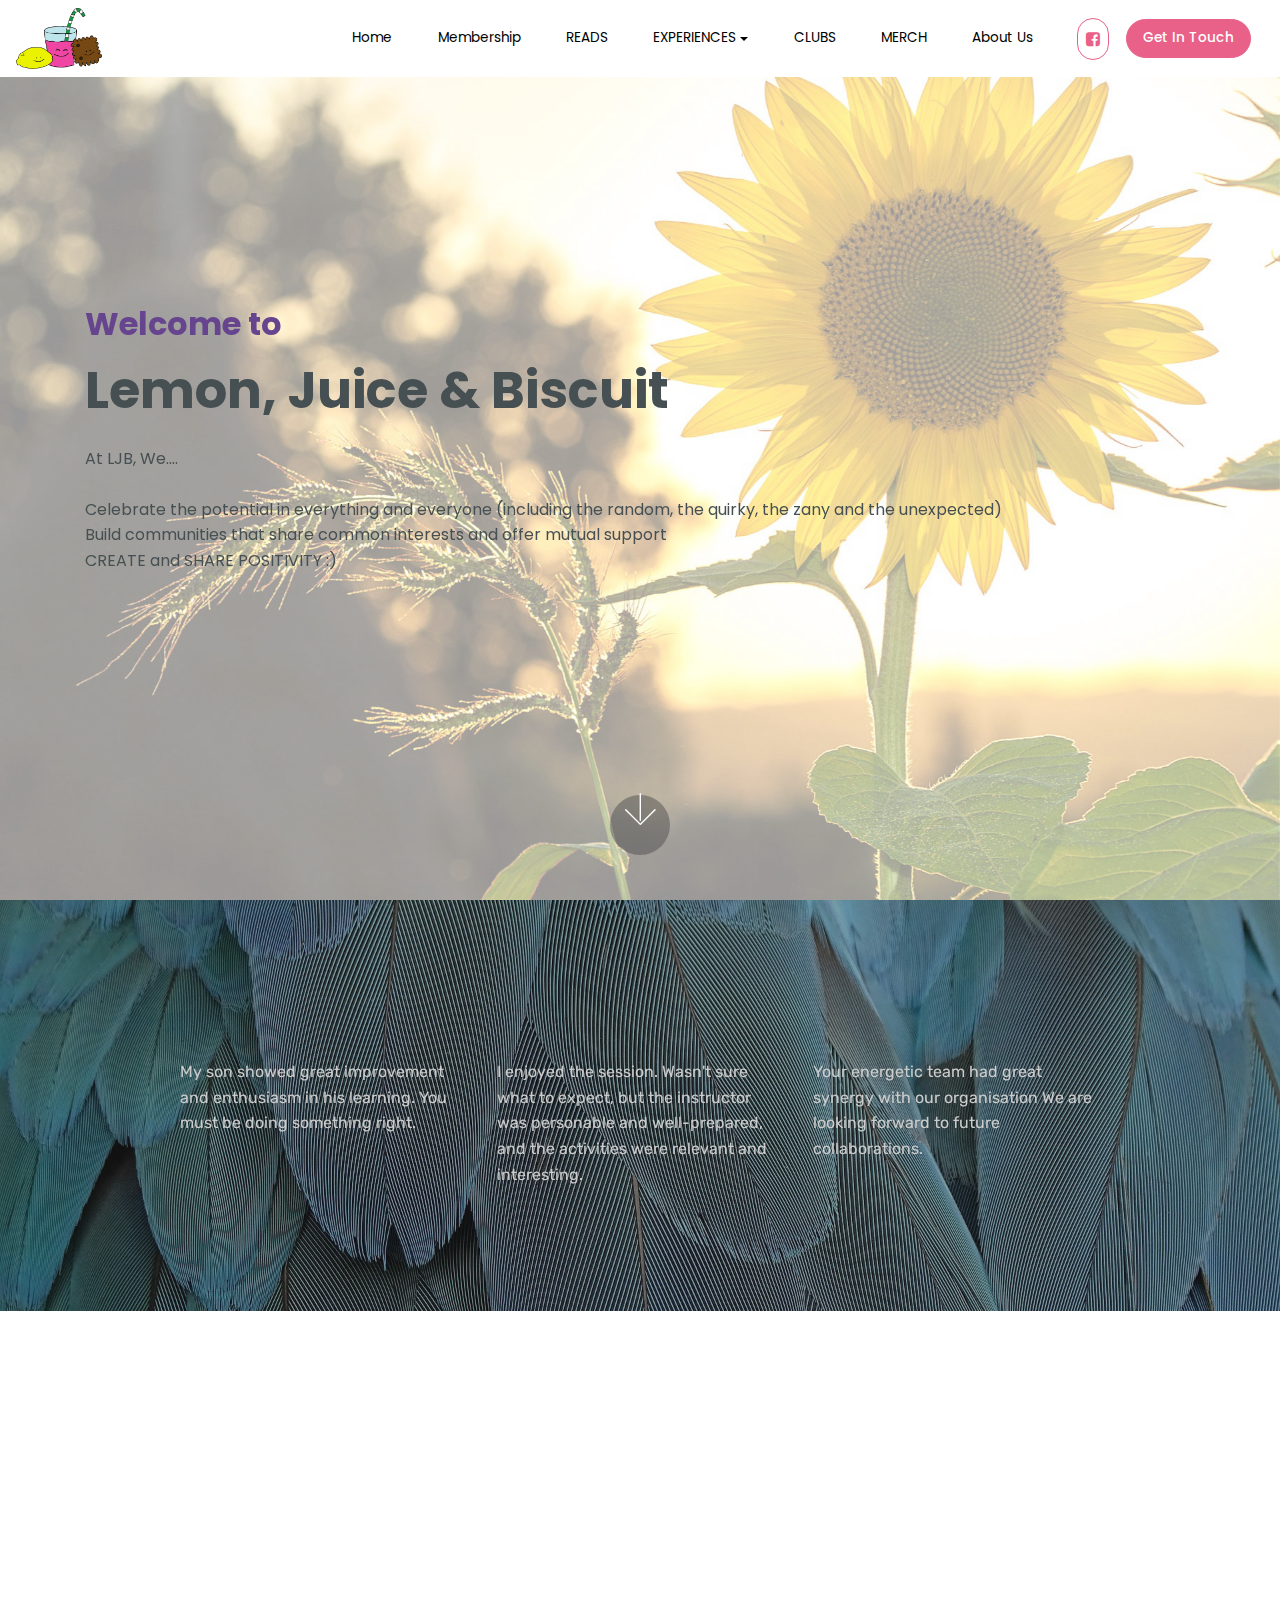
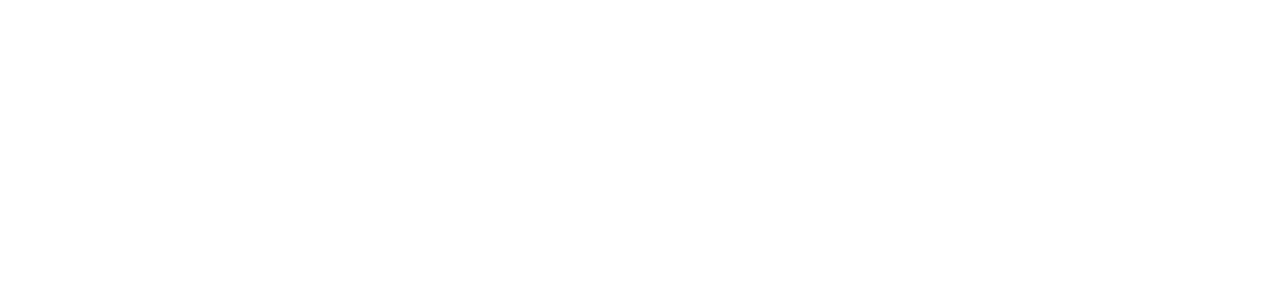
<file: index.html>
<!DOCTYPE html>
<html  >
<head>
  <!-- Site made with Mobirise Website Builder v4.10.7, https://mobirise.com -->
  <meta charset="UTF-8">
  <meta http-equiv="X-UA-Compatible" content="IE=edge">
  <meta name="generator" content="Mobirise v4.10.7, mobirise.com">
  <meta name="viewport" content="width=device-width, initial-scale=1, minimum-scale=1">
  <link rel="shortcut icon" href="assets/images/groupmascotscolour-copy-164x116.png" type="image/x-icon">
  <meta name="description" content="LJB is all about Creating and Sharing Positivity through community membership, experiences, merchandise, clubs and good reads. We endeavour to celebrate the potential in everything and everyone.

">
  
  <title>Home</title>
  <link rel="stylesheet" href="assets/web/assets/mobirise-icons/mobirise-icons.css">
  <link rel="stylesheet" href="assets/font-awesome/css/font-awesome.css">
  <link rel="stylesheet" href="assets/bootstrap/css/bootstrap.min.css">
  <link rel="stylesheet" href="assets/bootstrap/css/bootstrap-grid.min.css">
  <link rel="stylesheet" href="assets/bootstrap/css/bootstrap-reboot.min.css">
  <link rel="stylesheet" href="assets/shopping-cart/minicart-theme.css">
  <link rel="stylesheet" href="assets/animatecss/animate.min.css">
  <link rel="stylesheet" href="assets/dropdown/css/style.css">
  <link rel="stylesheet" href="assets/socicon/css/styles.css">
  <link rel="stylesheet" href="assets/theme/css/style.css">
  <link rel="stylesheet" href="assets/mobirise/css/mbr-additional.css" type="text/css">
  
  
  
</head>
<body>
<script>var shopcartSettings = {"shopcart_top_offset":120,"side_offset":20,"site_width":1150,"shopcart_icon_color":"#FFFFFF","shopcart_back_color":"#000000","shopcart_icon_size":30,"sc_count_color":"#FFFFFF","sc_count_back_color":"#F97352","sc_count_size":12,"checkout_button":"Check out with"};</script>
  <section class="menu cid-ryDwY3BYLG" once="menu" id="menu2-1o">

    
    

    <nav class="navbar navbar-dropdown navbar-fixed-top navbar-expand-lg">
        <div class="navbar-brand">
            <span class="navbar-logo">
                <a href="https://mobirise.com">
                    <img src="assets/images/groupmascotscolour-copy-164x116.png" alt="Mobirise" title="" style="height: 3.8rem;">
                </a>
            </span>
            
        </div>
        <button class="navbar-toggler" type="button" data-toggle="collapse" data-target="#navbarSupportedContent" aria-controls="navbarNavAltMarkup" aria-expanded="false" aria-label="Toggle navigation">
            <div class="hamburger">
                <span></span>
                <span></span>
                <span></span>
                <span></span>
            </div>
        </button>
      <div class="collapse navbar-collapse" id="navbarSupportedContent">
            <ul class="navbar-nav nav-dropdown" data-app-modern-menu="true"><li class="nav-item">
                    <a class="nav-link link text-black display-4" href="index.html">
                        Home
                    </a>
                </li>
                <li class="nav-item">
                    <a class="nav-link link text-black display-4" href="membership.html">
                        Membership</a>
                </li><li class="nav-item"><a class="nav-link link text-black display-4" href="https://lemonjuiceandbiscuit.tumblr.com/" target="_blank">
                        READS</a></li>
                <li class="nav-item dropdown">
                    <a class="nav-link link text-black dropdown-toggle display-4" href="forall.html" aria-expanded="true">EXPERIENCES</a><div class="dropdown-menu"><a class="text-black dropdown-item display-4" href="index.html" aria-expanded="false">New Item</a></div><div class="dropdown-menu"><a class="text-black dropdown-item display-4" href="forall.html" aria-expanded="false">Events for Everyone</a><a class="text-black dropdown-item display-4" href="schools.html">Events for Schools</a><a class="text-black dropdown-item display-4" href="corporate.html" aria-expanded="false">Events for Corporates</a></div>
                </li><li class="nav-item"><a class="nav-link link text-black display-4" href="clubs.html">CLUBS</a></li><li class="nav-item"><a class="nav-link link text-black display-4" href="shop.html">MERCH</a></li>
                <li class="nav-item">
                    <a class="nav-link link text-black display-4" href="about.html">About Us</a>
                </li></ul>
            <div class="icons-menu">
              <div class="soc-item">
                <a href="http://www.facebook.com/ljbonline" target="_blank">
                  <span class="mbr-iconfont fa-facebook-square fa"></span>
                </a>
              </div>
              
              
              
              
              
            </div>
            <div class="navbar-buttons mbr-section-btn"><a class="btn btn-sm btn-info display-4" href="index.html#form3-1p">
                  Get In Touch
                </a></div>
      </div>
    </nav>
</section>

<section class="header4 cid-rysZqCX41e mbr-fullscreen mbr-parallax-background" id="header4-c">

    

    <div class="mbr-overlay" style="opacity: 0.6; background-color: rgb(255, 255, 255);">
    </div>

    <div class="container">
        <div class="row  align-items-center">
            <div class="col-md-12">
                <h3 class="mbr-fonts-style mbr-section-subtitle mbr-bold align-left display-2">Welcome to</h3>
                 <h1 class="mbr-section-title align-left py-2 mbr-bold mbr-fonts-style display-1">Lemon, Juice &amp; Biscuit</h1>
                <p class="mbr-text align-left py-2 mbr-fonts-style display-5">At LJB, We....<br><br>Celebrate the potential in everything and everyone (including the random, the quirky, the zany and the unexpected)<br>Build communities that share common interests and offer mutual support<br>CREATE and SHARE POSITIVITY :)<br></p>
                
                 
            </div>
        </div>
    </div>
    
    <div class="mbr-arrow hidden-sm-down" aria-hidden="true">
        <a href="#next">
            <i class="mbri-down mbr-iconfont"></i>
        </a>
    </div> 
</section>

<section class="carousel slide testimonials-slider cid-ryDAvmAdxk" data-interval="false" id="testimonials-slider2-1s">
    
    

    <div class="mbr-overlay" style="opacity: 0.4; background-color: rgb(35, 35, 35);">
    </div>

    <div class="container text-center">
        
        <h3 class="mbr-section-subtitle mbr-fonts-style align-left display-5">Positive Press</h3>

        <h2 class="mbr-fonts-style mbr-section-title align-left mbr-white display-2">
            They Say
        </h2>

        <div class="carousel slide pt-4" role="listbox" data-pause="true" data-keyboard="false" data-ride="carousel" data-interval="5000">
            <div class="carousel-inner">
                
            <div class="carousel-item">
                    <div class="row justify-content-center">
                        <div class="col-md-4">                          
                            <div class="mbr-text mbr-fonts-style align-left display-7">
                                 My son showed great improvement and enthusiasm in his learning. You must be doing something right.&nbsp;</div>
                            <h4 class="mbr-fonts-style signature mbr-bold pt-3 align-left display-5"><strong>— Josephine</strong></h4>                   
                            <h5 class="desk mbr-fonts-style pt-3 align-left display-5">Parent</h5>
                        </div>

                        <div class="col-md-4 d-none d-md-block">
                            <div class="mbr-text mbr-fonts-style align-left display-7">
                                 I enjoyed the session. Wasn't sure what to expect, but the instructor was personable and well-prepared, and the activities were relevant and interesting.&nbsp;</div>
                            <h4 class="mbr-fonts-style signature mbr-bold pt-3 align-left display-5">— Wee Kiang</h4>       
                            <h5 class="desk mbr-fonts-style pt-3 align-left display-5">Workshop Participant</h5>            
                        </div>
                        
                        <div class="col-md-4 d-none d-md-block">
                            <div class="mbr-text mbr-fonts-style align-left display-7">Your energetic team had great synergy with our organisation We are looking forward to future collaborations.&nbsp;</div>
                            <h4 class="mbr-fonts-style signature mbr-bold pt-3 align-left display-5"><strong>— Jane</strong></h4>
                            <h5 class="desk mbr-fonts-style pt-3 align-left display-5">Business Partner</h5>                    
                        </div>
                    </div>
                </div><div class="carousel-item">
                    <div class="row justify-content-center">
                        <div class="col-md-4">                          
                            <div class="mbr-text mbr-fonts-style align-left display-7">
                                 Thank you for going above and beyond for the students. I hope they appreciate the blood, sweat and tears!</div>
                            <h4 class="mbr-fonts-style signature mbr-bold pt-3 align-left display-5"><strong>— Isabel</strong></h4>                   
                            <h5 class="desk mbr-fonts-style pt-3 align-left display-5">&nbsp;Club Teacher i/c</h5>
                        </div>

                        <div class="col-md-4 d-none d-md-block">
                            <div class="mbr-text mbr-fonts-style align-left display-7">
                                 Excellent, reliable and timely content and facilitation rendered each time we engage your services.</div>
                            <h4 class="mbr-fonts-style signature mbr-bold pt-3 align-left display-5"><strong>— Liza</strong></h4>       
                            <h5 class="desk mbr-fonts-style pt-3 align-left display-5">Head of Department</h5>            
                        </div>
                        
                        <div class="col-md-4 d-none d-md-block">
                            <div class="mbr-text mbr-fonts-style align-left display-7">Our staff had many takeaways after the session. Thanks to your team for the good work!</div>
                            <h4 class="mbr-fonts-style signature mbr-bold pt-3 align-left display-5"><strong>— Jeffery</strong></h4>
                            <h5 class="desk mbr-fonts-style pt-3 align-left display-5">HR Executive<br><br></h5>                    
                        </div>
                    </div>
                </div></div>

            <div class="carousel-controls">
                <a class="carousel-control-prev" role="button" data-slide="prev">
                  <span aria-hidden="true" class="mbri-left mbr-iconfont"></span>
                  <span class="sr-only">Previous</span>
                </a>
                
                <a class="carousel-control-next" role="button" data-slide="next">
                  <span aria-hidden="true" class="mbri-right mbr-iconfont"></span>
                  <span class="sr-only">Next</span>
                </a>
            </div>
        </div>
    </div>
</section>

<section class="form3 cid-ryDxKn07Gb" id="form3-1p">

    

    
    <div class="container">
        <div class="row justify-content-center">
            <div class="form-1 col-md-10 col-lg-8">
                <h2 class="mbr-fonts-style mbr-fonts-style mbr-section-title align-center display-2">
                    Get In Touch
                </h2>
                <h3 class="mbr-fonts-style mbr-fonts-style mbr-section-subtitle align-center display-5">
                    We're glad to be able to assist!</h3>
                <div class="form-wrap pt-4" data-form-type="formoid">
                <!---Formbuilder Form--->
                    <form action="https://mobirise.com/" method="POST" class="mbr-form form-with-styler" data-form-title="My Mobirise Form"><input type="hidden" name="email" data-form-email="true" value="7QRK1xqrCaoVztb4bT/v6urEkpPV0Uu96yf8jk2kiTkViHNu9luqVn5icvRbHPOt4kGTv1GaQMFYc3BPH+lfq64BPEhis5uR7nmX0mRftumj/tJ15qmX+LdRJbJ2qHJF">
                        <div class="row">
                            <div hidden="hidden" data-form-alert="" class="alert alert-success col-12">Thank you for contacting us!  We will get back to you within 5 days.</div>
                            <div hidden="hidden" data-form-alert-danger="" class="alert alert-danger col-12"></div>
                        </div>
                        <div class="dragArea row">
                            <div data-for="name" class="col-lg-6  mb-3 form-group">
                                <input type="text" name="name" placeholder="Your Name*" data-form-field="Name" class="form-control input display-7" required="required" id="name-form3-1p">
                            </div>
                            <div data-for="lastname" class="col-lg-6  mb-3 form-group">
                                    <input type="text" name="lastname" placeholder="Organisation" data-form-field="Last Name" class="form-control input display-7" id="lastname-form3-1p">
                            </div>
                            <div data-for="email" class="col-lg-6  mb-3 form-group">
                                    <input type="email" name="email" placeholder="Email*" data-form-field="Email" class="form-control input display-7" required="required" id="email-form3-1p">
                            </div>
                            <div data-for="phone" class="col-lg-6  mb-3 form-group">
                                    <input type="text" name="phone" placeholder="Phone" data-form-field="Phone" class="form-control input display-7" id="phone-form3-1p">
                            </div>
                            <div class="col-md-12  mb-2 form-group" data-for="message">
                                    <textarea name="message" placeholder="Message" data-form-field="Message" class="form-control input display-7" id="message-form3-1p"></textarea>
                            </div>
                            <div class="col-md-12 input-group-btn  mt-2 align-left">
                            <button type="submit" class="btn btn-form btn-bgr btn-primary display-4">Send Message</button>
                            </div>
                        </div>
                    </form><!---Formbuilder Form--->
                </div>
            </div>
        </div>
   </div>
</section>


  <script src="assets/web/assets/jquery/jquery.min.js"></script>
  <script src="assets/popper/popper.min.js"></script>
  <script src="assets/bootstrap/js/bootstrap.min.js"></script>
  <script src="assets/shopping-cart/minicart.js"></script>
  <script src="assets/shopping-cart/jquery.easing.min.js"></script>
  <script src="assets/shopping-cart/minicart-customizer.js"></script>
  <script src="assets/playervimeo/vimeo_player.js"></script>
  <script src="assets/parallax/jarallax.min.js"></script>
  <script src="assets/viewportchecker/jquery.viewportchecker.js"></script>
  <script src="assets/bootstrapcarouselswipe/bootstrap-carousel-swipe.js"></script>
  <script src="assets/mbr-testimonials-slider/mbr-testimonials-slider.js"></script>
  <script src="assets/dropdown/js/script.min.js"></script>
  <script src="assets/touchswipe/jquery.touch-swipe.min.js"></script>
  <script src="assets/smoothscroll/smooth-scroll.js"></script>
  <script src="assets/theme/js/script.js"></script>
  <script src="assets/formoid/formoid.min.js"></script>
  
  
 <div id="scrollToTop" class="scrollToTop mbr-arrow-up"><a style="text-align: center;"><i class="mbr-arrow-up-icon mbr-arrow-up-icon-cm cm-icon cm-icon-smallarrow-up"></i></a></div>
    <input name="animation" type="hidden">
  </body>
</html>
</file>
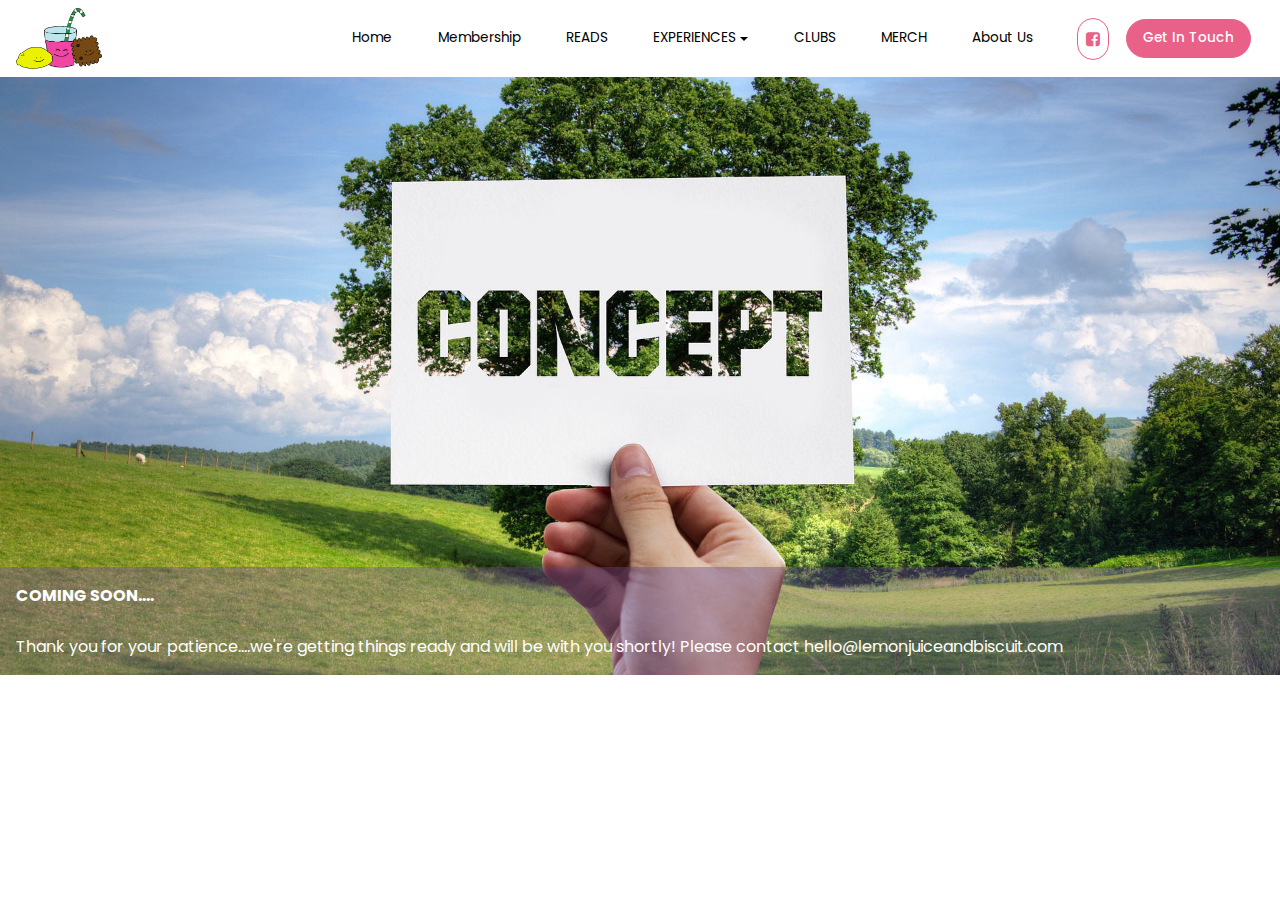
<file:  comingsoon.html>
<!DOCTYPE html>
<html  >
<head>
  <!-- Site made with Mobirise Website Builder v4.10.7, https://mobirise.com -->
  <meta charset="UTF-8">
  <meta http-equiv="X-UA-Compatible" content="IE=edge">
  <meta name="generator" content="Mobirise v4.10.7, mobirise.com">
  <meta name="viewport" content="width=device-width, initial-scale=1, minimum-scale=1">
  <link rel="shortcut icon" href="assets/images/groupmascotscolour-copy-164x116.png" type="image/x-icon">
  <meta name="description" content="">
  
  <title>Coming Soon</title>
  <link rel="stylesheet" href="assets/font-awesome/css/font-awesome.css">
  <link rel="stylesheet" href="assets/bootstrap/css/bootstrap.min.css">
  <link rel="stylesheet" href="assets/bootstrap/css/bootstrap-grid.min.css">
  <link rel="stylesheet" href="assets/bootstrap/css/bootstrap-reboot.min.css">
  <link rel="stylesheet" href="assets/shopping-cart/minicart-theme.css">
  <link rel="stylesheet" href="assets/animatecss/animate.min.css">
  <link rel="stylesheet" href="assets/socicon/css/styles.css">
  <link rel="stylesheet" href="assets/dropdown/css/style.css">
  <link rel="stylesheet" href="assets/theme/css/style.css">
  <link rel="stylesheet" href="assets/mobirise/css/mbr-additional.css" type="text/css">
  
  
  
</head>
<body>
<script>var shopcartSettings = {"shopcart_top_offset":120,"side_offset":20,"site_width":1150,"shopcart_icon_color":"#FFFFFF","shopcart_back_color":"#000000","shopcart_icon_size":30,"sc_count_color":"#FFFFFF","sc_count_back_color":"#F97352","sc_count_size":12,"checkout_button":"Check out with"};</script>
  <section class="menu cid-ryDwY3BYLG" once="menu" id="menu2-1s">

    
    

    <nav class="navbar navbar-dropdown navbar-fixed-top navbar-expand-lg">
        <div class="navbar-brand">
            <span class="navbar-logo">
                <a href="https://mobirise.com">
                    <img src="assets/images/groupmascotscolour-copy-164x116.png" alt="Mobirise" title="" style="height: 3.8rem;">
                </a>
            </span>
            
        </div>
        <button class="navbar-toggler" type="button" data-toggle="collapse" data-target="#navbarSupportedContent" aria-controls="navbarNavAltMarkup" aria-expanded="false" aria-label="Toggle navigation">
            <div class="hamburger">
                <span></span>
                <span></span>
                <span></span>
                <span></span>
            </div>
        </button>
      <div class="collapse navbar-collapse" id="navbarSupportedContent">
            <ul class="navbar-nav nav-dropdown" data-app-modern-menu="true"><li class="nav-item">
                    <a class="nav-link link text-black display-4" href="index.html">
                        Home
                    </a>
                </li>
                <li class="nav-item">
                    <a class="nav-link link text-black display-4" href="membership.html">
                        Membership</a>
                </li><li class="nav-item"><a class="nav-link link text-black display-4" href="https://lemonjuiceandbiscuit.tumblr.com/" target="_blank">
                        READS</a></li>
                <li class="nav-item dropdown open">
                    <a class="nav-link link text-black dropdown-toggle display-4" href="forall.html" aria-expanded="true">EXPERIENCES</a><div class="dropdown-menu"><a class="text-black dropdown-item display-4" href="index.html" aria-expanded="false">New Item</a></div><div class="dropdown-menu"><a class="text-black dropdown-item display-4" href="forall.html" aria-expanded="false">Events for Everyone</a><a class="text-black dropdown-item display-4" href="schools.html">Events for Schools</a><a class="text-black dropdown-item display-4" href="corporate.html" aria-expanded="false">Events for Corporates</a></div>
                </li><li class="nav-item"><a class="nav-link link text-black display-4" href="clubs.html">CLUBS</a></li><li class="nav-item"><a class="nav-link link text-black display-4" href="shop.html">MERCH</a></li>
                <li class="nav-item">
                    <a class="nav-link link text-black display-4" href="about.html">About Us</a>
                </li></ul>
            <div class="icons-menu">
              <div class="soc-item">
                <a href="http://www.facebook.com/ljbonline" target="_blank">
                  <span class="mbr-iconfont fa-facebook-square fa"></span>
                </a>
              </div>
              
              
              
              
              
            </div>
            <div class="navbar-buttons mbr-section-btn"><a class="btn btn-sm btn-info display-4" href="index.html#form3-1p">
                  Get In Touch
                </a></div>
      </div>
    </nav>
</section>

<section class="image1 cid-rzKyq8wb7L" id="image1-1t">
    <!-- Block parameters controls (Blue "Gear" panel) -->
    
    <!-- End block parameters -->
    <figure class="mbr-figure">
        <div class="image-block" style="width: 50%;">
            <img src="assets/images/mbr-1920x1013.jpg" alt="" title="">
            <div class="img-caption">
                <div class="mbr-overlay" style="opacity: 0.4; background-color: rgb(102, 69, 142);">
                </div>
                <p class="mbr-text mbr-fonts-style align-left mbr-white display-5"><strong>
                    COMING SOON....</strong><br><br>Thank you for your patience....we're getting things ready and will be with you shortly! Please contact hello@lemonjuiceandbiscuit.com</p>
            </div>
        </div>
    </figure>
</section>


  <script src="assets/web/assets/jquery/jquery.min.js"></script>
  <script src="assets/popper/popper.min.js"></script>
  <script src="assets/bootstrap/js/bootstrap.min.js"></script>
  <script src="assets/smoothscroll/smooth-scroll.js"></script>
  <script src="assets/shopping-cart/minicart.js"></script>
  <script src="assets/shopping-cart/jquery.easing.min.js"></script>
  <script src="assets/shopping-cart/minicart-customizer.js"></script>
  <script src="assets/touchswipe/jquery.touch-swipe.min.js"></script>
  <script src="assets/viewportchecker/jquery.viewportchecker.js"></script>
  <script src="assets/dropdown/js/script.min.js"></script>
  <script src="assets/theme/js/script.js"></script>
  
  
 <div id="scrollToTop" class="scrollToTop mbr-arrow-up"><a style="text-align: center;"><i class="mbr-arrow-up-icon mbr-arrow-up-icon-cm cm-icon cm-icon-smallarrow-up"></i></a></div>
    <input name="animation" type="hidden">
  </body>
</html>
</file>
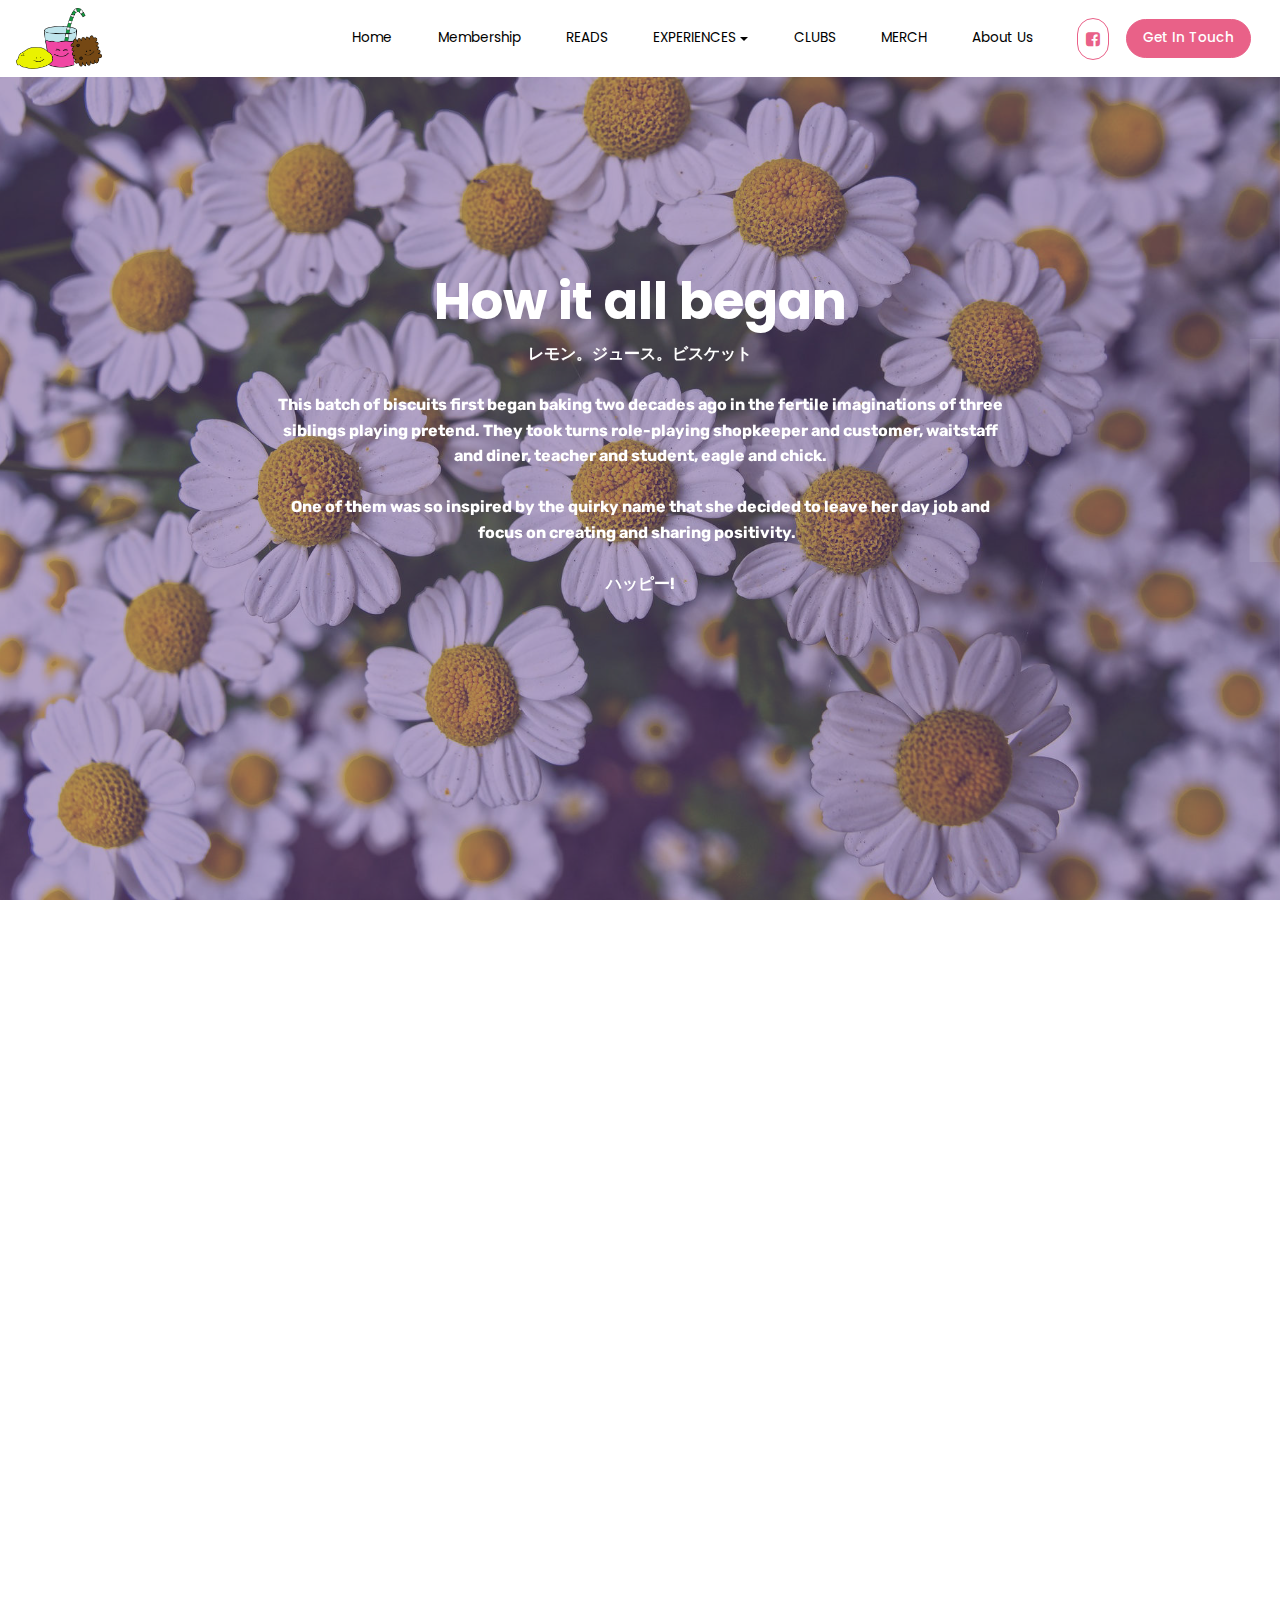
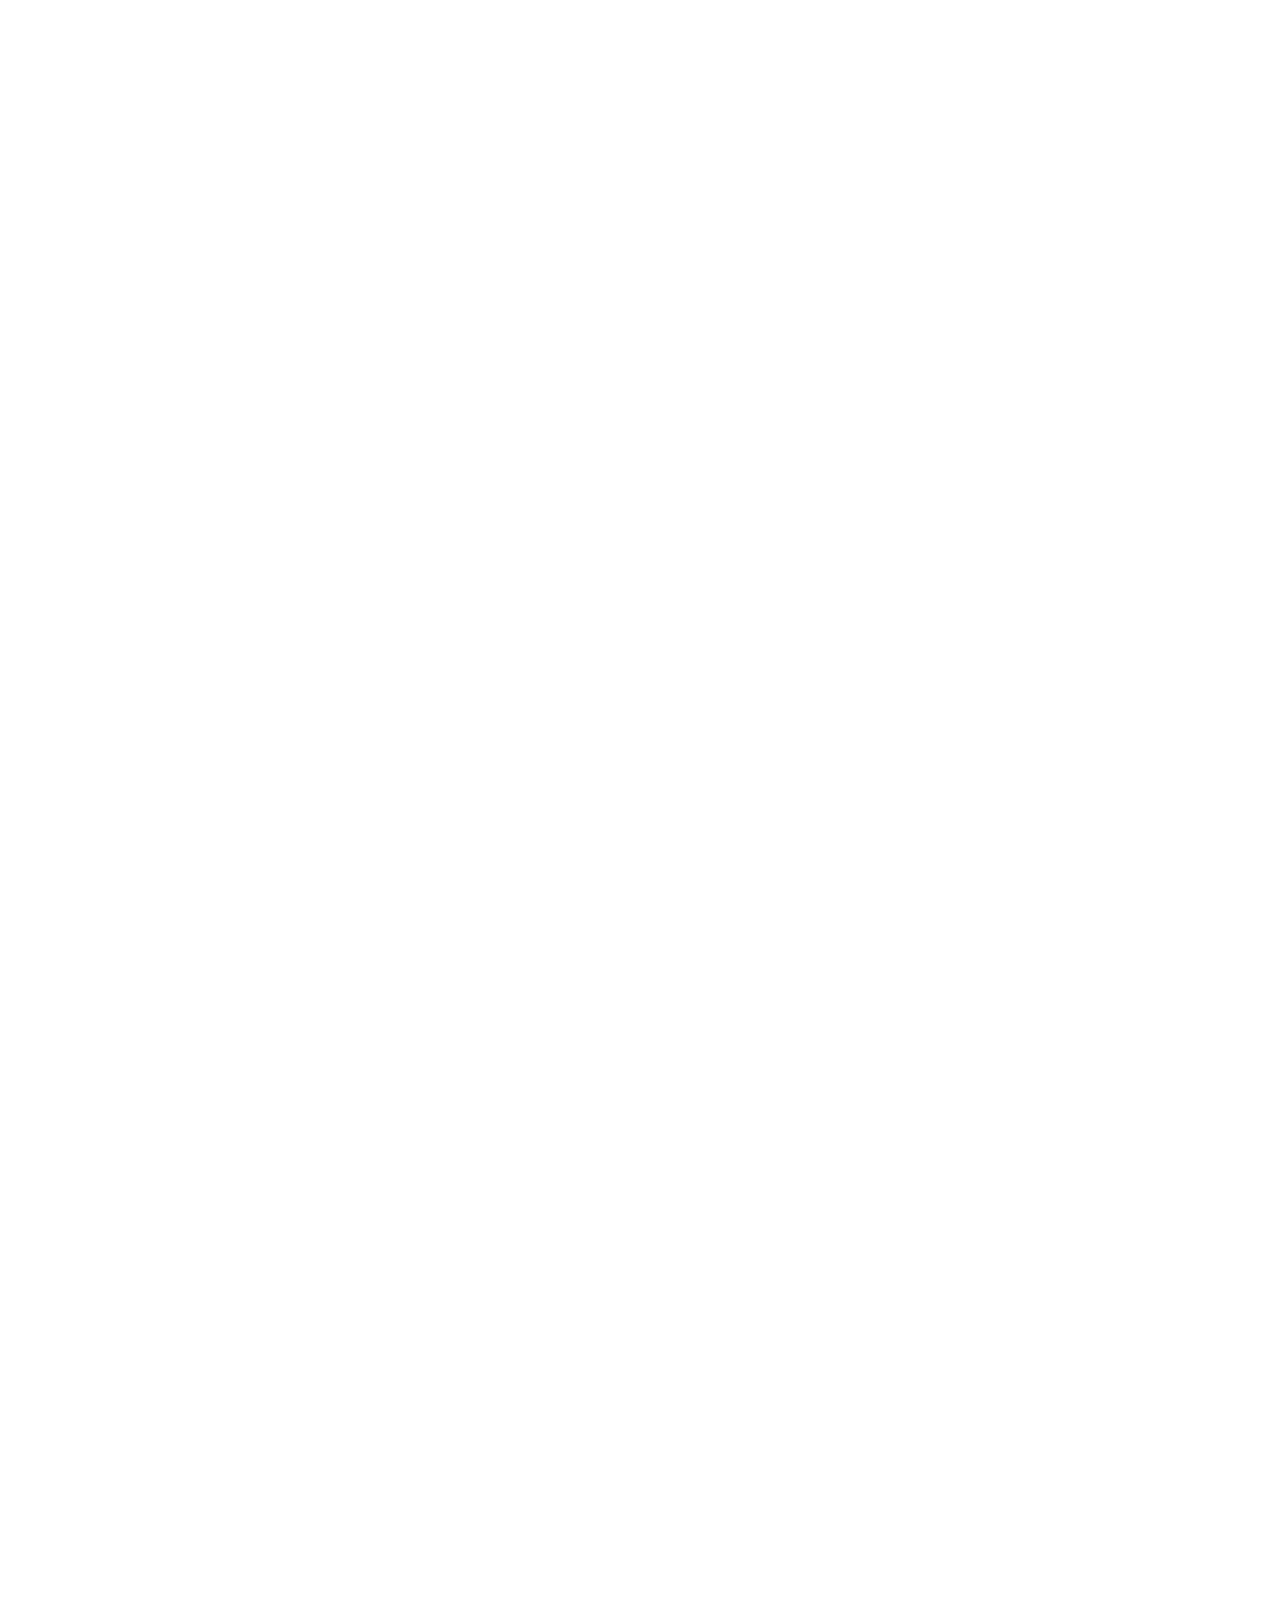
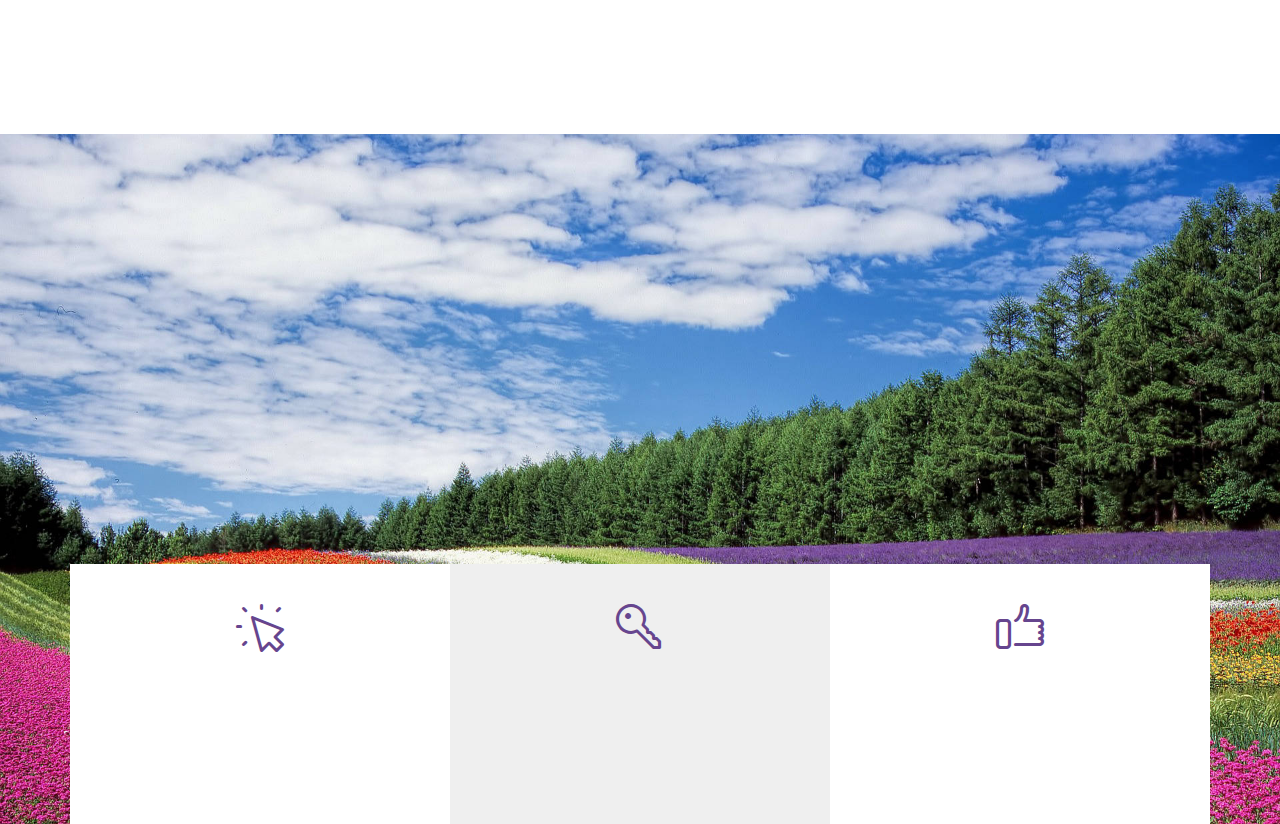
<file: about.html>
<!DOCTYPE html>
<html  >
<head>
  <!-- Site made with Mobirise Website Builder v4.10.7, https://mobirise.com -->
  <meta charset="UTF-8">
  <meta http-equiv="X-UA-Compatible" content="IE=edge">
  <meta name="generator" content="Mobirise v4.10.7, mobirise.com">
  <meta name="viewport" content="width=device-width, initial-scale=1, minimum-scale=1">
  <link rel="shortcut icon" href="assets/images/groupmascotscolour-copy-164x116.png" type="image/x-icon">
  <meta name="description" content="A little background, history and feedback, plus meet the enthusiastic team ">
  
  <title>About Us</title>
  <link rel="stylesheet" href="assets/web/assets/mobirise-icons-bold/mobirise-icons-bold.css">
  <link rel="stylesheet" href="assets/bootstrap-material-design-font/css/material.css">
  <link rel="stylesheet" href="assets/web/assets/mobirise-icons/mobirise-icons.css">
  <link rel="stylesheet" href="assets/font-awesome/css/font-awesome.css">
  <link rel="stylesheet" href="assets/bootstrap/css/bootstrap.min.css">
  <link rel="stylesheet" href="assets/bootstrap/css/bootstrap-grid.min.css">
  <link rel="stylesheet" href="assets/bootstrap/css/bootstrap-reboot.min.css">
  <link rel="stylesheet" href="assets/dropdown/css/style.css">
  <link rel="stylesheet" href="assets/animatecss/animate.min.css">
  <link rel="stylesheet" href="assets/shopping-cart/minicart-theme.css">
  <link rel="stylesheet" href="assets/socicon/css/styles.css">
  <link rel="stylesheet" href="assets/theme/css/style.css">
  <link rel="stylesheet" href="assets/mobirise/css/mbr-additional.css" type="text/css">
  
  
  
</head>
<body>
<script>var shopcartSettings = {"shopcart_top_offset":120,"side_offset":20,"site_width":1150,"shopcart_icon_color":"#FFFFFF","shopcart_back_color":"#000000","shopcart_icon_size":30,"sc_count_color":"#FFFFFF","sc_count_back_color":"#F97352","sc_count_size":12,"checkout_button":"Check out with"};</script>
  <section class="menu cid-ryDwY3BYLG" once="menu" id="menu2-1o">

    
    

    <nav class="navbar navbar-dropdown navbar-fixed-top navbar-expand-lg">
        <div class="navbar-brand">
            <span class="navbar-logo">
                <a href="https://mobirise.com">
                    <img src="assets/images/groupmascotscolour-copy-164x116.png" alt="Mobirise" title="" style="height: 3.8rem;">
                </a>
            </span>
            
        </div>
        <button class="navbar-toggler" type="button" data-toggle="collapse" data-target="#navbarSupportedContent" aria-controls="navbarNavAltMarkup" aria-expanded="false" aria-label="Toggle navigation">
            <div class="hamburger">
                <span></span>
                <span></span>
                <span></span>
                <span></span>
            </div>
        </button>
      <div class="collapse navbar-collapse" id="navbarSupportedContent">
            <ul class="navbar-nav nav-dropdown" data-app-modern-menu="true"><li class="nav-item">
                    <a class="nav-link link text-black display-4" href="index.html">
                        Home
                    </a>
                </li>
                <li class="nav-item">
                    <a class="nav-link link text-black display-4" href="membership.html">
                        Membership</a>
                </li><li class="nav-item"><a class="nav-link link text-black display-4" href="https://lemonjuiceandbiscuit.tumblr.com/" target="_blank">
                        READS</a></li>
                <li class="nav-item dropdown open">
                    <a class="nav-link link text-black dropdown-toggle display-4" href="forall.html" aria-expanded="true">EXPERIENCES</a><div class="dropdown-menu"><a class="text-black dropdown-item display-4" href="index.html" aria-expanded="false">New Item</a></div><div class="dropdown-menu"><a class="text-black dropdown-item display-4" href="forall.html" aria-expanded="false">Events for Everyone</a><a class="text-black dropdown-item display-4" href="schools.html">Events for Schools</a><a class="text-black dropdown-item display-4" href="corporate.html" aria-expanded="false">Events for Corporates</a></div>
                </li><li class="nav-item"><a class="nav-link link text-black display-4" href="clubs.html">CLUBS</a></li><li class="nav-item"><a class="nav-link link text-black display-4" href="shop.html">MERCH</a></li>
                <li class="nav-item">
                    <a class="nav-link link text-black display-4" href="about.html">About Us</a>
                </li></ul>
            <div class="icons-menu">
              <div class="soc-item">
                <a href="http://www.facebook.com/ljbonline" target="_blank">
                  <span class="mbr-iconfont fa-facebook-square fa"></span>
                </a>
              </div>
              
              
              
              
              
            </div>
            <div class="navbar-buttons mbr-section-btn"><a class="btn btn-sm btn-info display-4" href="index.html#form3-1p">
                  Get In Touch
                </a></div>
      </div>
    </nav>
</section>

<section class="header9 cid-ryDaPLvZRl mbr-fullscreen mbr-parallax-background" id="header9-1i">

    

    <div class="mbr-overlay" style="opacity: 0.5; background-color: rgb(102, 69, 142);">
    </div>

    <div class="animated-text-background display-1" style="color: rgb(239, 239, 239); opacity: 0.1; font-size: 20rem;">
        <span class="animated-element" data-word="LJB" data-speed="75">
        </span>
    </div>
    <div class="container">
        <div class="row justify-content-center">
            <div class="col-md-10 col-lg-8 align-center mbr-white">
                
                <h1 class="mbr-section-title mbr-bold mbr-fonts-style display-1">How it all began</h1>
                <p class="mbr-text pb-3 mbr-fonts-style display-7"><strong>レモン。ジュース。ビスケット<br><br>This batch of biscuits first began baking two decades ago in the fertile imaginations of three siblings playing pretend. They took turns role-playing shopkeeper and customer, waitstaff and diner, teacher and student, eagle and chick.<br><br> One of them was so inspired by the quirky name that she decided to leave her day job and focus on creating and sharing positivity. &nbsp;<br><br>ハッピー!</strong></p>
                
            </div>
        </div>
    </div>
    
</section>

<section class="teams1 cid-ryD2HNSxwn" id="teams1-1f">

    

    
    <div class="container">
        <h2 class="mbr-section-title mbr-fonts-style align-left mbr-black display-2">
            Meet Team LJB&nbsp;</h2>
        <h3 class="mbr-section-subtitle mbr-fonts-style align-left pt-2 display-5"><strong>Enthusiastic. Personable. Full of Possibilities.&nbsp;</strong></h3>
        <div class="row justify-content-center flip-card pt-4">
            <div class="col-md-6 col-lg-3 card-wrap">
                <div class="image-wrap">
                    <img src="assets/images/disneyln-500x667.jpeg" alt="" title="">
                    <div class="social-media align-center">
                        <ul>
                            <li>
                                <a class="icon-transition" href="mailto:lineng@lemonjuiceandbiscuit.com">
                                    <span class="mbr-iconfont mbr-black mdi-communication-email"></span>
                                </a>
                            </li>
                            
                            
                            
                            
                            
                        </ul>
                    </div>
                    <div class="img-overlay"></div>
                </div>
                <h4 class="mbr-fonts-style mbr-name align-left pt-4 mbr-bold display-5">
                    Li Neng&nbsp;</h4>
                <h5 class="mbr-fonts-style mbr-role align-left pt-2 display-4">Chief Instigator</h5>
                <p class="mbr-fonts-style mbr-text align-left pt-1 display-7">
                      Li Neng dabbles in whatever brings joy or an a-ha! moment. Meeting inspiring and creative folk across the globe has strengthened her resolve to help make life a richer, experience for anyone who desires it.
                </p>
            </div>
            <div class="col-md-6 col-lg-3 card-wrap">
                <div class="image-wrap">
                    <img src="assets/images/joshua-510x510.jpg" alt="" title="">
                    <div class="img-overlay"></div>
                    <div class="social-media align-center">
                        <ul>
                            <li>
                                <a class="icon-transition" href="mailto:hello@lemonjuiceandbiscuit.com">
                                    <span class="mbr-iconfont mbr-black mdi-communication-email"></span>
                                </a>
                            </li>
                            
                            
                            
                            
                            
                        </ul>    
                    </div>
                </div>
                <h4 class="mbr-fonts-style mbr-name align-left pt-4 mbr-bold display-5">
                    Joshua</h4>
                <h5 class="mbr-fonts-style mbr-role align-left pt-2 display-4">People Energiser</h5>
                <p class="mbr-fonts-style mbr-text align-left pt-1 display-7">Joshua likes coffee, heading to the beach and genuine communication. He believes that everyone has potential waiting to be realised, and that fun and discipline can co-exist. Come join him in staging the greatest show/<br>performance of all -- LIFE.</p>
            </div>
            <div class="col-md-6 col-lg-3 card-wrap">
                <div class="image-wrap">
                    <img src="assets/images/nicole-1-510x765.jpeg" alt="" title="">
                    <div class="img-overlay"></div>
                    <div class="social-media align-center">
                        <ul>
                            <li>
                                <a class="icon-transition" href="mailto:hello@lemonjuiceandbiscuit.com">
                                    <span class="mbr-iconfont mbr-black mdi-communication-email"></span>
                                </a>
                            </li>
                            
                            
                            
                            
                            
                        </ul>
                    </div>
                </div>
                <h4 class="mbr-fonts-style mbr-name align-left pt-4 mbr-bold display-5">
                    Nicole</h4>
                <h5 class="mbr-fonts-style mbr-role align-left pt-2 display-4">Clan Champion</h5>
                <p class="mbr-fonts-style mbr-text align-left pt-1 display-7">
                      Nicole's children bring her much happiness, which is probably why her passion lies in helping families develop stronger ties and become happier and healthier tribes. She advocates lifelong learning and transforming lives through pedagogy and technology. 
                </p>
            </div>
            <div class="col-md-6 col-lg-3 card-wrap">
                <div class="image-wrap">
                    <img src="assets/images/jennifer-510x510.png" alt="" title="">
                    <div class="img-overlay"></div>
                    <div class="social-media align-center">
                        <ul>
                            <li>
                                <a class="icon-transition" href="mailto:hello@lemonjuiceandbiscuit.com">
                                    <span class="mbr-iconfont mbr-black mdi-communication-email"></span>
                                </a>
                            </li>
                            
                            
                            
                            
                            
                        </ul>
                    </div>
                </div>
                <h4 class="mbr-fonts-style mbr-name align-left pt-4 mbr-bold display-5">Jennifer</h4>
                <h5 class="mbr-fonts-style mbr-role align-left pt-2 display-4">Happiness Designer</h5>
                <p class="mbr-fonts-style mbr-text align-left pt-1 display-7">
                      Jennifer thinks it's important to look on the bright side of life. She recommends playing with doggies, surrounding yourself with flowers and munching on egg tarts. She keeps busy with Eunike Design Studio, but is hatching plans to buy a cottage by the beach.
                </p>
            </div>
        </div>
    </div>
</section>

<section class="teams1 cid-ryD2JQSNhh" id="teams1-1g">

    

    
    <div class="container">
        
        
        <div class="row justify-content-center flip-card">
            <div class="col-md-6 col-lg-3 card-wrap">
                <div class="image-wrap">
                    <img src="assets/images/whatsapp-image-2019-08-12-at-23.06.50-510x340.jpg" alt="" title="">
                    <div class="social-media align-center">
                        <ul>
                            <li>
                                <a class="icon-transition" href="mailto:hello@lemonjuiceandbiscuit.com">
                                    <span class="mbr-iconfont mbr-black mdi-communication-email"></span>
                                </a>
                            </li>
                            
                            
                            
                            
                            
                        </ul>
                    </div>
                    <div class="img-overlay"></div>
                </div>
                <h4 class="mbr-fonts-style mbr-name align-left pt-4 mbr-bold display-5">
                    Vivian</h4>
                <h5 class="mbr-fonts-style mbr-role align-left pt-2 display-4">Dream Alchemist</h5>
                <p class="mbr-fonts-style mbr-text align-left pt-1 display-7">Vivian might be one of the most positive people you will ever meet. She hopes to make change in people's lives just by being herself. She shares this positivity through teaching, performing and whatever else she puts her heart into. She enjoys travelling, eating, and meeting people from all over the world.</p>
            </div>
            <div class="col-md-6 col-lg-3 card-wrap">
                <div class="image-wrap">
                    <img src="assets/images/whatsapp-image-2019-08-12-at-22.49.40-510x521.jpg" alt="" title="">
                    <div class="img-overlay"></div>
                    <div class="social-media align-center">
                        <ul>
                            <li>
                                <a class="icon-transition" href="mailto:hello@lemonjuiceandbiscuit.com">
                                    <span class="mbr-iconfont mbr-black mdi-communication-email"></span>
                                </a>
                            </li>
                            
                            
                            
                            
                            
                        </ul>    
                    </div>
                </div>
                <h4 class="mbr-fonts-style mbr-name align-left pt-4 mbr-bold display-5">
                    Flo</h4>
                <h5 class="mbr-fonts-style mbr-role align-left pt-2 display-4">Ringleader</h5>
                <p class="mbr-fonts-style mbr-text align-left pt-1 display-7">
                      Flo uses her amazing listening skills to shape and grow the interests, talents and ideas each individual already possesses. Life skills, food, travel, improv--you name it, our resident Cheshire Cat's done it.&nbsp;</p>
            </div>
            <div class="col-md-6 col-lg-3 card-wrap">
                <div class="image-wrap">
                    <img src="assets/images/img-8953-robert-510x456.jpg" alt="" title="">
                    <div class="img-overlay"></div>
                    <div class="social-media align-center">
                        <ul>
                            <li>
                                <a class="icon-transition" href="mailto:hello@lemonjuiceandbiscuit.com">
                                    <span class="mbr-iconfont mbr-black mdi-communication-email"></span>
                                </a>
                            </li>
                            
                            
                            
                            
                            
                        </ul>
                    </div>
                </div>
                <h4 class="mbr-fonts-style mbr-name align-left pt-4 mbr-bold display-5">
                    Robert</h4>
                <h5 class="mbr-fonts-style mbr-role align-left pt-2 display-4">Veteran Educator</h5>
                <p class="mbr-fonts-style mbr-text align-left pt-1 display-7">
                      You can always count on Robert for an interesting anecdote or a clever turn of phrase. This family man's former students (grandpas and grandmas themselves now) still fondly remember those jokes, facts and life lessons.
                </p>
            </div>
            <div class="col-md-6 col-lg-3 card-wrap">
                <div class="image-wrap">
                    <img src="assets/images/aldrin-510x680.jpeg" alt="" title="">
                    <div class="img-overlay"></div>
                    <div class="social-media align-center">
                        <ul>
                            <li>
                                <a class="icon-transition" href="mailto:hello@lemonjuiceandbiscuit.com">
                                    <span class="mbr-iconfont mbr-black mdi-communication-email"></span>
                                </a>
                            </li>
                            
                            
                            
                            
                            
                        </ul>
                    </div>
                </div>
                <h4 class="mbr-fonts-style mbr-name align-left pt-4 mbr-bold display-5">
                    Aldrin</h4>
                <h5 class="mbr-fonts-style mbr-role align-left pt-2 display-4">Philosopher-Doer</h5>
                <p class="mbr-fonts-style mbr-text align-left pt-1 display-7">
                      Aldrin is the founder of Teach a Man to Fish and Plant A Forest of Ideas. He has advised individuals and organisations on educational technology, knowledge management and design thinking. He plans to retire as a farmer-sailor-carpenter. 
                </p>
            </div>
        </div>
    </div>
</section>

<section class="teams1 cid-ryD3Itw34P" id="teams1-1h">

    

    
    <div class="container">
        
        
        <div class="row justify-content-center flip-card">
            <div class="col-md-6 col-lg-3 card-wrap">
                <div class="image-wrap">
                    <img src="assets/images/peng-510x681.jpeg" alt="" title="">
                    <div class="social-media align-center">
                        <ul>
                            <li>
                                <a class="icon-transition" href="mailto:hello@lemonjuiceandbiscuit.com">
                                    <span class="mbr-iconfont mbr-black mdi-communication-email"></span>
                                </a>
                            </li>
                            
                            
                            
                            
                            
                        </ul>
                    </div>
                    <div class="img-overlay"></div>
                </div>
                <h4 class="mbr-fonts-style mbr-name align-left pt-4 mbr-bold display-5">
                    PL</h4>
                <h5 class="mbr-fonts-style mbr-role align-left pt-2 display-4">Positive Experience Accomplice</h5>
                <p class="mbr-fonts-style mbr-text align-left pt-1 display-7">
                      Need a wingman at the club? A buddy at the gym or a dining companion? PL is your go-to guy. Big-hearted and a laugh a minute, he'll regale you with tales about pop culture, gaming, good eats and half marathons.
                </p>
            </div>
            <div class="col-md-6 col-lg-3 card-wrap">
                <div class="image-wrap">
                    <img src="assets/images/48da6746-8f3c-42cc-b5e6-181f52e77b53-1-510x679.jpeg" alt="" title="">
                    <div class="img-overlay"></div>
                    <div class="social-media align-center">
                        <ul>
                            <li>
                                <a class="icon-transition" href="mailto:hello@lemonjuiceandbiscuit.com">
                                    <span class="mbr-iconfont mbr-black mdi-communication-email"></span>
                                </a>
                            </li>
                            
                            
                            
                            
                            
                        </ul>    
                    </div>
                </div>
                <h4 class="mbr-fonts-style mbr-name align-left pt-4 mbr-bold display-5">
                    Madhavi</h4>
                <h5 class="mbr-fonts-style mbr-role align-left pt-2 display-4">Life Enthusiast</h5>
                <p class="mbr-fonts-style mbr-text align-left pt-1 display-7">Madhavi enjoys a good book, dreams of far-off worlds and of course a happy ending for everyone! She believes that with kindness, a little hope, a dash of self awareness and sprinklings of courage, anyone can move forward with their dreams.</p>
            </div>
            <div class="col-md-6 col-lg-3 card-wrap">
                <div class="image-wrap">
                    <img src="assets/images/cody-510x680.jpeg" alt="" title="">
                    <div class="img-overlay"></div>
                    <div class="social-media align-center">
                        <ul>
                            <li>
                                <a class="icon-transition" href="mailto:hello@lemonjuiceandbiscuit.com">
                                    <span class="mbr-iconfont mbr-black mdi-communication-email"></span>
                                </a>
                            </li>
                            
                            
                            
                            
                            
                        </ul>
                    </div>
                </div>
                <h4 class="mbr-fonts-style mbr-name align-left pt-4 mbr-bold display-5">
                    Cody</h4>
                <h5 class="mbr-fonts-style mbr-role align-left pt-2 display-4">Handyman</h5>
                <p class="mbr-fonts-style mbr-text align-left pt-1 display-7">
                      Cody's is all about learning and improving, which is why he's such a valuable team player who gives of his all. He's also fun, funny and wise, and therefore highly recommended at your next event.&nbsp;</p>
            </div>
            <div class="col-md-6 col-lg-3 card-wrap">
                <div class="image-wrap">
                    <img src="assets/images/whatsapp-image-2019-08-13-at-10.53.50-510x383.jpeg" alt="" title="">
                    <div class="img-overlay"></div>
                    <div class="social-media align-center">
                        <ul>
                            <li>
                                <a class="icon-transition" href="mailto:hello@lemonjuiceandbiscuit.com">
                                    <span class="mbr-iconfont mbr-black mdi-communication-email"></span>
                                </a>
                            </li>
                            
                            
                            
                            
                            
                        </ul>
                    </div>
                </div>
                <h4 class="mbr-fonts-style mbr-name align-left pt-4 mbr-bold display-5">Jace</h4>
                <h5 class="mbr-fonts-style mbr-role align-left pt-2 display-4">Part-time Jedi</h5>
                <p class="mbr-fonts-style mbr-text align-left pt-1 display-7">
                      Jace lives a full and busy life, and by that we mean she's full of ideas about how to make things better, and that she's often busy helping out with something somewhere. It's easy to understand why--her reassuring smile makes everyone feel everything is gonna be all right.</p>
            </div>
        </div>
    </div>
</section>

<section class="header1 cid-ryDdv8FPln" id="header1-1k">

    

    

    <div class="container text-content">

        

        <h1 class="mbr-section-title pb-3 mbr-fonts-style mbr-white align-center display-1">A Social Business. A Passion Business.&nbsp;</h1>
        <p class="mbr-text pb-3 mbr-fonts-style mbr-white align-center display-5"><strong>All LJB endeavours must fulfill the following bottomlines:&nbsp;<br>1) build social capital<br>2) be financially sustainable<br>3) fuel the passions of the company, as well as its clients and collaborators</strong></p>
        
    </div>
    <div class="container mbr-black">
        <div class="row justify-content-center">
            <div class="box-item col-md-4">
                <div class="icon-block-top pb-4 align-center">
                    <span class="mbr-iconfont mbrib-cursor-click display-2"></span>
                </div>
                <h4 class="box-item-title pb-3 mbr-fonts-style align-center display-5"><a href="http://lemonjuiceandbiscuit.tumblr.com" target="_blank">CONNECT</a></h4>
                <p class="box-item-text mbr-fonts-style align-center display-7">Check out and contribute to our blog.</p>
            </div>
            <div class="box-item col-md-4">
                <div class="icon-block-top pb-4 align-center">
                    <span class="mbr-iconfont mbrib-key display-2"></span>
                </div>
                <h4 class="box-item-title pb-3 mbr-fonts-style align-center display-5"><a href="membership.html">ENGAGE</a></h4>
                <p class="box-item-text mbr-fonts-style align-center display-7">Basic membership is free, and our clubs connect you with like-minded folk.</p>
            </div>
            <div class="box-item col-md-4">
                <div class="icon-block-top pb-4 align-center">
                    <span class="mbr-iconfont mbrib-like display-2"></span>
                </div>
                <h4 class="box-item-title pb-3 mbr-fonts-style align-center display-5"><a href="forall.html">PARTICIPATE</a></h4>
                <p class="box-item-text mbr-fonts-style align-center display-7">Sign up for our events, or take home a shopping cart of positivity!</p>
            </div>
        </div>
    </div>
</section>


  <script src="assets/web/assets/jquery/jquery.min.js"></script>
  <script src="assets/popper/popper.min.js"></script>
  <script src="assets/bootstrap/js/bootstrap.min.js"></script>
  <script src="assets/dropdown/js/script.min.js"></script>
  <script src="assets/shopping-cart/minicart.js"></script>
  <script src="assets/shopping-cart/jquery.easing.min.js"></script>
  <script src="assets/shopping-cart/minicart-customizer.js"></script>
  <script src="assets/mbr-flip-card/mbr-flip-card.js"></script>
  <script src="assets/mbr-animated-bg-text/mbr-animated-bg-text.js"></script>
  <script src="assets/touchswipe/jquery.touch-swipe.min.js"></script>
  <script src="assets/smoothscroll/smooth-scroll.js"></script>
  <script src="assets/parallax/jarallax.min.js"></script>
  <script src="assets/viewportchecker/jquery.viewportchecker.js"></script>
  <script src="assets/theme/js/script.js"></script>
  
  
 <div id="scrollToTop" class="scrollToTop mbr-arrow-up"><a style="text-align: center;"><i class="mbr-arrow-up-icon mbr-arrow-up-icon-cm cm-icon cm-icon-smallarrow-up"></i></a></div>
    <input name="animation" type="hidden">
  </body>
</html>
</file>
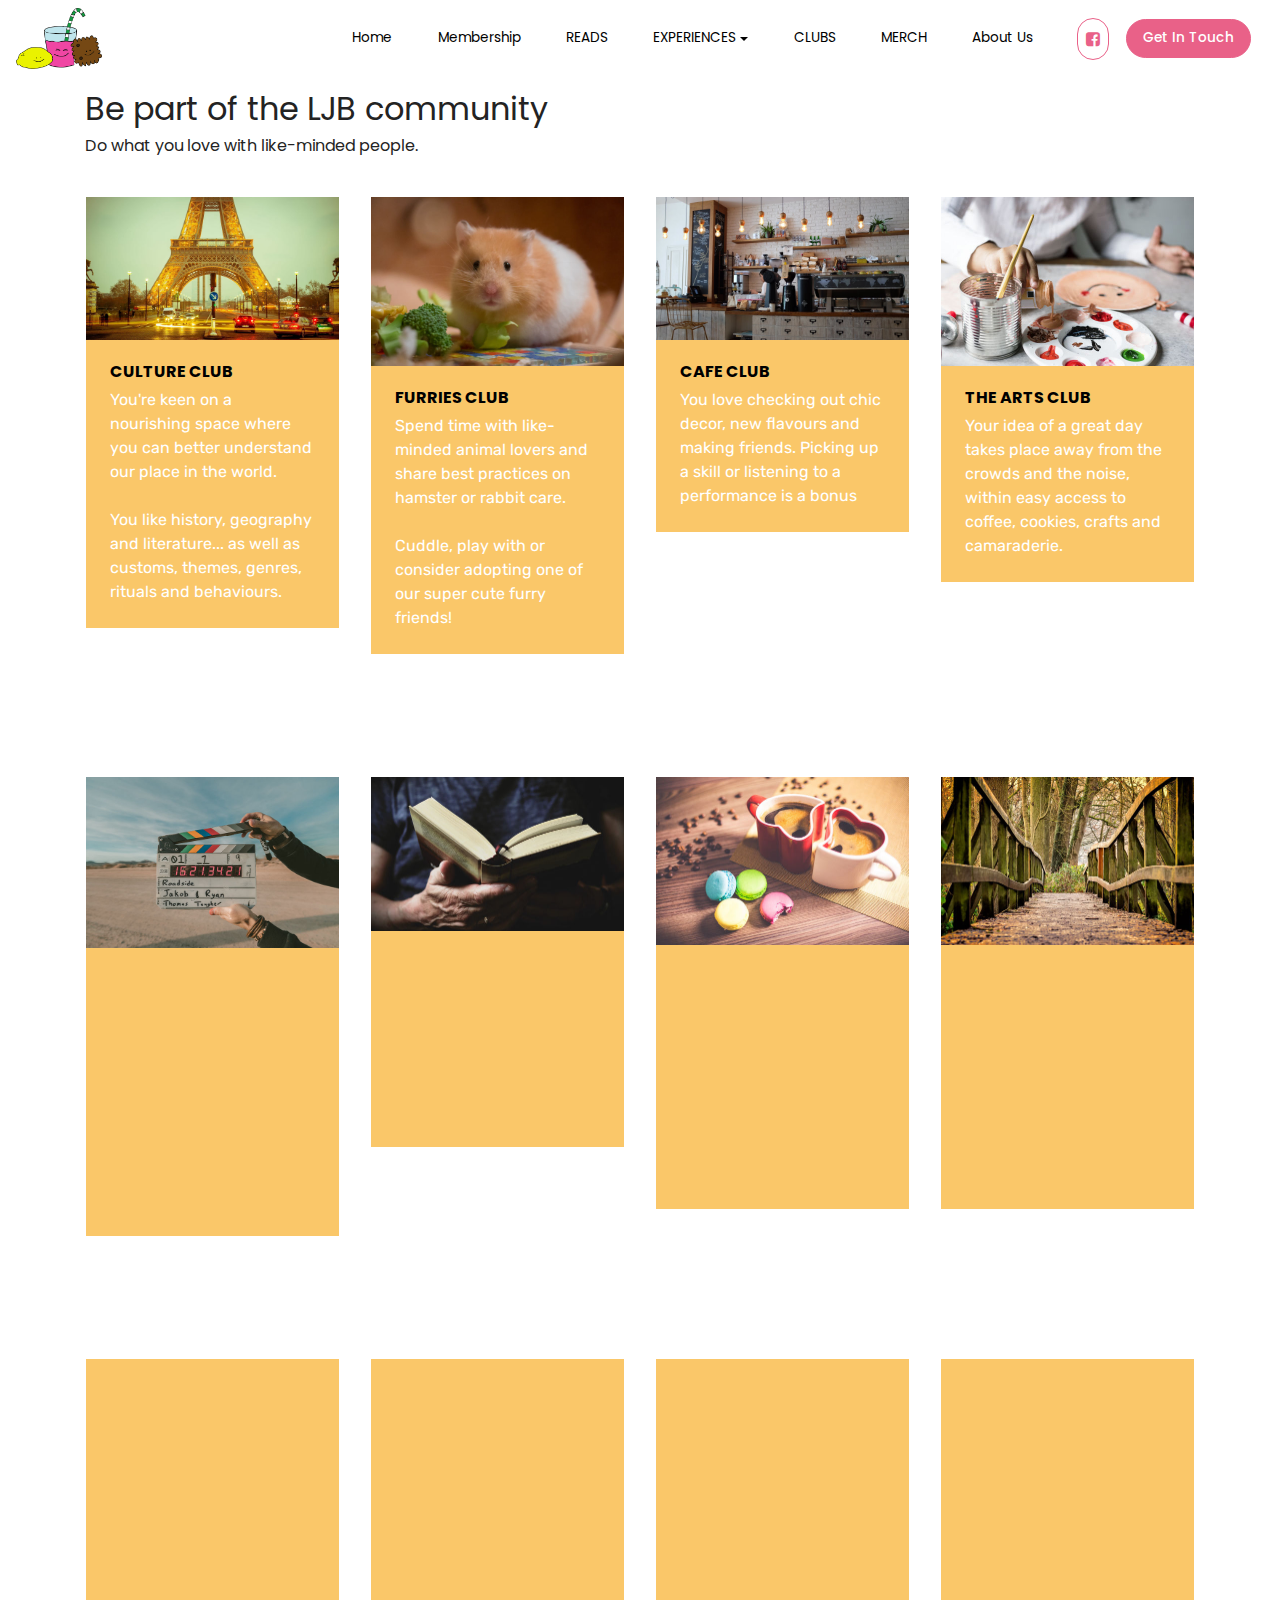
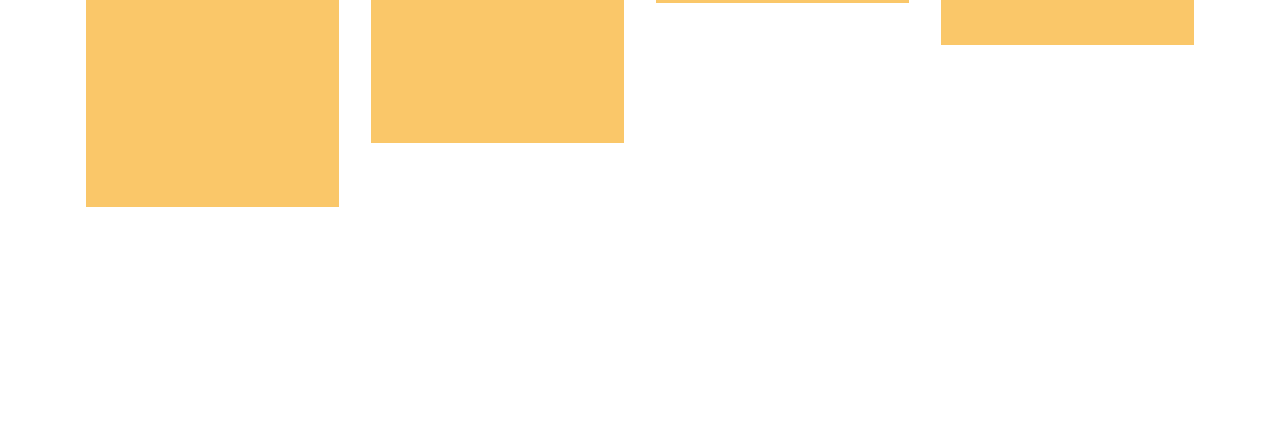
<file: clubs.html>
<!DOCTYPE html>
<html  >
<head>
  <!-- Site made with Mobirise Website Builder v4.10.7, https://mobirise.com -->
  <meta charset="UTF-8">
  <meta http-equiv="X-UA-Compatible" content="IE=edge">
  <meta name="generator" content="Mobirise v4.10.7, mobirise.com">
  <meta name="viewport" content="width=device-width, initial-scale=1, minimum-scale=1">
  <link rel="shortcut icon" href="assets/images/groupmascotscolour-copy-164x116.png" type="image/x-icon">
  <meta name="description" content="">
  
  <title>Clubs</title>
  <link rel="stylesheet" href="assets/font-awesome/css/font-awesome.css">
  <link rel="stylesheet" href="assets/bootstrap/css/bootstrap.min.css">
  <link rel="stylesheet" href="assets/bootstrap/css/bootstrap-grid.min.css">
  <link rel="stylesheet" href="assets/bootstrap/css/bootstrap-reboot.min.css">
  <link rel="stylesheet" href="assets/shopping-cart/minicart-theme.css">
  <link rel="stylesheet" href="assets/dropdown/css/style.css">
  <link rel="stylesheet" href="assets/socicon/css/styles.css">
  <link rel="stylesheet" href="assets/animatecss/animate.min.css">
  <link rel="stylesheet" href="assets/theme/css/style.css">
  <link rel="stylesheet" href="assets/mobirise/css/mbr-additional.css" type="text/css">
  
  
  
</head>
<body>
<script>var shopcartSettings = {"shopcart_top_offset":120,"side_offset":20,"site_width":1150,"shopcart_icon_color":"#FFFFFF","shopcart_back_color":"#000000","shopcart_icon_size":30,"sc_count_color":"#FFFFFF","sc_count_back_color":"#F97352","sc_count_size":12,"checkout_button":"Check out with"};</script>
  <section class="menu cid-ryDwY3BYLG" once="menu" id="menu2-1o">

    
    

    <nav class="navbar navbar-dropdown navbar-fixed-top navbar-expand-lg">
        <div class="navbar-brand">
            <span class="navbar-logo">
                <a href="https://mobirise.com">
                    <img src="assets/images/groupmascotscolour-copy-164x116.png" alt="Mobirise" title="" style="height: 3.8rem;">
                </a>
            </span>
            
        </div>
        <button class="navbar-toggler" type="button" data-toggle="collapse" data-target="#navbarSupportedContent" aria-controls="navbarNavAltMarkup" aria-expanded="false" aria-label="Toggle navigation">
            <div class="hamburger">
                <span></span>
                <span></span>
                <span></span>
                <span></span>
            </div>
        </button>
      <div class="collapse navbar-collapse" id="navbarSupportedContent">
            <ul class="navbar-nav nav-dropdown" data-app-modern-menu="true"><li class="nav-item">
                    <a class="nav-link link text-black display-4" href="index.html">
                        Home
                    </a>
                </li>
                <li class="nav-item">
                    <a class="nav-link link text-black display-4" href="membership.html">
                        Membership</a>
                </li><li class="nav-item"><a class="nav-link link text-black display-4" href="https://lemonjuiceandbiscuit.tumblr.com/" target="_blank">
                        READS</a></li>
                <li class="nav-item dropdown open">
                    <a class="nav-link link text-black dropdown-toggle display-4" href="forall.html" aria-expanded="true">EXPERIENCES</a><div class="dropdown-menu"><a class="text-black dropdown-item display-4" href="index.html" aria-expanded="false">New Item</a></div><div class="dropdown-menu"><a class="text-black dropdown-item display-4" href="forall.html" aria-expanded="false">Events for Everyone</a><a class="text-black dropdown-item display-4" href="schools.html">Events for Schools</a><a class="text-black dropdown-item display-4" href="corporate.html" aria-expanded="false">Events for Corporates</a></div>
                </li><li class="nav-item"><a class="nav-link link text-black display-4" href="clubs.html">CLUBS</a></li><li class="nav-item"><a class="nav-link link text-black display-4" href="shop.html">MERCH</a></li>
                <li class="nav-item">
                    <a class="nav-link link text-black display-4" href="about.html">About Us</a>
                </li></ul>
            <div class="icons-menu">
              <div class="soc-item">
                <a href="http://www.facebook.com/ljbonline" target="_blank">
                  <span class="mbr-iconfont fa-facebook-square fa"></span>
                </a>
              </div>
              
              
              
              
              
            </div>
            <div class="navbar-buttons mbr-section-btn"><a class="btn btn-sm btn-info display-4" href="index.html#form3-1p">
                  Get In Touch
                </a></div>
      </div>
    </nav>
</section>

<section class="features19 cid-ryCP8CX7kL" id="features19-18">

    

    
    <div class="container">
        <h2 class="mbr-section-title align-left mbr-fonts-style display-2">
            Be part of the LJB community</h2>

        <p class="mbr-section-subtitle display-5 align-left mbr-fonts-style">Do what you love with like-minded people.</p>
        <div class="row justify-content-center align-items-start">
            
            <div class="card px-3 py-4 col-md-6 col-lg-3">
                <div class="card-wrapper flip-card">
                    <div class="card-img">
                        <img src="assets/images/mbr-1-696x392.jpg" alt="Mobirise" title="">
                        
                    </div>
                    <div class="card-box">
                        <h3 class="mbr-title mbr-fonts-style mbr-bold mbr-black display-5">
                            CULTURE CLUB</h3>
                        <p class="mbr-card-text mbr-fonts-style align-left display-7">You're keen on a nourishing space where you can better understand our place in the world.<br><br>You like history, geography and literature... as well as customs, themes, genres, rituals and behaviours.<br></p>
                        
                    </div>
                </div>
            </div>

            <div class="card px-3 py-4 col-md-6 col-lg-3">
                <div class="card-wrapper flip-card">
                    <div class="card-img">
                        <img src="assets/images/mbr-696x464.jpg" alt="Mobirise" title="">
                        
                    </div>
                    <div class="card-box">
                        <h3 class="mbr-title mbr-fonts-style mbr-bold mbr-black display-5">FURRIES CLUB</h3>
                        <p class="mbr-card-text mbr-fonts-style align-left display-7">Spend time with like-minded animal lovers and share best practices on hamster or rabbit care. <br><br>Cuddle, play with or consider adopting one of our super cute furry friends!
                        </p>
                        
                    </div>
                </div>
            </div>

            <div class="card px-3 py-4 col-md-6 col-lg-3">
                <div class="card-wrapper flip-card">
                    <div class="card-img">
                        <img src="assets/images/mbr-696x392.jpg" alt="Mobirise" title="">
                        
                    </div>
                    <div class="card-box">
                        <h3 class="mbr-title mbr-fonts-style mbr-bold mbr-black display-5">
                            CAFE CLUB</h3>
                        <p class="mbr-card-text mbr-fonts-style align-left display-7">
                            You love checking out chic decor, new flavours and making friends. Picking up a skill or listening to a performance is a bonus</p>
                        
                    </div>
                </div>
            </div>

            <div class="card px-3 py-4 col-md-6 col-lg-3">
                <div class="card-wrapper flip-card">
                    <div class="card-img">
                        <img src="assets/images/mbr-506x338.jpg" alt="Mobirise" title="">
                        
                    </div>
                    <div class="card-box">
                        <h3 class="mbr-title mbr-fonts-style mbr-bold mbr-black display-5">THE ARTS CLUB</h3>
                        <p class="mbr-card-text mbr-fonts-style align-left display-7">
                            Your idea of a great day takes place away from the crowds and the noise, within easy access to coffee, cookies, crafts and camaraderie.
                        </p>
                        
                    </div>
                </div>
            </div>
        </div>
    </div>
</section>

<section class="features19 cid-ryVFjytW2Z" id="features19-22">

    

    
    <div class="container">
        

        
        <div class="row justify-content-center align-items-start">
            
            <div class="card px-3 py-4 col-md-6 col-lg-3">
                <div class="card-wrapper flip-card">
                    <div class="card-img">
                        <img src="assets/images/mbr-696x470.jpg" alt="Mobirise" title="">
                        
                    </div>
                    <div class="card-box">
                        <h3 class="mbr-title mbr-fonts-style mbr-bold mbr-black display-5">
                            FILM CLUB</h3>
                        <p class="mbr-card-text mbr-fonts-style align-left display-7">LJB's Weekly Private Screenings are perfect for anyone looking for a comfortable, private film-viewing experience. <br><br>Our list of curated films will touch your spirit and provide food for thought.&nbsp;</p>
                        
                    </div>
                </div>
            </div>

            <div class="card px-3 py-4 col-md-6 col-lg-3">
                <div class="card-wrapper flip-card">
                    <div class="card-img">
                        <img src="assets/images/mbr-506x309.jpg" alt="Mobirise" title="">
                        
                    </div>
                    <div class="card-box">
                        <h3 class="mbr-title mbr-fonts-style mbr-bold mbr-black display-5">BOOK CLUB</h3>
                        <p class="mbr-card-text mbr-fonts-style align-left display-7">Join us for book recommendations, book reviews, lively facilitated discussions and literature-related activities. <br><br></p>
                        
                    </div>
                </div>
            </div>

            <div class="card px-3 py-4 col-md-6 col-lg-3">
                <div class="card-wrapper flip-card">
                    <div class="card-img">
                        <img src="assets/images/mbr-506x337.jpg" alt="Mobirise" title="">
                        
                    </div>
                    <div class="card-box">
                        <h3 class="mbr-title mbr-fonts-style mbr-bold mbr-black display-5">
                            SNACKHEAD CLUB</h3>
                        <p class="mbr-card-text mbr-fonts-style align-left display-7">We're all for a balanced lifestyle.,, But snacks REALLY do make us happy.&nbsp;<br><br>Snacking can't be all that bad when eaten with company, while witty conversation is flowing.</p>
                        
                    </div>
                </div>
            </div>

            <div class="card px-3 py-4 col-md-6 col-lg-3">
                <div class="card-wrapper flip-card">
                    <div class="card-img">
                        <img src="assets/images/mbr-1-506x337.jpg" alt="Mobirise" title="">
                        
                    </div>
                    <div class="card-box">
                        <h3 class="mbr-title mbr-fonts-style mbr-bold mbr-black display-5">
                            OUTDOORS (OAT) CLUB</h3>
                        <p class="mbr-card-text mbr-fonts-style align-left display-7">For those who crave being out and about. We can take you off the beaten path, or to specific must-see spots on everyone's list, or everywhere else in between. Come travel and adventure with LJB!</p>
                        
                    </div>
                </div>
            </div>
        </div>
    </div>
</section>

<section class="features19 cid-rzv23633BG" id="features19-1m">

    

    
    <div class="container">
        

        
        <div class="row justify-content-center align-items-start">
            
            <div class="card px-3 py-4 col-md-6 col-lg-3">
                <div class="card-wrapper flip-card">
                    <div class="card-img">
                        <img src="assets/images/mbr-5-506x337.jpg" alt="Mobirise" title="">
                        
                    </div>
                    <div class="card-box">
                        <h3 class="mbr-title mbr-fonts-style mbr-bold mbr-black display-5">GREENFINGERS &amp; BLACK THUMBS CLUB</h3>
                        <p class="mbr-card-text mbr-fonts-style align-left display-7">
                            Whether you're &nbsp;seasoned gardener or haven't had much luck with keeping plants alive, we welcome anyone who wants to work the soil, de-weed and de-stress over the literal fruits of our labour.&nbsp;</p>
                        
                    </div>
                </div>
            </div>

            <div class="card px-3 py-4 col-md-6 col-lg-3">
                <div class="card-wrapper flip-card">
                    <div class="card-img">
                        <img src="assets/images/mbr-4-506x337.jpg" alt="Mobirise" title="">
                        
                    </div>
                    <div class="card-box">
                        <h3 class="mbr-title mbr-fonts-style mbr-bold mbr-black display-5">
                            DIY CLUB</h3>
                        <p class="mbr-card-text mbr-fonts-style align-left display-7">
                            You love upcyling, refurbishing, repurposing, rejuvenating, or just taking things apart, beautifying and personalising scrap items. &nbsp;</p>
                        
                    </div>
                </div>
            </div>

            <div class="card px-3 py-4 col-md-6 col-lg-3">
                <div class="card-wrapper flip-card">
                    <div class="card-img">
                        <img src="assets/images/mbr-506x297.jpg" alt="Mobirise" title="">
                        
                    </div>
                    <div class="card-box">
                        <h3 class="mbr-title mbr-fonts-style mbr-bold mbr-black display-5">
                            COMING SOON</h3>
                        <p class="mbr-card-text mbr-fonts-style align-left display-7">What would you suggest?</p>
                        
                    </div>
                </div>
            </div>

            <div class="card px-3 py-4 col-md-6 col-lg-3">
                <div class="card-wrapper flip-card">
                    <div class="card-img">
                        <img src="assets/images/mbr-1-506x380.jpg" alt="Mobirise" title="">
                        
                    </div>
                    <div class="card-box">
                        <h3 class="mbr-title mbr-fonts-style mbr-bold mbr-black display-5">
                            COMING SOON</h3>
                        <p class="mbr-card-text mbr-fonts-style align-left display-7">
                            We'd love to hear from you!</p>
                        
                    </div>
                </div>
            </div>
        </div>
    </div>
</section>

<section class="mbr-section content11 cid-rzDWY0aMyX" id="content11-1q">

    

    <div class="container-fluid">
        <div class="row justify-content-center">
            <div class="col-12 col-lg-10">
                <div class="mbr-section-btn align-center"><a class="btn btn-info display-2" href="index.html#form3-1p" target="_blank">INDICATE YOUR INTEREST HERE!</a> <a class="btn btn-info-outline display-2" href="mailto:clubs@lemonjuiceandbiscuit.com">OR EMAIL US!</a></div>
            </div>
        </div>
    </div>
</section>


  <script src="assets/web/assets/jquery/jquery.min.js"></script>
  <script src="assets/popper/popper.min.js"></script>
  <script src="assets/bootstrap/js/bootstrap.min.js"></script>
  <script src="assets/smoothscroll/smooth-scroll.js"></script>
  <script src="assets/shopping-cart/minicart.js"></script>
  <script src="assets/shopping-cart/jquery.easing.min.js"></script>
  <script src="assets/shopping-cart/minicart-customizer.js"></script>
  <script src="assets/viewportchecker/jquery.viewportchecker.js"></script>
  <script src="assets/dropdown/js/script.min.js"></script>
  <script src="assets/touchswipe/jquery.touch-swipe.min.js"></script>
  <script src="assets/theme/js/script.js"></script>
  
  
 <div id="scrollToTop" class="scrollToTop mbr-arrow-up"><a style="text-align: center;"><i class="mbr-arrow-up-icon mbr-arrow-up-icon-cm cm-icon cm-icon-smallarrow-up"></i></a></div>
    <input name="animation" type="hidden">
  </body>
</html>
</file>
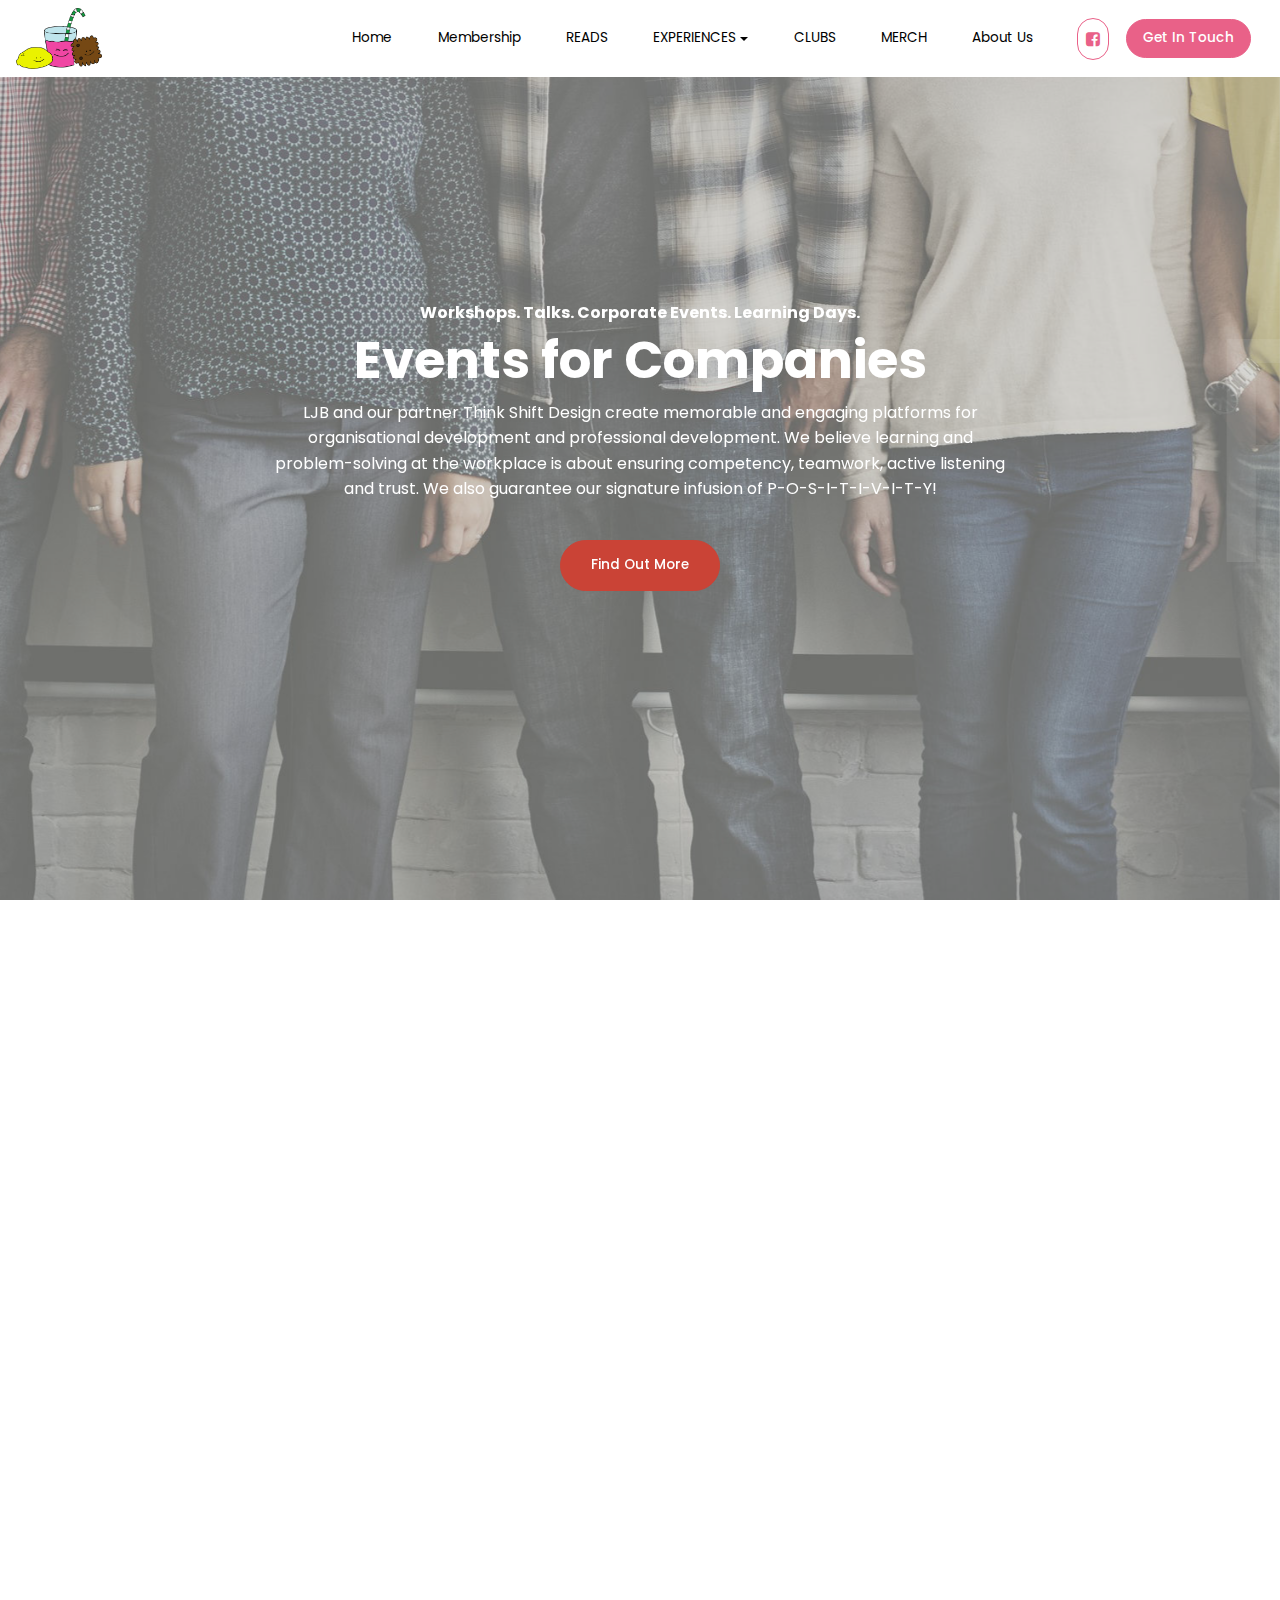
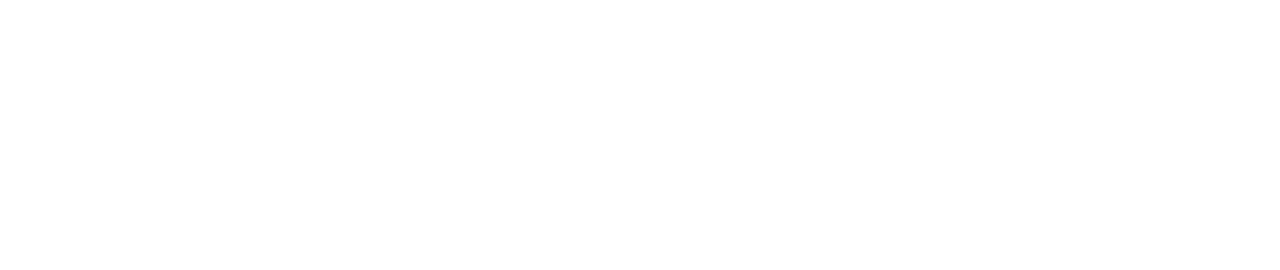
<file: corporate.html>
<!DOCTYPE html>
<html  >
<head>
  <!-- Site made with Mobirise Website Builder v4.10.7, https://mobirise.com -->
  <meta charset="UTF-8">
  <meta http-equiv="X-UA-Compatible" content="IE=edge">
  <meta name="generator" content="Mobirise v4.10.7, mobirise.com">
  <meta name="viewport" content="width=device-width, initial-scale=1, minimum-scale=1">
  <link rel="shortcut icon" href="assets/images/groupmascotscolour-copy-164x116.png" type="image/x-icon">
  <meta name="description" content="For Companies, Businesses, Team Building, Adults, Lifelong Learning, Adult Learning">
  
  <title>Events for Corporates</title>
  <link rel="stylesheet" href="assets/web/assets/mobirise-icons/mobirise-icons.css">
  <link rel="stylesheet" href="assets/font-awesome/css/font-awesome.css">
  <link rel="stylesheet" href="assets/bootstrap/css/bootstrap.min.css">
  <link rel="stylesheet" href="assets/bootstrap/css/bootstrap-grid.min.css">
  <link rel="stylesheet" href="assets/bootstrap/css/bootstrap-reboot.min.css">
  <link rel="stylesheet" href="assets/animatecss/animate.min.css">
  <link rel="stylesheet" href="assets/dropdown/css/style.css">
  <link rel="stylesheet" href="assets/socicon/css/styles.css">
  <link rel="stylesheet" href="assets/shopping-cart/minicart-theme.css">
  <link rel="stylesheet" href="assets/theme/css/style.css">
  <link rel="stylesheet" href="assets/mobirise/css/mbr-additional.css" type="text/css">
  
  
  
</head>
<body>
<script>var shopcartSettings = {"shopcart_top_offset":120,"side_offset":20,"site_width":1150,"shopcart_icon_color":"#FFFFFF","shopcart_back_color":"#000000","shopcart_icon_size":30,"sc_count_color":"#FFFFFF","sc_count_back_color":"#F97352","sc_count_size":12,"checkout_button":"Check out with"};</script>
  <section class="menu cid-ryDwY3BYLG" once="menu" id="menu2-1o">

    
    

    <nav class="navbar navbar-dropdown navbar-fixed-top navbar-expand-lg">
        <div class="navbar-brand">
            <span class="navbar-logo">
                <a href="https://mobirise.com">
                    <img src="assets/images/groupmascotscolour-copy-164x116.png" alt="Mobirise" title="" style="height: 3.8rem;">
                </a>
            </span>
            
        </div>
        <button class="navbar-toggler" type="button" data-toggle="collapse" data-target="#navbarSupportedContent" aria-controls="navbarNavAltMarkup" aria-expanded="false" aria-label="Toggle navigation">
            <div class="hamburger">
                <span></span>
                <span></span>
                <span></span>
                <span></span>
            </div>
        </button>
      <div class="collapse navbar-collapse" id="navbarSupportedContent">
            <ul class="navbar-nav nav-dropdown" data-app-modern-menu="true"><li class="nav-item">
                    <a class="nav-link link text-black display-4" href="index.html">
                        Home
                    </a>
                </li>
                <li class="nav-item">
                    <a class="nav-link link text-black display-4" href="membership.html">
                        Membership</a>
                </li><li class="nav-item"><a class="nav-link link text-black display-4" href="https://lemonjuiceandbiscuit.tumblr.com/" target="_blank">
                        READS</a></li>
                <li class="nav-item dropdown open">
                    <a class="nav-link link text-black dropdown-toggle display-4" href="forall.html" aria-expanded="true">EXPERIENCES</a><div class="dropdown-menu"><a class="text-black dropdown-item display-4" href="index.html" aria-expanded="false">New Item</a></div><div class="dropdown-menu"><a class="text-black dropdown-item display-4" href="forall.html" aria-expanded="false">Events for Everyone</a><a class="text-black dropdown-item display-4" href="schools.html">Events for Schools</a><a class="text-black dropdown-item display-4" href="corporate.html" aria-expanded="false">Events for Corporates</a></div>
                </li><li class="nav-item"><a class="nav-link link text-black display-4" href="clubs.html">CLUBS</a></li><li class="nav-item"><a class="nav-link link text-black display-4" href="shop.html">MERCH</a></li>
                <li class="nav-item">
                    <a class="nav-link link text-black display-4" href="about.html">About Us</a>
                </li></ul>
            <div class="icons-menu">
              <div class="soc-item">
                <a href="http://www.facebook.com/ljbonline" target="_blank">
                  <span class="mbr-iconfont fa-facebook-square fa"></span>
                </a>
              </div>
              
              
              
              
              
            </div>
            <div class="navbar-buttons mbr-section-btn"><a class="btn btn-sm btn-info display-4" href="index.html#form3-1p">
                  Get In Touch
                </a></div>
      </div>
    </nav>
</section>

<section class="header9 cid-ryCNeKMR8i mbr-fullscreen mbr-parallax-background" id="header9-y">

    

    <div class="mbr-overlay" style="opacity: 0.5; background-color: rgb(170, 171, 166);">
    </div>

    <div class="animated-text-background display-1" style="color: rgb(239, 239, 239); opacity: 0.1; font-size: 20rem;">
        <span class="animated-element" data-word="Present Your Product" data-speed="60">
        </span>
    </div>
    <div class="container">
        <div class="row justify-content-center">
            <div class="col-md-10 col-lg-8 align-center mbr-white">
                <h4 class="mbr-section-title mbr-fonts-style display-5"><strong>Workshops. Talks. Corporate Events. Learning Days.</strong></h4>
                <h1 class="mbr-section-title mbr-bold mbr-fonts-style display-1">Events for Companies</h1>
                <p class="mbr-text pb-3 mbr-fonts-style display-5">
                    LJB and our partner Think Shift Design create memorable and engaging platforms for organisational development and professional development. We believe learning and problem-solving at the workplace is about ensuring competency, teamwork, active listening and trust. We also guarantee our signature infusion of P-O-S-I-T-I-V-I-T-Y!</p>
                <div class="mbr-section-btn"><a class="btn-secondary btn btn-lg display-4" type="submit" href="http://team-building.thinkshiftdesign.com/" target="_blank">Find Out More</a></div>
            </div>
        </div>
    </div>
    
</section>

<section class="features16 cid-rz0gmHXVpk" id="features16-2f">

    

    
    <div class="container">
        <div class="row main align-items-center">
            <div class="col-md-6 image-element ">
                <div class="img-wrap">
                    <img src="assets/images/mbr-1140x718.jpg" alt="" title="">
                </div>
            </div>
            <div class="col-md-6 text-element">
                <div class="text-content">
                    
                    <h2 class="mbr-title pt-2 mbr-fonts-style align-left display-2">
                        Corporate Services&nbsp;</h2>
                    <div class="mbr-section-text">
                        <p class="mbr-text pt-3 mbr-light mbr-fonts-style align-left display-7">
                            Team Building Activities<br>Learning Day<br>Mindfulness Workshop<br>Drama, Role-Play and Improvisation<br>Customised Workshops<br>Customised Corporate Gifts<br></p>
                    </div>
                    <div class="mbr-section-btn pt-3 align-left"><a class="btn btn-md btn-info display-4" href="mailto:experiences@lemonjuiceandbiscuit.com">Find Out More</a></div>
                </div>
            </div>
        </div>
    </div>          
</section>

<section class="features16 cid-rz0gnpDmmA" id="features16-2g">

    

    
    <div class="container">
        <div class="row main align-items-center">
            <div class="col-md-6 image-element ">
                <div class="img-wrap">
                    <img src="assets/images/mbr-1140x760.jpg" alt="" title="">
                </div>
            </div>
            <div class="col-md-6 text-element">
                <div class="text-content">
                    
                    <h2 class="mbr-title pt-2 mbr-fonts-style align-left display-2">
                        Corporate Membership<br>(Businesses and Organisation)</h2>
                    <div class="mbr-section-text">
                        <p class="mbr-text pt-3 mbr-light mbr-fonts-style align-left display-7"><strong>
                            Become an LJB Corporate Member to:</strong><br>=&gt; Enjoy Preferential Rates<br>=&gt; Get updates on New Products and Services<br>=&gt; Receive Personalised Follow-Ups</p>
                    </div>
                    <div class="mbr-section-btn pt-3 align-left"><a class="btn btn-md btn-info display-4" href="https://forms.gle/R39H3PnNBb7p6sJEA" target="_blank">Sign Up</a></div>
                </div>
            </div>
        </div>
    </div>          
</section>


  <script src="assets/web/assets/jquery/jquery.min.js"></script>
  <script src="assets/popper/popper.min.js"></script>
  <script src="assets/bootstrap/js/bootstrap.min.js"></script>
  <script src="assets/viewportchecker/jquery.viewportchecker.js"></script>
  <script src="assets/mbr-animated-bg-text/mbr-animated-bg-text.js"></script>
  <script src="assets/parallax/jarallax.min.js"></script>
  <script src="assets/smoothscroll/smooth-scroll.js"></script>
  <script src="assets/dropdown/js/script.min.js"></script>
  <script src="assets/touchswipe/jquery.touch-swipe.min.js"></script>
  <script src="assets/shopping-cart/minicart.js"></script>
  <script src="assets/shopping-cart/jquery.easing.min.js"></script>
  <script src="assets/shopping-cart/minicart-customizer.js"></script>
  <script src="assets/theme/js/script.js"></script>
  
  
 <div id="scrollToTop" class="scrollToTop mbr-arrow-up"><a style="text-align: center;"><i class="mbr-arrow-up-icon mbr-arrow-up-icon-cm cm-icon cm-icon-smallarrow-up"></i></a></div>
    <input name="animation" type="hidden">
  </body>
</html>
</file>
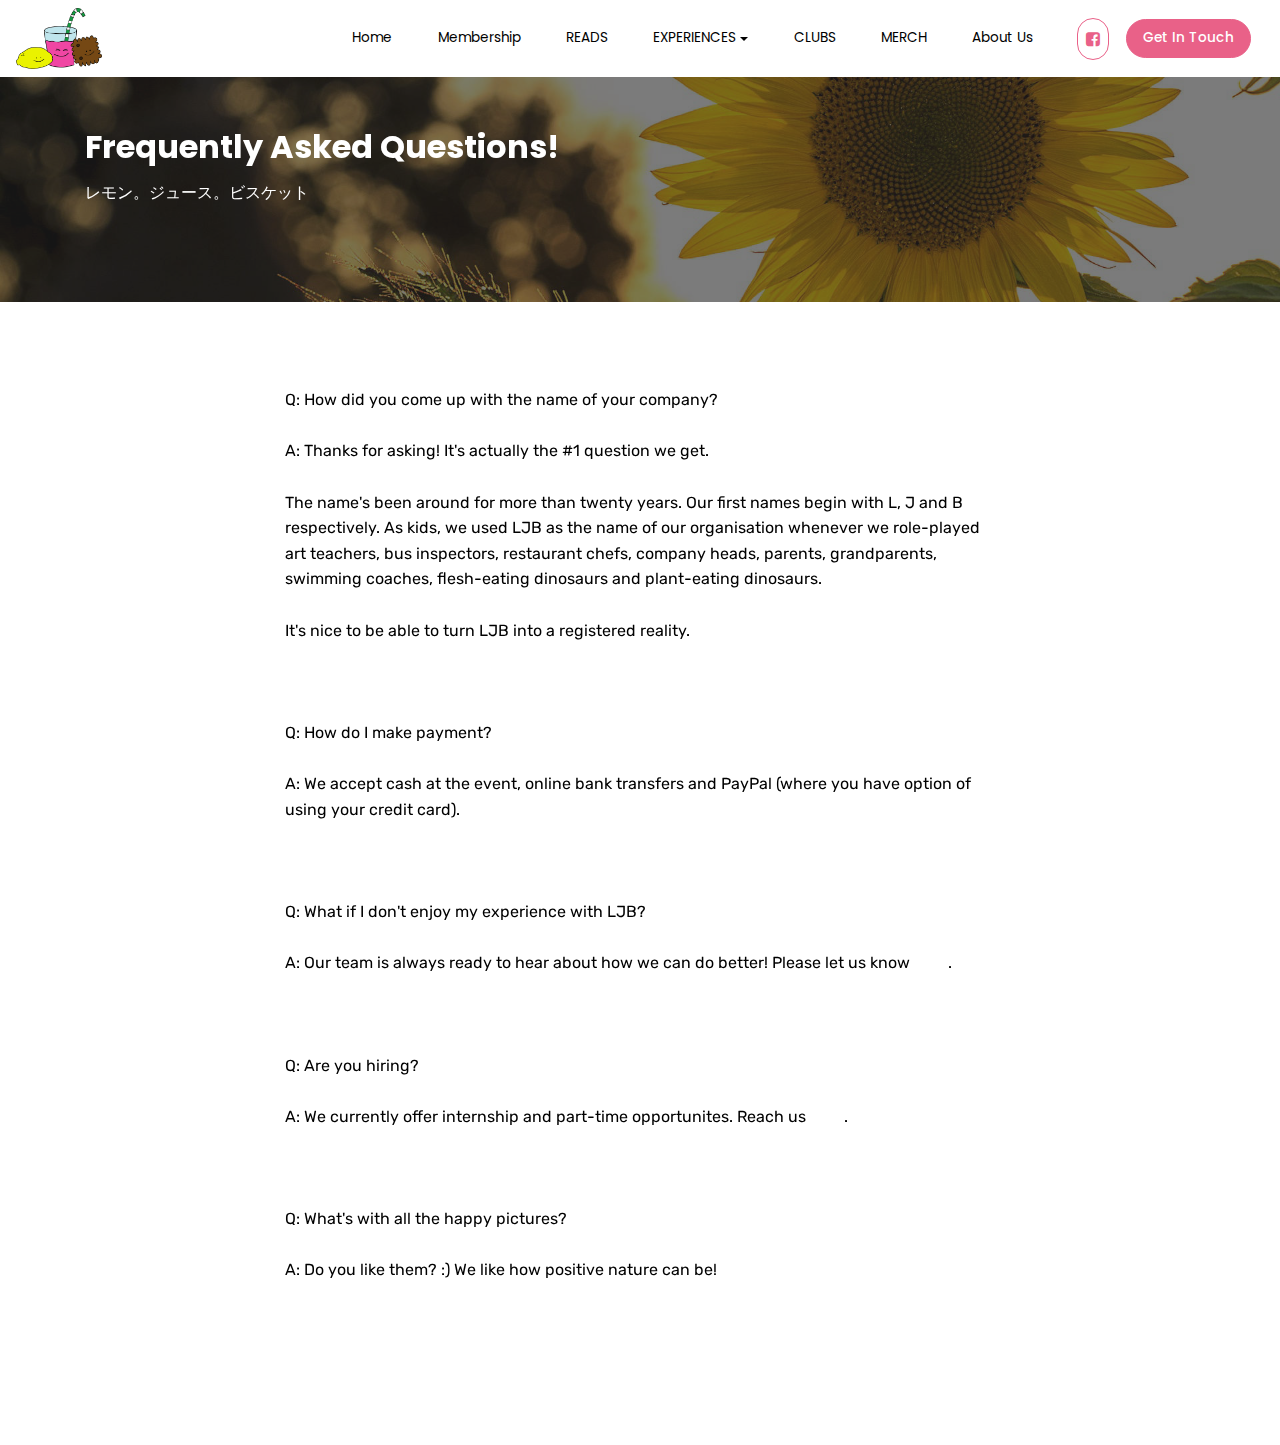
<file: faq.html>
<!DOCTYPE html>
<html  >
<head>
  <!-- Site made with Mobirise Website Builder v4.10.7, https://mobirise.com -->
  <meta charset="UTF-8">
  <meta http-equiv="X-UA-Compatible" content="IE=edge">
  <meta name="generator" content="Mobirise v4.10.7, mobirise.com">
  <meta name="viewport" content="width=device-width, initial-scale=1, minimum-scale=1">
  <link rel="shortcut icon" href="assets/images/groupmascotscolour-copy-164x116.png" type="image/x-icon">
  <meta name="description" content="">
  
  <title>FAQ </title>
  <link rel="stylesheet" href="assets/font-awesome/css/font-awesome.css">
  <link rel="stylesheet" href="assets/bootstrap/css/bootstrap.min.css">
  <link rel="stylesheet" href="assets/bootstrap/css/bootstrap-grid.min.css">
  <link rel="stylesheet" href="assets/bootstrap/css/bootstrap-reboot.min.css">
  <link rel="stylesheet" href="assets/shopping-cart/minicart-theme.css">
  <link rel="stylesheet" href="assets/dropdown/css/style.css">
  <link rel="stylesheet" href="assets/socicon/css/styles.css">
  <link rel="stylesheet" href="assets/animatecss/animate.min.css">
  <link rel="stylesheet" href="assets/theme/css/style.css">
  <link rel="stylesheet" href="assets/mobirise/css/mbr-additional.css" type="text/css">
  
  
  
</head>
<body>
<script>var shopcartSettings = {"shopcart_top_offset":120,"side_offset":20,"site_width":1150,"shopcart_icon_color":"#FFFFFF","shopcart_back_color":"#000000","shopcart_icon_size":30,"sc_count_color":"#FFFFFF","sc_count_back_color":"#F97352","sc_count_size":12,"checkout_button":"Check out with"};</script>
  <section class="menu cid-ryDwY3BYLG" once="menu" id="menu2-1u">

    
    

    <nav class="navbar navbar-dropdown navbar-fixed-top navbar-expand-lg">
        <div class="navbar-brand">
            <span class="navbar-logo">
                <a href="https://mobirise.com">
                    <img src="assets/images/groupmascotscolour-copy-164x116.png" alt="Mobirise" title="" style="height: 3.8rem;">
                </a>
            </span>
            
        </div>
        <button class="navbar-toggler" type="button" data-toggle="collapse" data-target="#navbarSupportedContent" aria-controls="navbarNavAltMarkup" aria-expanded="false" aria-label="Toggle navigation">
            <div class="hamburger">
                <span></span>
                <span></span>
                <span></span>
                <span></span>
            </div>
        </button>
      <div class="collapse navbar-collapse" id="navbarSupportedContent">
            <ul class="navbar-nav nav-dropdown" data-app-modern-menu="true"><li class="nav-item">
                    <a class="nav-link link text-black display-4" href="index.html">
                        Home
                    </a>
                </li>
                <li class="nav-item">
                    <a class="nav-link link text-black display-4" href="membership.html">
                        Membership</a>
                </li><li class="nav-item"><a class="nav-link link text-black display-4" href="https://lemonjuiceandbiscuit.tumblr.com/" target="_blank">
                        READS</a></li>
                <li class="nav-item dropdown open">
                    <a class="nav-link link text-black dropdown-toggle display-4" href="forall.html" aria-expanded="true">EXPERIENCES</a><div class="dropdown-menu"><a class="text-black dropdown-item display-4" href="index.html" aria-expanded="false">New Item</a></div><div class="dropdown-menu"><a class="text-black dropdown-item display-4" href="forall.html" aria-expanded="false">Events for Everyone</a><a class="text-black dropdown-item display-4" href="schools.html">Events for Schools</a><a class="text-black dropdown-item display-4" href="corporate.html" aria-expanded="false">Events for Corporates</a></div>
                </li><li class="nav-item"><a class="nav-link link text-black display-4" href="clubs.html">CLUBS</a></li><li class="nav-item"><a class="nav-link link text-black display-4" href="shop.html">MERCH</a></li>
                <li class="nav-item">
                    <a class="nav-link link text-black display-4" href="about.html">About Us</a>
                </li></ul>
            <div class="icons-menu">
              <div class="soc-item">
                <a href="http://www.facebook.com/ljbonline" target="_blank">
                  <span class="mbr-iconfont fa-facebook-square fa"></span>
                </a>
              </div>
              
              
              
              
              
            </div>
            <div class="navbar-buttons mbr-section-btn"><a class="btn btn-sm btn-info display-4" href="index.html#form3-1p">
                  Get In Touch
                </a></div>
      </div>
    </nav>
</section>

<section class="cid-rzKBAcaa0W mbr-parallax-background" id="content9-1x">

    

    <div class="mbr-overlay" style="opacity: 0.6; background-color: rgb(35, 35, 35);">
    </div>
    <div class="container">
        <div class="row justify-content-center">
            <div class="col-12 col-md-12 align-center">
                <h2 class="mbr-section-title align-left mbr-fonts-style mbr-bold mbr-white display-2"><div><br></div><div>Frequently Asked Questions!</div></h2>
                <h3 class="mbr-section-subtitle align-left mbr-fonts-style mbr-white pt-2 display-5">
                    レモン。ジュース。ビスケット
                </h3>
            </div>
        </div>
    </div>
</section>

<section class="mbr-section article content10 cid-rzKBbXDrRB" id="content10-1w">
    
     

    <div class="container">
        <div class="media-container-row">
            <div class="col-md-10 col-lg-8">
                <p class="mbr-text m-0 mbr-fonts-style mbr-black display-7"><br>Q: How did you come up with the name of your company?<br><br>A: Thanks for asking! It's actually the #1 question we get.<br><br>The name's been around for more than twenty years. Our first names begin with L, J and B respectively. As kids, we used LJB as the name of our organisation whenever we role-played art teachers, bus inspectors, restaurant chefs, company heads, parents, grandparents, swimming coaches, flesh-eating dinosaurs and plant-eating dinosaurs.<br><br>It's nice to be able to turn LJB into a registered reality.<br><br><br><br>Q: How do I make payment?<br><br>A: We accept cash at the event, online bank transfers and PayPal (where you have option of using your credit card).<br><br><br><br>Q: What if I don't enjoy my experience with LJB?<br><br>A: Our team is always ready to hear about how we can do better! Please let us know <a href="index.html#form3-1p" target="_blank">here</a>.<br><br><br><br>Q: Are you hiring?<br><br>A: We currently offer internship and part-time opportunites. Reach us <a href="mailto:lineng@lemonjuiceandbiscuit.com">here</a>.<br><br><br><br>Q: What's with all the happy pictures?<br><br>A: Do you like them? :)  We like how positive nature can be!<br><br><br><br><br></p>
            </div>
        </div>
    </div>
</section>


  <script src="assets/web/assets/jquery/jquery.min.js"></script>
  <script src="assets/popper/popper.min.js"></script>
  <script src="assets/bootstrap/js/bootstrap.min.js"></script>
  <script src="assets/smoothscroll/smooth-scroll.js"></script>
  <script src="assets/shopping-cart/minicart.js"></script>
  <script src="assets/shopping-cart/jquery.easing.min.js"></script>
  <script src="assets/shopping-cart/minicart-customizer.js"></script>
  <script src="assets/dropdown/js/script.min.js"></script>
  <script src="assets/viewportchecker/jquery.viewportchecker.js"></script>
  <script src="assets/parallax/jarallax.min.js"></script>
  <script src="assets/touchswipe/jquery.touch-swipe.min.js"></script>
  <script src="assets/theme/js/script.js"></script>
  
  
 <div id="scrollToTop" class="scrollToTop mbr-arrow-up"><a style="text-align: center;"><i class="mbr-arrow-up-icon mbr-arrow-up-icon-cm cm-icon cm-icon-smallarrow-up"></i></a></div>
    <input name="animation" type="hidden">
  </body>
</html>
</file>
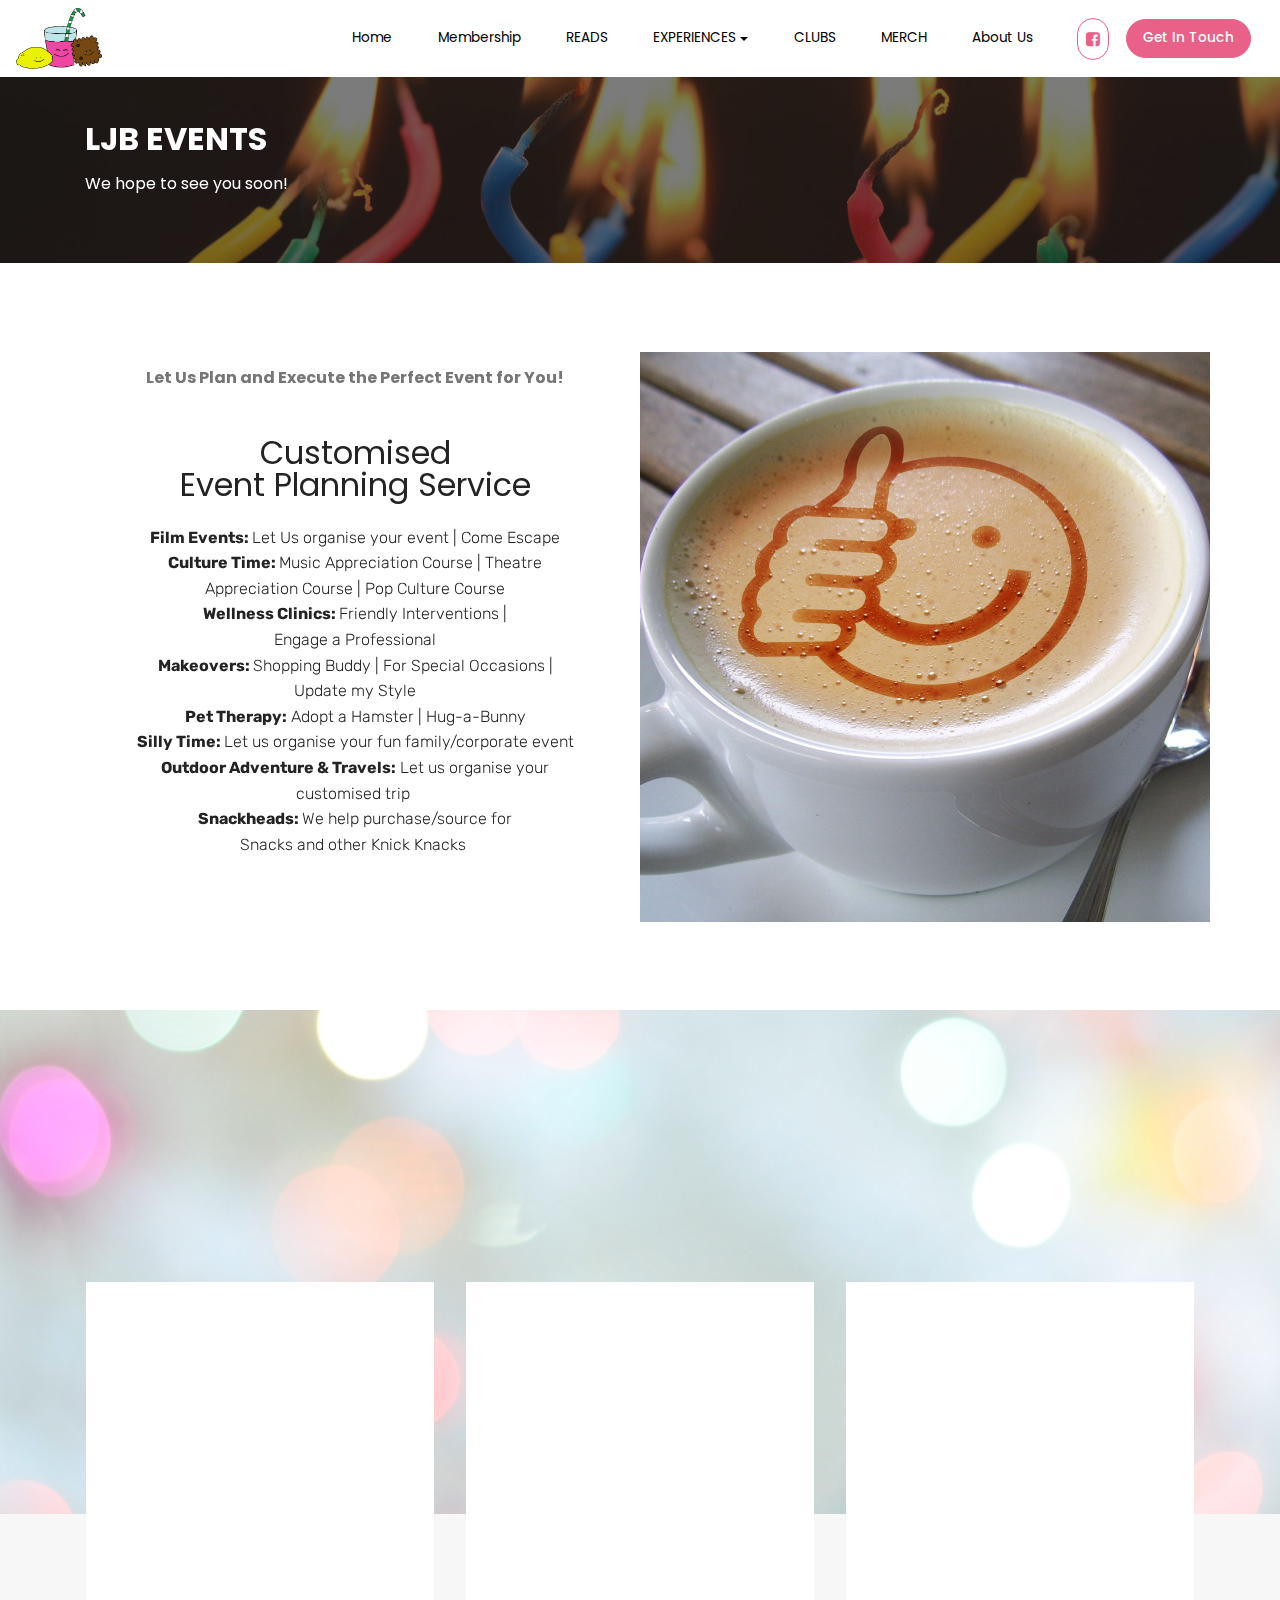
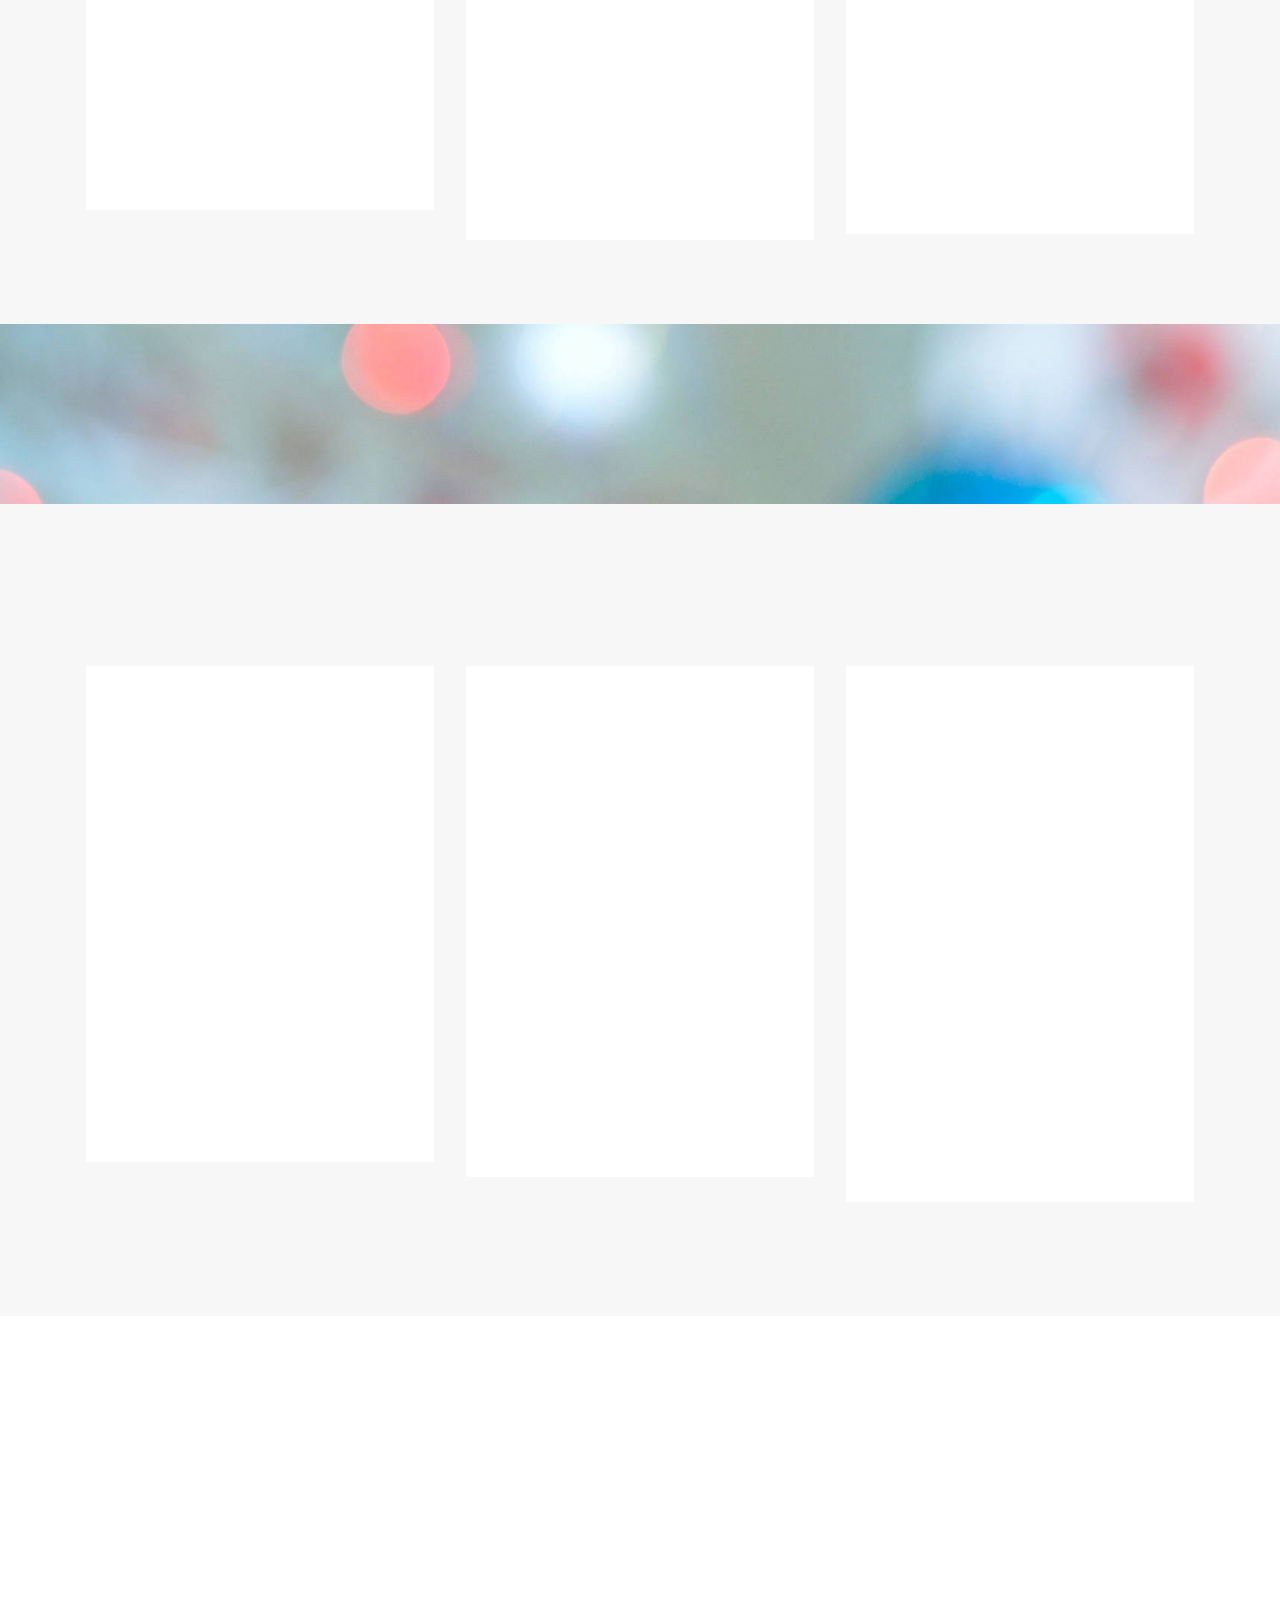
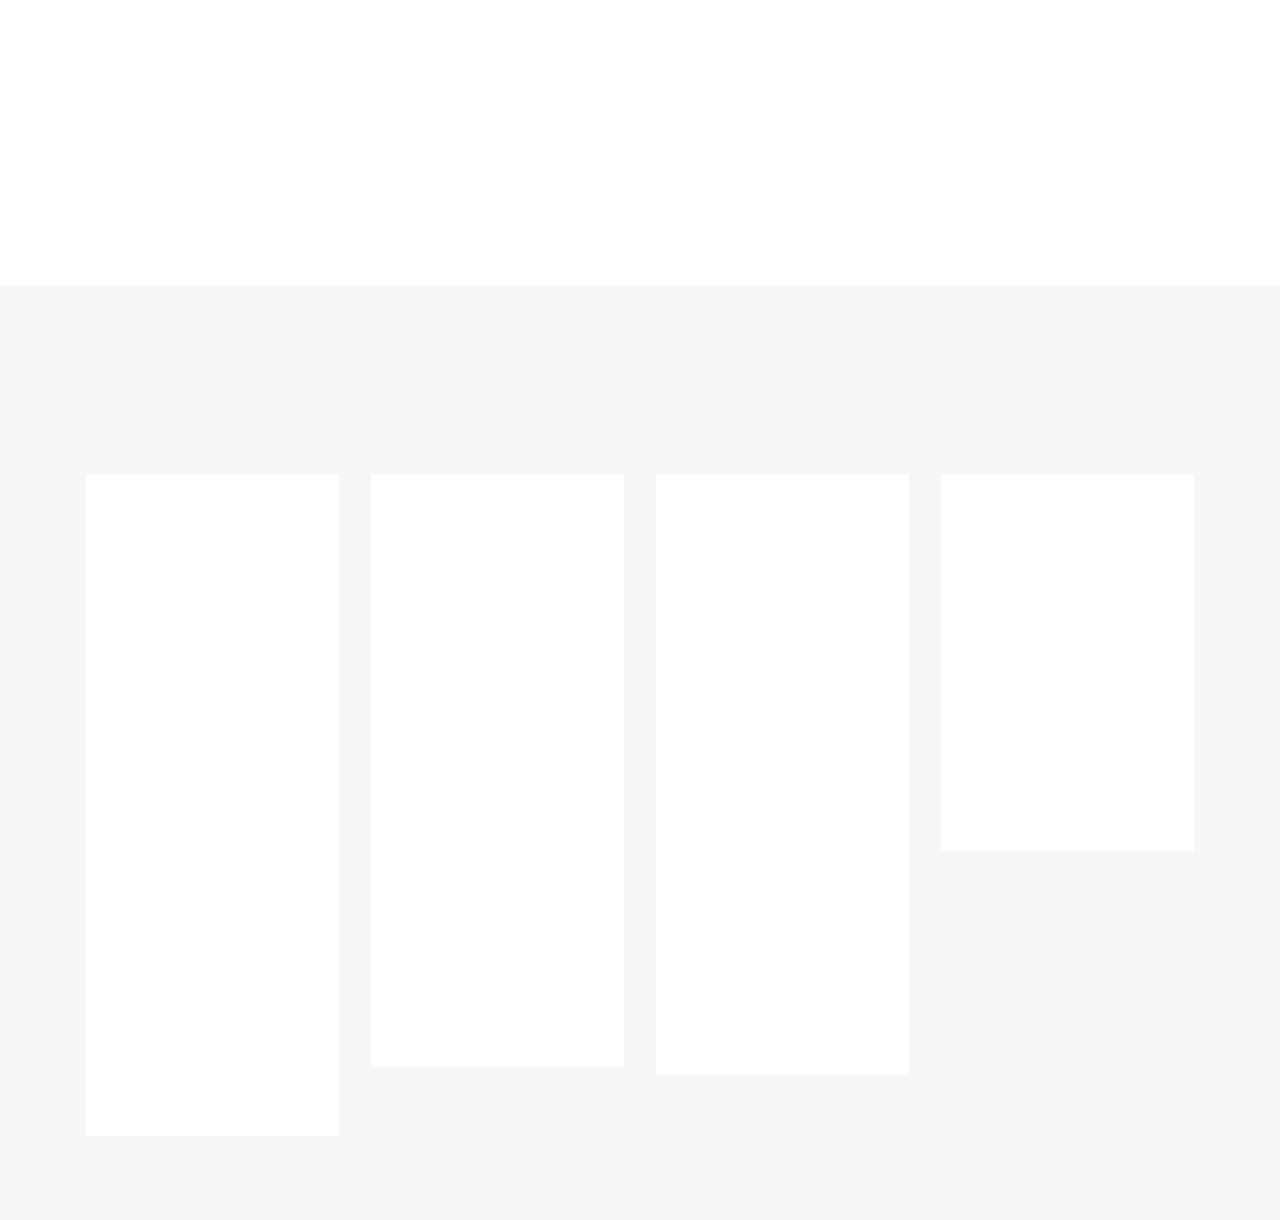
<file: forall.html>
<!DOCTYPE html>
<html  >
<head>
  <!-- Site made with Mobirise Website Builder v4.10.7, https://mobirise.com -->
  <meta charset="UTF-8">
  <meta http-equiv="X-UA-Compatible" content="IE=edge">
  <meta name="generator" content="Mobirise v4.10.7, mobirise.com">
  <meta name="viewport" content="width=device-width, initial-scale=1, minimum-scale=1">
  <link rel="shortcut icon" href="assets/images/groupmascotscolour-copy-164x116.png" type="image/x-icon">
  <meta name="description" content="">
  
  <title>Events for Everyone</title>
  <link rel="stylesheet" href="assets/font-awesome/css/font-awesome.css">
  <link rel="stylesheet" href="assets/bootstrap/css/bootstrap.min.css">
  <link rel="stylesheet" href="assets/bootstrap/css/bootstrap-grid.min.css">
  <link rel="stylesheet" href="assets/bootstrap/css/bootstrap-reboot.min.css">
  <link rel="stylesheet" href="assets/shopping-cart/minicart-theme.css">
  <link rel="stylesheet" href="assets/socicon/css/styles.css">
  <link rel="stylesheet" href="assets/dropdown/css/style.css">
  <link rel="stylesheet" href="assets/animatecss/animate.min.css">
  <link rel="stylesheet" href="assets/theme/css/style.css">
  <link rel="stylesheet" href="assets/mobirise/css/mbr-additional.css" type="text/css">
  
  
  
</head>
<body>
<script>var shopcartSettings = {"shopcart_top_offset":120,"side_offset":20,"site_width":1150,"shopcart_icon_color":"#FFFFFF","shopcart_back_color":"#000000","shopcart_icon_size":30,"sc_count_color":"#FFFFFF","sc_count_back_color":"#F97352","sc_count_size":12,"checkout_button":"Check out with"};</script>
  <section class="menu cid-ryDwY3BYLG" once="menu" id="menu2-1o">

    
    

    <nav class="navbar navbar-dropdown navbar-fixed-top navbar-expand-lg">
        <div class="navbar-brand">
            <span class="navbar-logo">
                <a href="https://mobirise.com">
                    <img src="assets/images/groupmascotscolour-copy-164x116.png" alt="Mobirise" title="" style="height: 3.8rem;">
                </a>
            </span>
            
        </div>
        <button class="navbar-toggler" type="button" data-toggle="collapse" data-target="#navbarSupportedContent" aria-controls="navbarNavAltMarkup" aria-expanded="false" aria-label="Toggle navigation">
            <div class="hamburger">
                <span></span>
                <span></span>
                <span></span>
                <span></span>
            </div>
        </button>
      <div class="collapse navbar-collapse" id="navbarSupportedContent">
            <ul class="navbar-nav nav-dropdown" data-app-modern-menu="true"><li class="nav-item">
                    <a class="nav-link link text-black display-4" href="index.html">
                        Home
                    </a>
                </li>
                <li class="nav-item">
                    <a class="nav-link link text-black display-4" href="membership.html">
                        Membership</a>
                </li><li class="nav-item"><a class="nav-link link text-black display-4" href="https://lemonjuiceandbiscuit.tumblr.com/" target="_blank">
                        READS</a></li>
                <li class="nav-item dropdown open">
                    <a class="nav-link link text-black dropdown-toggle display-4" href="forall.html" aria-expanded="true">EXPERIENCES</a><div class="dropdown-menu"><a class="text-black dropdown-item display-4" href="index.html" aria-expanded="false">New Item</a></div><div class="dropdown-menu"><a class="text-black dropdown-item display-4" href="forall.html" aria-expanded="false">Events for Everyone</a><a class="text-black dropdown-item display-4" href="schools.html">Events for Schools</a><a class="text-black dropdown-item display-4" href="corporate.html" aria-expanded="false">Events for Corporates</a></div>
                </li><li class="nav-item"><a class="nav-link link text-black display-4" href="clubs.html">CLUBS</a></li><li class="nav-item"><a class="nav-link link text-black display-4" href="shop.html">MERCH</a></li>
                <li class="nav-item">
                    <a class="nav-link link text-black display-4" href="about.html">About Us</a>
                </li></ul>
            <div class="icons-menu">
              <div class="soc-item">
                <a href="http://www.facebook.com/ljbonline" target="_blank">
                  <span class="mbr-iconfont fa-facebook-square fa"></span>
                </a>
              </div>
              
              
              
              
              
            </div>
            <div class="navbar-buttons mbr-section-btn"><a class="btn btn-sm btn-info display-4" href="index.html#form3-1p">
                  Get In Touch
                </a></div>
      </div>
    </nav>
</section>

<section class="cid-ryDGduZlBT mbr-parallax-background" id="content9-1z">

    

    <div class="mbr-overlay" style="opacity: 0.6; background-color: rgb(35, 35, 35);">
    </div>
    <div class="container">
        <div class="row justify-content-center">
            <div class="col-12 col-md-12 align-center">
                <h2 class="mbr-section-title align-left mbr-fonts-style mbr-bold mbr-white display-2">LJB EVENTS</h2>
                <h3 class="mbr-section-subtitle align-left mbr-fonts-style mbr-white pt-2 display-5">
                    We hope to see you soon!</h3>
            </div>
        </div>
    </div>
</section>

<section class="features2 cid-rzDJGuFqiy" id="features2-1o">

    

    
    <div class="container">
        <div class="row main align-items-center">
            <div class="col-md-6 image-element">
                <div class="img-wrap">
                    <img src="assets/images/mbr-1140x1140.jpg" alt="" title="">
                </div>
            </div>
            <div class="col-md-6 text-element">
                <div class="text-content">
                    <h4 class="mbr-section-subtitle mbr-fonts-style mbr-black align-center display-5"><strong><br></strong><br><strong>Let Us Plan and Execute the Perfect Event for You!</strong></h4>
                    <h2 class="mbr-title pt-2 mbr-fonts-style align-center display-2">
                        <br>Customised <br>Event Planning Service</h2>
                    <div class="mbr-section-text">
                        <p class="mbr-text pt-3 mbr-light mbr-fonts-style align-center display-7"><strong>Film Events: </strong>Let Us organise your event | Come Escape<br><strong>Culture Time: </strong>Music Appreciation Course | Theatre Appreciation Course | Pop Culture Course<br><strong>Wellness Clinics: </strong>Friendly Interventions | <br>Engage a Professional   <br><strong>Makeovers: </strong>Shopping Buddy | For Special Occasions | Update my Style<br><strong>Pet Therapy:</strong> Adopt a Hamster | Hug-a-Bunny<br><strong>Silly Time: </strong>Let us organise your fun family/corporate event<br><strong>Outdoor Adventure &amp; Travels:</strong> Let us organise your customised trip&nbsp;<br><strong>Snackheads: </strong>We help purchase/source for <br>Snacks and other Knick Knacks&nbsp;<br></p>
                    </div>
                    <div class="mbr-section-btn pt-3 align-center"><a class="btn btn-md btn-primary display-4" href="forall.html#features12-24" target="_blank">Read More Below!</a> <a class="btn btn-md btn-primary display-4" href="index.html#form3-1p" target="_blank">Contact Us!</a></div>
                </div>
            </div>
        </div>
    </div>          
</section>

<section class="features19 cid-ryZ8KZhlkm mbr-parallax-background" id="features12-24">

    

    <div class="mbr-overlay" style="opacity: 0.5; background-color: rgb(255, 255, 255);">
    </div>
    <div class="container">
        <h2 class="mbr-section-title align-left mbr-fonts-style mbr-bold display-2">
            <strong>Cultural Appreciation 101</strong></h2>

        <p class="mbr-section-subtitle align-left mbr-fonts-style display-5">A nourishing space for individuals and groups who:<br><br>=&gt; desire to understand history, society and their place in it<br>=&gt; get in touch with the arts<br>=&gt; enjoy learning, exploring and experiencing &nbsp;<br>=&gt; are interested in ideas, customs, themes, genres and behaviours</p>
        <div class="row justify-content-center align-items-start">
            
            <div class="card px-3 py-4 col-md-4">
                <div class="card-wrapper flip-card">
                    <div class="card-img">
                        <img src="assets/images/mbr-1-696x464.jpg" alt="Mobirise" title="">
                        
                    </div>
                    <div class="card-box">
                        <h3 class="mbr-title mbr-fonts-style mbr-bold mbr-black align-center display-2">Music Appreciation Course</h3>
                        <p class="mbr-card-text mbr-fonts-style align-center display-7">"If music be the food of love, play on". <br>Come spend time listening to and discussing diverse music genres, learn basic rhythm and note-reading, or pick up a simple percussion or melodic instrument.&nbsp;</p>
                        
                    </div>
                </div>
            </div>

            <div class="card px-3 py-4 col-md-4">
                <div class="card-wrapper flip-card">
                    <div class="card-img">
                        <img src="assets/images/mbr-696x492.jpg" alt="Mobirise" title="">
                        
                    </div>
                    <div class="card-box">
                        <h3 class="mbr-title mbr-fonts-style mbr-bold mbr-black align-center display-2">Pop Culture Course</h3>
                        <p class="mbr-card-text mbr-fonts-style align-center display-7"><br>"Pop culture is a reflection of social change".<br>Come examine the attitudes, ideas, images, perspectives (and other phenomena) within the mainstream Western, Asian and global cultures of our times.</p>
                        
                    </div>
                </div>
            </div>

            <div class="card px-3 py-4 col-md-4">
                <div class="card-wrapper flip-card">
                    <div class="card-img">
                        <img src="assets/images/mbr-2-696x464.jpg" alt="Mobirise" title="">
                        
                    </div>
                    <div class="card-box">
                        <h3 class="mbr-title mbr-fonts-style mbr-bold mbr-black align-center display-2">Theatre Appreciation Course</h3>
                        <p class="mbr-card-text mbr-fonts-style align-center display-7">"Drama is life with the dull bits cut out". <br>Come learn more about drama--onstage, backstage, behind-the-scenes, theatre reviewing...you name it. A brief history of theatre, a trip to catch a performance, and a post-show discussion will be included.&nbsp;</p>
                        
                    </div>
                </div>
            </div>

            
        </div>
    </div>
</section>

<section class="features19 cid-ryZ9XCUpqd mbr-parallax-background" id="features12-25">

    

    <div class="mbr-overlay" style="opacity: 0.5; background-color: rgb(255, 255, 255);">
    </div>
    <div class="container">
        <h2 class="mbr-section-title align-left mbr-fonts-style mbr-bold display-2">
            <strong>Wellness Clinics</strong></h2>

        <p class="mbr-section-subtitle align-left mbr-fonts-style display-5">At LJB, health and wellness refer to healing and maintenance that consider the whole person---body, mind, spirit, emotion.<br><br>We draw on and combine:<br>ancient wisdom and philosophies   ||   common sense   ||   life experience   ||  credible scientific research   ||   empathy    ||   exercise methods  ||  professional, expert opinion  ||   sharing sessions<br><br>...to create programmes and events that inspire committed participants to begin a life-long journey towards personal satisfaction and inner well-being.&nbsp;</p>
        <div class="row justify-content-center align-items-start">
            
            <div class="card px-3 py-4 col-md-4">
                <div class="card-wrapper flip-card">
                    <div class="card-img">
                        <img src="assets/images/mbr-3-696x464.jpg" alt="Mobirise" title="">
                        
                    </div>
                    <div class="card-box">
                        <h3 class="mbr-title mbr-fonts-style mbr-bold mbr-black align-center display-2">Friendly Interventions</h3>
                        <p class="mbr-card-text mbr-fonts-style align-center display-7">
                            Come join our welcoming and wholesome workshops. Recommended if you're looking for unique activities, useful tips, a listening ear and a whole lot of positivity. Guided by experienced facilitators.
                        </p>
                        
                    </div>
                </div>
            </div>

            <div class="card px-3 py-4 col-md-4">
                <div class="card-wrapper flip-card">
                    <div class="card-img">
                        <img src="assets/images/mbr-696x494.jpg" alt="Mobirise" title="">
                        
                    </div>
                    <div class="card-box">
                        <h3 class="mbr-title mbr-fonts-style mbr-bold mbr-black align-center display-2">Hear from a Professional
                        </h3>
                        <p class="mbr-card-text mbr-fonts-style align-center display-7">
                            If you'd prefer to get one of our subject matter experts  on board. Examples include sports intructors, medical doctors, family therapists, reiki practitioners, life coaches, counsellors and dietitians.</p>
                        
                    </div>
                </div>
            </div>

            <div class="card px-3 py-4 col-md-4">
                <div class="card-wrapper flip-card">
                    <div class="card-img">
                        <img src="assets/images/mbr-5-696x464.jpg" alt="Mobirise" title="">
                        
                    </div>
                    <div class="card-box">
                        <h3 class="mbr-title mbr-fonts-style mbr-bold mbr-black align-center display-2">
                            Makeover Magic</h3>
                        <p class="mbr-card-text mbr-fonts-style align-center display-7"><br>Clothing and accessories serve as a form of communication and expression for your audience and for yourself.<br>Together, we'll make shopping and lifestyle tweaks that help you feel comfortable and confident. Overhaul your mindset so you're ready to face any challenges head-on!</p>
                        
                    </div>
                </div>
            </div>

            
        </div>
    </div>
</section>

<section class="features2 cid-rzDJLWGhAs" id="features2-1p">

    

    
    <div class="container">
        <div class="row main align-items-center">
            <div class="col-md-6 image-element">
                <div class="img-wrap">
                    <img src="assets/images/mbr-1-1140x1140.jpg" alt="" title="">
                </div>
            </div>
            <div class="col-md-6 text-element">
                <div class="text-content">
                    <h4 class="mbr-section-subtitle mbr-fonts-style mbr-black align-center display-5"><strong>Join us for a few hours of R&amp;R!</strong></h4>
                    <h2 class="mbr-title pt-2 mbr-fonts-style align-center display-2">Regularly Scheduled Current Events</h2>
                    <div class="mbr-section-text">
                        <p class="mbr-text pt-3 mbr-light mbr-fonts-style align-center display-7">Film Screening&nbsp;<br>Music Listening Session<br>Let’s Watch Theatre together<br>Silly Morning/Afternoon<br>OAT Event<br>Let’s Snack!<br>Party Wagon<br>Home Party<br>Gardening Session</p>
                    </div>
                    <div class="mbr-section-btn pt-3 align-center"><a class="btn btn-md btn-primary display-4" href="mailto:clubs@lemonjuiceandbiscuit.com">&nbsp;Find Out More</a></div>
                </div>
            </div>
        </div>
    </div>          
</section>

<section class="features19 cid-ryZc0B9hW0 mbr-parallax-background" id="features12-26">

    

    <div class="mbr-overlay" style="opacity: 0.5; background-color: rgb(255, 255, 255);">
    </div>
    <div class="container">
        <h2 class="mbr-section-title align-left mbr-fonts-style mbr-bold display-2">Examples of Upcoming Events</h2>

        <p class="mbr-section-subtitle align-left mbr-fonts-style display-5">
            We take you off the beaten track, journey to specific must-see spots, or anywhere else in between...<br>Join on your own and make new friends! Or join with friends and family for a memorable day out!
        </p>
        <div class="row justify-content-center align-items-start">
            
            <div class="card px-3 py-4 col-md-6 col-lg-3">
                <div class="card-wrapper flip-card">
                    <div class="card-img">
                        <img src="assets/images/mbr-506x380.jpg" alt="Mobirise" title="">
                        
                    </div>
                    <div class="card-box">
                        <h3 class="mbr-title mbr-fonts-style mbr-bold mbr-black align-center display-2">
                            OAT</h3>
                        <p class="mbr-card-text mbr-fonts-style align-center display-7">LJB started our Outdoor Adventure and Travel (O.A.T.) service for those who crave being out and about. <br><br>You don't need to be an athlete, scout or seasoned explorer to come onboard. Enjoy traversing concrete jungles, lush foliage and majestic mountains, both near our backyard and on foreign shores.<br><br><br></p>
                        
                    </div>
                </div>
            </div>

            <div class="card px-3 py-4 col-md-6 col-lg-3">
                <div class="card-wrapper flip-card">
                    <div class="card-img">
                        <img src="assets/images/mbr-3-506x337.jpg" alt="Mobirise" title="">
                        
                    </div>
                    <div class="card-box">
                        <h3 class="mbr-title mbr-fonts-style mbr-bold mbr-black align-center display-2">
                            SILLY TIME</h3>
                        <p class="mbr-card-text mbr-fonts-style align-center display-7">Inspired by our lifelong heroes Monty Python &amp; The Flying Circus, Silly Time provides game participants with hours of irreverant and side-splitting fun! <br><br>Ever wanted to try out Silly Walks or become a Bag Lady? We can't guarantee that Spam and Gumby won't make appearances *nudge nudge wink wink*</p>
                        
                    </div>
                </div>
            </div>

            <div class="card px-3 py-4 col-md-6 col-lg-3">
                <div class="card-wrapper flip-card">
                    <div class="card-img">
                        <img src="assets/images/mbr-2-506x337.jpg" alt="Mobirise" title="">
                        
                    </div>
                    <div class="card-box">
                        <h3 class="mbr-title mbr-fonts-style mbr-bold mbr-black align-center display-2">
                            SNACK<br>HEADS</h3>
                        <p class="mbr-card-text mbr-fonts-style align-center display-7">Snacks REALLY do make us happy.&nbsp;<br><br>Japanese rice crackers, gourmet cheeses, potato chips in exotic flavour combinations, fresh fruit, cakes and cookies from every continent...you name it, let's try, rate and share it!<br><br><br></p>
                        
                    </div>
                </div>
            </div>

            <div class="card px-3 py-4 col-md-6 col-lg-3">
                <div class="card-wrapper flip-card">
                    <div class="card-img">
                        <img src="assets/images/mbr-1-506x338.jpg" alt="Mobirise" title="">
                        
                    </div>
                    <div class="card-box">
                        <h3 class="mbr-title mbr-fonts-style mbr-bold mbr-black align-center display-2">
                            GARDENING</h3>
                        <p class="mbr-card-text mbr-fonts-style align-center display-7">
                            Join our Green Fingered or Black Thumbed friends as we tackle the basics of starting or caring for an urban micro-garden.&nbsp;</p>
                        
                    </div>
                </div>
            </div>
        </div>
    </div>
</section>


  <script src="assets/web/assets/jquery/jquery.min.js"></script>
  <script src="assets/popper/popper.min.js"></script>
  <script src="assets/bootstrap/js/bootstrap.min.js"></script>
  <script src="assets/smoothscroll/smooth-scroll.js"></script>
  <script src="assets/shopping-cart/minicart.js"></script>
  <script src="assets/shopping-cart/jquery.easing.min.js"></script>
  <script src="assets/shopping-cart/minicart-customizer.js"></script>
  <script src="assets/parallax/jarallax.min.js"></script>
  <script src="assets/viewportchecker/jquery.viewportchecker.js"></script>
  <script src="assets/dropdown/js/script.min.js"></script>
  <script src="assets/touchswipe/jquery.touch-swipe.min.js"></script>
  <script src="assets/theme/js/script.js"></script>
  
  
 <div id="scrollToTop" class="scrollToTop mbr-arrow-up"><a style="text-align: center;"><i class="mbr-arrow-up-icon mbr-arrow-up-icon-cm cm-icon cm-icon-smallarrow-up"></i></a></div>
    <input name="animation" type="hidden">
  </body>
</html>
</file>
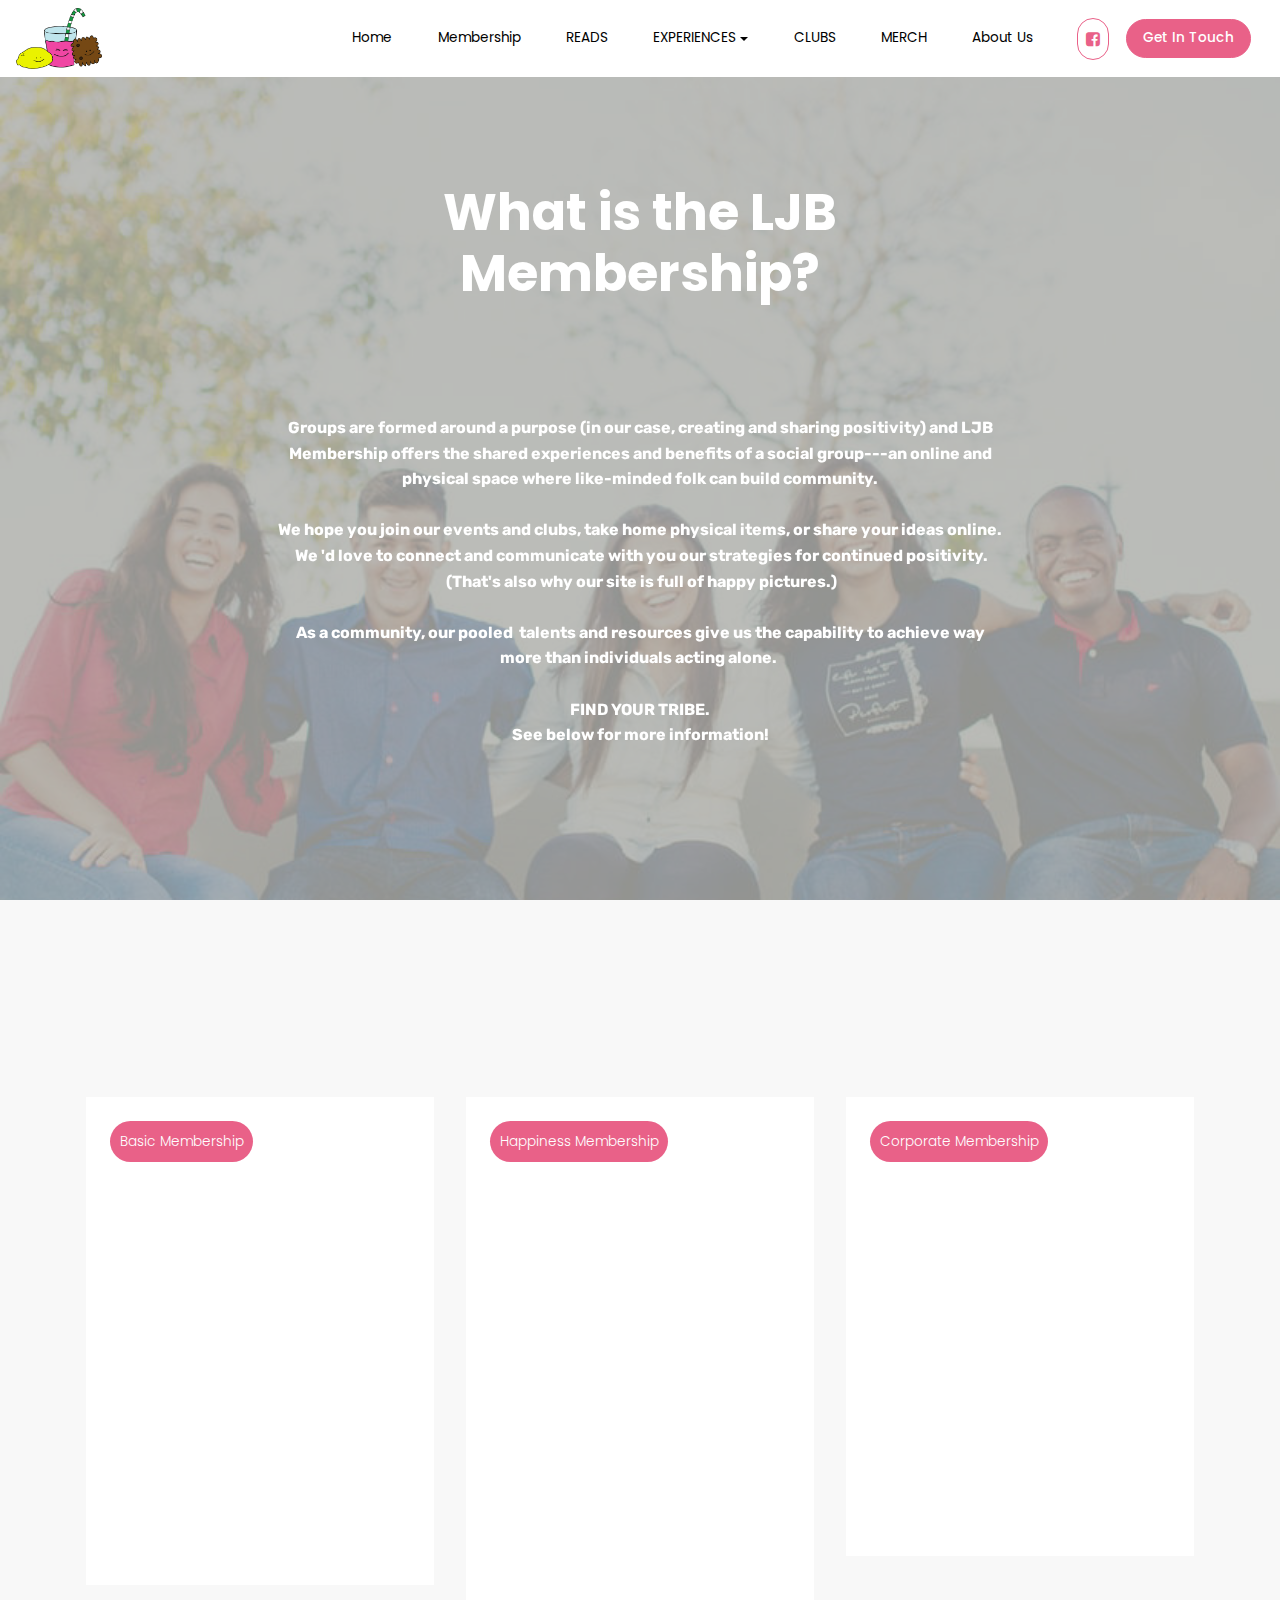
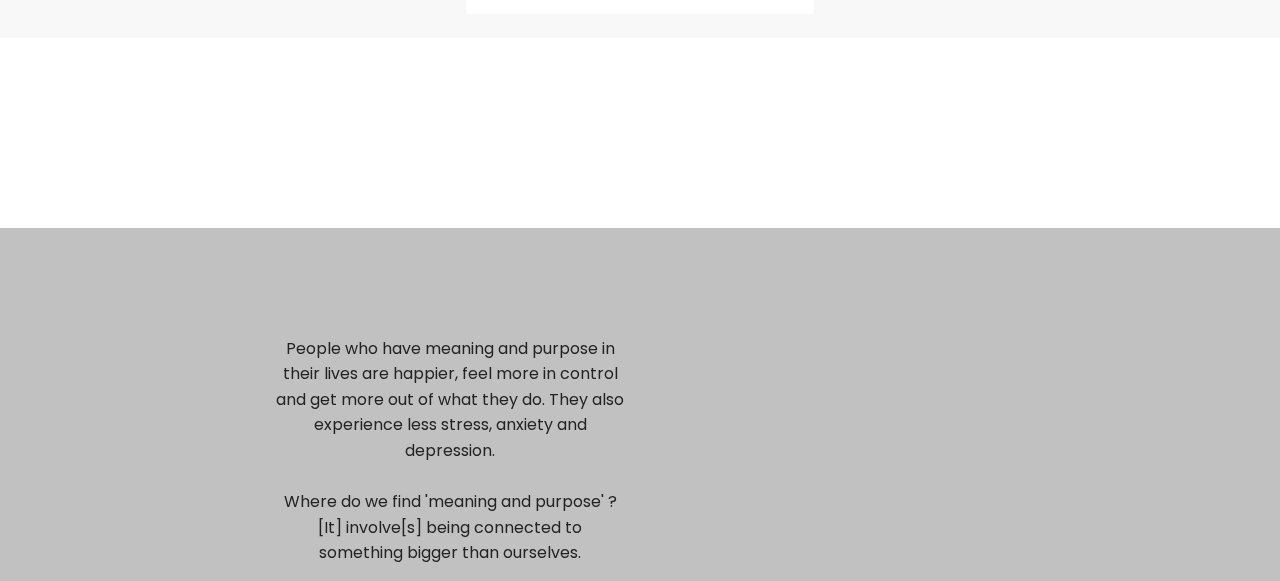
<file: membership.html>
<!DOCTYPE html>
<html  >
<head>
  <!-- Site made with Mobirise Website Builder v4.10.7, https://mobirise.com -->
  <meta charset="UTF-8">
  <meta http-equiv="X-UA-Compatible" content="IE=edge">
  <meta name="generator" content="Mobirise v4.10.7, mobirise.com">
  <meta name="viewport" content="width=device-width, initial-scale=1, minimum-scale=1">
  <link rel="shortcut icon" href="assets/images/groupmascotscolour-copy-164x116.png" type="image/x-icon">
  <meta name="description" content="Join the LJB Community and be a force of positivity!">
  
  <title>Membership</title>
  <link rel="stylesheet" href="assets/web/assets/mobirise-icons/mobirise-icons.css">
  <link rel="stylesheet" href="assets/font-awesome/css/font-awesome.css">
  <link rel="stylesheet" href="assets/bootstrap/css/bootstrap.min.css">
  <link rel="stylesheet" href="assets/bootstrap/css/bootstrap-grid.min.css">
  <link rel="stylesheet" href="assets/bootstrap/css/bootstrap-reboot.min.css">
  <link rel="stylesheet" href="assets/animatecss/animate.min.css">
  <link rel="stylesheet" href="assets/dropdown/css/style.css">
  <link rel="stylesheet" href="assets/socicon/css/styles.css">
  <link rel="stylesheet" href="assets/shopping-cart/minicart-theme.css">
  <link rel="stylesheet" href="assets/theme/css/style.css">
  <link rel="stylesheet" href="assets/mobirise/css/mbr-additional.css" type="text/css">
  
  
  
</head>
<body>
<script>var shopcartSettings = {"shopcart_top_offset":120,"side_offset":20,"site_width":1150,"shopcart_icon_color":"#FFFFFF","shopcart_back_color":"#000000","shopcart_icon_size":30,"sc_count_color":"#FFFFFF","sc_count_back_color":"#F97352","sc_count_size":12,"checkout_button":"Check out with"};</script>
  <section class="menu cid-ryDwY3BYLG" once="menu" id="menu2-1o">

    
    

    <nav class="navbar navbar-dropdown navbar-fixed-top navbar-expand-lg">
        <div class="navbar-brand">
            <span class="navbar-logo">
                <a href="https://mobirise.com">
                    <img src="assets/images/groupmascotscolour-copy-164x116.png" alt="Mobirise" title="" style="height: 3.8rem;">
                </a>
            </span>
            
        </div>
        <button class="navbar-toggler" type="button" data-toggle="collapse" data-target="#navbarSupportedContent" aria-controls="navbarNavAltMarkup" aria-expanded="false" aria-label="Toggle navigation">
            <div class="hamburger">
                <span></span>
                <span></span>
                <span></span>
                <span></span>
            </div>
        </button>
      <div class="collapse navbar-collapse" id="navbarSupportedContent">
            <ul class="navbar-nav nav-dropdown" data-app-modern-menu="true"><li class="nav-item">
                    <a class="nav-link link text-black display-4" href="index.html">
                        Home
                    </a>
                </li>
                <li class="nav-item">
                    <a class="nav-link link text-black display-4" href="membership.html">
                        Membership</a>
                </li><li class="nav-item"><a class="nav-link link text-black display-4" href="https://lemonjuiceandbiscuit.tumblr.com/" target="_blank">
                        READS</a></li>
                <li class="nav-item dropdown open">
                    <a class="nav-link link text-black dropdown-toggle display-4" href="forall.html" aria-expanded="true">EXPERIENCES</a><div class="dropdown-menu"><a class="text-black dropdown-item display-4" href="index.html" aria-expanded="false">New Item</a></div><div class="dropdown-menu"><a class="text-black dropdown-item display-4" href="forall.html" aria-expanded="false">Events for Everyone</a><a class="text-black dropdown-item display-4" href="schools.html">Events for Schools</a><a class="text-black dropdown-item display-4" href="corporate.html" aria-expanded="false">Events for Corporates</a></div>
                </li><li class="nav-item"><a class="nav-link link text-black display-4" href="clubs.html">CLUBS</a></li><li class="nav-item"><a class="nav-link link text-black display-4" href="shop.html">MERCH</a></li>
                <li class="nav-item">
                    <a class="nav-link link text-black display-4" href="about.html">About Us</a>
                </li></ul>
            <div class="icons-menu">
              <div class="soc-item">
                <a href="http://www.facebook.com/ljbonline" target="_blank">
                  <span class="mbr-iconfont fa-facebook-square fa"></span>
                </a>
              </div>
              
              
              
              
              
            </div>
            <div class="navbar-buttons mbr-section-btn"><a class="btn btn-sm btn-info display-4" href="index.html#form3-1p">
                  Get In Touch
                </a></div>
      </div>
    </nav>
</section>

<section class="header9 cid-ryZzN5dpdc mbr-fullscreen mbr-parallax-background" id="header9-29">

    

    <div class="mbr-overlay" style="opacity: 0.8; background-color: rgb(170, 171, 166);">
    </div>

    
    <div class="container">
        <div class="row justify-content-center">
            <div class="col-md-10 col-lg-8 align-center mbr-white">
                
                <h1 class="mbr-section-title mbr-bold mbr-fonts-style display-1"><br>What is the LJB Membership?</h1>
                <p class="mbr-text pb-3 mbr-fonts-style display-7"><br><br><strong>&nbsp;<br><br>Groups are formed around a purpose (in our case, creating and sharing positivity) and LJB Membership offers the shared experiences and benefits of a social group---an online and physical space where like-minded folk can build community. <br><br>We hope you join our events and clubs, take home physical items, or share your ideas online. &nbsp;We 'd love to connect and communicate with you our strategies for continued positivity. &nbsp;(That's also why our site is full of happy pictures.)<br><br>As a community, our pooled &nbsp;talents and resources give us the capability to achieve way more than individuals acting alone.&nbsp;</strong><br><strong>&nbsp;<br>FIND YOUR TRIBE. </strong><br><strong>See below for more information!</strong></p>
                
            </div>
        </div>
    </div>
    
</section>

<section class="features10 cid-rysZiwG6x4" id="features10-b">

    

    
    <div class="container">
        <h2 class="mbr-section-title align-left mbr-fonts-style display-2">
            Join the LJB Community Today!&nbsp;<br></h2>

        <p class="mbr-section-subtitle align-left mbr-fonts-style display-5">Let's share our dreams, goals and journeys. Say YES to becoming a member to get all of the perks and none of the hassle.&nbsp;</p>
        <div class="row justify-content-center align-items-start">
            
            <div class="card px-3 py-4 col-md-4">
                <div class="card-wrapper flip-card">
                    <div class="card-img">
                        <img src="assets/images/mbr-1076x717.jpg" alt="Mobirise" title="">
                        <div class="img-text mbr-text mbr-fonts-style align-center mbr-white display-4">Basic Membership</div>
                    </div>
                    <div class="card-box">
                        <h3 class="mbr-title mbr-fonts-style mbr-black align-center display-2">Basic Membership</h3>
                        <p class="mbr-card-text mbr-fonts-style align-center display-7">
                            Free to Join, Open to All<br>E-membership card<br>Members' Whatsapp Group or Email List<br>5% discount on all products and services<br>Members' Annual Party (subsidised)<br><br></p>
                        
                    </div>
                </div>
            </div>

            <div class="card px-3 py-4 col-md-4">
                <div class="card-wrapper flip-card">
                    <div class="card-img">
                        <img src="assets/images/mbr-1076x633.jpg" alt="Mobirise" title="">
                        <div class="img-text mbr-text mbr-fonts-style align-center mbr-white display-4">
                             Happiness Membership</div>
                    </div>
                    <div class="card-box">
                        <h3 class="mbr-title mbr-fonts-style mbr-black align-center display-2">Happiness Membership</h3>
                        <p class="mbr-card-text mbr-fonts-style align-center display-7">
                            $10 per month to join, Open to All<br>Complimentary E-membership Card<br>Members' Whatsapp Group or Email List<br>10% discount on all products and services<br>Members' Annual Party<br>Welcome Gift Pack<br>Earlybird Notifications for all things LJB</p>
                        
                    </div>
                </div>
            </div>

            <div class="card px-3 py-4 col-md-4">
                <div class="card-wrapper flip-card">
                    <div class="card-img">
                        <img src="assets/images/mbr-696x485.jpg" alt="Mobirise" title="">
                        <div class="img-text mbr-text mbr-fonts-style align-center mbr-white display-4">Corporate Membership</div>
                    </div>
                    <div class="card-box">
                        <h3 class="mbr-title mbr-fonts-style mbr-black align-center display-2">Corporate Membership</h3>
                        <p class="mbr-card-text mbr-fonts-style align-center display-7">Preferential Rates on Products and Services<br>Earlybird Notifications&nbsp;<br>Personalised Service</p>
                        
                    </div>
                </div>
            </div>

            
        </div>
    </div>
</section>

<section class="mbr-section content11 cid-rz1mjvdUao" id="content11-2l">

    

    <div class="container-fluid">
        <div class="row justify-content-center">
            <div class="col-12 col-lg-10">
                <div class="mbr-section-btn align-center"><a class="btn btn-info display-2" href="https://forms.gle/eVBmenMQRaiQ4VaJ6" target="_blank">CLICK HERE TO SIGN UP NOW</a></div>
            </div>
        </div>
    </div>
</section>

<section class="mbr-section article content12 cid-ryZHhyreKg" id="content13-2b">
      
     

    <div class="container">
        <div class="row justify-content-center">
            <div class="col-md-4">
                
                <h3 class="mbr-fonts-style mbr-title mbr-bold pb-2 align-center display-2"><strong>The Dalai Lama</strong></h3>
                <div class="mbr-text mbr-fonts-style align-center display-5">People who have meaning and purpose in their lives are happier, feel more in control and get more out of what they do. They also experience less stress, anxiety and depression.<div><br></div><div>Where do we find 'meaning and purpose' ?[It] involve[s] being connected to something bigger than ourselves.</div></div>                   
            </div>

            <div class="col-md-4">
                
                <h3 class="mbr-fonts-style mbr-title mbr-bold pb-2 align-center display-2"><strong>Victor Frankl</strong></h3>
                <div class="mbr-text mbr-fonts-style align-center display-5"><p>We can discover meaning in life in three different ways: by creating a work or doing a deed; by experiencing something or encountering someone; and by the attitude &nbsp;we take...</p><div><br></div><div><br></div><p></p></div>                    
            </div>
            
            
        </div>
    </div>
</section>


  <script src="assets/web/assets/jquery/jquery.min.js"></script>
  <script src="assets/popper/popper.min.js"></script>
  <script src="assets/bootstrap/js/bootstrap.min.js"></script>
  <script src="assets/viewportchecker/jquery.viewportchecker.js"></script>
  <script src="assets/mbr-animated-bg-text/mbr-animated-bg-text.js"></script>
  <script src="assets/parallax/jarallax.min.js"></script>
  <script src="assets/smoothscroll/smooth-scroll.js"></script>
  <script src="assets/dropdown/js/script.min.js"></script>
  <script src="assets/touchswipe/jquery.touch-swipe.min.js"></script>
  <script src="assets/shopping-cart/minicart.js"></script>
  <script src="assets/shopping-cart/jquery.easing.min.js"></script>
  <script src="assets/shopping-cart/minicart-customizer.js"></script>
  <script src="assets/theme/js/script.js"></script>
  
  
 <div id="scrollToTop" class="scrollToTop mbr-arrow-up"><a style="text-align: center;"><i class="mbr-arrow-up-icon mbr-arrow-up-icon-cm cm-icon cm-icon-smallarrow-up"></i></a></div>
    <input name="animation" type="hidden">
  </body>
</html>
</file>
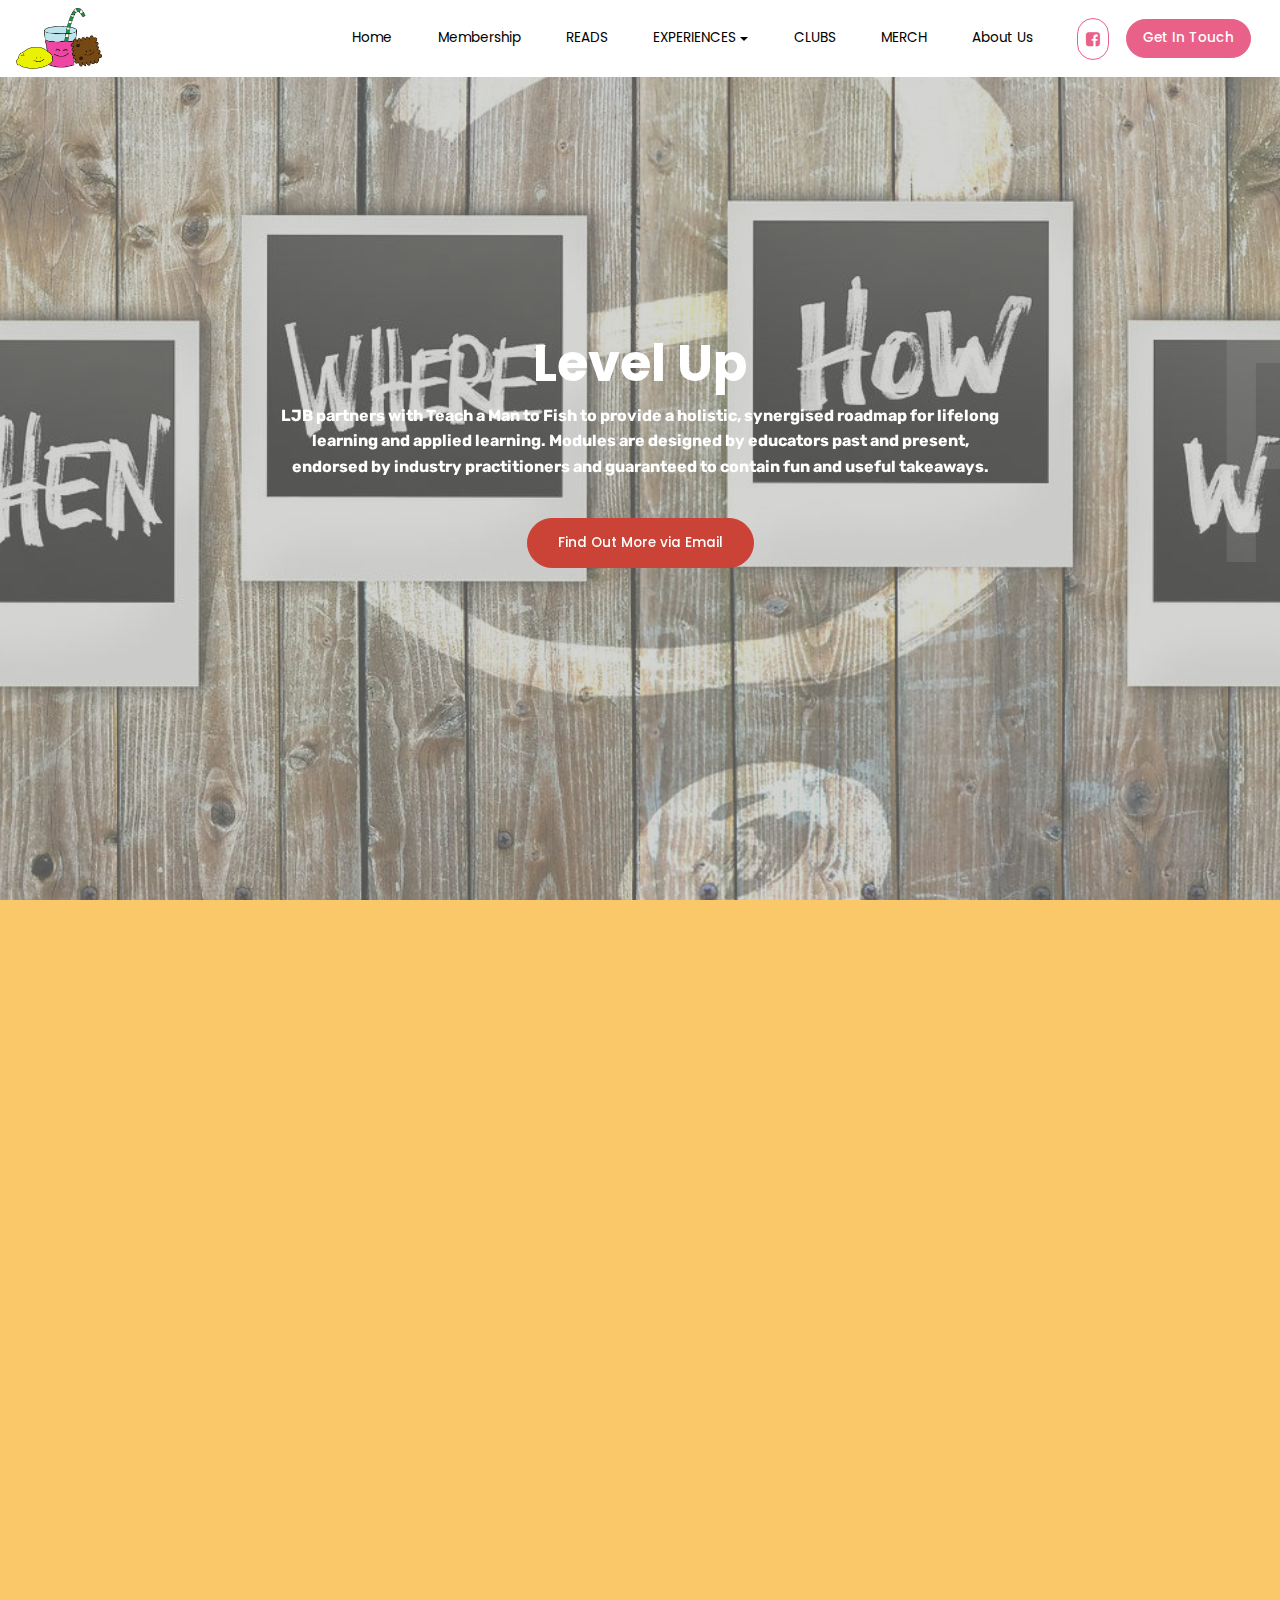
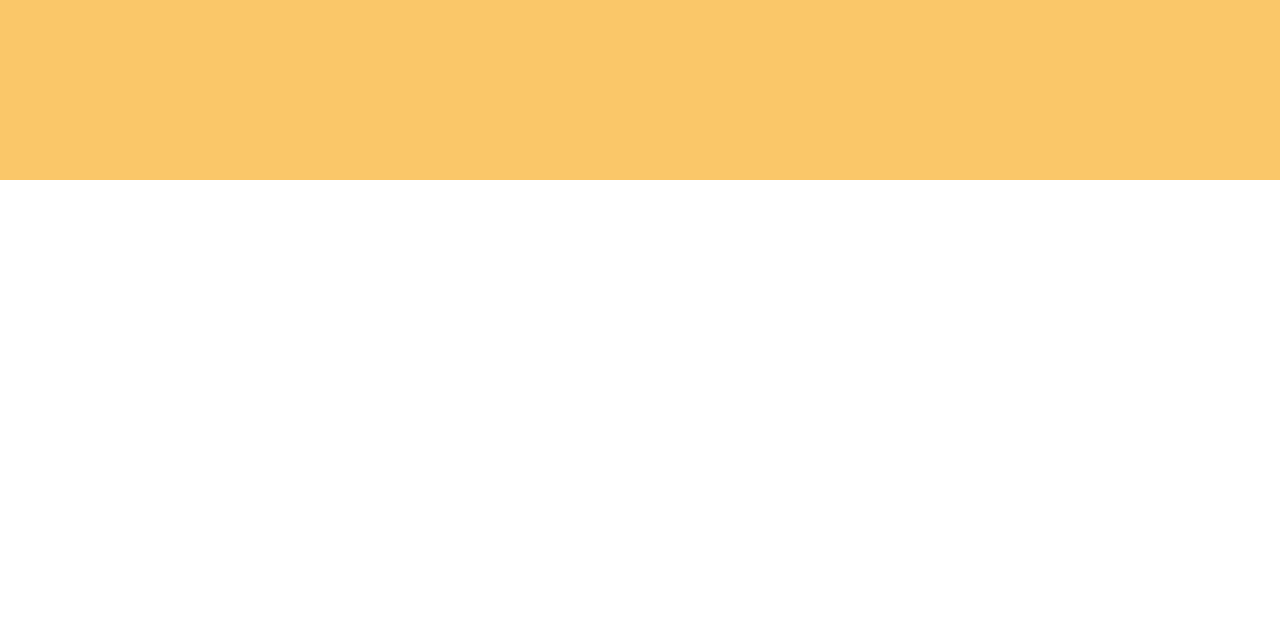
<file: schools.html>
<!DOCTYPE html>
<html  >
<head>
  <!-- Site made with Mobirise Website Builder v4.10.7, https://mobirise.com -->
  <meta charset="UTF-8">
  <meta http-equiv="X-UA-Compatible" content="IE=edge">
  <meta name="generator" content="Mobirise v4.10.7, mobirise.com">
  <meta name="viewport" content="width=device-width, initial-scale=1, minimum-scale=1">
  <link rel="shortcut icon" href="assets/images/groupmascotscolour-copy-164x116.png" type="image/x-icon">
  <meta name="description" content="For schools and learning institutions, teachers and students.">
  
  <title>Events for Schools</title>
  <link rel="stylesheet" href="assets/web/assets/mobirise-icons/mobirise-icons.css">
  <link rel="stylesheet" href="assets/font-awesome/css/font-awesome.css">
  <link rel="stylesheet" href="assets/bootstrap/css/bootstrap.min.css">
  <link rel="stylesheet" href="assets/bootstrap/css/bootstrap-grid.min.css">
  <link rel="stylesheet" href="assets/bootstrap/css/bootstrap-reboot.min.css">
  <link rel="stylesheet" href="assets/animatecss/animate.min.css">
  <link rel="stylesheet" href="assets/dropdown/css/style.css">
  <link rel="stylesheet" href="assets/socicon/css/styles.css">
  <link rel="stylesheet" href="assets/shopping-cart/minicart-theme.css">
  <link rel="stylesheet" href="assets/theme/css/style.css">
  <link rel="stylesheet" href="assets/mobirise/css/mbr-additional.css" type="text/css">
  
  
  
</head>
<body>
<script>var shopcartSettings = {"shopcart_top_offset":120,"side_offset":20,"site_width":1150,"shopcart_icon_color":"#FFFFFF","shopcart_back_color":"#000000","shopcart_icon_size":30,"sc_count_color":"#FFFFFF","sc_count_back_color":"#F97352","sc_count_size":12,"checkout_button":"Check out with"};</script>
  <section class="menu cid-ryDwY3BYLG" once="menu" id="menu2-1o">

    
    

    <nav class="navbar navbar-dropdown navbar-fixed-top navbar-expand-lg">
        <div class="navbar-brand">
            <span class="navbar-logo">
                <a href="https://mobirise.com">
                    <img src="assets/images/groupmascotscolour-copy-164x116.png" alt="Mobirise" title="" style="height: 3.8rem;">
                </a>
            </span>
            
        </div>
        <button class="navbar-toggler" type="button" data-toggle="collapse" data-target="#navbarSupportedContent" aria-controls="navbarNavAltMarkup" aria-expanded="false" aria-label="Toggle navigation">
            <div class="hamburger">
                <span></span>
                <span></span>
                <span></span>
                <span></span>
            </div>
        </button>
      <div class="collapse navbar-collapse" id="navbarSupportedContent">
            <ul class="navbar-nav nav-dropdown" data-app-modern-menu="true"><li class="nav-item">
                    <a class="nav-link link text-black display-4" href="index.html">
                        Home
                    </a>
                </li>
                <li class="nav-item">
                    <a class="nav-link link text-black display-4" href="membership.html">
                        Membership</a>
                </li><li class="nav-item"><a class="nav-link link text-black display-4" href="https://lemonjuiceandbiscuit.tumblr.com/" target="_blank">
                        READS</a></li>
                <li class="nav-item dropdown">
                    <a class="nav-link link text-black dropdown-toggle display-4" href="forall.html" aria-expanded="true">EXPERIENCES</a><div class="dropdown-menu"><a class="text-black dropdown-item display-4" href="index.html" aria-expanded="false">New Item</a></div><div class="dropdown-menu"><a class="text-black dropdown-item display-4" href="forall.html" aria-expanded="false">Events for Everyone</a><a class="text-black dropdown-item display-4" href="schools.html">Events for Schools</a><a class="text-black dropdown-item display-4" href="corporate.html" aria-expanded="false">Events for Corporates</a></div>
                </li><li class="nav-item"><a class="nav-link link text-black display-4" href="clubs.html">CLUBS</a></li><li class="nav-item"><a class="nav-link link text-black display-4" href="shop.html">MERCH</a></li>
                <li class="nav-item">
                    <a class="nav-link link text-black display-4" href="about.html">About Us</a>
                </li></ul>
            <div class="icons-menu">
              <div class="soc-item">
                <a href="http://www.facebook.com/ljbonline" target="_blank">
                  <span class="mbr-iconfont fa-facebook-square fa"></span>
                </a>
              </div>
              
              
              
              
              
            </div>
            <div class="navbar-buttons mbr-section-btn"><a class="btn btn-sm btn-info display-4" href="index.html#form3-1p">
                  Get In Touch
                </a></div>
      </div>
    </nav>
</section>

<section class="header9 cid-ryCNt1n9o2 mbr-fullscreen mbr-parallax-background" id="header9-13">

    

    <div class="mbr-overlay" style="opacity: 0.5; background-color: rgb(170, 171, 166);">
    </div>

    <div class="animated-text-background display-1" style="color: rgb(239, 239, 239); opacity: 0.1; font-size: 20rem;">
        <span class="animated-element" data-word="Present Your Product" data-speed="60">
        </span>
    </div>
    <div class="container">
        <div class="row justify-content-center">
            <div class="col-md-10 col-lg-8 align-center mbr-white">
                <h4 class="mbr-section-title mbr-fonts-style display-5"></h4>
                <h1 class="mbr-section-title mbr-bold mbr-fonts-style display-1">
                    Level Up</h1>
                <p class="mbr-text pb-3 mbr-fonts-style display-7"><strong>
                    LJB partners with Teach a Man to Fish to provide a holistic, synergised roadmap for lifelong learning and applied learning. Modules are designed by educators past and present, endorsed by industry practitioners and guaranteed to contain fun and useful takeaways.</strong></p>
                <div class="mbr-section-btn"><a class="btn-secondary btn btn-lg display-4" type="submit" href="mailto:experiences@lemonjuiceandbiscuit.com">Find Out More via Email</a></div>
            </div>
        </div>
    </div>
    
</section>

<section class="features17 cid-rzyaBdtAKP" id="features17-1n">

    

    
    <div class="container">
        <div class="row main align-items-center">
            <div class="col-md-6 image-element">
                <div class="img-wrap">
                    <img src="assets/images/mbr-1140x758.jpg" alt="" title="">
                </div>
            </div>
            <div class="col-md-6 text-element">
                <div class="text-content">
                    
                    <h2 class="mbr-title pt-2 mbr-fonts-style align-left mbr-white display-2">Fully Customisable!<br><br><div>Facilitated by MOE-registered, experienced, responsible and personable instructors.</div></h2>
                    <div class="mbr-section-text">
                        <p class="mbr-text pt-3 mbr-light mbr-fonts-style align-left mbr-white display-5"><strong>All programmes can be customised to contain one/some of the following:<br></strong><br>Social &amp; Emotional Learning&nbsp;<br>21 CC Competencies<br>Applied Learning<br>STEM<br>The Arts<br>4th Industrial Revolution<br>Life Skills<br>Leadership Skills<br>Communication Competencies<br>Systems Thinking<br>Design Thinking<br>Critical Thinking<br>Creative Thinking<br></p>
                    </div>
                    <div class="mbr-section-btn pt-3 align-left"><a class="btn btn-md btn-white display-4" href="index.html#form3-1p" target="_blank">Provide More Info</a> <a class="btn btn-md btn-white display-4" href="mailto:experiences@lemonjuiceandbiscuit.com">Or Email Us</a></div>
                </div>
            </div>
        </div>
    </div>          
</section>

<section class="features16 cid-rz1fzZuG3j" id="features16-2j">

    

    
    <div class="container">
        <div class="row main align-items-center">
            <div class="col-md-6 image-element ">
                <div class="img-wrap">
                    <img src="assets/images/mbr-1140x761.jpg" alt="" title="">
                </div>
            </div>
            <div class="col-md-6 text-element">
                <div class="text-content">
                    <h4 class="mbr-section-subtitle mbr-fonts-style mbr-black align-left display-5"><strong>Join the Mailing List!</strong></h4>
                    <h2 class="mbr-title pt-2 mbr-fonts-style align-left display-2">
                        Corporate Membership (SCHOOLS)</h2>
                    <div class="mbr-section-text">
                        <p class="mbr-text pt-3 mbr-light mbr-fonts-style align-left display-7">
                            Become an LJB Corporate Member to enjoy Preferential Rates, Updates on New Products and Services and Personalised Follow-Ups</p>
                    </div>
                    <div class="mbr-section-btn pt-3 align-left"><a class="btn btn-md btn-info display-4" href="https://forms.gle/R39H3PnNBb7p6sJEA" target="_blank">Sign Up</a></div>
                </div>
            </div>
        </div>
    </div>          
</section>


  <script src="assets/web/assets/jquery/jquery.min.js"></script>
  <script src="assets/popper/popper.min.js"></script>
  <script src="assets/bootstrap/js/bootstrap.min.js"></script>
  <script src="assets/viewportchecker/jquery.viewportchecker.js"></script>
  <script src="assets/mbr-animated-bg-text/mbr-animated-bg-text.js"></script>
  <script src="assets/parallax/jarallax.min.js"></script>
  <script src="assets/smoothscroll/smooth-scroll.js"></script>
  <script src="assets/dropdown/js/script.min.js"></script>
  <script src="assets/touchswipe/jquery.touch-swipe.min.js"></script>
  <script src="assets/shopping-cart/minicart.js"></script>
  <script src="assets/shopping-cart/jquery.easing.min.js"></script>
  <script src="assets/shopping-cart/minicart-customizer.js"></script>
  <script src="assets/theme/js/script.js"></script>
  
  
 <div id="scrollToTop" class="scrollToTop mbr-arrow-up"><a style="text-align: center;"><i class="mbr-arrow-up-icon mbr-arrow-up-icon-cm cm-icon cm-icon-smallarrow-up"></i></a></div>
    <input name="animation" type="hidden">
  </body>
</html>
</file>
<file: assets/web/assets/mobirise-icons/mobirise-icons.css>
@font-face {
  font-family: 'MobiriseIcons';
  src:  url('mobirise-icons.eot?spat4u');
  src:  url('mobirise-icons.eot?spat4u#iefix') format('embedded-opentype'),
    url('mobirise-icons.ttf?spat4u') format('truetype'),
    url('mobirise-icons.woff?spat4u') format('woff'),
    url('mobirise-icons.svg?spat4u#MobiriseIcons') format('svg');
  font-weight: normal;
  font-style: normal;
}

[class^="mbri-"], [class*=" mbri-"] {
  /* use !important to prevent issues with browser extensions that change fonts */
  font-family: MobiriseIcons !important;
  speak: none;
  font-style: normal;
  font-weight: normal;
  font-variant: normal;
  text-transform: none;
  line-height: 1;

  /* Better Font Rendering =========== */
  -webkit-font-smoothing: antialiased;
  -moz-osx-font-smoothing: grayscale;
}

.mbri-add-submenu:before {
  content: "\e900";
}
.mbri-alert:before {
  content: "\e901";
}
.mbri-align-center:before {
  content: "\e902";
}
.mbri-align-justify:before {
  content: "\e903";
}
.mbri-align-left:before {
  content: "\e904";
}
.mbri-align-right:before {
  content: "\e905";
}
.mbri-android:before {
  content: "\e906";
}
.mbri-apple:before {
  content: "\e907";
}
.mbri-arrow-down:before {
  content: "\e908";
}
.mbri-arrow-next:before {
  content: "\e909";
}
.mbri-arrow-prev:before {
  content: "\e90a";
}
.mbri-arrow-up:before {
  content: "\e90b";
}
.mbri-bold:before {
  content: "\e90c";
}
.mbri-bookmark:before {
  content: "\e90d";
}
.mbri-bootstrap:before {
  content: "\e90e";
}
.mbri-briefcase:before {
  content: "\e90f";
}
.mbri-browse:before {
  content: "\e910";
}
.mbri-bulleted-list:before {
  content: "\e911";
}
.mbri-calendar:before {
  content: "\e912";
}
.mbri-camera:before {
  content: "\e913";
}
.mbri-cart-add:before {
  content: "\e914";
}
.mbri-cart-full:before {
  content: "\e915";
}
.mbri-cash:before {
  content: "\e916";
}
.mbri-change-style:before {
  content: "\e917";
}
.mbri-chat:before {
  content: "\e918";
}
.mbri-clock:before {
  content: "\e919";
}
.mbri-close:before {
  content: "\e91a";
}
.mbri-cloud:before {
  content: "\e91b";
}
.mbri-code:before {
  content: "\e91c";
}
.mbri-contact-form:before {
  content: "\e91d";
}
.mbri-credit-card:before {
  content: "\e91e";
}
.mbri-cursor-click:before {
  content: "\e91f";
}
.mbri-cust-feedback:before {
  content: "\e920";
}
.mbri-database:before {
  content: "\e921";
}
.mbri-delivery:before {
  content: "\e922";
}
.mbri-desktop:before {
  content: "\e923";
}
.mbri-devices:before {
  content: "\e924";
}
.mbri-down:before {
  content: "\e925";
}
.mbri-download:before {
  content: "\e989";
}
.mbri-drag-n-drop:before {
  content: "\e927";
}
.mbri-drag-n-drop2:before {
  content: "\e928";
}
.mbri-edit:before {
  content: "\e929";
}
.mbri-edit2:before {
  content: "\e92a";
}
.mbri-error:before {
  content: "\e92b";
}
.mbri-extension:before {
  content: "\e92c";
}
.mbri-features:before {
  content: "\e92d";
}
.mbri-file:before {
  content: "\e92e";
}
.mbri-flag:before {
  content: "\e92f";
}
.mbri-folder:before {
  content: "\e930";
}
.mbri-gift:before {
  content: "\e931";
}
.mbri-github:before {
  content: "\e932";
}
.mbri-globe:before {
  content: "\e933";
}
.mbri-globe-2:before {
  content: "\e934";
}
.mbri-growing-chart:before {
  content: "\e935";
}
.mbri-hearth:before {
  content: "\e936";
}
.mbri-help:before {
  content: "\e937";
}
.mbri-home:before {
  content: "\e938";
}
.mbri-hot-cup:before {
  content: "\e939";
}
.mbri-idea:before {
  content: "\e93a";
}
.mbri-image-gallery:before {
  content: "\e93b";
}
.mbri-image-slider:before {
  content: "\e93c";
}
.mbri-info:before {
  content: "\e93d";
}
.mbri-italic:before {
  content: "\e93e";
}
.mbri-key:before {
  content: "\e93f";
}
.mbri-laptop:before {
  content: "\e940";
}
.mbri-layers:before {
  content: "\e941";
}
.mbri-left-right:before {
  content: "\e942";
}
.mbri-left:before {
  content: "\e943";
}
.mbri-letter:before {
  content: "\e944";
}
.mbri-like:before {
  content: "\e945";
}
.mbri-link:before {
  content: "\e946";
}
.mbri-lock:before {
  content: "\e947";
}
.mbri-login:before {
  content: "\e948";
}
.mbri-logout:before {
  content: "\e949";
}
.mbri-magic-stick:before {
  content: "\e94a";
}
.mbri-map-pin:before {
  content: "\e94b";
}
.mbri-menu:before {
  content: "\e94c";
}
.mbri-mobile:before {
  content: "\e94d";
}
.mbri-mobile2:before {
  content: "\e94e";
}
.mbri-mobirise:before {
  content: "\e94f";
}
.mbri-more-horizontal:before {
  content: "\e950";
}
.mbri-more-vertical:before {
  content: "\e951";
}
.mbri-music:before {
  content: "\e952";
}
.mbri-new-file:before {
  content: "\e953";
}
.mbri-numbered-list:before {
  content: "\e954";
}
.mbri-opened-folder:before {
  content: "\e955";
}
.mbri-pages:before {
  content: "\e956";
}
.mbri-paper-plane:before {
  content: "\e957";
}
.mbri-paperclip:before {
  content: "\e958";
}
.mbri-photo:before {
  content: "\e959";
}
.mbri-photos:before {
  content: "\e95a";
}
.mbri-pin:before {
  content: "\e95b";
}
.mbri-play:before {
  content: "\e95c";
}
.mbri-plus:before {
  content: "\e95d";
}
.mbri-preview:before {
  content: "\e95e";
}
.mbri-print:before {
  content: "\e95f";
}
.mbri-protect:before {
  content: "\e960";
}
.mbri-question:before {
  content: "\e961";
}
.mbri-quote-left:before {
  content: "\e962";
}
.mbri-quote-right:before {
  content: "\e963";
}
.mbri-refresh:before {
  content: "\e964";
}
.mbri-responsive:before {
  content: "\e965";
}
.mbri-right:before {
  content: "\e966";
}
.mbri-rocket:before {
  content: "\e967";
}
.mbri-sad-face:before {
  content: "\e968";
}
.mbri-sale:before {
  content: "\e969";
}
.mbri-save:before {
  content: "\e96a";
}
.mbri-search:before {
  content: "\e96b";
}
.mbri-setting:before {
  content: "\e96c";
}
.mbri-setting2:before {
  content: "\e96d";
}
.mbri-setting3:before {
  content: "\e96e";
}
.mbri-share:before {
  content: "\e96f";
}
.mbri-shopping-bag:before {
  content: "\e970";
}
.mbri-shopping-basket:before {
  content: "\e971";
}
.mbri-shopping-cart:before {
  content: "\e972";
}
.mbri-sites:before {
  content: "\e973";
}
.mbri-smile-face:before {
  content: "\e974";
}
.mbri-speed:before {
  content: "\e975";
}
.mbri-star:before {
  content: "\e976";
}
.mbri-success:before {
  content: "\e977";
}
.mbri-sun:before {
  content: "\e978";
}
.mbri-sun2:before {
  content: "\e979";
}
.mbri-tablet:before {
  content: "\e97a";
}
.mbri-tablet-vertical:before {
  content: "\e97b";
}
.mbri-target:before {
  content: "\e97c";
}
.mbri-timer:before {
  content: "\e97d";
}
.mbri-to-ftp:before {
  content: "\e97e";
}
.mbri-to-local-drive:before {
  content: "\e97f";
}
.mbri-touch-swipe:before {
  content: "\e980";
}
.mbri-touch:before {
  content: "\e981";
}
.mbri-trash:before {
  content: "\e982";
}
.mbri-underline:before {
  content: "\e983";
}
.mbri-unlink:before {
  content: "\e984";
}
.mbri-unlock:before {
  content: "\e985";
}
.mbri-up-down:before {
  content: "\e986";
}
.mbri-up:before {
  content: "\e987";
}
.mbri-update:before {
  content: "\e988";
}
.mbri-upload:before {
 content: "\e926"; 
}
.mbri-user:before {
  content: "\e98a";
}
.mbri-user2:before {
  content: "\e98b";
}
.mbri-users:before {
  content: "\e98c";
}
.mbri-video:before {
  content: "\e98d";
}
.mbri-video-play:before {
  content: "\e98e";
}
.mbri-watch:before {
  content: "\e98f";
}
.mbri-website-theme:before {
  content: "\e990";
}
.mbri-wifi:before {
  content: "\e991";
}
.mbri-windows:before {
  content: "\e992";
}
.mbri-zoom-out:before {
  content: "\e993";
}
.mbri-redo:before {
  content: "\e994";
}
.mbri-undo:before {
  content: "\e995";
}
</file>
<file: assets/shopping-cart/minicart-theme.css>
@font-face {
   font-family: 'ShoppingCart';
    src:  url('shoppingcart.eot');
    src:  url('shoppingcart.eot#iefix') format('embedded-opentype'),
          url('shoppingcart.ttf') format('truetype'),
          url('shoppingcart.woff') format('woff'),
          url('shoppingcart.svg#icomoon') format('svg');
    font-weight: normal;
    font-style: normal;
}
/* 
  font was generated with iconmoon
*/

.shoppingcart-icons.icon-local_grocery_store:before {
    content: "\e1df";
}
.shoppingcart-icons.icon-card_giftcard:before {
    content: "\e308";
}

#PPMiniCart {
  z-index: 3000; }

#PPMiniCart .minicart-subtotal{
      right: 10px;
      left: auto !important;
}
.shoppingcart-icons {
  font-family: 'ShoppingCart';
  font-weight: normal;
  font-style: normal;
  font-size: 24px;
  line-height: 1;
  letter-spacing: normal;
  text-transform: none;
  display: inline-block;
  white-space: nowrap;
  word-wrap: normal;
  direction: ltr;
  -webkit-font-feature-settings: 'liga';
  -webkit-font-smoothing: antialiased; }

#mc-shopcart {
  position: fixed;
  z-index: 105;
  display: block;
  font-size: 50px;
  padding: 10px;
  color: black;
  border-radius: 50%;
  background-color: rgba(250, 250, 250, 0.95); }
  #mc-shopcart span#mc-shopcart-qty {
    font: 300 12px sans-serif;
    position: absolute;
    top: 2px;
    right: -5px;
    padding: 3px 7px;
    white-space: nowrap;
    color: #fff;
    border-radius: 10px;
    background-color: #05a; }
    #mc-shopcart span#mc-shopcart-qty:empty {
      display: none; }

#giftcard-to-shopcart {
  border-radius: 50%;
  padding: 3px;
  position: absolute;
  z-index: 1000; }
#mc-shopcart {
  cursor: pointer;
}
</file>
<file: assets/dropdown/css/style.css>
.navbar-dropdown {
  left: 0;
  padding: 0;
  position: absolute;
  right: 0;
  top: 0;
  transition: all 0.45s ease;
  z-index: 1030;
  background: #282828; }
  .navbar-dropdown .navbar-logo {
    margin-right: 0.8rem;
    transition: margin 0.3s ease-in-out;
    vertical-align: middle; }
    .navbar-dropdown .navbar-logo img {
      height: 3.125rem;
      transition: all 0.3s ease-in-out; }
    .navbar-dropdown .navbar-logo.mbr-iconfont {
      font-size: 3.125rem;
      line-height: 3.125rem; }
  .navbar-dropdown .navbar-caption {
    font-weight: 700;
    white-space: normal;
    vertical-align: -4px;
    line-height: 3.125rem !important; }
    .navbar-dropdown .navbar-caption, .navbar-dropdown .navbar-caption:hover {
      color: inherit;
      text-decoration: none; }
  .navbar-dropdown .mbr-iconfont + .navbar-caption {
    vertical-align: -1px; }
  .navbar-dropdown.navbar-fixed-top {
    position: fixed; }
  .navbar-dropdown .navbar-brand span {
    vertical-align: -4px; }
  .navbar-dropdown.bg-color.transparent {
    background: none; }
  .navbar-dropdown.navbar-short .navbar-brand {
    padding: 0.625rem 0; }
    .navbar-dropdown.navbar-short .navbar-brand span {
      vertical-align: -1px; }
  .navbar-dropdown.navbar-short .navbar-caption {
    line-height: 2.375rem !important;
    vertical-align: -2px; }
  .navbar-dropdown.navbar-short .navbar-logo {
    margin-right: 0.5rem; }
    .navbar-dropdown.navbar-short .navbar-logo img {
      height: 2.375rem; }
    .navbar-dropdown.navbar-short .navbar-logo.mbr-iconfont {
      font-size: 2.375rem;
      line-height: 2.375rem; }
  .navbar-dropdown.navbar-short .mbr-table-cell {
    height: 3.625rem; }
  .navbar-dropdown .navbar-close {
    left: 0.6875rem;
    position: fixed;
    top: 0.75rem;
    z-index: 1000; }
  .navbar-dropdown .hamburger-icon {
    content: "";
    display: inline-block;
    vertical-align: middle;
    width: 16px;
    -webkit-box-shadow: 0 -6px 0 1px #282828,0 0 0 1px #282828,0 6px 0 1px #282828;
    -moz-box-shadow: 0 -6px 0 1px #282828,0 0 0 1px #282828,0 6px 0 1px #282828;
    box-shadow: 0 -6px 0 1px #282828,0 0 0 1px #282828,0 6px 0 1px #282828; }

.dropdown-menu .dropdown-toggle[data-toggle="dropdown-submenu"]::after {
  border-bottom: 0.35em solid transparent;
  border-left: 0.35em solid;
  border-right: 0;
  border-top: 0.35em solid transparent;
  margin-left: 0.3rem; }

.dropdown-menu .dropdown-item:focus {
  outline: 0; }

.nav-dropdown {
  font-size: 0.75rem;
  font-weight: 500;
  height: auto !important; }
  .nav-dropdown .nav-btn {
    padding-left: 1rem; }
  .nav-dropdown .link {
    margin: .667em 1.667em;
    font-weight: 500;
    padding: 0;
    transition: color .2s ease-in-out; }
    .nav-dropdown .link.dropdown-toggle {
      margin-right: 2.583em; }
      .nav-dropdown .link.dropdown-toggle::after {
        margin-left: .25rem;
        border-top: 0.35em solid;
        border-right: 0.35em solid transparent;
        border-left: 0.35em solid transparent;
        border-bottom: 0; }
      .nav-dropdown .link.dropdown-toggle[aria-expanded="true"] {
        margin: 0;
        padding: 0.667em 3.263em  0.667em 1.667em; }
  .nav-dropdown .link::after,
  .nav-dropdown .dropdown-item::after {
    color: inherit; }
  .nav-dropdown .btn {
    font-size: 0.75rem;
    font-weight: 700;
    letter-spacing: 0;
    margin-bottom: 0;
    padding-left: 1.25rem;
    padding-right: 1.25rem; }
  .nav-dropdown .dropdown-menu {
    border-radius: 0;
    border: 0;
    left: 0;
    margin: 0;
    padding-bottom: 1.25rem;
    padding-top: 1.25rem;
    position: relative; }
  .nav-dropdown .dropdown-submenu {
    margin-left: 0.125rem;
    top: 0; }
  .nav-dropdown .dropdown-item {
    font-size: 0.8125rem;
    font-weight: 500;
    line-height: 2;
    padding: 0.3846em 4.615em 0.3846em 1.5385em;
    position: relative;
    transition: color .2s ease-in-out, background-color .2s ease-in-out; }
    .nav-dropdown .dropdown-item::after {
      margin-top: -0.3077em;
      position: absolute;
      right: 1.1538em;
      top: 50%; }
    .nav-dropdown .dropdown-item:focus, .nav-dropdown .dropdown-item:hover {
      background: none; }

@media (max-width: 767px) {
  .nav-dropdown.navbar-toggleable-sm {
    bottom: 0;
    display: none;
    left: 0;
    overflow-x: hidden;
    position: fixed;
    top: 0;
    transform: translateX(-100%);
    -ms-transform: translateX(-100%);
    -webkit-transform: translateX(-100%);
    width: 18.75rem;
    z-index: 999; } }
.nav-dropdown.navbar-toggleable-xl {
  bottom: 0;
  display: none;
  left: 0;
  overflow-x: hidden;
  position: fixed;
  top: 0;
  transform: translateX(-100%);
  -ms-transform: translateX(-100%);
  -webkit-transform: translateX(-100%);
  width: 18.75rem;
  z-index: 999; }

.nav-dropdown-sm {
  display: block !important;
  overflow-x: hidden;
  overflow: auto;
  padding-top: 3.875rem; }
  .nav-dropdown-sm::after {
    content: "";
    display: block;
    height: 3rem;
    width: 100%; }
  .nav-dropdown-sm.collapse.in ~ .navbar-close {
    display: block !important; }
  .nav-dropdown-sm.collapsing, .nav-dropdown-sm.collapse.in {
    transform: translateX(0);
    -ms-transform: translateX(0);
    -webkit-transform: translateX(0);
    transition: all 0.25s ease-out;
    -webkit-transition: all 0.25s ease-out;
    background: #282828; }
  .nav-dropdown-sm.collapsing[aria-expanded="false"] {
    transform: translateX(-100%);
    -ms-transform: translateX(-100%);
    -webkit-transform: translateX(-100%); }
  .nav-dropdown-sm .nav-item {
    display: block;
    margin-left: 0 !important;
    padding-left: 0; }
  .nav-dropdown-sm .link,
  .nav-dropdown-sm .dropdown-item {
    border-top: 1px dotted rgba(255, 255, 255, 0.1);
    font-size: 0.8125rem;
    line-height: 1.6;
    margin: 0 !important;
    padding: 0.875rem 2.4rem 0.875rem 1.5625rem !important;
    position: relative;
    white-space: normal; }
    .nav-dropdown-sm .link:focus, .nav-dropdown-sm .link:hover,
    .nav-dropdown-sm .dropdown-item:focus,
    .nav-dropdown-sm .dropdown-item:hover {
      background: rgba(0, 0, 0, 0.2) !important;
      color: #c0a375; }
  .nav-dropdown-sm .nav-btn {
    position: relative;
    padding: 1.5625rem 1.5625rem 0 1.5625rem; }
    .nav-dropdown-sm .nav-btn::before {
      border-top: 1px dotted rgba(255, 255, 255, 0.1);
      content: "";
      left: 0;
      position: absolute;
      top: 0;
      width: 100%; }
    .nav-dropdown-sm .nav-btn + .nav-btn {
      padding-top: 0.625rem; }
      .nav-dropdown-sm .nav-btn + .nav-btn::before {
        display: none; }
  .nav-dropdown-sm .btn {
    padding: 0.625rem 0; }
  .nav-dropdown-sm .dropdown-toggle[data-toggle="dropdown-submenu"]::after {
    margin-left: .25rem;
    border-top: 0.35em solid;
    border-right: 0.35em solid transparent;
    border-left: 0.35em solid transparent;
    border-bottom: 0; }
  .nav-dropdown-sm .dropdown-toggle[data-toggle="dropdown-submenu"][aria-expanded="true"]::after {
    border-top: 0;
    border-right: 0.35em solid transparent;
    border-left: 0.35em solid transparent;
    border-bottom: 0.35em solid; }
  .nav-dropdown-sm .dropdown-menu {
    margin: 0;
    padding: 0;
    position: relative;
    top: 0;
    left: 0;
    width: 100%;
    border: 0;
    float: none;
    border-radius: 0;
    background: none; }
  .nav-dropdown-sm .dropdown-submenu {
    left: 100%;
    margin-left: 0.125rem;
    margin-top: -1.25rem;
    top: 0; }

.navbar-toggleable-sm .nav-dropdown .dropdown-menu {
  position: absolute; }

.navbar-toggleable-sm .nav-dropdown .dropdown-submenu {
  left: 100%;
  margin-left: 0.125rem;
  margin-top: -1.25rem;
  top: 0; }

.navbar-toggleable-sm.opened .nav-dropdown .dropdown-menu {
  position: relative; }

.navbar-toggleable-sm.opened .nav-dropdown .dropdown-submenu {
  left: 0;
  margin-left: 00rem;
  margin-top: 0rem;
  top: 0; }

.is-builder .nav-dropdown.collapsing {
  transition: none !important; }

/*# sourceMappingURL=style.css.map */
</file>
<file: assets/socicon/css/styles.css>
@charset "UTF-8";

@font-face {
  font-family: "socicon";
  src:url("../fonts/socicon.eot");
  src:url("../fonts/socicon.eot?#iefix") format("embedded-opentype"),
    url("../fonts/socicon.woff") format("woff"),
    url("../fonts/socicon.ttf") format("truetype"),
    url("../fonts/socicon.svg#socicon") format("svg");
  font-weight: normal;
  font-style: normal;

}

[data-icon]:before {
  font-family: "socicon" !important;
  content: attr(data-icon);
  font-style: normal !important;
  font-weight: normal !important;
  font-variant: normal !important;
  text-transform: none !important;
  speak: none;
  line-height: 1;
  -webkit-font-smoothing: antialiased;
  -moz-osx-font-smoothing: grayscale;
}

[class^="socicon-"]:before,
[class*=" socicon-"]:before {
  font-family: "socicon" !important;
  font-style: normal !important;
  font-weight: normal !important;
  font-variant: normal !important;
  text-transform: none !important;
  speak: none;
  line-height: 1;
  -webkit-font-smoothing: antialiased;
  -moz-osx-font-smoothing: grayscale;
}

.socicon-modelmayhem:before {
  content: "\e000";
}
.socicon-mixcloud:before {
  content: "\e001";
}
.socicon-drupal:before {
  content: "\e002";
}
.socicon-swarm:before {
  content: "\e003";
}
.socicon-istock:before {
  content: "\e004";
}
.socicon-yammer:before {
  content: "\e005";
}
.socicon-ello:before {
  content: "\e006";
}
.socicon-stackoverflow:before {
  content: "\e007";
}
.socicon-persona:before {
  content: "\e008";
}
.socicon-triplej:before {
  content: "\e009";
}
.socicon-houzz:before {
  content: "\e00a";
}
.socicon-rss:before {
  content: "\e00b";
}
.socicon-paypal:before {
  content: "\e00c";
}
.socicon-odnoklassniki:before {
  content: "\e00d";
}
.socicon-airbnb:before {
  content: "\e00e";
}
.socicon-periscope:before {
  content: "\e00f";
}
.socicon-outlook:before {
  content: "\e010";
}
.socicon-coderwall:before {
  content: "\e011";
}
.socicon-tripadvisor:before {
  content: "\e012";
}
.socicon-appnet:before {
  content: "\e013";
}
.socicon-goodreads:before {
  content: "\e014";
}
.socicon-tripit:before {
  content: "\e015";
}
.socicon-lanyrd:before {
  content: "\e016";
}
.socicon-slideshare:before {
  content: "\e017";
}
.socicon-buffer:before {
  content: "\e018";
}
.socicon-disqus:before {
  content: "\e019";
}
.socicon-vkontakte:before {
  content: "\e01a";
}
.socicon-whatsapp:before {
  content: "\e01b";
}
.socicon-patreon:before {
  content: "\e01c";
}
.socicon-storehouse:before {
  content: "\e01d";
}
.socicon-pocket:before {
  content: "\e01e";
}
.socicon-mail:before {
  content: "\e01f";
}
.socicon-blogger:before {
  content: "\e020";
}
.socicon-technorati:before {
  content: "\e021";
}
.socicon-reddit:before {
  content: "\e022";
}
.socicon-dribbble:before {
  content: "\e023";
}
.socicon-stumbleupon:before {
  content: "\e024";
}
.socicon-digg:before {
  content: "\e025";
}
.socicon-envato:before {
  content: "\e026";
}
.socicon-behance:before {
  content: "\e027";
}
.socicon-delicious:before {
  content: "\e028";
}
.socicon-deviantart:before {
  content: "\e029";
}
.socicon-forrst:before {
  content: "\e02a";
}
.socicon-play:before {
  content: "\e02b";
}
.socicon-zerply:before {
  content: "\e02c";
}
.socicon-wikipedia:before {
  content: "\e02d";
}
.socicon-apple:before {
  content: "\e02e";
}
.socicon-flattr:before {
  content: "\e02f";
}
.socicon-github:before {
  content: "\e030";
}
.socicon-renren:before {
  content: "\e031";
}
.socicon-friendfeed:before {
  content: "\e032";
}
.socicon-newsvine:before {
  content: "\e033";
}
.socicon-identica:before {
  content: "\e034";
}
.socicon-bebo:before {
  content: "\e035";
}
.socicon-zynga:before {
  content: "\e036";
}
.socicon-steam:before {
  content: "\e037";
}
.socicon-xbox:before {
  content: "\e038";
}
.socicon-windows:before {
  content: "\e039";
}
.socicon-qq:before {
  content: "\e03a";
}
.socicon-douban:before {
  content: "\e03b";
}
.socicon-meetup:before {
  content: "\e03c";
}
.socicon-playstation:before {
  content: "\e03d";
}
.socicon-android:before {
  content: "\e03e";
}
.socicon-snapchat:before {
  content: "\e03f";
}
.socicon-twitter:before {
  content: "\e040";
}
.socicon-facebook:before {
  content: "\e041";
}
.socicon-googleplus:before {
  content: "\e042";
}
.socicon-pinterest:before {
  content: "\e043";
}
.socicon-foursquare:before {
  content: "\e044";
}
.socicon-yahoo:before {
  content: "\e045";
}
.socicon-skype:before {
  content: "\e046";
}
.socicon-yelp:before {
  content: "\e047";
}
.socicon-feedburner:before {
  content: "\e048";
}
.socicon-linkedin:before {
  content: "\e049";
}
.socicon-viadeo:before {
  content: "\e04a";
}
.socicon-xing:before {
  content: "\e04b";
}
.socicon-myspace:before {
  content: "\e04c";
}
.socicon-soundcloud:before {
  content: "\e04d";
}
.socicon-spotify:before {
  content: "\e04e";
}
.socicon-grooveshark:before {
  content: "\e04f";
}
.socicon-lastfm:before {
  content: "\e050";
}
.socicon-youtube:before {
  content: "\e051";
}
.socicon-vimeo:before {
  content: "\e052";
}
.socicon-dailymotion:before {
  content: "\e053";
}
.socicon-vine:before {
  content: "\e054";
}
.socicon-flickr:before {
  content: "\e055";
}
.socicon-500px:before {
  content: "\e056";
}
.socicon-wordpress:before {
  content: "\e058";
}
.socicon-tumblr:before {
  content: "\e059";
}
.socicon-twitch:before {
  content: "\e05a";
}
.socicon-8tracks:before {
  content: "\e05b";
}
.socicon-amazon:before {
  content: "\e05c";
}
.socicon-icq:before {
  content: "\e05d";
}
.socicon-smugmug:before {
  content: "\e05e";
}
.socicon-ravelry:before {
  content: "\e05f";
}
.socicon-weibo:before {
  content: "\e060";
}
.socicon-baidu:before {
  content: "\e061";
}
.socicon-angellist:before {
  content: "\e062";
}
.socicon-ebay:before {
  content: "\e063";
}
.socicon-imdb:before {
  content: "\e064";
}
.socicon-stayfriends:before {
  content: "\e065";
}
.socicon-residentadvisor:before {
  content: "\e066";
}
.socicon-google:before {
  content: "\e067";
}
.socicon-yandex:before {
  content: "\e068";
}
.socicon-sharethis:before {
  content: "\e069";
}
.socicon-bandcamp:before {
  content: "\e06a";
}
.socicon-itunes:before {
  content: "\e06b";
}
.socicon-deezer:before {
  content: "\e06c";
}
.socicon-telegram:before {
  content: "\e06e";
}
.socicon-openid:before {
  content: "\e06f";
}
.socicon-amplement:before {
  content: "\e070";
}
.socicon-viber:before {
  content: "\e071";
}
.socicon-zomato:before {
  content: "\e072";
}
.socicon-draugiem:before {
  content: "\e074";
}
.socicon-endomodo:before {
  content: "\e075";
}
.socicon-filmweb:before {
  content: "\e076";
}
.socicon-stackexchange:before {
  content: "\e077";
}
.socicon-wykop:before {
  content: "\e078";
}
.socicon-teamspeak:before {
  content: "\e079";
}
.socicon-teamviewer:before {
  content: "\e07a";
}
.socicon-ventrilo:before {
  content: "\e07b";
}
.socicon-younow:before {
  content: "\e07c";
}
.socicon-raidcall:before {
  content: "\e07d";
}
.socicon-mumble:before {
  content: "\e07e";
}
.socicon-medium:before {
  content: "\e06d";
}
.socicon-bebee:before {
  content: "\e07f";
}
.socicon-hitbox:before {
  content: "\e080";
}
.socicon-reverbnation:before {
  content: "\e081";
}
.socicon-formulr:before {
  content: "\e082";
}
.socicon-instagram:before {
  content: "\e057";
}
.socicon-battlenet:before {
  content: "\e083";
}
.socicon-chrome:before {
  content: "\e084";
}
.socicon-discord:before {
  content: "\e086";
}
.socicon-issuu:before {
  content: "\e087";
}
.socicon-macos:before {
  content: "\e088";
}
.socicon-firefox:before {
  content: "\e089";
}
.socicon-opera:before {
  content: "\e08d";
}
.socicon-keybase:before {
  content: "\e090";
}
.socicon-alliance:before {
  content: "\e091";
}
.socicon-livejournal:before {
  content: "\e092";
}
.socicon-googlephotos:before {
  content: "\e093";
}
.socicon-horde:before {
  content: "\e094";
}
.socicon-etsy:before {
  content: "\e095";
}
.socicon-zapier:before {
  content: "\e096";
}
.socicon-google-scholar:before {
  content: "\e097";
}
.socicon-researchgate:before {
  content: "\e098";
}
.socicon-wechat:before {
  content: "\e099";
}
.socicon-strava:before {
  content: "\e09a";
}
.socicon-line:before {
  content: "\e09b";
}
.socicon-lyft:before {
  content: "\e09c";
}
.socicon-uber:before {
  content: "\e09d";
}
.socicon-songkick:before {
  content: "\e09e";
}
.socicon-viewbug:before {
  content: "\e09f";
}
.socicon-googlegroups:before {
  content: "\e0a0";
}
.socicon-quora:before {
  content: "\e073";
}
.socicon-diablo:before {
  content: "\e085";
}
.socicon-blizzard:before {
  content: "\e0a1";
}
.socicon-hearthstone:before {
  content: "\e08b";
}
.socicon-heroes:before {
  content: "\e08a";
}
.socicon-overwatch:before {
  content: "\e08c";
}
.socicon-warcraft:before {
  content: "\e08e";
}
.socicon-starcraft:before {
  content: "\e08f";
}
.socicon-beam:before {
  content: "\e0a2";
}
.socicon-curse:before {
  content: "\e0a3";
}
.socicon-player:before {
  content: "\e0a4";
}
.socicon-streamjar:before {
  content: "\e0a5";
}
.socicon-nintendo:before {
  content: "\e0a6";
}
.socicon-hellocoton:before {
  content: "\e0a7";
}
</file>
<file: assets/theme/css/style.css>
/*!
 * Mobirise v4 theme (https://mobirise.com/)
 * Copyright 2017 Mobirise
 */
div, span, h1, h2, h3, h4, h5, h6, p, blockquote, a, ol, ul, li,
figcaption, textarea, input, .display-1, .display-2 {
  font: inherit; }

section {
  background-color: #eeeeee; }

section,
.container,
.container-fluid {
  position: relative;
  word-wrap: break-word; }

a.mbr-iconfont:hover {
  text-decoration: none; }

.article .lead p, .article .lead ul, .article .lead ol, .article .lead pre, .article .lead blockquote {
  margin-bottom: 0; }

a {
  font-style: normal;
  font-weight: 400;
  cursor: pointer; }
  a, a:hover {
    text-decoration: none; }

figure {
  margin-bottom: 0; }

body {
  color: #232323; }

h1, h2, h3, h4, h5, h6,
.h1, .h2, .h3, .h4, .h5, .h6,
.display-1, .display-2, .display-3 {
  line-height: 1;
  word-break: break-word;
  word-wrap: break-word; }

b, strong {
  font-weight: bold; }

blockquote {
  padding: 10px 0 10px 20px;
  position: relative;
  border-left: 2px solid;
  border-color: #ff3366; }

input:-webkit-autofill, input:-webkit-autofill:hover, input:-webkit-autofill:focus, input:-webkit-autofill:active {
  -webkit-transition-delay: 9999s;
  transition-delay: 9999s;
  -webkit-transition-property: background-color, color;
  -o-transition-property: background-color, color;
  transition-property: background-color, color; }

textarea[type="hidden"] {
  display: none; }

body {
  position: relative; }

section {
  background-position: 50% 50%;
  background-repeat: no-repeat;
  background-size: cover; }
  section .mbr-background-video,
  section .mbr-background-video-preview {
    position: absolute;
    bottom: 0;
    left: 0;
    right: 0;
    top: 0; }

.hidden {
  visibility: hidden; }

.mbr-z-index20 {
  z-index: 20; }

/*! Base colors */
.mbr-white {
  color: #ffffff; }

.mbr-black {
  color: #000000; }

.mbr-bg-white {
  background-color: #ffffff; }

.mbr-bg-black {
  background-color: #000000; }

/*! Text-aligns */
.align-left {
  text-align: left; }

.align-center {
  text-align: center; }

.align-right {
  text-align: right; }

@media (max-width: 767px) {
  .align-left, .align-center, .align-right, .mbr-section-btn, .mbr-section-title {
    text-align: center; } }
/*! Font-weight  */
.mbr-light {
  font-weight: 300; }

.mbr-regular {
  font-weight: 400; }

.mbr-semibold {
  font-weight: 500; }

.mbr-bold {
  font-weight: 700; }

/*! Media  */
.media-size-item {
  -moz-flex: 1 1 auto;
  -ms-flex: 1 1 auto;
  -o-flex: 1 1 auto;
  -webkit-box-flex: 1;
  flex: 1 1 auto; }

.media-content {
  -ms-flex-preferred-size: 100%;
  flex-basis: 100%; }

.media-container-row {
  display: -ms-flexbox;
  display: -webkit-box;
  display: flex;
  -ms-flex-direction: row;
  -webkit-box-orient: horizontal;
  -webkit-box-direction: normal;
  flex-direction: row;
  -ms-flex-wrap: wrap;
  flex-wrap: wrap;
  -ms-flex-pack: center;
  -webkit-box-pack: center;
  justify-content: center;
  -ms-flex-line-pack: center;
  align-content: center;
  -ms-flex-align: start;
  -webkit-box-align: start;
  align-items: start; }
  .media-container-row .media-size-item {
    width: 400px; }

.media-container-column {
  display: -ms-flexbox;
  display: -webkit-box;
  display: flex;
  -ms-flex-direction: column;
  -webkit-box-orient: vertical;
  -webkit-box-direction: normal;
  flex-direction: column;
  -ms-flex-wrap: wrap;
  flex-wrap: wrap;
  -ms-flex-pack: center;
  -webkit-box-pack: center;
  justify-content: center;
  -ms-flex-line-pack: center;
  align-content: center;
  -ms-flex-align: stretch;
  -webkit-box-align: stretch;
  align-items: stretch; }
  .media-container-column > * {
    width: 100%; }

@media (min-width: 992px) {
  .media-container-row {
    -ms-flex-wrap: nowrap;
    flex-wrap: nowrap; } }
figure {
  overflow: hidden; }

figure[mbr-media-size] {
  -webkit-transition: width 0.1s;
  -o-transition: width 0.1s;
  transition: width 0.1s; }

.mbr-figure img, .mbr-figure iframe {
  display: block;
  width: 100%; }

.card {
  background-color: transparent;
  border: none; }

.card-wrapper {
  -webkit-box-flex: 1;
  -ms-flex: 1;
  flex: 1;
  -webkit-flex: 1; }

.card-img {
  text-align: center;
  -ms-flex-negative: 0;
  flex-shrink: 0;
  -webkit-flex-shrink: 0; }

.media {
  max-width: 100%;
  margin: 0 auto; }

.mbr-figure {
  -ms-flex-item-align: center;
  -ms-grid-row-align: center;
  -webkit-align-self: center;
  align-self: center; }

.media-container > div {
  max-width: 100%; }

.mbr-figure img, .card-img img {
  width: 100%; }

@media (max-width: 991px) {
  .media-size-item {
    width: auto !important; }

  .media {
    width: auto; }

  .mbr-figure {
    width: 100% !important; } }
/*! Buttons */
.mbr-section-btn {
  margin-left: -.25rem;
  margin-right: -.25rem;
  font-size: 0; }

nav .mbr-section-btn {
  margin-left: 0rem;
  margin-right: 0rem; }

/*! Btn icon margin */
.btn .mbr-iconfont, .btn.btn-sm .mbr-iconfont {
  cursor: pointer;
  margin-right: 0.5rem; }

.btn.btn-md .mbr-iconfont, .btn.btn-md .mbr-iconfont {
  margin-right: 0.8rem; }

.mbr-regular {
  font-weight: 400; }

.mbr-semibold {
  font-weight: 500; }

.mbr-bold {
  font-weight: 700; }

[type="submit"] {
  -webkit-appearance: none; }

/*! Full-screen */
.mbr-fullscreen .mbr-overlay {
  min-height: 100vh; }

.mbr-fullscreen {
  display: -webkit-box;
  display: -ms-flexbox;
  display: flex;
  display: -moz-flex;
  display: -ms-flex;
  display: -o-flex;
  -webkit-box-align: center;
  -ms-flex-align: center;
  align-items: center;
  -webkit-align-items: center;
  min-height: 100vh;
  padding-top: 3rem;
  padding-bottom: 3rem; }

/*! Map */
.map {
  height: 25rem;
  position: relative; }
  .map iframe {
    width: 100%;
    height: 100%; }

/* Form */
.form-asterisk {
  font-family: initial;
  position: absolute;
  top: -2px;
  font-weight: normal; }

/*! Scroll to top arrow */
.mbr-arrow-up {
  bottom: 25px;
  right: 90px;
  position: fixed;
  text-align: right;
  z-index: 5000;
  color: #ffffff;
  font-size: 32px;
  -ms-transform: rotate(180deg);
  transform: rotate(180deg);
  -webkit-transform: rotate(180deg); }

.mbr-arrow-up a {
  background: rgba(0, 0, 0, 0.2);
  border-radius: 3px;
  color: #fff;
  display: inline-block;
  height: 60px;
  width: 60px;
  outline-style: none !important;
  position: relative;
  text-decoration: none;
  -webkit-transition: all .3s ease-in-out;
  -o-transition: all .3s ease-in-out;
  transition: all .3s ease-in-out;
  cursor: pointer;
  text-align: center; }
  .mbr-arrow-up a:hover {
    background-color: rgba(0, 0, 0, 0.4); }
  .mbr-arrow-up a i {
    line-height: 60px; }

.mbr-arrow-up-icon {
  display: block;
  color: #fff; }

.mbr-arrow-up-icon::before {
  content: "\203a";
  display: inline-block;
  font-family: serif;
  font-size: 32px;
  line-height: 1;
  font-style: normal;
  position: relative;
  top: 6px;
  left: -4px;
  -webkit-transform: rotate(-90deg);
  -ms-transform: rotate(-90deg);
  transform: rotate(-90deg); }

/*! Arrow Down */
.mbr-arrow {
  position: absolute;
  bottom: 45px;
  left: 50%;
  width: 60px;
  height: 60px;
  cursor: pointer;
  background-color: rgba(80, 80, 80, 0.5);
  border-radius: 50%;
  -webkit-transform: translateX(-50%);
  -ms-transform: translateX(-50%);
  transform: translateX(-50%); }
  .mbr-arrow > a {
    display: inline-block;
    text-decoration: none;
    outline-style: none;
    -webkit-animation: arrowdown 1.7s ease-in-out infinite;
    animation: arrowdown 1.7s ease-in-out infinite; }
    .mbr-arrow > a > i {
      position: absolute;
      top: -2px;
      left: 15px;
      font-size: 2rem; }

@keyframes arrowdown {
  0% {
    transform: translateY(0px);
    -webkit-transform: translateY(0px); }
  50% {
    transform: translateY(-5px);
    -webkit-transform: translateY(-5px); }
  100% {
    transform: translateY(0px);
    -webkit-transform: translateY(0px); } }
@-webkit-keyframes arrowdown {
  0% {
    transform: translateY(0px);
    -webkit-transform: translateY(0px); }
  50% {
    transform: translateY(-5px);
    -webkit-transform: translateY(-5px); }
  100% {
    transform: translateY(0px);
    -webkit-transform: translateY(0px); } }
@media (max-width: 500px) {
  .mbr-arrow-up {
    left: 50%;
    right: auto;
    -ms-transform: translateX(-50%) rotate(180deg);
    transform: translateX(-50%) rotate(180deg);
    -webkit-transform: translateX(-50%) rotate(180deg); } }
/*Gradients animation

use with:

background: linear-gradient(0deg, #2e3192, #1bffff);
background-size: 200% 200%;
animation: gradient-animation 4s infinite alternate;
-webkit-animation: gradient-animation 4s infinite alternate;
    */
@keyframes gradient-animation {
  from {
    background-position: 0% 100%;
    -webkit-animation-timing-function: ease-in-out;
    animation-timing-function: ease-in-out; }
  to {
    background-position: 100% 0%;
    -webkit-animation-timing-function: ease-in-out;
    animation-timing-function: ease-in-out; } }
@-webkit-keyframes gradient-animation {
  from {
    background-position: 0% 100%;
    -webkit-animation-timing-function: ease-in-out;
    animation-timing-function: ease-in-out; }
  to {
    background-position: 100% 0%;
    -webkit-animation-timing-function: ease-in-out;
    animation-timing-function: ease-in-out; } }
.bg-gradient {
  background-size: 200% 200%;
  animation: gradient-animation 5s infinite alternate;
  -webkit-animation: gradient-animation 5s infinite alternate; }

.menu .navbar-brand {
  display: -webkit-flex; }
  .menu .navbar-brand span {
    display: -webkit-box;
    display: -ms-flexbox;
    display: flex;
    display: -webkit-flex; }
  .menu .navbar-brand .navbar-caption-wrap {
    display: -webkit-flex; }
  .menu .navbar-brand .navbar-logo img {
    display: -webkit-flex; }
@media (max-width: 767px) {
  .menu .navbar-collapse {
    max-height: 60vh;
    overflow-y: auto; } }
@media (min-width: 768px) and (max-width: 991px) {
  .menu .navbar-toggleable-sm .navbar-nav {
    display: -webkit-box;
    display: -ms-flexbox; } }
@media (min-width: 992px) {
  .menu .navbar-nav.nav-dropdown {
    display: -webkit-flex; }
  .menu .navbar-toggleable-sm .navbar-collapse {
    display: -webkit-flex !important; } }

.navbar {
  display: -webkit-flex;
  -webkit-flex-wrap: wrap;
  -webkit-align-items: center;
  -webkit-justify-content: space-between; }

.navbar-collapse {
  -webkit-flex-basis: 100%;
  -webkit-flex-grow: 1;
  -webkit-align-items: center; }

.nav-dropdown .link {
  padding: .667em 1.667em !important;
  margin: 0 !important; }

.row {
  display: -webkit-flex;
  -webkit-flex-wrap: wrap; }

.justify-content-center {
  -webkit-justify-content: center; }

.carousel-control {
  display: -webkit-flex;
  -webkit-align-items: center;
  -webkit-justify-content: center; }

.form-inline {
  display: -webkit-flex;
  -webkit-align-items: center; }

@media (max-width: 576px) {
  .col-xs-3 {
    -webkit-box-flex: 0;
    -ms-flex: 0 0 25%;
    flex: 0 0 25%;
    max-width: 25%;
    padding-left: 0;
    padding-right: 0; } }

/*# sourceMappingURL=style.css.map */
.engine {
	position: absolute;
	text-indent: -2400px;
	text-align: center;
	padding: 0;
	top: 0;
	left: -2400px;
}
</file>
<file: assets/mobirise/css/mbr-additional.css>
@import url(https://fonts.googleapis.com/css?family=Poppins:300,400,500,600,700);
@import url(https://fonts.googleapis.com/css?family=Rubik:300,300i,400,400i,500,500i,700,700i,900,900i);





body {
  font-family: Poppins;
  font-style: normal;
  line-height: 1.5;
}
.mbr-section-title {
  font-style: normal;
  line-height: 1.2;
}
.mbr-section-subtitle {
  line-height: 1.3;
}
.mbr-text {
  font-style: normal;
  line-height: 1.6;
}
.display-1 {
  font-family: 'Poppins', sans-serif;
  font-size: 3.2rem;
}
.display-2 {
  font-family: 'Poppins', sans-serif;
  font-size: 2rem;
}
.display-4 {
  font-family: 'Poppins', sans-serif;
  font-size: 0.85rem;
}
.display-5 {
  font-family: 'Poppins', sans-serif;
  font-size: 1rem;
}
.display-7 {
  font-family: 'Rubik', sans-serif;
  font-size: 1rem;
}
/* ---- Fluid typography for mobile devices ---- */
/* 1.4 - font scale ratio ( bootstrap == 1.42857 ) */
/* 100vw - current viewport width */
/* (48 - 20)  48 == 48rem == 768px, 20 == 20rem == 320px(minimal supported viewport) */
/* 0.65 - min scale variable, may vary */
@media (max-width: 768px) {
  .display-1 {
    font-size: 2.56rem;
    font-size: calc( 1.77rem + (3.2 - 1.77) * ((100vw - 20rem) / (48 - 20)));
    line-height: calc( 1.4 * (1.77rem + (3.2 - 1.77) * ((100vw - 20rem) / (48 - 20))));
  }
  .display-2 {
    font-size: 1.6rem;
    font-size: calc( 1.35rem + (2 - 1.35) * ((100vw - 20rem) / (48 - 20)));
    line-height: calc( 1.4 * (1.35rem + (2 - 1.35) * ((100vw - 20rem) / (48 - 20))));
  }
  .display-4 {
    font-size: 0.68rem;
    font-size: calc( 0.9475rem + (0.85 - 0.9475) * ((100vw - 20rem) / (48 - 20)));
    line-height: calc( 1.4 * (0.9475rem + (0.85 - 0.9475) * ((100vw - 20rem) / (48 - 20))));
  }
  .display-5 {
    font-size: 0.8rem;
    font-size: calc( 1rem + (1 - 1) * ((100vw - 20rem) / (48 - 20)));
    line-height: calc( 1.4 * (1rem + (1 - 1) * ((100vw - 20rem) / (48 - 20))));
  }
}
/* Buttons */
.btn {
  position: relative;
  font-weight: 500;
  border-width: 1px;
  font-style: normal;
  letter-spacing: normal;
  margin: .4rem .8rem;
  white-space: normal;
  transition-property: background-color, color, border-color, box-shadow;
  transition-duration: .3s,.3s,.3s,2s;
  transition-timing-function: ease-in-out;
  display: -webkit-inline-flex;
  display: inline-flex;
  -webkit-align-items: center;
  align-items: center;
  -webkit-justify-content: center;
  justify-content: center;
  word-break: break-word;
  padding: 0.719rem 1.5rem;
  border-radius: 3px;
}
.btn .mbr-iconfont {
  font-size: 1.6rem;
}
.btn:hover:after,
.btn:focus:after,
.btn.active:after {
  content: '';
  border: 1px solid;
  border-color: inherit;
  width: 100%;
  height: 100%;
  transition: border-radius 0.3s;
  position: absolute;
  left: 0%;
  top: 0%;
  opacity: 1;
  -webkit-border-radius: 100px;
  border-radius: 100px;
}
.btn:hover:after,
.btn:focus:after,
.btn.active:after {
  -webkit-animation: 1s btn-animation linear infinite;
  animation: 1s btn-animation linear infinite;
}
.note-popover .btn:after {
  display: none;
}
@keyframes btn-animation {
  0% {
    -webkit-transform: scale(1);
    transform: scale(1);
  }
  100% {
    -webkit-transform: scale(1.3);
    transform: scale(1.3);
    opacity: 0;
  }
}
.btn-sm {
  border: 1px solid;
  font-weight: 500;
  letter-spacing: normal;
  -webkit-transition: all 0.3s ease-in-out;
  -moz-transition: all 0.3s ease-in-out;
  transition: all 0.3s ease-in-out;
  padding: 0.5rem 1rem;
  border-radius: 3px;
}
.btn-md {
  font-weight: 500;
  letter-spacing: normal;
  margin: .4rem .8rem !important;
  -webkit-transition: all 0.3s ease-in-out;
  -moz-transition: all 0.3s ease-in-out;
  transition: all 0.3s ease-in-out;
  padding: 0.719rem 1.5rem;
  border-radius: 3px;
}
.btn-lg {
  font-weight: 500;
  letter-spacing: normal;
  margin: .4rem .8rem !important;
  -webkit-transition: all 0.3s ease-in-out;
  -moz-transition: all 0.3s ease-in-out;
  transition: all 0.3s ease-in-out;
  padding: 0.875rem 1.875rem;
  border-radius: 3px;
}
.bg-primary {
  background-color: #66458e !important;
}
.bg-success {
  background-color: #365c9a !important;
}
.bg-info {
  background-color: #e96188 !important;
}
.bg-warning {
  background-color: #fac769 !important;
}
.bg-danger {
  background-color: #b2ccd2 !important;
}
.btn-primary,
.btn-primary:active,
.btn-primary.active {
  background-color: #66458e !important;
  border-color: #66458e !important;
  color: #ffffff !important;
}
.btn-primary:hover,
.btn-primary:focus,
.btn-primary.focus {
  color: #ffffff !important;
  background-color: #412c5b !important;
  border-color: #412c5b !important;
}
.btn-primary.disabled,
.btn-primary:disabled {
  color: #ffffff !important;
  background-color: #412c5b !important;
  border-color: #412c5b !important;
}
.btn-secondary,
.btn-secondary:active,
.btn-secondary.active {
  background-color: #ca4336 !important;
  border-color: #ca4336 !important;
  color: #ffffff !important;
}
.btn-secondary:hover,
.btn-secondary:focus,
.btn-secondary.focus {
  color: #ffffff !important;
  background-color: #8e2f25 !important;
  border-color: #8e2f25 !important;
}
.btn-secondary.disabled,
.btn-secondary:disabled {
  color: #ffffff !important;
  background-color: #8e2f25 !important;
  border-color: #8e2f25 !important;
}
.btn-info,
.btn-info:active,
.btn-info.active {
  background-color: #e96188 !important;
  border-color: #e96188 !important;
  color: #ffffff !important;
}
.btn-info:hover,
.btn-info:focus,
.btn-info.focus {
  color: #ffffff !important;
  background-color: #df1f56 !important;
  border-color: #df1f56 !important;
}
.btn-info.disabled,
.btn-info:disabled {
  color: #ffffff !important;
  background-color: #df1f56 !important;
  border-color: #df1f56 !important;
}
.btn-success,
.btn-success:active,
.btn-success.active {
  background-color: #365c9a !important;
  border-color: #365c9a !important;
  color: #ffffff !important;
}
.btn-success:hover,
.btn-success:focus,
.btn-success.focus {
  color: #ffffff !important;
  background-color: #223a61 !important;
  border-color: #223a61 !important;
}
.btn-success.disabled,
.btn-success:disabled {
  color: #ffffff !important;
  background-color: #223a61 !important;
  border-color: #223a61 !important;
}
.btn-warning,
.btn-warning:active,
.btn-warning.active {
  background-color: #fac769 !important;
  border-color: #fac769 !important;
  color: #614003 !important;
}
.btn-warning:hover,
.btn-warning:focus,
.btn-warning.focus {
  color: #614003 !important;
  background-color: #f8ab1f !important;
  border-color: #f8ab1f !important;
}
.btn-warning.disabled,
.btn-warning:disabled {
  color: #614003 !important;
  background-color: #f8ab1f !important;
  border-color: #f8ab1f !important;
}
.btn-danger,
.btn-danger:active,
.btn-danger.active {
  background-color: #b2ccd2 !important;
  border-color: #b2ccd2 !important;
  color: #ffffff !important;
}
.btn-danger:hover,
.btn-danger:focus,
.btn-danger.focus {
  color: #ffffff !important;
  background-color: #82acb6 !important;
  border-color: #82acb6 !important;
}
.btn-danger.disabled,
.btn-danger:disabled {
  color: #ffffff !important;
  background-color: #82acb6 !important;
  border-color: #82acb6 !important;
}
.btn-black,
.btn-black:active,
.btn-black.active {
  background-color: #333333 !important;
  border-color: #333333 !important;
  color: #ffffff !important;
}
.btn-black:hover,
.btn-black:focus,
.btn-black.focus {
  color: #ffffff !important;
  background-color: #0d0d0d !important;
  border-color: #0d0d0d !important;
}
.btn-black.disabled,
.btn-black:disabled {
  color: #ffffff !important;
  background-color: #0d0d0d !important;
  border-color: #0d0d0d !important;
}
.btn-white,
.btn-white:active,
.btn-white.active {
  background-color: #ffffff !important;
  border-color: #ffffff !important;
  color: #808080 !important;
}
.btn-white:hover,
.btn-white:focus,
.btn-white.focus {
  color: #808080 !important;
  background-color: #d9d9d9 !important;
  border-color: #d9d9d9 !important;
}
.btn-white.disabled,
.btn-white:disabled {
  color: #808080 !important;
  background-color: #d9d9d9 !important;
  border-color: #d9d9d9 !important;
}
.btn-white,
.btn-white:active,
.btn-white.active {
  color: #333333 !important;
}
.btn-white:hover,
.btn-white:focus,
.btn-white.focus {
  color: #333333 !important;
}
.btn-white.disabled,
.btn-white:disabled {
  color: #333333 !important;
}
.btn-primary-outline,
.btn-primary-outline:active,
.btn-primary-outline.active {
  background: none;
  border-color: #352449;
  color: #352449 !important;
}
.btn-primary-outline:hover,
.btn-primary-outline:focus,
.btn-primary-outline.focus {
  color: #ffffff !important;
  background-color: #66458e;
  border-color: #66458e;
}
.btn-primary-outline.disabled,
.btn-primary-outline:disabled {
  color: #ffffff !important;
  background-color: #66458e !important;
  border-color: #66458e !important;
}
.btn-secondary-outline,
.btn-secondary-outline:active,
.btn-secondary-outline.active {
  background: none;
  border-color: #7a2820;
  color: #7a2820 !important;
}
.btn-secondary-outline:hover,
.btn-secondary-outline:focus,
.btn-secondary-outline.focus {
  color: #ffffff !important;
  background-color: #ca4336;
  border-color: #ca4336;
}
.btn-secondary-outline.disabled,
.btn-secondary-outline:disabled {
  color: #ffffff !important;
  background-color: #ca4336 !important;
  border-color: #ca4336 !important;
}
.btn-info-outline,
.btn-info-outline:active,
.btn-info-outline.active {
  background: none;
  border-color: #c81c4d;
  color: #c81c4d !important;
}
.btn-info-outline:hover,
.btn-info-outline:focus,
.btn-info-outline.focus {
  color: #ffffff !important;
  background-color: #e96188;
  border-color: #e96188;
}
.btn-info-outline.disabled,
.btn-info-outline:disabled {
  color: #ffffff !important;
  background-color: #e96188 !important;
  border-color: #e96188 !important;
}
.btn-success-outline,
.btn-success-outline:active,
.btn-success-outline.active {
  background: none;
  border-color: #1c2f4e;
  color: #1c2f4e !important;
}
.btn-success-outline:hover,
.btn-success-outline:focus,
.btn-success-outline.focus {
  color: #ffffff !important;
  background-color: #365c9a;
  border-color: #365c9a;
}
.btn-success-outline.disabled,
.btn-success-outline:disabled {
  color: #ffffff !important;
  background-color: #365c9a !important;
  border-color: #365c9a !important;
}
.btn-warning-outline,
.btn-warning-outline:active,
.btn-warning-outline.active {
  background: none;
  border-color: #f5a208;
  color: #f5a208 !important;
}
.btn-warning-outline:hover,
.btn-warning-outline:focus,
.btn-warning-outline.focus {
  color: #614003 !important;
  background-color: #fac769;
  border-color: #fac769;
}
.btn-warning-outline.disabled,
.btn-warning-outline:disabled {
  color: #614003 !important;
  background-color: #fac769 !important;
  border-color: #fac769 !important;
}
.btn-danger-outline,
.btn-danger-outline:active,
.btn-danger-outline.active {
  background: none;
  border-color: #72a1ac;
  color: #72a1ac !important;
}
.btn-danger-outline:hover,
.btn-danger-outline:focus,
.btn-danger-outline.focus {
  color: #ffffff !important;
  background-color: #b2ccd2;
  border-color: #b2ccd2;
}
.btn-danger-outline.disabled,
.btn-danger-outline:disabled {
  color: #ffffff !important;
  background-color: #b2ccd2 !important;
  border-color: #b2ccd2 !important;
}
.btn-black-outline,
.btn-black-outline:active,
.btn-black-outline.active {
  background: none;
  border-color: #000000;
  color: #000000 !important;
}
.btn-black-outline:hover,
.btn-black-outline:focus,
.btn-black-outline.focus {
  color: #ffffff !important;
  background-color: #333333;
  border-color: #333333;
}
.btn-black-outline.disabled,
.btn-black-outline:disabled {
  color: #ffffff !important;
  background-color: #333333 !important;
  border-color: #333333 !important;
}
.btn-white-outline,
.btn-white-outline:active,
.btn-white-outline.active {
  background: none;
  border-color: #ffffff;
  color: #ffffff !important;
}
.btn-white-outline:hover,
.btn-white-outline:focus,
.btn-white-outline.focus {
  color: #333333 !important;
  background-color: #ffffff;
  border-color: #ffffff;
}
.text-primary {
  color: #66458e !important;
}
.text-secondary {
  color: #ca4336 !important;
}
.text-success {
  color: #365c9a !important;
}
.text-info {
  color: #e96188 !important;
}
.text-warning {
  color: #fac769 !important;
}
.text-danger {
  color: #b2ccd2 !important;
}
.text-white {
  color: #ffffff !important;
}
.text-black {
  color: #000000 !important;
}
a.text-primary:hover,
a.text-primary:focus {
  color: #352449 !important;
}
a.text-secondary:hover,
a.text-secondary:focus {
  color: #7a2820 !important;
}
a.text-success:hover,
a.text-success:focus {
  color: #1c2f4e !important;
}
a.text-info:hover,
a.text-info:focus {
  color: #c81c4d !important;
}
a.text-warning:hover,
a.text-warning:focus {
  color: #f5a208 !important;
}
a.text-danger:hover,
a.text-danger:focus {
  color: #72a1ac !important;
}
a.text-white:hover,
a.text-white:focus {
  color: #b3b3b3 !important;
}
a.text-black:hover,
a.text-black:focus {
  color: #4d4d4d !important;
}
.alert-success {
  background-color: #365c9a;
}
.alert-info {
  background-color: #e96188;
}
.alert-warning {
  background-color: #fac769;
}
.alert-danger {
  background-color: #b2ccd2;
}
.mbr-section-btn a.btn:not(.btn-form) {
  border-radius: 100px;
  transition-property: background-color, color, border-color, box-shadow;
  transition-duration: .3s,.3s,.3s,.8s;
  transition-timing-function: ease-in-out;
}
.mbr-section-btn a.btn:not(.btn-form):hover,
.mbr-section-btn a.btn:not(.btn-form):focus {
  box-shadow: 0 10px 40px 0 rgba(0, 0, 0, 0.2) !important;
}
.mbr-gallery-filter li a {
  border-radius: 100px !important;
}
.mbr-gallery-filter li.active .btn {
  background-color: #66458e;
  border-color: #66458e;
  color: #ffffff;
}
.mbr-gallery-filter li.active .btn:focus {
  box-shadow: none;
}
.nav-tabs .nav-link {
  border-radius: 100px !important;
}
.btn-form {
  border-radius: 0;
}
.btn-form:hover {
  cursor: pointer;
}
a,
a:hover {
  color: #66458e;
}
.mbr-plan-header.bg-primary .mbr-plan-subtitle,
.mbr-plan-header.bg-primary .mbr-plan-price-desc {
  color: #a68cc7;
}
.mbr-plan-header.bg-success .mbr-plan-subtitle,
.mbr-plan-header.bg-success .mbr-plan-price-desc {
  color: #7e9ed2;
}
.mbr-plan-header.bg-info .mbr-plan-subtitle,
.mbr-plan-header.bg-info .mbr-plan-price-desc {
  color: #ffffff;
}
.mbr-plan-header.bg-warning .mbr-plan-subtitle,
.mbr-plan-header.bg-warning .mbr-plan-price-desc {
  color: #ffffff;
}
.mbr-plan-header.bg-danger .mbr-plan-subtitle,
.mbr-plan-header.bg-danger .mbr-plan-price-desc {
  color: #ffffff;
}
/* Scroll to top button*/
#scrollToTop a {
  border-radius: 100px;
}
#scrollToTop a i:before {
  content: '';
  position: absolute;
  height: 40%;
  top: 25%;
  background: #fff;
  width: 2px;
  left: calc(50% - 1px);
}
#scrollToTop a i:after {
  content: '';
  position: absolute;
  display: block;
  border-top: 2px solid #fff;
  border-right: 2px solid #fff;
  width: 40%;
  height: 40%;
  left: 30%;
  bottom: 30%;
  -webkit-transform: rotate(135deg);
  transform: rotate(135deg);
}
/* Others*/
.note-check a[data-value=Rubik] {
  font-style: normal;
}
.mbr-arrow a {
  color: #ffffff;
}
@media (max-width: 767px) {
  .mbr-arrow {
    display: none;
  }
}
.form-control-label {
  position: relative;
  cursor: pointer;
  margin-bottom: .357em;
  padding: 0;
}
.alert {
  color: #ffffff;
  border-radius: 0;
  border: 0;
  font-size: .875rem;
  line-height: 1.5;
  margin-bottom: 1.875rem;
  padding: 1.25rem;
  position: relative;
}
.alert.alert-form::after {
  background-color: inherit;
  bottom: -7px;
  content: "";
  display: block;
  height: 14px;
  left: 50%;
  margin-left: -7px;
  position: absolute;
  -webkit-transform: rotate(45deg);
  transform: rotate(45deg);
  width: 14px;
}
.form-control {
  background-color: #f5f5f5;
  box-shadow: none;
  color: #565656;
  font-family: 'Rubik', sans-serif;
  font-size: 1rem;
  line-height: 1.43;
  min-height: 3.5em;
  padding: 1.07em .5em;
}
.form-control,
.form-control:focus {
  border: 1px solid #e8e8e8;
}
.form-active .form-control:invalid {
  border-color: red;
}
.mbr-overlay {
  background-color: #000;
  bottom: 0;
  left: 0;
  opacity: .5;
  position: absolute;
  right: 0;
  top: 0;
  z-index: 0;
}
blockquote {
  font-style: italic;
  padding: 10px 0 10px 20px;
  font-size: 1.09rem;
  position: relative;
  border-color: #66458e;
  border-width: 3px;
}
ul,
ol,
pre,
blockquote {
  margin-bottom: 2.3125rem;
}
pre {
  background: #f4f4f4;
  padding: 10px 24px;
  white-space: pre-wrap;
}
.inactive {
  -webkit-user-select: none;
  -moz-user-select: none;
  -ms-user-select: none;
  user-select: none;
  pointer-events: none;
  -webkit-user-drag: none;
  user-drag: none;
}
.mbr-section__comments .row {
  -webkit-justify-content: center;
  justify-content: center;
}
/* Forms */
.mbr-form .btn {
  margin: .4rem 0;
}
.mbr-form .input-group-btn a.btn {
  border-radius: 100px !important;
}
.mbr-form .input-group-btn a.btn:hover {
  box-shadow: 0 10px 40px 0 rgba(0, 0, 0, 0.2);
}
.mbr-form .input-group-btn button[type="submit"] {
  border-radius: 100px !important;
  padding: 1rem 2rem;
}
.mbr-form .input-group-btn button[type="submit"]:hover {
  box-shadow: 0 10px 40px 0 rgba(0, 0, 0, 0.2);
}
.special-form {
  border-radius: 100px !important;
}
@media (max-width: 767px) {
  .btn {
    font-size: .75rem !important;
  }
  .btn .mbr-iconfont {
    font-size: 1rem !important;
  }
}
/* Social block */
.btn-social {
  font-size: 20px;
  padding: 0;
  width: 44px;
  height: 44px;
  line-height: 44px;
  text-align: center;
  position: relative;
  border: 2px solid #c0a375;
  border-color: #66458e;
  color: #232323;
  cursor: pointer;
  border-radius: 100px;
}
.btn-social i {
  top: 0;
  line-height: 44px;
  width: 44px;
}
.btn-social:hover {
  color: #fff;
  background: #66458e;
}
.btn-social + .btn {
  margin-left: .1rem;
}
.input-group-btn button[type="submit"] {
  border-radius: 100px !important;
}
.input-group-btn a.btn {
  border-radius: 100px !important;
}
/* Footer */
.note-air-layout .dropup .dropdown-menu,
.note-air-layout .navbar-fixed-bottom .dropdown .dropdown-menu {
  bottom: initial !important;
}
html,
body {
  height: auto;
  min-height: 100vh;
}
.dropup .dropdown-toggle::after {
  display: none;
}
.cid-ryDaPLvZRl {
  overflow: hidden !important;
  background-image: url("../../../assets/images/mbr-1920x12819.jpg");
}
.cid-ryDaPLvZRl .container-fluid {
  padding: 0 3rem;
}
.cid-ryDaPLvZRl .animated-element {
  color: #efefef;
}
@media (max-width: 767px) {
  .cid-ryDaPLvZRl .container-fluid {
    padding: 0 1rem;
  }
}
.cid-ryDaPLvZRl .mbr-text,
.cid-ryDaPLvZRl .mbr-section-btn {
  color: #ffffff;
}
.cid-ryD2HNSxwn {
  padding-top: 60px;
  padding-bottom: 0px;
  background: #ffffff;
}
.cid-ryD2HNSxwn .mbr-section-title {
  margin-bottom: 0;
}
.cid-ryD2HNSxwn .mbr-iconfont {
  color: #ffffff;
  font-size: 1rem;
}
.cid-ryD2HNSxwn .mbr-iconfont:before {
  padding: .5rem;
  border: 1px solid;
  border-radius: 100px;
}
.cid-ryD2HNSxwn .mbr-iconfont:hover {
  color: #e96188;
}
.cid-ryD2HNSxwn .image-wrap {
  position: relative;
}
.cid-ryD2HNSxwn .image-wrap img {
  width: 100%;
  z-index: 0;
}
.cid-ryD2HNSxwn .mbr-section-subtitle {
  line-height: 1.5;
  color: #767676;
}
.cid-ryD2HNSxwn .card-wrap {
  margin-bottom: 3rem;
}
.cid-ryD2HNSxwn .card-wrap:hover .social-media {
  transition-delay: 0.3s;
  opacity: 1;
}
.cid-ryD2HNSxwn .card-wrap:hover .img-overlay {
  opacity: 1;
}
.cid-ryD2HNSxwn .social-media {
  bottom: 5%;
  transition-delay: 0s;
  list-style-type: none;
  position: absolute;
  -webkit-transform: translateY(-50%);
  transform: translateY(-50%);
  width: 100%;
  z-index: 1;
  opacity: 0;
  -webkit-transition: opacity 0.2s ease-in-out;
  -moz-transition: opacity 0.2s ease-in-out;
  -o-transition: opacity 0.2s ease-in-out;
  transition: opacity 0.2s ease-in-out;
}
.cid-ryD2HNSxwn .social-media ul {
  margin: 0;
  padding: 0;
}
.cid-ryD2HNSxwn .social-media ul li {
  margin: .1rem;
  display: inline-block;
}
.cid-ryD2HNSxwn .img-overlay {
  background: linear-gradient(transparent, #232323);
  position: absolute;
  height: 100.05%;
  width: 100%;
  top: 0;
  left: 0;
  opacity: 0;
  transition-delay: 0s;
  -webkit-transition: opacity 0.4s ease-in-out;
  -moz-transition: opacity 0.4s ease-in-out;
  -o-transition: opacity 0.4s ease-in-out;
  transition: opacity 0.4s ease-in-out;
}
.cid-ryD2HNSxwn .builderCard .img-overlay {
  border-bottom-left-radius: 5rem;
}
.cid-ryD2HNSxwn .mbr-role {
  color: #e96188;
}
.cid-ryD2HNSxwn .mbr-text {
  color: #767676;
}
.cid-ryD2JQSNhh {
  padding-top: 30px;
  padding-bottom: 30px;
  background: #ffffff;
}
.cid-ryD2JQSNhh .mbr-section-title {
  margin-bottom: 0;
}
.cid-ryD2JQSNhh .mbr-iconfont {
  color: #ffffff;
  font-size: 1rem;
}
.cid-ryD2JQSNhh .mbr-iconfont:before {
  padding: .5rem;
  border: 1px solid;
  border-radius: 100px;
}
.cid-ryD2JQSNhh .mbr-iconfont:hover {
  color: #e96188;
}
.cid-ryD2JQSNhh .image-wrap {
  position: relative;
}
.cid-ryD2JQSNhh .image-wrap img {
  width: 100%;
  z-index: 0;
}
.cid-ryD2JQSNhh .mbr-section-subtitle {
  line-height: 1.5;
  color: #767676;
}
.cid-ryD2JQSNhh .card-wrap {
  margin-bottom: 3rem;
}
.cid-ryD2JQSNhh .card-wrap:hover .social-media {
  transition-delay: 0.3s;
  opacity: 1;
}
.cid-ryD2JQSNhh .card-wrap:hover .img-overlay {
  opacity: 1;
}
.cid-ryD2JQSNhh .social-media {
  bottom: 5%;
  transition-delay: 0s;
  list-style-type: none;
  position: absolute;
  -webkit-transform: translateY(-50%);
  transform: translateY(-50%);
  width: 100%;
  z-index: 1;
  opacity: 0;
  -webkit-transition: opacity 0.2s ease-in-out;
  -moz-transition: opacity 0.2s ease-in-out;
  -o-transition: opacity 0.2s ease-in-out;
  transition: opacity 0.2s ease-in-out;
}
.cid-ryD2JQSNhh .social-media ul {
  margin: 0;
  padding: 0;
}
.cid-ryD2JQSNhh .social-media ul li {
  margin: .1rem;
  display: inline-block;
}
.cid-ryD2JQSNhh .img-overlay {
  background: linear-gradient(transparent, #232323);
  position: absolute;
  height: 100.05%;
  width: 100%;
  top: 0;
  left: 0;
  opacity: 0;
  transition-delay: 0s;
  -webkit-transition: opacity 0.4s ease-in-out;
  -moz-transition: opacity 0.4s ease-in-out;
  -o-transition: opacity 0.4s ease-in-out;
  transition: opacity 0.4s ease-in-out;
}
.cid-ryD2JQSNhh .builderCard .img-overlay {
  border-bottom-left-radius: 5rem;
}
.cid-ryD2JQSNhh .mbr-role {
  color: #e96188;
}
.cid-ryD2JQSNhh .mbr-text {
  color: #767676;
}
.cid-ryD3Itw34P {
  padding-top: 0px;
  padding-bottom: 30px;
  background: #ffffff;
}
.cid-ryD3Itw34P .mbr-section-title {
  margin-bottom: 0;
}
.cid-ryD3Itw34P .mbr-iconfont {
  color: #ffffff;
  font-size: 1rem;
}
.cid-ryD3Itw34P .mbr-iconfont:before {
  padding: .5rem;
  border: 1px solid;
  border-radius: 100px;
}
.cid-ryD3Itw34P .mbr-iconfont:hover {
  color: #e96188;
}
.cid-ryD3Itw34P .image-wrap {
  position: relative;
}
.cid-ryD3Itw34P .image-wrap img {
  width: 100%;
  z-index: 0;
}
.cid-ryD3Itw34P .mbr-section-subtitle {
  line-height: 1.5;
  color: #767676;
}
.cid-ryD3Itw34P .card-wrap {
  margin-bottom: 3rem;
}
.cid-ryD3Itw34P .card-wrap:hover .social-media {
  transition-delay: 0.3s;
  opacity: 1;
}
.cid-ryD3Itw34P .card-wrap:hover .img-overlay {
  opacity: 1;
}
.cid-ryD3Itw34P .social-media {
  bottom: 5%;
  transition-delay: 0s;
  list-style-type: none;
  position: absolute;
  -webkit-transform: translateY(-50%);
  transform: translateY(-50%);
  width: 100%;
  z-index: 1;
  opacity: 0;
  -webkit-transition: opacity 0.2s ease-in-out;
  -moz-transition: opacity 0.2s ease-in-out;
  -o-transition: opacity 0.2s ease-in-out;
  transition: opacity 0.2s ease-in-out;
}
.cid-ryD3Itw34P .social-media ul {
  margin: 0;
  padding: 0;
}
.cid-ryD3Itw34P .social-media ul li {
  margin: .1rem;
  display: inline-block;
}
.cid-ryD3Itw34P .img-overlay {
  background: linear-gradient(transparent, #232323);
  position: absolute;
  height: 100.05%;
  width: 100%;
  top: 0;
  left: 0;
  opacity: 0;
  transition-delay: 0s;
  -webkit-transition: opacity 0.4s ease-in-out;
  -moz-transition: opacity 0.4s ease-in-out;
  -o-transition: opacity 0.4s ease-in-out;
  transition: opacity 0.4s ease-in-out;
}
.cid-ryD3Itw34P .builderCard .img-overlay {
  border-bottom-left-radius: 5rem;
}
.cid-ryD3Itw34P .mbr-role {
  color: #e96188;
}
.cid-ryD3Itw34P .mbr-text {
  color: #767676;
}
.cid-ryDdv8FPln {
  padding-top: 150px;
  background-image: url("../../../assets/images/mbr-1920x138910.jpg");
}
.cid-ryDdv8FPln .text-content {
  padding-bottom: 60px;
}
.cid-ryDdv8FPln .content-container .btn-bgr {
  z-index: 0;
}
.cid-ryDdv8FPln .box-item-text {
  color: #767676;
}
.cid-ryDdv8FPln .box-item {
  padding: 2.5rem;
}
.cid-ryDdv8FPln .box-item:first-child {
  background-color: #ffffff;
}
.cid-ryDdv8FPln .box-item:nth-child(2) {
  background-color: #efefef;
}
.cid-ryDdv8FPln .box-item:last-child {
  background-color: #ffffff;
}
.cid-ryDdv8FPln .box-list {
  padding-left: 0;
  list-style: none;
  margin-bottom: 0;
}
.cid-ryDdv8FPln .box-list li {
  border-bottom: 1px solid;
  padding: 10px 0 5px;
}
.cid-ryDdv8FPln .box-list li:last-child {
  border-bottom: none;
}
.cid-ryDdv8FPln .box-list li span {
  float: right;
  text-align: right;
  padding-left: 0.5rem;
}
.cid-ryDdv8FPln .mbr-iconfont {
  color: #66458e;
  font-size: 48px;
}
@media (min-width: 992px) {
  .cid-ryDdv8FPln .media-container-row {
    -webkit-justify-content: flex-start;
    justify-content: flex-start;
  }
}
@media (max-width: 767px) {
  .cid-ryDdv8FPln .mbr-section-subtitle,
  .cid-ryDdv8FPln .mbr-section-title,
  .cid-ryDdv8FPln .mbr-text,
  .cid-ryDdv8FPln .mbr-section-btn,
  .cid-ryDdv8FPln .icon-block-top,
  .cid-ryDdv8FPln .box-item-title,
  .cid-ryDdv8FPln .box-item-text {
    text-align: center !important;
  }
}
.cid-ryDdv8FPln .mbr-section-title {
  color: #ffffff;
}
.cid-ryDwY3BYLG .dropdown-item:before {
  font-family: MobiriseIcons !important;
  content: '\e966';
  display: inline-block;
  width: 0;
  position: absolute;
  left: 1rem;
  color: #e96188;
  top: 0.5rem;
  margin-right: 0.5rem;
  line-height: 1;
  font-size: inherit;
  vertical-align: middle;
  text-align: center;
  overflow: hidden;
  -webkit-transform: scale(0, 1);
  transform: scale(0, 1);
  -webkit-transition: all 0.25s ease-in-out;
  -moz-transition: all 0.25s ease-in-out;
  transition: all 0.25s ease-in-out;
}
.cid-ryDwY3BYLG .nav-item,
.cid-ryDwY3BYLG .nav-link,
.cid-ryDwY3BYLG .navbar-caption {
  font-weight: normal;
}
.cid-ryDwY3BYLG .nav-item:focus,
.cid-ryDwY3BYLG .nav-link:focus {
  outline: none;
}
@media (min-width: 992px) {
  .cid-ryDwY3BYLG .dropdown-item:hover:before {
    -webkit-transform: scale(1, 1);
    transform: scale(1, 1);
    width: 16px;
  }
  .cid-ryDwY3BYLG .nav-item .nav-link {
    position: relative;
  }
  .cid-ryDwY3BYLG .nav-item .nav-link:before {
    content: "";
    position: absolute;
    z-index: -2;
    left: 0;
    right: 100%;
    bottom: -0.2em;
    background: #e96188;
    height: 3px;
    -webkit-transition-property: right;
    transition-property: right;
    -webkit-transition-duration: 0.3s;
    transition-duration: 0.3s;
    -webkit-transition-timing-function: ease-out;
    transition-timing-function: ease-out;
  }
  .cid-ryDwY3BYLG .nav-item .nav-link:hover::before {
    right: 0;
  }
  .cid-ryDwY3BYLG .nav-item.open .nav-link::before {
    right: 1.667em;
  }
}
.cid-ryDwY3BYLG .dropdown .dropdown-menu .dropdown-item {
  width: auto;
  -webkit-transition: all 0.5s ease-in-out;
  -moz-transition: all 0.5s ease-in-out;
  transition: all 0.5s ease-in-out;
}
.cid-ryDwY3BYLG .dropdown .dropdown-menu .dropdown-item::after {
  right: 0.5rem;
}
.cid-ryDwY3BYLG .dropdown .dropdown-menu .dropdown-item:hover {
  padding-right: 2.5385em;
  padding-left: 3.5385em;
}
.cid-ryDwY3BYLG .dropdown .dropdown-menu .dropdown-item:hover .soc-item .mbr-iconfont:before {
  -webkit-transform: scale(0, 1);
  transform: scale(0, 1);
}
.cid-ryDwY3BYLG .dropdown .dropdown-menu .dropdown-item .soc-item .mbr-iconfont {
  margin-left: -1.8rem;
  padding-right: 1rem;
  font-size: inherit;
}
.cid-ryDwY3BYLG .dropdown .dropdown-menu .dropdown-item .soc-item .mbr-iconfont:before {
  display: inline-block;
  -webkit-transform: scale(1, 1);
  transform: scale(1, 1);
  -webkit-transition: all 0.25s ease-in-out;
  -moz-transition: all 0.25s ease-in-out;
  transition: all 0.25s ease-in-out;
}
.cid-ryDwY3BYLG .collapsed .dropdown-menu .dropdown-item:before {
  display: none;
}
.cid-ryDwY3BYLG .collapsed .dropdown .dropdown-menu .dropdown-item {
  padding: 0.235em 1.5em 0.235em 1.5em !important;
  transition: none;
  margin: 0 !important;
}
.cid-ryDwY3BYLG .navbar {
  min-height: 77px;
  transition: all .3s;
  background: #ffffff;
}
.cid-ryDwY3BYLG .navbar.opened {
  transition: all .3s;
  background: #ffffff !important;
}
.cid-ryDwY3BYLG .navbar .dropdown-item {
  padding: .235rem 1.5rem;
}
.cid-ryDwY3BYLG .navbar .navbar-collapse {
  -webkit-justify-content: flex-end;
  justify-content: flex-end;
  z-index: 1;
}
.cid-ryDwY3BYLG .navbar.collapsed .nav-item .nav-link::before {
  display: none;
}
.cid-ryDwY3BYLG .navbar.collapsed.opened .dropdown-menu {
  top: 0;
}
@media (min-width: 992px) {
  .cid-ryDwY3BYLG .navbar.collapsed.opened:not(.navbar-short) .navbar-collapse {
    max-height: calc(99vh - 3.8rem);
  }
}
.cid-ryDwY3BYLG .navbar.collapsed .dropdown-menu {
  background: transparent !important;
}
.cid-ryDwY3BYLG .navbar.collapsed .dropdown-menu .dropdown-submenu {
  left: 0 !important;
}
.cid-ryDwY3BYLG .navbar.collapsed .dropdown-menu .dropdown-item:after {
  right: auto;
}
.cid-ryDwY3BYLG .navbar.collapsed .dropdown-menu .dropdown-toggle[data-toggle="dropdown-submenu"]:after {
  margin-left: .25rem;
  border-top: 0.35em solid;
  border-right: 0.35em solid transparent;
  border-left: 0.35em solid transparent;
  border-bottom: 0;
  top: 55%;
}
.cid-ryDwY3BYLG .navbar.collapsed ul.navbar-nav li {
  margin: auto;
}
.cid-ryDwY3BYLG .navbar.collapsed .dropdown-menu .dropdown-item {
  padding: .25rem 1.5rem;
  text-align: center;
}
.cid-ryDwY3BYLG .navbar.collapsed .icons-menu {
  padding-left: 0;
  padding-top: .5rem;
  padding-bottom: .5rem;
}
@media (max-width: 991px) {
  .cid-ryDwY3BYLG .navbar .nav-item .nav-link::before {
    display: none;
  }
  .cid-ryDwY3BYLG .navbar.opened .dropdown-menu {
    top: 0;
  }
  .cid-ryDwY3BYLG .navbar .dropdown-menu {
    background: transparent !important;
  }
  .cid-ryDwY3BYLG .navbar .dropdown-menu .dropdown-submenu {
    left: 0 !important;
  }
  .cid-ryDwY3BYLG .navbar .dropdown-menu .dropdown-item:after {
    right: auto;
  }
  .cid-ryDwY3BYLG .navbar .dropdown-menu .dropdown-toggle[data-toggle="dropdown-submenu"]:after {
    margin-left: .25rem;
    border-top: 0.35em solid;
    border-right: 0.35em solid transparent;
    border-left: 0.35em solid transparent;
    border-bottom: 0;
    top: 55%;
  }
  .cid-ryDwY3BYLG .navbar .navbar-logo img {
    height: 3.8rem !important;
  }
  .cid-ryDwY3BYLG .navbar ul.navbar-nav li {
    margin: auto;
  }
  .cid-ryDwY3BYLG .navbar .dropdown-menu .dropdown-item {
    padding: .25rem 1.5rem !important;
    text-align: center;
  }
  .cid-ryDwY3BYLG .navbar .navbar-brand {
    -webkit-flex-shrink: initial;
    flex-shrink: initial;
    -webkit-flex-basis: auto;
    flex-basis: auto;
    word-break: break-word;
  }
  .cid-ryDwY3BYLG .navbar .navbar-toggler {
    -webkit-flex-basis: auto;
    flex-basis: auto;
  }
  .cid-ryDwY3BYLG .navbar .icons-menu {
    padding-left: 0;
    padding-top: .5rem;
    padding-bottom: .5rem;
  }
}
.cid-ryDwY3BYLG .navbar.navbar-short {
  background: #ffffff !important;
  min-height: 60px;
}
.cid-ryDwY3BYLG .navbar.navbar-short .navbar-logo img {
  height: 3rem !important;
}
.cid-ryDwY3BYLG .navbar.navbar-short .navbar-brand {
  padding: 0;
}
.cid-ryDwY3BYLG .navbar-brand {
  -webkit-flex-shrink: 0;
  flex-shrink: 0;
  -webkit-align-items: center;
  align-items: center;
  margin-right: 0;
  padding: 0;
  transition: all .3s;
  word-break: break-word;
  z-index: 1;
}
.cid-ryDwY3BYLG .navbar-brand .navbar-caption {
  line-height: inherit !important;
}
.cid-ryDwY3BYLG .navbar-brand .navbar-logo a {
  outline: none;
}
.cid-ryDwY3BYLG .dropdown-item.active,
.cid-ryDwY3BYLG .dropdown-item:active {
  background-color: transparent;
}
.cid-ryDwY3BYLG .navbar-expand-lg .navbar-nav .nav-link {
  padding: 0;
}
.cid-ryDwY3BYLG .nav-dropdown .link.dropdown-toggle {
  margin-right: 1.667em;
}
.cid-ryDwY3BYLG .nav-dropdown .link.dropdown-toggle[aria-expanded="true"] {
  margin-right: 0;
  padding: 0.667em 1.667em;
}
.cid-ryDwY3BYLG .nav-dropdown .link.dropdown-toggle[aria-expanded="true"]:before {
  left: 1.667em;
  bottom: 0.467em;
}
.cid-ryDwY3BYLG .nav-dropdown .link.dropdown-toggle[aria-expanded="true"]:hover:before {
  right: 1.667em;
}
.cid-ryDwY3BYLG .navbar.navbar-expand-lg .dropdown .dropdown-menu {
  background: #ffffff;
}
.cid-ryDwY3BYLG .navbar.navbar-expand-lg .dropdown .dropdown-menu .dropdown-submenu {
  margin: 0;
  left: 100%;
}
.cid-ryDwY3BYLG .navbar .dropdown.open > .dropdown-menu {
  display: block;
}
.cid-ryDwY3BYLG ul.navbar-nav {
  -webkit-flex-wrap: wrap;
  flex-wrap: wrap;
}
.cid-ryDwY3BYLG .navbar-buttons {
  text-align: center;
}
.cid-ryDwY3BYLG button.navbar-toggler {
  outline: none;
  width: 31px;
  height: 20px;
  cursor: pointer;
  transition: all .2s;
  position: relative;
  -webkit-align-self: center;
  align-self: center;
}
.cid-ryDwY3BYLG button.navbar-toggler .hamburger span {
  position: absolute;
  right: 0;
  width: 30px;
  height: 2px;
  border-right: 5px;
  background-color: #232323;
}
.cid-ryDwY3BYLG button.navbar-toggler .hamburger span:nth-child(1) {
  top: 0;
  transition: all .2s;
}
.cid-ryDwY3BYLG button.navbar-toggler .hamburger span:nth-child(2) {
  top: 8px;
  transition: all .15s;
}
.cid-ryDwY3BYLG button.navbar-toggler .hamburger span:nth-child(3) {
  top: 8px;
  transition: all .15s;
}
.cid-ryDwY3BYLG button.navbar-toggler .hamburger span:nth-child(4) {
  top: 16px;
  transition: all .2s;
}
.cid-ryDwY3BYLG nav.opened .hamburger span:nth-child(1) {
  top: 8px;
  width: 0;
  opacity: 0;
  right: 50%;
  transition: all .2s;
}
.cid-ryDwY3BYLG nav.opened .hamburger span:nth-child(2) {
  -webkit-transform: rotate(45deg);
  transform: rotate(45deg);
  transition: all .25s;
}
.cid-ryDwY3BYLG nav.opened .hamburger span:nth-child(3) {
  -webkit-transform: rotate(-45deg);
  transform: rotate(-45deg);
  transition: all .25s;
}
.cid-ryDwY3BYLG nav.opened .hamburger span:nth-child(4) {
  top: 8px;
  width: 0;
  opacity: 0;
  right: 50%;
  transition: all .2s;
}
.cid-ryDwY3BYLG .navbar-dropdown {
  padding: .5rem 1rem;
  position: fixed;
}
.cid-ryDwY3BYLG a.nav-link {
  -webkit-justify-content: center;
  justify-content: center;
  display: flex;
  -webkit-align-items: center;
  align-items: center;
}
.cid-ryDwY3BYLG .soc-item .mbr-iconfont {
  font-size: 1rem;
  color: #e96188;
  display: inline-flex;
}
.cid-ryDwY3BYLG .soc-item .mbr-iconfont:before {
  padding: .5rem;
  border: 1px solid;
  border-radius: 100px;
}
.cid-ryDwY3BYLG .soc-item {
  margin: .5rem .3rem;
}
.cid-ryDwY3BYLG .icons-menu {
  -webkit-flex-wrap: wrap;
  flex-wrap: wrap;
  display: flex;
  -webkit-justify-content: center;
  justify-content: center;
  padding-left: 1rem;
  text-align: center;
  -webkit-align-items: center;
  align-items: center;
}
.cid-ryDwY3BYLG a.nav-link,
.cid-ryDwY3BYLG a.dropdown-item {
  display: flex;
  align-items: center;
}
.cid-ryDwY3BYLG a.nav-link .mbr-iconfont-btn,
.cid-ryDwY3BYLG a.dropdown-item .mbr-iconfont-btn {
  margin-right: 10px;
}
.cid-ryDwY3BYLG a.nav-link:hover .mbr-iconfont-btn,
.cid-ryDwY3BYLG a.dropdown-item:hover .mbr-iconfont-btn {
  opacity: 0;
  margin-left: -20px;
}
.cid-ryDwY3BYLG a.dropdown-item .mbr-iconfont-btn {
  margin-top: -4px;
}
@media screen and (-ms-high-contrast: active), (-ms-high-contrast: none) {
  .cid-ryDwY3BYLG .navbar {
    height: 77px;
  }
  .cid-ryDwY3BYLG .navbar.opened {
    height: auto;
  }
  .cid-ryDwY3BYLG .nav-item .nav-link:hover::before {
    width: 175%;
    max-width: calc(100% + 2rem);
    left: -1rem;
  }
}
.cid-ryZzN5dpdc {
  overflow: hidden !important;
  background-image: url("../../../assets/images/mbr-835x108011.jpg");
}
.cid-ryZzN5dpdc .container-fluid {
  padding: 0 3rem;
}
.cid-ryZzN5dpdc .animated-element {
  color: #efefef;
}
@media (max-width: 767px) {
  .cid-ryZzN5dpdc .container-fluid {
    padding: 0 1rem;
  }
}
.cid-rysZiwG6x4 {
  padding-top: 90px;
  padding-bottom: 0px;
  background-color: #f8f8f8;
}
.cid-rysZiwG6x4 .card {
  display: block;
  position: relative;
}
.cid-rysZiwG6x4 .card .card-wrapper {
  background: #ffffff;
  height: 1%;
}
.cid-rysZiwG6x4 .card .card-wrapper .card-img {
  position: relative;
  overflow: hidden;
  border-radius: 0;
  z-index: 1;
}
.cid-rysZiwG6x4 .card .card-wrapper .card-img img {
  transition: all .5s;
}
.cid-rysZiwG6x4 .card .card-wrapper .card-img .img-text {
  position: absolute;
  padding: .6rem;
  top: 1.5rem;
  left: 1.5rem;
  z-index: 1;
  border-radius: 100px;
  background-color: #e96188;
}
.cid-rysZiwG6x4 .card .card-wrapper .card-img .img-text span {
  display: block;
}
.cid-rysZiwG6x4 .card .card-wrapper .card-box {
  padding: 1.5rem;
}
.cid-rysZiwG6x4 .mbr-card-text {
  margin: 0;
}
.cid-rysZiwG6x4 .mbr-section-title {
  text-align: center;
}
.cid-rysZiwG6x4 .mbr-section-subtitle {
  text-align: center;
}
.cid-ryDwY3BYLG .dropdown-item:before {
  font-family: MobiriseIcons !important;
  content: '\e966';
  display: inline-block;
  width: 0;
  position: absolute;
  left: 1rem;
  color: #e96188;
  top: 0.5rem;
  margin-right: 0.5rem;
  line-height: 1;
  font-size: inherit;
  vertical-align: middle;
  text-align: center;
  overflow: hidden;
  -webkit-transform: scale(0, 1);
  transform: scale(0, 1);
  -webkit-transition: all 0.25s ease-in-out;
  -moz-transition: all 0.25s ease-in-out;
  transition: all 0.25s ease-in-out;
}
.cid-ryDwY3BYLG .nav-item,
.cid-ryDwY3BYLG .nav-link,
.cid-ryDwY3BYLG .navbar-caption {
  font-weight: normal;
}
.cid-ryDwY3BYLG .nav-item:focus,
.cid-ryDwY3BYLG .nav-link:focus {
  outline: none;
}
@media (min-width: 992px) {
  .cid-ryDwY3BYLG .dropdown-item:hover:before {
    -webkit-transform: scale(1, 1);
    transform: scale(1, 1);
    width: 16px;
  }
  .cid-ryDwY3BYLG .nav-item .nav-link {
    position: relative;
  }
  .cid-ryDwY3BYLG .nav-item .nav-link:before {
    content: "";
    position: absolute;
    z-index: -2;
    left: 0;
    right: 100%;
    bottom: -0.2em;
    background: #e96188;
    height: 3px;
    -webkit-transition-property: right;
    transition-property: right;
    -webkit-transition-duration: 0.3s;
    transition-duration: 0.3s;
    -webkit-transition-timing-function: ease-out;
    transition-timing-function: ease-out;
  }
  .cid-ryDwY3BYLG .nav-item .nav-link:hover::before {
    right: 0;
  }
  .cid-ryDwY3BYLG .nav-item.open .nav-link::before {
    right: 1.667em;
  }
}
.cid-ryDwY3BYLG .dropdown .dropdown-menu .dropdown-item {
  width: auto;
  -webkit-transition: all 0.5s ease-in-out;
  -moz-transition: all 0.5s ease-in-out;
  transition: all 0.5s ease-in-out;
}
.cid-ryDwY3BYLG .dropdown .dropdown-menu .dropdown-item::after {
  right: 0.5rem;
}
.cid-ryDwY3BYLG .dropdown .dropdown-menu .dropdown-item:hover {
  padding-right: 2.5385em;
  padding-left: 3.5385em;
}
.cid-ryDwY3BYLG .dropdown .dropdown-menu .dropdown-item:hover .soc-item .mbr-iconfont:before {
  -webkit-transform: scale(0, 1);
  transform: scale(0, 1);
}
.cid-ryDwY3BYLG .dropdown .dropdown-menu .dropdown-item .soc-item .mbr-iconfont {
  margin-left: -1.8rem;
  padding-right: 1rem;
  font-size: inherit;
}
.cid-ryDwY3BYLG .dropdown .dropdown-menu .dropdown-item .soc-item .mbr-iconfont:before {
  display: inline-block;
  -webkit-transform: scale(1, 1);
  transform: scale(1, 1);
  -webkit-transition: all 0.25s ease-in-out;
  -moz-transition: all 0.25s ease-in-out;
  transition: all 0.25s ease-in-out;
}
.cid-ryDwY3BYLG .collapsed .dropdown-menu .dropdown-item:before {
  display: none;
}
.cid-ryDwY3BYLG .collapsed .dropdown .dropdown-menu .dropdown-item {
  padding: 0.235em 1.5em 0.235em 1.5em !important;
  transition: none;
  margin: 0 !important;
}
.cid-ryDwY3BYLG .navbar {
  min-height: 77px;
  transition: all .3s;
  background: #ffffff;
}
.cid-ryDwY3BYLG .navbar.opened {
  transition: all .3s;
  background: #ffffff !important;
}
.cid-ryDwY3BYLG .navbar .dropdown-item {
  padding: .235rem 1.5rem;
}
.cid-ryDwY3BYLG .navbar .navbar-collapse {
  -webkit-justify-content: flex-end;
  justify-content: flex-end;
  z-index: 1;
}
.cid-ryDwY3BYLG .navbar.collapsed .nav-item .nav-link::before {
  display: none;
}
.cid-ryDwY3BYLG .navbar.collapsed.opened .dropdown-menu {
  top: 0;
}
@media (min-width: 992px) {
  .cid-ryDwY3BYLG .navbar.collapsed.opened:not(.navbar-short) .navbar-collapse {
    max-height: calc(99vh - 3.8rem);
  }
}
.cid-ryDwY3BYLG .navbar.collapsed .dropdown-menu {
  background: transparent !important;
}
.cid-ryDwY3BYLG .navbar.collapsed .dropdown-menu .dropdown-submenu {
  left: 0 !important;
}
.cid-ryDwY3BYLG .navbar.collapsed .dropdown-menu .dropdown-item:after {
  right: auto;
}
.cid-ryDwY3BYLG .navbar.collapsed .dropdown-menu .dropdown-toggle[data-toggle="dropdown-submenu"]:after {
  margin-left: .25rem;
  border-top: 0.35em solid;
  border-right: 0.35em solid transparent;
  border-left: 0.35em solid transparent;
  border-bottom: 0;
  top: 55%;
}
.cid-ryDwY3BYLG .navbar.collapsed ul.navbar-nav li {
  margin: auto;
}
.cid-ryDwY3BYLG .navbar.collapsed .dropdown-menu .dropdown-item {
  padding: .25rem 1.5rem;
  text-align: center;
}
.cid-ryDwY3BYLG .navbar.collapsed .icons-menu {
  padding-left: 0;
  padding-top: .5rem;
  padding-bottom: .5rem;
}
@media (max-width: 991px) {
  .cid-ryDwY3BYLG .navbar .nav-item .nav-link::before {
    display: none;
  }
  .cid-ryDwY3BYLG .navbar.opened .dropdown-menu {
    top: 0;
  }
  .cid-ryDwY3BYLG .navbar .dropdown-menu {
    background: transparent !important;
  }
  .cid-ryDwY3BYLG .navbar .dropdown-menu .dropdown-submenu {
    left: 0 !important;
  }
  .cid-ryDwY3BYLG .navbar .dropdown-menu .dropdown-item:after {
    right: auto;
  }
  .cid-ryDwY3BYLG .navbar .dropdown-menu .dropdown-toggle[data-toggle="dropdown-submenu"]:after {
    margin-left: .25rem;
    border-top: 0.35em solid;
    border-right: 0.35em solid transparent;
    border-left: 0.35em solid transparent;
    border-bottom: 0;
    top: 55%;
  }
  .cid-ryDwY3BYLG .navbar .navbar-logo img {
    height: 3.8rem !important;
  }
  .cid-ryDwY3BYLG .navbar ul.navbar-nav li {
    margin: auto;
  }
  .cid-ryDwY3BYLG .navbar .dropdown-menu .dropdown-item {
    padding: .25rem 1.5rem !important;
    text-align: center;
  }
  .cid-ryDwY3BYLG .navbar .navbar-brand {
    -webkit-flex-shrink: initial;
    flex-shrink: initial;
    -webkit-flex-basis: auto;
    flex-basis: auto;
    word-break: break-word;
  }
  .cid-ryDwY3BYLG .navbar .navbar-toggler {
    -webkit-flex-basis: auto;
    flex-basis: auto;
  }
  .cid-ryDwY3BYLG .navbar .icons-menu {
    padding-left: 0;
    padding-top: .5rem;
    padding-bottom: .5rem;
  }
}
.cid-ryDwY3BYLG .navbar.navbar-short {
  background: #ffffff !important;
  min-height: 60px;
}
.cid-ryDwY3BYLG .navbar.navbar-short .navbar-logo img {
  height: 3rem !important;
}
.cid-ryDwY3BYLG .navbar.navbar-short .navbar-brand {
  padding: 0;
}
.cid-ryDwY3BYLG .navbar-brand {
  -webkit-flex-shrink: 0;
  flex-shrink: 0;
  -webkit-align-items: center;
  align-items: center;
  margin-right: 0;
  padding: 0;
  transition: all .3s;
  word-break: break-word;
  z-index: 1;
}
.cid-ryDwY3BYLG .navbar-brand .navbar-caption {
  line-height: inherit !important;
}
.cid-ryDwY3BYLG .navbar-brand .navbar-logo a {
  outline: none;
}
.cid-ryDwY3BYLG .dropdown-item.active,
.cid-ryDwY3BYLG .dropdown-item:active {
  background-color: transparent;
}
.cid-ryDwY3BYLG .navbar-expand-lg .navbar-nav .nav-link {
  padding: 0;
}
.cid-ryDwY3BYLG .nav-dropdown .link.dropdown-toggle {
  margin-right: 1.667em;
}
.cid-ryDwY3BYLG .nav-dropdown .link.dropdown-toggle[aria-expanded="true"] {
  margin-right: 0;
  padding: 0.667em 1.667em;
}
.cid-ryDwY3BYLG .nav-dropdown .link.dropdown-toggle[aria-expanded="true"]:before {
  left: 1.667em;
  bottom: 0.467em;
}
.cid-ryDwY3BYLG .nav-dropdown .link.dropdown-toggle[aria-expanded="true"]:hover:before {
  right: 1.667em;
}
.cid-ryDwY3BYLG .navbar.navbar-expand-lg .dropdown .dropdown-menu {
  background: #ffffff;
}
.cid-ryDwY3BYLG .navbar.navbar-expand-lg .dropdown .dropdown-menu .dropdown-submenu {
  margin: 0;
  left: 100%;
}
.cid-ryDwY3BYLG .navbar .dropdown.open > .dropdown-menu {
  display: block;
}
.cid-ryDwY3BYLG ul.navbar-nav {
  -webkit-flex-wrap: wrap;
  flex-wrap: wrap;
}
.cid-ryDwY3BYLG .navbar-buttons {
  text-align: center;
}
.cid-ryDwY3BYLG button.navbar-toggler {
  outline: none;
  width: 31px;
  height: 20px;
  cursor: pointer;
  transition: all .2s;
  position: relative;
  -webkit-align-self: center;
  align-self: center;
}
.cid-ryDwY3BYLG button.navbar-toggler .hamburger span {
  position: absolute;
  right: 0;
  width: 30px;
  height: 2px;
  border-right: 5px;
  background-color: #232323;
}
.cid-ryDwY3BYLG button.navbar-toggler .hamburger span:nth-child(1) {
  top: 0;
  transition: all .2s;
}
.cid-ryDwY3BYLG button.navbar-toggler .hamburger span:nth-child(2) {
  top: 8px;
  transition: all .15s;
}
.cid-ryDwY3BYLG button.navbar-toggler .hamburger span:nth-child(3) {
  top: 8px;
  transition: all .15s;
}
.cid-ryDwY3BYLG button.navbar-toggler .hamburger span:nth-child(4) {
  top: 16px;
  transition: all .2s;
}
.cid-ryDwY3BYLG nav.opened .hamburger span:nth-child(1) {
  top: 8px;
  width: 0;
  opacity: 0;
  right: 50%;
  transition: all .2s;
}
.cid-ryDwY3BYLG nav.opened .hamburger span:nth-child(2) {
  -webkit-transform: rotate(45deg);
  transform: rotate(45deg);
  transition: all .25s;
}
.cid-ryDwY3BYLG nav.opened .hamburger span:nth-child(3) {
  -webkit-transform: rotate(-45deg);
  transform: rotate(-45deg);
  transition: all .25s;
}
.cid-ryDwY3BYLG nav.opened .hamburger span:nth-child(4) {
  top: 8px;
  width: 0;
  opacity: 0;
  right: 50%;
  transition: all .2s;
}
.cid-ryDwY3BYLG .navbar-dropdown {
  padding: .5rem 1rem;
  position: fixed;
}
.cid-ryDwY3BYLG a.nav-link {
  -webkit-justify-content: center;
  justify-content: center;
  display: flex;
  -webkit-align-items: center;
  align-items: center;
}
.cid-ryDwY3BYLG .soc-item .mbr-iconfont {
  font-size: 1rem;
  color: #e96188;
  display: inline-flex;
}
.cid-ryDwY3BYLG .soc-item .mbr-iconfont:before {
  padding: .5rem;
  border: 1px solid;
  border-radius: 100px;
}
.cid-ryDwY3BYLG .soc-item {
  margin: .5rem .3rem;
}
.cid-ryDwY3BYLG .icons-menu {
  -webkit-flex-wrap: wrap;
  flex-wrap: wrap;
  display: flex;
  -webkit-justify-content: center;
  justify-content: center;
  padding-left: 1rem;
  text-align: center;
  -webkit-align-items: center;
  align-items: center;
}
.cid-ryDwY3BYLG a.nav-link,
.cid-ryDwY3BYLG a.dropdown-item {
  display: flex;
  align-items: center;
}
.cid-ryDwY3BYLG a.nav-link .mbr-iconfont-btn,
.cid-ryDwY3BYLG a.dropdown-item .mbr-iconfont-btn {
  margin-right: 10px;
}
.cid-ryDwY3BYLG a.nav-link:hover .mbr-iconfont-btn,
.cid-ryDwY3BYLG a.dropdown-item:hover .mbr-iconfont-btn {
  opacity: 0;
  margin-left: -20px;
}
.cid-ryDwY3BYLG a.dropdown-item .mbr-iconfont-btn {
  margin-top: -4px;
}
@media screen and (-ms-high-contrast: active), (-ms-high-contrast: none) {
  .cid-ryDwY3BYLG .navbar {
    height: 77px;
  }
  .cid-ryDwY3BYLG .navbar.opened {
    height: auto;
  }
  .cid-ryDwY3BYLG .nav-item .nav-link:hover::before {
    width: 175%;
    max-width: calc(100% + 2rem);
    left: -1rem;
  }
}
.cid-rz1mjvdUao {
  padding-top: 60px;
  padding-bottom: 60px;
  background-color: #ffffff;
}
.cid-ryZHhyreKg {
  padding-top: 60px;
  padding-bottom: 15px;
  background-color: #c1c1c1;
}
.cid-ryZHhyreKg .mbr-text {
  color: #232323;
}
.cid-ryZHhyreKg .mbr-subtitle {
  color: #767676;
}
.cid-ryZHhyreKg .mbr-text P {
  text-align: center;
}
.cid-ryCP8CX7kL {
  padding-top: 90px;
  padding-bottom: 0px;
  background-color: #ffffff;
}
.cid-ryCP8CX7kL .card {
  display: block;
  position: relative;
}
.cid-ryCP8CX7kL .card .card-wrapper {
  background: #fac769;
  height: 1%;
}
.cid-ryCP8CX7kL .card .card-wrapper .card-img {
  position: relative;
  overflow: hidden;
  border-radius: 0;
  z-index: 1;
}
.cid-ryCP8CX7kL .card .card-wrapper .card-img img {
  transition: all .5s;
}
.cid-ryCP8CX7kL .card .card-wrapper .card-img .img-text {
  position: absolute;
  padding: .6rem;
  top: 1.5rem;
  left: 1.5rem;
  z-index: 1;
  border-radius: 100px;
  background-color: #66458e;
}
.cid-ryCP8CX7kL .card .card-wrapper .card-img .img-text span {
  display: block;
}
.cid-ryCP8CX7kL .card .card-wrapper .card-box {
  padding: 1.5rem;
}
.cid-ryCP8CX7kL .mbr-card-text {
  color: #ffffff;
  margin: 0;
}
.cid-ryVFjytW2Z {
  padding-top: 75px;
  padding-bottom: 60px;
  background-color: #ffffff;
}
.cid-ryVFjytW2Z .card {
  display: block;
  position: relative;
}
.cid-ryVFjytW2Z .card .card-wrapper {
  background: #fac769;
  height: 1%;
}
.cid-ryVFjytW2Z .card .card-wrapper .card-img {
  position: relative;
  overflow: hidden;
  border-radius: 0;
  z-index: 1;
}
.cid-ryVFjytW2Z .card .card-wrapper .card-img img {
  transition: all .5s;
}
.cid-ryVFjytW2Z .card .card-wrapper .card-img .img-text {
  position: absolute;
  padding: .6rem;
  top: 1.5rem;
  left: 1.5rem;
  z-index: 1;
  border-radius: 100px;
  background-color: #66458e;
}
.cid-ryVFjytW2Z .card .card-wrapper .card-img .img-text span {
  display: block;
}
.cid-ryVFjytW2Z .card .card-wrapper .card-box {
  padding: 1.5rem;
}
.cid-ryVFjytW2Z .mbr-card-text {
  color: #ffffff;
  margin: 0;
}
.cid-rzv23633BG {
  padding-top: 15px;
  padding-bottom: 45px;
  background-color: #ffffff;
}
.cid-rzv23633BG .card {
  display: block;
  position: relative;
}
.cid-rzv23633BG .card .card-wrapper {
  background: #fac769;
  height: 1%;
}
.cid-rzv23633BG .card .card-wrapper .card-img {
  position: relative;
  overflow: hidden;
  border-radius: 0;
  z-index: 1;
}
.cid-rzv23633BG .card .card-wrapper .card-img img {
  transition: all .5s;
}
.cid-rzv23633BG .card .card-wrapper .card-img .img-text {
  position: absolute;
  padding: .6rem;
  top: 1.5rem;
  left: 1.5rem;
  z-index: 1;
  border-radius: 100px;
  background-color: #66458e;
}
.cid-rzv23633BG .card .card-wrapper .card-img .img-text span {
  display: block;
}
.cid-rzv23633BG .card .card-wrapper .card-box {
  padding: 1.5rem;
}
.cid-rzv23633BG .mbr-card-text {
  color: #ffffff;
  margin: 0;
}
.cid-ryDwY3BYLG .dropdown-item:before {
  font-family: MobiriseIcons !important;
  content: '\e966';
  display: inline-block;
  width: 0;
  position: absolute;
  left: 1rem;
  color: #e96188;
  top: 0.5rem;
  margin-right: 0.5rem;
  line-height: 1;
  font-size: inherit;
  vertical-align: middle;
  text-align: center;
  overflow: hidden;
  -webkit-transform: scale(0, 1);
  transform: scale(0, 1);
  -webkit-transition: all 0.25s ease-in-out;
  -moz-transition: all 0.25s ease-in-out;
  transition: all 0.25s ease-in-out;
}
.cid-ryDwY3BYLG .nav-item,
.cid-ryDwY3BYLG .nav-link,
.cid-ryDwY3BYLG .navbar-caption {
  font-weight: normal;
}
.cid-ryDwY3BYLG .nav-item:focus,
.cid-ryDwY3BYLG .nav-link:focus {
  outline: none;
}
@media (min-width: 992px) {
  .cid-ryDwY3BYLG .dropdown-item:hover:before {
    -webkit-transform: scale(1, 1);
    transform: scale(1, 1);
    width: 16px;
  }
  .cid-ryDwY3BYLG .nav-item .nav-link {
    position: relative;
  }
  .cid-ryDwY3BYLG .nav-item .nav-link:before {
    content: "";
    position: absolute;
    z-index: -2;
    left: 0;
    right: 100%;
    bottom: -0.2em;
    background: #e96188;
    height: 3px;
    -webkit-transition-property: right;
    transition-property: right;
    -webkit-transition-duration: 0.3s;
    transition-duration: 0.3s;
    -webkit-transition-timing-function: ease-out;
    transition-timing-function: ease-out;
  }
  .cid-ryDwY3BYLG .nav-item .nav-link:hover::before {
    right: 0;
  }
  .cid-ryDwY3BYLG .nav-item.open .nav-link::before {
    right: 1.667em;
  }
}
.cid-ryDwY3BYLG .dropdown .dropdown-menu .dropdown-item {
  width: auto;
  -webkit-transition: all 0.5s ease-in-out;
  -moz-transition: all 0.5s ease-in-out;
  transition: all 0.5s ease-in-out;
}
.cid-ryDwY3BYLG .dropdown .dropdown-menu .dropdown-item::after {
  right: 0.5rem;
}
.cid-ryDwY3BYLG .dropdown .dropdown-menu .dropdown-item:hover {
  padding-right: 2.5385em;
  padding-left: 3.5385em;
}
.cid-ryDwY3BYLG .dropdown .dropdown-menu .dropdown-item:hover .soc-item .mbr-iconfont:before {
  -webkit-transform: scale(0, 1);
  transform: scale(0, 1);
}
.cid-ryDwY3BYLG .dropdown .dropdown-menu .dropdown-item .soc-item .mbr-iconfont {
  margin-left: -1.8rem;
  padding-right: 1rem;
  font-size: inherit;
}
.cid-ryDwY3BYLG .dropdown .dropdown-menu .dropdown-item .soc-item .mbr-iconfont:before {
  display: inline-block;
  -webkit-transform: scale(1, 1);
  transform: scale(1, 1);
  -webkit-transition: all 0.25s ease-in-out;
  -moz-transition: all 0.25s ease-in-out;
  transition: all 0.25s ease-in-out;
}
.cid-ryDwY3BYLG .collapsed .dropdown-menu .dropdown-item:before {
  display: none;
}
.cid-ryDwY3BYLG .collapsed .dropdown .dropdown-menu .dropdown-item {
  padding: 0.235em 1.5em 0.235em 1.5em !important;
  transition: none;
  margin: 0 !important;
}
.cid-ryDwY3BYLG .navbar {
  min-height: 77px;
  transition: all .3s;
  background: #ffffff;
}
.cid-ryDwY3BYLG .navbar.opened {
  transition: all .3s;
  background: #ffffff !important;
}
.cid-ryDwY3BYLG .navbar .dropdown-item {
  padding: .235rem 1.5rem;
}
.cid-ryDwY3BYLG .navbar .navbar-collapse {
  -webkit-justify-content: flex-end;
  justify-content: flex-end;
  z-index: 1;
}
.cid-ryDwY3BYLG .navbar.collapsed .nav-item .nav-link::before {
  display: none;
}
.cid-ryDwY3BYLG .navbar.collapsed.opened .dropdown-menu {
  top: 0;
}
@media (min-width: 992px) {
  .cid-ryDwY3BYLG .navbar.collapsed.opened:not(.navbar-short) .navbar-collapse {
    max-height: calc(99vh - 3.8rem);
  }
}
.cid-ryDwY3BYLG .navbar.collapsed .dropdown-menu {
  background: transparent !important;
}
.cid-ryDwY3BYLG .navbar.collapsed .dropdown-menu .dropdown-submenu {
  left: 0 !important;
}
.cid-ryDwY3BYLG .navbar.collapsed .dropdown-menu .dropdown-item:after {
  right: auto;
}
.cid-ryDwY3BYLG .navbar.collapsed .dropdown-menu .dropdown-toggle[data-toggle="dropdown-submenu"]:after {
  margin-left: .25rem;
  border-top: 0.35em solid;
  border-right: 0.35em solid transparent;
  border-left: 0.35em solid transparent;
  border-bottom: 0;
  top: 55%;
}
.cid-ryDwY3BYLG .navbar.collapsed ul.navbar-nav li {
  margin: auto;
}
.cid-ryDwY3BYLG .navbar.collapsed .dropdown-menu .dropdown-item {
  padding: .25rem 1.5rem;
  text-align: center;
}
.cid-ryDwY3BYLG .navbar.collapsed .icons-menu {
  padding-left: 0;
  padding-top: .5rem;
  padding-bottom: .5rem;
}
@media (max-width: 991px) {
  .cid-ryDwY3BYLG .navbar .nav-item .nav-link::before {
    display: none;
  }
  .cid-ryDwY3BYLG .navbar.opened .dropdown-menu {
    top: 0;
  }
  .cid-ryDwY3BYLG .navbar .dropdown-menu {
    background: transparent !important;
  }
  .cid-ryDwY3BYLG .navbar .dropdown-menu .dropdown-submenu {
    left: 0 !important;
  }
  .cid-ryDwY3BYLG .navbar .dropdown-menu .dropdown-item:after {
    right: auto;
  }
  .cid-ryDwY3BYLG .navbar .dropdown-menu .dropdown-toggle[data-toggle="dropdown-submenu"]:after {
    margin-left: .25rem;
    border-top: 0.35em solid;
    border-right: 0.35em solid transparent;
    border-left: 0.35em solid transparent;
    border-bottom: 0;
    top: 55%;
  }
  .cid-ryDwY3BYLG .navbar .navbar-logo img {
    height: 3.8rem !important;
  }
  .cid-ryDwY3BYLG .navbar ul.navbar-nav li {
    margin: auto;
  }
  .cid-ryDwY3BYLG .navbar .dropdown-menu .dropdown-item {
    padding: .25rem 1.5rem !important;
    text-align: center;
  }
  .cid-ryDwY3BYLG .navbar .navbar-brand {
    -webkit-flex-shrink: initial;
    flex-shrink: initial;
    -webkit-flex-basis: auto;
    flex-basis: auto;
    word-break: break-word;
  }
  .cid-ryDwY3BYLG .navbar .navbar-toggler {
    -webkit-flex-basis: auto;
    flex-basis: auto;
  }
  .cid-ryDwY3BYLG .navbar .icons-menu {
    padding-left: 0;
    padding-top: .5rem;
    padding-bottom: .5rem;
  }
}
.cid-ryDwY3BYLG .navbar.navbar-short {
  background: #ffffff !important;
  min-height: 60px;
}
.cid-ryDwY3BYLG .navbar.navbar-short .navbar-logo img {
  height: 3rem !important;
}
.cid-ryDwY3BYLG .navbar.navbar-short .navbar-brand {
  padding: 0;
}
.cid-ryDwY3BYLG .navbar-brand {
  -webkit-flex-shrink: 0;
  flex-shrink: 0;
  -webkit-align-items: center;
  align-items: center;
  margin-right: 0;
  padding: 0;
  transition: all .3s;
  word-break: break-word;
  z-index: 1;
}
.cid-ryDwY3BYLG .navbar-brand .navbar-caption {
  line-height: inherit !important;
}
.cid-ryDwY3BYLG .navbar-brand .navbar-logo a {
  outline: none;
}
.cid-ryDwY3BYLG .dropdown-item.active,
.cid-ryDwY3BYLG .dropdown-item:active {
  background-color: transparent;
}
.cid-ryDwY3BYLG .navbar-expand-lg .navbar-nav .nav-link {
  padding: 0;
}
.cid-ryDwY3BYLG .nav-dropdown .link.dropdown-toggle {
  margin-right: 1.667em;
}
.cid-ryDwY3BYLG .nav-dropdown .link.dropdown-toggle[aria-expanded="true"] {
  margin-right: 0;
  padding: 0.667em 1.667em;
}
.cid-ryDwY3BYLG .nav-dropdown .link.dropdown-toggle[aria-expanded="true"]:before {
  left: 1.667em;
  bottom: 0.467em;
}
.cid-ryDwY3BYLG .nav-dropdown .link.dropdown-toggle[aria-expanded="true"]:hover:before {
  right: 1.667em;
}
.cid-ryDwY3BYLG .navbar.navbar-expand-lg .dropdown .dropdown-menu {
  background: #ffffff;
}
.cid-ryDwY3BYLG .navbar.navbar-expand-lg .dropdown .dropdown-menu .dropdown-submenu {
  margin: 0;
  left: 100%;
}
.cid-ryDwY3BYLG .navbar .dropdown.open > .dropdown-menu {
  display: block;
}
.cid-ryDwY3BYLG ul.navbar-nav {
  -webkit-flex-wrap: wrap;
  flex-wrap: wrap;
}
.cid-ryDwY3BYLG .navbar-buttons {
  text-align: center;
}
.cid-ryDwY3BYLG button.navbar-toggler {
  outline: none;
  width: 31px;
  height: 20px;
  cursor: pointer;
  transition: all .2s;
  position: relative;
  -webkit-align-self: center;
  align-self: center;
}
.cid-ryDwY3BYLG button.navbar-toggler .hamburger span {
  position: absolute;
  right: 0;
  width: 30px;
  height: 2px;
  border-right: 5px;
  background-color: #232323;
}
.cid-ryDwY3BYLG button.navbar-toggler .hamburger span:nth-child(1) {
  top: 0;
  transition: all .2s;
}
.cid-ryDwY3BYLG button.navbar-toggler .hamburger span:nth-child(2) {
  top: 8px;
  transition: all .15s;
}
.cid-ryDwY3BYLG button.navbar-toggler .hamburger span:nth-child(3) {
  top: 8px;
  transition: all .15s;
}
.cid-ryDwY3BYLG button.navbar-toggler .hamburger span:nth-child(4) {
  top: 16px;
  transition: all .2s;
}
.cid-ryDwY3BYLG nav.opened .hamburger span:nth-child(1) {
  top: 8px;
  width: 0;
  opacity: 0;
  right: 50%;
  transition: all .2s;
}
.cid-ryDwY3BYLG nav.opened .hamburger span:nth-child(2) {
  -webkit-transform: rotate(45deg);
  transform: rotate(45deg);
  transition: all .25s;
}
.cid-ryDwY3BYLG nav.opened .hamburger span:nth-child(3) {
  -webkit-transform: rotate(-45deg);
  transform: rotate(-45deg);
  transition: all .25s;
}
.cid-ryDwY3BYLG nav.opened .hamburger span:nth-child(4) {
  top: 8px;
  width: 0;
  opacity: 0;
  right: 50%;
  transition: all .2s;
}
.cid-ryDwY3BYLG .navbar-dropdown {
  padding: .5rem 1rem;
  position: fixed;
}
.cid-ryDwY3BYLG a.nav-link {
  -webkit-justify-content: center;
  justify-content: center;
  display: flex;
  -webkit-align-items: center;
  align-items: center;
}
.cid-ryDwY3BYLG .soc-item .mbr-iconfont {
  font-size: 1rem;
  color: #e96188;
  display: inline-flex;
}
.cid-ryDwY3BYLG .soc-item .mbr-iconfont:before {
  padding: .5rem;
  border: 1px solid;
  border-radius: 100px;
}
.cid-ryDwY3BYLG .soc-item {
  margin: .5rem .3rem;
}
.cid-ryDwY3BYLG .icons-menu {
  -webkit-flex-wrap: wrap;
  flex-wrap: wrap;
  display: flex;
  -webkit-justify-content: center;
  justify-content: center;
  padding-left: 1rem;
  text-align: center;
  -webkit-align-items: center;
  align-items: center;
}
.cid-ryDwY3BYLG a.nav-link,
.cid-ryDwY3BYLG a.dropdown-item {
  display: flex;
  align-items: center;
}
.cid-ryDwY3BYLG a.nav-link .mbr-iconfont-btn,
.cid-ryDwY3BYLG a.dropdown-item .mbr-iconfont-btn {
  margin-right: 10px;
}
.cid-ryDwY3BYLG a.nav-link:hover .mbr-iconfont-btn,
.cid-ryDwY3BYLG a.dropdown-item:hover .mbr-iconfont-btn {
  opacity: 0;
  margin-left: -20px;
}
.cid-ryDwY3BYLG a.dropdown-item .mbr-iconfont-btn {
  margin-top: -4px;
}
@media screen and (-ms-high-contrast: active), (-ms-high-contrast: none) {
  .cid-ryDwY3BYLG .navbar {
    height: 77px;
  }
  .cid-ryDwY3BYLG .navbar.opened {
    height: auto;
  }
  .cid-ryDwY3BYLG .nav-item .nav-link:hover::before {
    width: 175%;
    max-width: calc(100% + 2rem);
    left: -1rem;
  }
}
.cid-rzDWY0aMyX {
  padding-top: 30px;
  padding-bottom: 60px;
  background-color: #ffffff;
}
.cid-rysZqCX41e {
  background-image: url("../../../assets/images/mbr-1-1920x128017.jpg");
}
.cid-rysZqCX41e .mbr-section-subtitle {
  color: #66458e;
}
.cid-rysZqCX41e .mbr-section-title,
.cid-rysZqCX41e .mbr-text,
.cid-rysZqCX41e .icon-description {
  color: #465052;
}
.cid-rysZqCX41e .mbr-media {
  display: flex;
  -webkit-justify-content: flex-start;
  justify-content: flex-start;
}
.cid-rysZqCX41e .modalWindow {
  display: none;
  position: fixed;
  z-index: 5000;
  left: 0;
  top: 0;
  background-color: rgba(61, 61, 61, 0.65);
  width: 100%;
  height: 100%;
}
.cid-rysZqCX41e .modalWindow .modalWindow-container {
  display: table-cell;
  vertical-align: middle;
}
.cid-rysZqCX41e .modalWindow .modalWindow-video {
  height: calc(44.9943757vw);
  width: 80vw;
  margin: 0 auto;
}
.cid-rysZqCX41e a.close {
  position: absolute;
  right: 4vw;
  top: 4vh;
  color: #ffffff;
  z-index: 5000000;
  font-size: 37px;
  background: #000;
  padding: 20px;
  border-radius: 50%;
}
.cid-rysZqCX41e a.close:hover {
  color: #ffffff;
}
.cid-rysZqCX41e .play {
  width: 0;
  height: 0;
  border-style: solid;
  border-width: 10px 0 10px 15px;
  border-color: transparent transparent transparent #ffffff;
  margin-right: -3px;
}
.cid-rysZqCX41e .btn-play {
  -webkit-flex-shrink: 0;
  flex-shrink: 0;
  position: relative;
  background: #66458e;
  width: 60px;
  height: 60px;
  border: 1px solid #66458e;
  -webkit-border-radius: 50px;
  border-radius: 50px;
  text-align: center;
  line-height: 60px;
  font-size: 27px;
  cursor: pointer;
  display: inline-flex;
  -webkit-justify-content: center;
  justify-content: center;
  -webkit-align-items: center;
  align-items: center;
  -webkit-transition: 0.15s ease-in-out;
  transition: 0.15s ease-in-out;
  -webkit-transition-property: color, background, border-color;
  transition-property: color, background, border-color;
}
.cid-rysZqCX41e .btn-play:after {
  content: '';
  border: 1px solid;
  border-color: inherit;
  width: 150%;
  height: 150%;
  -webkit-border-radius: 50px;
  border-radius: 50px;
  position: absolute;
  left: -25%;
  top: -25%;
  opacity: 1;
  -webkit-animation: 1s btn-video linear infinite;
  animation: 1s btn-video linear infinite;
}
@media (max-width: 767px) {
  .cid-rysZqCX41e .mbr-section-subtitle,
  .cid-rysZqCX41e .mbr-section-title,
  .cid-rysZqCX41e .mbr-text {
    text-align: center !important;
  }
  .cid-rysZqCX41e .mbr-media {
    -webkit-flex-direction: column;
    flex-direction: column;
    -webkit-align-items: center;
    align-items: center;
  }
  .cid-rysZqCX41e .btn-play {
    margin-bottom: 2rem;
  }
}
@keyframes btn-video {
  0% {
    transform: scale(0.68);
  }
  100% {
    transform: scale(1.2);
    opacity: 0;
  }
}
@-webkit-keyframes btn-video {
  0% {
    -webkit-transform: scale(0.68);
  }
  100% {
    -webkit-transform: scale(1.2);
    -webkit-opacity: 0;
  }
}
.cid-ryDAvmAdxk {
  padding-top: 60px;
  padding-bottom: 60px;
  background-image: url("../../../assets/images/mbr-2-1920x1440.jpg");
}
.cid-ryDAvmAdxk .carousel-item {
  -webkit-justify-content: center;
  justify-content: center;
  padding: 0 3rem;
}
.cid-ryDAvmAdxk .carousel-item > div {
  width: 100%;
}
.cid-ryDAvmAdxk .carousel-item.active,
.cid-ryDAvmAdxk .carousel-item-next,
.cid-ryDAvmAdxk .carousel-item-prev {
  display: flex;
}
.cid-ryDAvmAdxk .carousel-controls a {
  transition: opacity .5s;
  font-size: 1.2rem;
}
.cid-ryDAvmAdxk .carousel-controls a span {
  padding: 15px;
  border-radius: 50%;
  color: #000000;
  background: #ffffff;
  opacity: .9;
}
.cid-ryDAvmAdxk .carousel-controls a:hover span {
  opacity: 1;
}
.cid-ryDAvmAdxk .signature,
.cid-ryDAvmAdxk .desk {
  margin: 0;
}
.cid-ryDAvmAdxk .mbr-text,
.cid-ryDAvmAdxk .mbr-section-subtitle {
  color: #cccccc;
}
.cid-ryDAvmAdxk .signature,
.cid-ryDAvmAdxk .desk {
  color: #ffffff;
}
@media (min-width: 992px) {
  .cid-ryDAvmAdxk .carousel-item {
    padding: 0 5rem;
  }
}
@media (min-width: 768px) {
  .cid-ryDAvmAdxk .carousel-controls a {
    width: 5%;
  }
}
.cid-ryDwY3BYLG .dropdown-item:before {
  font-family: MobiriseIcons !important;
  content: '\e966';
  display: inline-block;
  width: 0;
  position: absolute;
  left: 1rem;
  color: #e96188;
  top: 0.5rem;
  margin-right: 0.5rem;
  line-height: 1;
  font-size: inherit;
  vertical-align: middle;
  text-align: center;
  overflow: hidden;
  -webkit-transform: scale(0, 1);
  transform: scale(0, 1);
  -webkit-transition: all 0.25s ease-in-out;
  -moz-transition: all 0.25s ease-in-out;
  transition: all 0.25s ease-in-out;
}
.cid-ryDwY3BYLG .nav-item,
.cid-ryDwY3BYLG .nav-link,
.cid-ryDwY3BYLG .navbar-caption {
  font-weight: normal;
}
.cid-ryDwY3BYLG .nav-item:focus,
.cid-ryDwY3BYLG .nav-link:focus {
  outline: none;
}
@media (min-width: 992px) {
  .cid-ryDwY3BYLG .dropdown-item:hover:before {
    -webkit-transform: scale(1, 1);
    transform: scale(1, 1);
    width: 16px;
  }
  .cid-ryDwY3BYLG .nav-item .nav-link {
    position: relative;
  }
  .cid-ryDwY3BYLG .nav-item .nav-link:before {
    content: "";
    position: absolute;
    z-index: -2;
    left: 0;
    right: 100%;
    bottom: -0.2em;
    background: #e96188;
    height: 3px;
    -webkit-transition-property: right;
    transition-property: right;
    -webkit-transition-duration: 0.3s;
    transition-duration: 0.3s;
    -webkit-transition-timing-function: ease-out;
    transition-timing-function: ease-out;
  }
  .cid-ryDwY3BYLG .nav-item .nav-link:hover::before {
    right: 0;
  }
  .cid-ryDwY3BYLG .nav-item.open .nav-link::before {
    right: 1.667em;
  }
}
.cid-ryDwY3BYLG .dropdown .dropdown-menu .dropdown-item {
  width: auto;
  -webkit-transition: all 0.5s ease-in-out;
  -moz-transition: all 0.5s ease-in-out;
  transition: all 0.5s ease-in-out;
}
.cid-ryDwY3BYLG .dropdown .dropdown-menu .dropdown-item::after {
  right: 0.5rem;
}
.cid-ryDwY3BYLG .dropdown .dropdown-menu .dropdown-item:hover {
  padding-right: 2.5385em;
  padding-left: 3.5385em;
}
.cid-ryDwY3BYLG .dropdown .dropdown-menu .dropdown-item:hover .soc-item .mbr-iconfont:before {
  -webkit-transform: scale(0, 1);
  transform: scale(0, 1);
}
.cid-ryDwY3BYLG .dropdown .dropdown-menu .dropdown-item .soc-item .mbr-iconfont {
  margin-left: -1.8rem;
  padding-right: 1rem;
  font-size: inherit;
}
.cid-ryDwY3BYLG .dropdown .dropdown-menu .dropdown-item .soc-item .mbr-iconfont:before {
  display: inline-block;
  -webkit-transform: scale(1, 1);
  transform: scale(1, 1);
  -webkit-transition: all 0.25s ease-in-out;
  -moz-transition: all 0.25s ease-in-out;
  transition: all 0.25s ease-in-out;
}
.cid-ryDwY3BYLG .collapsed .dropdown-menu .dropdown-item:before {
  display: none;
}
.cid-ryDwY3BYLG .collapsed .dropdown .dropdown-menu .dropdown-item {
  padding: 0.235em 1.5em 0.235em 1.5em !important;
  transition: none;
  margin: 0 !important;
}
.cid-ryDwY3BYLG .navbar {
  min-height: 77px;
  transition: all .3s;
  background: #ffffff;
}
.cid-ryDwY3BYLG .navbar.opened {
  transition: all .3s;
  background: #ffffff !important;
}
.cid-ryDwY3BYLG .navbar .dropdown-item {
  padding: .235rem 1.5rem;
}
.cid-ryDwY3BYLG .navbar .navbar-collapse {
  -webkit-justify-content: flex-end;
  justify-content: flex-end;
  z-index: 1;
}
.cid-ryDwY3BYLG .navbar.collapsed .nav-item .nav-link::before {
  display: none;
}
.cid-ryDwY3BYLG .navbar.collapsed.opened .dropdown-menu {
  top: 0;
}
@media (min-width: 992px) {
  .cid-ryDwY3BYLG .navbar.collapsed.opened:not(.navbar-short) .navbar-collapse {
    max-height: calc(99vh - 3.8rem);
  }
}
.cid-ryDwY3BYLG .navbar.collapsed .dropdown-menu {
  background: transparent !important;
}
.cid-ryDwY3BYLG .navbar.collapsed .dropdown-menu .dropdown-submenu {
  left: 0 !important;
}
.cid-ryDwY3BYLG .navbar.collapsed .dropdown-menu .dropdown-item:after {
  right: auto;
}
.cid-ryDwY3BYLG .navbar.collapsed .dropdown-menu .dropdown-toggle[data-toggle="dropdown-submenu"]:after {
  margin-left: .25rem;
  border-top: 0.35em solid;
  border-right: 0.35em solid transparent;
  border-left: 0.35em solid transparent;
  border-bottom: 0;
  top: 55%;
}
.cid-ryDwY3BYLG .navbar.collapsed ul.navbar-nav li {
  margin: auto;
}
.cid-ryDwY3BYLG .navbar.collapsed .dropdown-menu .dropdown-item {
  padding: .25rem 1.5rem;
  text-align: center;
}
.cid-ryDwY3BYLG .navbar.collapsed .icons-menu {
  padding-left: 0;
  padding-top: .5rem;
  padding-bottom: .5rem;
}
@media (max-width: 991px) {
  .cid-ryDwY3BYLG .navbar .nav-item .nav-link::before {
    display: none;
  }
  .cid-ryDwY3BYLG .navbar.opened .dropdown-menu {
    top: 0;
  }
  .cid-ryDwY3BYLG .navbar .dropdown-menu {
    background: transparent !important;
  }
  .cid-ryDwY3BYLG .navbar .dropdown-menu .dropdown-submenu {
    left: 0 !important;
  }
  .cid-ryDwY3BYLG .navbar .dropdown-menu .dropdown-item:after {
    right: auto;
  }
  .cid-ryDwY3BYLG .navbar .dropdown-menu .dropdown-toggle[data-toggle="dropdown-submenu"]:after {
    margin-left: .25rem;
    border-top: 0.35em solid;
    border-right: 0.35em solid transparent;
    border-left: 0.35em solid transparent;
    border-bottom: 0;
    top: 55%;
  }
  .cid-ryDwY3BYLG .navbar .navbar-logo img {
    height: 3.8rem !important;
  }
  .cid-ryDwY3BYLG .navbar ul.navbar-nav li {
    margin: auto;
  }
  .cid-ryDwY3BYLG .navbar .dropdown-menu .dropdown-item {
    padding: .25rem 1.5rem !important;
    text-align: center;
  }
  .cid-ryDwY3BYLG .navbar .navbar-brand {
    -webkit-flex-shrink: initial;
    flex-shrink: initial;
    -webkit-flex-basis: auto;
    flex-basis: auto;
    word-break: break-word;
  }
  .cid-ryDwY3BYLG .navbar .navbar-toggler {
    -webkit-flex-basis: auto;
    flex-basis: auto;
  }
  .cid-ryDwY3BYLG .navbar .icons-menu {
    padding-left: 0;
    padding-top: .5rem;
    padding-bottom: .5rem;
  }
}
.cid-ryDwY3BYLG .navbar.navbar-short {
  background: #ffffff !important;
  min-height: 60px;
}
.cid-ryDwY3BYLG .navbar.navbar-short .navbar-logo img {
  height: 3rem !important;
}
.cid-ryDwY3BYLG .navbar.navbar-short .navbar-brand {
  padding: 0;
}
.cid-ryDwY3BYLG .navbar-brand {
  -webkit-flex-shrink: 0;
  flex-shrink: 0;
  -webkit-align-items: center;
  align-items: center;
  margin-right: 0;
  padding: 0;
  transition: all .3s;
  word-break: break-word;
  z-index: 1;
}
.cid-ryDwY3BYLG .navbar-brand .navbar-caption {
  line-height: inherit !important;
}
.cid-ryDwY3BYLG .navbar-brand .navbar-logo a {
  outline: none;
}
.cid-ryDwY3BYLG .dropdown-item.active,
.cid-ryDwY3BYLG .dropdown-item:active {
  background-color: transparent;
}
.cid-ryDwY3BYLG .navbar-expand-lg .navbar-nav .nav-link {
  padding: 0;
}
.cid-ryDwY3BYLG .nav-dropdown .link.dropdown-toggle {
  margin-right: 1.667em;
}
.cid-ryDwY3BYLG .nav-dropdown .link.dropdown-toggle[aria-expanded="true"] {
  margin-right: 0;
  padding: 0.667em 1.667em;
}
.cid-ryDwY3BYLG .nav-dropdown .link.dropdown-toggle[aria-expanded="true"]:before {
  left: 1.667em;
  bottom: 0.467em;
}
.cid-ryDwY3BYLG .nav-dropdown .link.dropdown-toggle[aria-expanded="true"]:hover:before {
  right: 1.667em;
}
.cid-ryDwY3BYLG .navbar.navbar-expand-lg .dropdown .dropdown-menu {
  background: #ffffff;
}
.cid-ryDwY3BYLG .navbar.navbar-expand-lg .dropdown .dropdown-menu .dropdown-submenu {
  margin: 0;
  left: 100%;
}
.cid-ryDwY3BYLG .navbar .dropdown.open > .dropdown-menu {
  display: block;
}
.cid-ryDwY3BYLG ul.navbar-nav {
  -webkit-flex-wrap: wrap;
  flex-wrap: wrap;
}
.cid-ryDwY3BYLG .navbar-buttons {
  text-align: center;
}
.cid-ryDwY3BYLG button.navbar-toggler {
  outline: none;
  width: 31px;
  height: 20px;
  cursor: pointer;
  transition: all .2s;
  position: relative;
  -webkit-align-self: center;
  align-self: center;
}
.cid-ryDwY3BYLG button.navbar-toggler .hamburger span {
  position: absolute;
  right: 0;
  width: 30px;
  height: 2px;
  border-right: 5px;
  background-color: #232323;
}
.cid-ryDwY3BYLG button.navbar-toggler .hamburger span:nth-child(1) {
  top: 0;
  transition: all .2s;
}
.cid-ryDwY3BYLG button.navbar-toggler .hamburger span:nth-child(2) {
  top: 8px;
  transition: all .15s;
}
.cid-ryDwY3BYLG button.navbar-toggler .hamburger span:nth-child(3) {
  top: 8px;
  transition: all .15s;
}
.cid-ryDwY3BYLG button.navbar-toggler .hamburger span:nth-child(4) {
  top: 16px;
  transition: all .2s;
}
.cid-ryDwY3BYLG nav.opened .hamburger span:nth-child(1) {
  top: 8px;
  width: 0;
  opacity: 0;
  right: 50%;
  transition: all .2s;
}
.cid-ryDwY3BYLG nav.opened .hamburger span:nth-child(2) {
  -webkit-transform: rotate(45deg);
  transform: rotate(45deg);
  transition: all .25s;
}
.cid-ryDwY3BYLG nav.opened .hamburger span:nth-child(3) {
  -webkit-transform: rotate(-45deg);
  transform: rotate(-45deg);
  transition: all .25s;
}
.cid-ryDwY3BYLG nav.opened .hamburger span:nth-child(4) {
  top: 8px;
  width: 0;
  opacity: 0;
  right: 50%;
  transition: all .2s;
}
.cid-ryDwY3BYLG .navbar-dropdown {
  padding: .5rem 1rem;
  position: fixed;
}
.cid-ryDwY3BYLG a.nav-link {
  -webkit-justify-content: center;
  justify-content: center;
  display: flex;
  -webkit-align-items: center;
  align-items: center;
}
.cid-ryDwY3BYLG .soc-item .mbr-iconfont {
  font-size: 1rem;
  color: #e96188;
  display: inline-flex;
}
.cid-ryDwY3BYLG .soc-item .mbr-iconfont:before {
  padding: .5rem;
  border: 1px solid;
  border-radius: 100px;
}
.cid-ryDwY3BYLG .soc-item {
  margin: .5rem .3rem;
}
.cid-ryDwY3BYLG .icons-menu {
  -webkit-flex-wrap: wrap;
  flex-wrap: wrap;
  display: flex;
  -webkit-justify-content: center;
  justify-content: center;
  padding-left: 1rem;
  text-align: center;
  -webkit-align-items: center;
  align-items: center;
}
.cid-ryDwY3BYLG a.nav-link,
.cid-ryDwY3BYLG a.dropdown-item {
  display: flex;
  align-items: center;
}
.cid-ryDwY3BYLG a.nav-link .mbr-iconfont-btn,
.cid-ryDwY3BYLG a.dropdown-item .mbr-iconfont-btn {
  margin-right: 10px;
}
.cid-ryDwY3BYLG a.nav-link:hover .mbr-iconfont-btn,
.cid-ryDwY3BYLG a.dropdown-item:hover .mbr-iconfont-btn {
  opacity: 0;
  margin-left: -20px;
}
.cid-ryDwY3BYLG a.dropdown-item .mbr-iconfont-btn {
  margin-top: -4px;
}
@media screen and (-ms-high-contrast: active), (-ms-high-contrast: none) {
  .cid-ryDwY3BYLG .navbar {
    height: 77px;
  }
  .cid-ryDwY3BYLG .navbar.opened {
    height: auto;
  }
  .cid-ryDwY3BYLG .nav-item .nav-link:hover::before {
    width: 175%;
    max-width: calc(100% + 2rem);
    left: -1rem;
  }
}
.cid-ryDxKn07Gb {
  padding-top: 90px;
  padding-bottom: 90px;
  background-color: #ffffff;
}
.cid-ryDxKn07Gb .form-control {
  color: #000000 !important;
  border: none;
  border-radius: 0 !important;
  background-color: transparent;
  padding: .5rem 0rem;
  border-bottom: 1px solid #000000;
}
.cid-ryDxKn07Gb .form-control:focus {
  outline: none;
  box-shadow: none;
}
.cid-ryDxKn07Gb input::-webkit-input-placeholder {
  color: #000000;
}
.cid-ryDxKn07Gb input::-moz-placeholder {
  color: #000000;
}
.cid-ryDxKn07Gb textarea::-webkit-input-placeholder {
  color: #000000;
}
.cid-ryDxKn07Gb textarea::-moz-placeholder {
  color: #000000;
}
.cid-ryDxKn07Gb textarea.form-control {
  min-height: 83px;
}
.cid-ryDxKn07Gb .mbr-section-subtitle {
  color: #767676;
}
.cid-ryCNt1n9o2 {
  overflow: hidden !important;
  background-image: url("../../../assets/images/mbr-1920x67814.jpg");
}
.cid-ryCNt1n9o2 .container-fluid {
  padding: 0 3rem;
}
.cid-ryCNt1n9o2 .animated-element {
  color: #efefef;
}
@media (max-width: 767px) {
  .cid-ryCNt1n9o2 .container-fluid {
    padding: 0 1rem;
  }
}
.cid-rzyaBdtAKP {
  padding-top: 30px;
  padding-bottom: 30px;
  background-color: #fac769;
}
.cid-rzyaBdtAKP .main {
  -webkit-flex-direction: row-reverse;
  flex-direction: row-reverse;
}
.cid-rzyaBdtAKP .row-element,
.cid-rzyaBdtAKP .image-element {
  padding: 0;
}
.cid-rzyaBdtAKP .image-element {
  display: flex;
  -webkit-justify-content: center;
  justify-content: center;
}
.cid-rzyaBdtAKP .image-element img {
  width: 100%;
  height: 100%;
  object-fit: cover;
  object-position: center center;
}
.cid-rzyaBdtAKP .text-content {
  padding: 3rem;
}
@media (max-width: 767px) {
  .cid-rzyaBdtAKP .text-content {
    padding: 2rem 1rem;
  }
  .cid-rzyaBdtAKP .mbr-title,
  .cid-rzyaBdtAKP .underline,
  .cid-rzyaBdtAKP .mbr-text,
  .cid-rzyaBdtAKP .mbr-section-btn {
    text-align: center !important;
  }
}
.cid-ryDwY3BYLG .dropdown-item:before {
  font-family: MobiriseIcons !important;
  content: '\e966';
  display: inline-block;
  width: 0;
  position: absolute;
  left: 1rem;
  color: #e96188;
  top: 0.5rem;
  margin-right: 0.5rem;
  line-height: 1;
  font-size: inherit;
  vertical-align: middle;
  text-align: center;
  overflow: hidden;
  -webkit-transform: scale(0, 1);
  transform: scale(0, 1);
  -webkit-transition: all 0.25s ease-in-out;
  -moz-transition: all 0.25s ease-in-out;
  transition: all 0.25s ease-in-out;
}
.cid-ryDwY3BYLG .nav-item,
.cid-ryDwY3BYLG .nav-link,
.cid-ryDwY3BYLG .navbar-caption {
  font-weight: normal;
}
.cid-ryDwY3BYLG .nav-item:focus,
.cid-ryDwY3BYLG .nav-link:focus {
  outline: none;
}
@media (min-width: 992px) {
  .cid-ryDwY3BYLG .dropdown-item:hover:before {
    -webkit-transform: scale(1, 1);
    transform: scale(1, 1);
    width: 16px;
  }
  .cid-ryDwY3BYLG .nav-item .nav-link {
    position: relative;
  }
  .cid-ryDwY3BYLG .nav-item .nav-link:before {
    content: "";
    position: absolute;
    z-index: -2;
    left: 0;
    right: 100%;
    bottom: -0.2em;
    background: #e96188;
    height: 3px;
    -webkit-transition-property: right;
    transition-property: right;
    -webkit-transition-duration: 0.3s;
    transition-duration: 0.3s;
    -webkit-transition-timing-function: ease-out;
    transition-timing-function: ease-out;
  }
  .cid-ryDwY3BYLG .nav-item .nav-link:hover::before {
    right: 0;
  }
  .cid-ryDwY3BYLG .nav-item.open .nav-link::before {
    right: 1.667em;
  }
}
.cid-ryDwY3BYLG .dropdown .dropdown-menu .dropdown-item {
  width: auto;
  -webkit-transition: all 0.5s ease-in-out;
  -moz-transition: all 0.5s ease-in-out;
  transition: all 0.5s ease-in-out;
}
.cid-ryDwY3BYLG .dropdown .dropdown-menu .dropdown-item::after {
  right: 0.5rem;
}
.cid-ryDwY3BYLG .dropdown .dropdown-menu .dropdown-item:hover {
  padding-right: 2.5385em;
  padding-left: 3.5385em;
}
.cid-ryDwY3BYLG .dropdown .dropdown-menu .dropdown-item:hover .soc-item .mbr-iconfont:before {
  -webkit-transform: scale(0, 1);
  transform: scale(0, 1);
}
.cid-ryDwY3BYLG .dropdown .dropdown-menu .dropdown-item .soc-item .mbr-iconfont {
  margin-left: -1.8rem;
  padding-right: 1rem;
  font-size: inherit;
}
.cid-ryDwY3BYLG .dropdown .dropdown-menu .dropdown-item .soc-item .mbr-iconfont:before {
  display: inline-block;
  -webkit-transform: scale(1, 1);
  transform: scale(1, 1);
  -webkit-transition: all 0.25s ease-in-out;
  -moz-transition: all 0.25s ease-in-out;
  transition: all 0.25s ease-in-out;
}
.cid-ryDwY3BYLG .collapsed .dropdown-menu .dropdown-item:before {
  display: none;
}
.cid-ryDwY3BYLG .collapsed .dropdown .dropdown-menu .dropdown-item {
  padding: 0.235em 1.5em 0.235em 1.5em !important;
  transition: none;
  margin: 0 !important;
}
.cid-ryDwY3BYLG .navbar {
  min-height: 77px;
  transition: all .3s;
  background: #ffffff;
}
.cid-ryDwY3BYLG .navbar.opened {
  transition: all .3s;
  background: #ffffff !important;
}
.cid-ryDwY3BYLG .navbar .dropdown-item {
  padding: .235rem 1.5rem;
}
.cid-ryDwY3BYLG .navbar .navbar-collapse {
  -webkit-justify-content: flex-end;
  justify-content: flex-end;
  z-index: 1;
}
.cid-ryDwY3BYLG .navbar.collapsed .nav-item .nav-link::before {
  display: none;
}
.cid-ryDwY3BYLG .navbar.collapsed.opened .dropdown-menu {
  top: 0;
}
@media (min-width: 992px) {
  .cid-ryDwY3BYLG .navbar.collapsed.opened:not(.navbar-short) .navbar-collapse {
    max-height: calc(99vh - 3.8rem);
  }
}
.cid-ryDwY3BYLG .navbar.collapsed .dropdown-menu {
  background: transparent !important;
}
.cid-ryDwY3BYLG .navbar.collapsed .dropdown-menu .dropdown-submenu {
  left: 0 !important;
}
.cid-ryDwY3BYLG .navbar.collapsed .dropdown-menu .dropdown-item:after {
  right: auto;
}
.cid-ryDwY3BYLG .navbar.collapsed .dropdown-menu .dropdown-toggle[data-toggle="dropdown-submenu"]:after {
  margin-left: .25rem;
  border-top: 0.35em solid;
  border-right: 0.35em solid transparent;
  border-left: 0.35em solid transparent;
  border-bottom: 0;
  top: 55%;
}
.cid-ryDwY3BYLG .navbar.collapsed ul.navbar-nav li {
  margin: auto;
}
.cid-ryDwY3BYLG .navbar.collapsed .dropdown-menu .dropdown-item {
  padding: .25rem 1.5rem;
  text-align: center;
}
.cid-ryDwY3BYLG .navbar.collapsed .icons-menu {
  padding-left: 0;
  padding-top: .5rem;
  padding-bottom: .5rem;
}
@media (max-width: 991px) {
  .cid-ryDwY3BYLG .navbar .nav-item .nav-link::before {
    display: none;
  }
  .cid-ryDwY3BYLG .navbar.opened .dropdown-menu {
    top: 0;
  }
  .cid-ryDwY3BYLG .navbar .dropdown-menu {
    background: transparent !important;
  }
  .cid-ryDwY3BYLG .navbar .dropdown-menu .dropdown-submenu {
    left: 0 !important;
  }
  .cid-ryDwY3BYLG .navbar .dropdown-menu .dropdown-item:after {
    right: auto;
  }
  .cid-ryDwY3BYLG .navbar .dropdown-menu .dropdown-toggle[data-toggle="dropdown-submenu"]:after {
    margin-left: .25rem;
    border-top: 0.35em solid;
    border-right: 0.35em solid transparent;
    border-left: 0.35em solid transparent;
    border-bottom: 0;
    top: 55%;
  }
  .cid-ryDwY3BYLG .navbar .navbar-logo img {
    height: 3.8rem !important;
  }
  .cid-ryDwY3BYLG .navbar ul.navbar-nav li {
    margin: auto;
  }
  .cid-ryDwY3BYLG .navbar .dropdown-menu .dropdown-item {
    padding: .25rem 1.5rem !important;
    text-align: center;
  }
  .cid-ryDwY3BYLG .navbar .navbar-brand {
    -webkit-flex-shrink: initial;
    flex-shrink: initial;
    -webkit-flex-basis: auto;
    flex-basis: auto;
    word-break: break-word;
  }
  .cid-ryDwY3BYLG .navbar .navbar-toggler {
    -webkit-flex-basis: auto;
    flex-basis: auto;
  }
  .cid-ryDwY3BYLG .navbar .icons-menu {
    padding-left: 0;
    padding-top: .5rem;
    padding-bottom: .5rem;
  }
}
.cid-ryDwY3BYLG .navbar.navbar-short {
  background: #ffffff !important;
  min-height: 60px;
}
.cid-ryDwY3BYLG .navbar.navbar-short .navbar-logo img {
  height: 3rem !important;
}
.cid-ryDwY3BYLG .navbar.navbar-short .navbar-brand {
  padding: 0;
}
.cid-ryDwY3BYLG .navbar-brand {
  -webkit-flex-shrink: 0;
  flex-shrink: 0;
  -webkit-align-items: center;
  align-items: center;
  margin-right: 0;
  padding: 0;
  transition: all .3s;
  word-break: break-word;
  z-index: 1;
}
.cid-ryDwY3BYLG .navbar-brand .navbar-caption {
  line-height: inherit !important;
}
.cid-ryDwY3BYLG .navbar-brand .navbar-logo a {
  outline: none;
}
.cid-ryDwY3BYLG .dropdown-item.active,
.cid-ryDwY3BYLG .dropdown-item:active {
  background-color: transparent;
}
.cid-ryDwY3BYLG .navbar-expand-lg .navbar-nav .nav-link {
  padding: 0;
}
.cid-ryDwY3BYLG .nav-dropdown .link.dropdown-toggle {
  margin-right: 1.667em;
}
.cid-ryDwY3BYLG .nav-dropdown .link.dropdown-toggle[aria-expanded="true"] {
  margin-right: 0;
  padding: 0.667em 1.667em;
}
.cid-ryDwY3BYLG .nav-dropdown .link.dropdown-toggle[aria-expanded="true"]:before {
  left: 1.667em;
  bottom: 0.467em;
}
.cid-ryDwY3BYLG .nav-dropdown .link.dropdown-toggle[aria-expanded="true"]:hover:before {
  right: 1.667em;
}
.cid-ryDwY3BYLG .navbar.navbar-expand-lg .dropdown .dropdown-menu {
  background: #ffffff;
}
.cid-ryDwY3BYLG .navbar.navbar-expand-lg .dropdown .dropdown-menu .dropdown-submenu {
  margin: 0;
  left: 100%;
}
.cid-ryDwY3BYLG .navbar .dropdown.open > .dropdown-menu {
  display: block;
}
.cid-ryDwY3BYLG ul.navbar-nav {
  -webkit-flex-wrap: wrap;
  flex-wrap: wrap;
}
.cid-ryDwY3BYLG .navbar-buttons {
  text-align: center;
}
.cid-ryDwY3BYLG button.navbar-toggler {
  outline: none;
  width: 31px;
  height: 20px;
  cursor: pointer;
  transition: all .2s;
  position: relative;
  -webkit-align-self: center;
  align-self: center;
}
.cid-ryDwY3BYLG button.navbar-toggler .hamburger span {
  position: absolute;
  right: 0;
  width: 30px;
  height: 2px;
  border-right: 5px;
  background-color: #232323;
}
.cid-ryDwY3BYLG button.navbar-toggler .hamburger span:nth-child(1) {
  top: 0;
  transition: all .2s;
}
.cid-ryDwY3BYLG button.navbar-toggler .hamburger span:nth-child(2) {
  top: 8px;
  transition: all .15s;
}
.cid-ryDwY3BYLG button.navbar-toggler .hamburger span:nth-child(3) {
  top: 8px;
  transition: all .15s;
}
.cid-ryDwY3BYLG button.navbar-toggler .hamburger span:nth-child(4) {
  top: 16px;
  transition: all .2s;
}
.cid-ryDwY3BYLG nav.opened .hamburger span:nth-child(1) {
  top: 8px;
  width: 0;
  opacity: 0;
  right: 50%;
  transition: all .2s;
}
.cid-ryDwY3BYLG nav.opened .hamburger span:nth-child(2) {
  -webkit-transform: rotate(45deg);
  transform: rotate(45deg);
  transition: all .25s;
}
.cid-ryDwY3BYLG nav.opened .hamburger span:nth-child(3) {
  -webkit-transform: rotate(-45deg);
  transform: rotate(-45deg);
  transition: all .25s;
}
.cid-ryDwY3BYLG nav.opened .hamburger span:nth-child(4) {
  top: 8px;
  width: 0;
  opacity: 0;
  right: 50%;
  transition: all .2s;
}
.cid-ryDwY3BYLG .navbar-dropdown {
  padding: .5rem 1rem;
  position: fixed;
}
.cid-ryDwY3BYLG a.nav-link {
  -webkit-justify-content: center;
  justify-content: center;
  display: flex;
  -webkit-align-items: center;
  align-items: center;
}
.cid-ryDwY3BYLG .soc-item .mbr-iconfont {
  font-size: 1rem;
  color: #e96188;
  display: inline-flex;
}
.cid-ryDwY3BYLG .soc-item .mbr-iconfont:before {
  padding: .5rem;
  border: 1px solid;
  border-radius: 100px;
}
.cid-ryDwY3BYLG .soc-item {
  margin: .5rem .3rem;
}
.cid-ryDwY3BYLG .icons-menu {
  -webkit-flex-wrap: wrap;
  flex-wrap: wrap;
  display: flex;
  -webkit-justify-content: center;
  justify-content: center;
  padding-left: 1rem;
  text-align: center;
  -webkit-align-items: center;
  align-items: center;
}
.cid-ryDwY3BYLG a.nav-link,
.cid-ryDwY3BYLG a.dropdown-item {
  display: flex;
  align-items: center;
}
.cid-ryDwY3BYLG a.nav-link .mbr-iconfont-btn,
.cid-ryDwY3BYLG a.dropdown-item .mbr-iconfont-btn {
  margin-right: 10px;
}
.cid-ryDwY3BYLG a.nav-link:hover .mbr-iconfont-btn,
.cid-ryDwY3BYLG a.dropdown-item:hover .mbr-iconfont-btn {
  opacity: 0;
  margin-left: -20px;
}
.cid-ryDwY3BYLG a.dropdown-item .mbr-iconfont-btn {
  margin-top: -4px;
}
@media screen and (-ms-high-contrast: active), (-ms-high-contrast: none) {
  .cid-ryDwY3BYLG .navbar {
    height: 77px;
  }
  .cid-ryDwY3BYLG .navbar.opened {
    height: auto;
  }
  .cid-ryDwY3BYLG .nav-item .nav-link:hover::before {
    width: 175%;
    max-width: calc(100% + 2rem);
    left: -1rem;
  }
}
.cid-rz1fzZuG3j {
  padding-top: 30px;
  padding-bottom: 45px;
  background-color: #ffffff;
}
.cid-rz1fzZuG3j .row-element,
.cid-rz1fzZuG3j .image-element {
  padding: 0;
}
.cid-rz1fzZuG3j .image-element {
  display: flex;
  -webkit-justify-content: center;
  justify-content: center;
}
.cid-rz1fzZuG3j .image-element img {
  width: 100%;
  height: 100%;
  object-fit: cover;
  object-position: center center;
}
.cid-rz1fzZuG3j .text-content {
  padding: 3rem;
}
@media (max-width: 767px) {
  .cid-rz1fzZuG3j .text-content {
    padding: 2rem 1rem;
  }
  .cid-rz1fzZuG3j .mbr-title,
  .cid-rz1fzZuG3j .mbr-text,
  .cid-rz1fzZuG3j .mbr-section-btn {
    text-align: center !important;
  }
}
.cid-rz1fzZuG3j .mbr-text,
.cid-rz1fzZuG3j .mbr-section-btn {
  color: #767676;
}
.cid-rz1fzZuG3j .mbr-title {
  color: #e96188;
}
.cid-ryCNeKMR8i {
  overflow: hidden !important;
  background-image: url("../../../assets/images/mbr-1920x105815.jpg");
}
.cid-ryCNeKMR8i .container-fluid {
  padding: 0 3rem;
}
.cid-ryCNeKMR8i .animated-element {
  color: #efefef;
}
@media (max-width: 767px) {
  .cid-ryCNeKMR8i .container-fluid {
    padding: 0 1rem;
  }
}
.cid-rz0gmHXVpk {
  padding-top: 30px;
  padding-bottom: 45px;
  background-color: #ffffff;
}
.cid-rz0gmHXVpk .row-element,
.cid-rz0gmHXVpk .image-element {
  padding: 0;
}
.cid-rz0gmHXVpk .image-element {
  display: flex;
  -webkit-justify-content: center;
  justify-content: center;
}
.cid-rz0gmHXVpk .image-element img {
  width: 100%;
  height: 100%;
  object-fit: cover;
  object-position: center center;
}
.cid-rz0gmHXVpk .text-content {
  padding: 3rem;
}
@media (max-width: 767px) {
  .cid-rz0gmHXVpk .text-content {
    padding: 2rem 1rem;
  }
  .cid-rz0gmHXVpk .mbr-title,
  .cid-rz0gmHXVpk .mbr-text,
  .cid-rz0gmHXVpk .mbr-section-btn {
    text-align: center !important;
  }
}
.cid-rz0gmHXVpk .mbr-text,
.cid-rz0gmHXVpk .mbr-section-btn {
  color: #767676;
}
.cid-rz0gmHXVpk .mbr-title {
  color: #e96188;
}
.cid-rz0gnpDmmA {
  padding-top: 30px;
  padding-bottom: 45px;
  background-color: #ffffff;
}
.cid-rz0gnpDmmA .row-element,
.cid-rz0gnpDmmA .image-element {
  padding: 0;
}
.cid-rz0gnpDmmA .image-element {
  display: flex;
  -webkit-justify-content: center;
  justify-content: center;
}
.cid-rz0gnpDmmA .image-element img {
  width: 100%;
  height: 100%;
  object-fit: cover;
  object-position: center center;
}
.cid-rz0gnpDmmA .text-content {
  padding: 3rem;
}
@media (max-width: 767px) {
  .cid-rz0gnpDmmA .text-content {
    padding: 2rem 1rem;
  }
  .cid-rz0gnpDmmA .mbr-title,
  .cid-rz0gnpDmmA .mbr-text,
  .cid-rz0gnpDmmA .mbr-section-btn {
    text-align: center !important;
  }
}
.cid-rz0gnpDmmA .mbr-text,
.cid-rz0gnpDmmA .mbr-section-btn {
  color: #767676;
}
.cid-rz0gnpDmmA .mbr-title {
  color: #e96188;
}
.cid-ryDwY3BYLG .dropdown-item:before {
  font-family: MobiriseIcons !important;
  content: '\e966';
  display: inline-block;
  width: 0;
  position: absolute;
  left: 1rem;
  color: #e96188;
  top: 0.5rem;
  margin-right: 0.5rem;
  line-height: 1;
  font-size: inherit;
  vertical-align: middle;
  text-align: center;
  overflow: hidden;
  -webkit-transform: scale(0, 1);
  transform: scale(0, 1);
  -webkit-transition: all 0.25s ease-in-out;
  -moz-transition: all 0.25s ease-in-out;
  transition: all 0.25s ease-in-out;
}
.cid-ryDwY3BYLG .nav-item,
.cid-ryDwY3BYLG .nav-link,
.cid-ryDwY3BYLG .navbar-caption {
  font-weight: normal;
}
.cid-ryDwY3BYLG .nav-item:focus,
.cid-ryDwY3BYLG .nav-link:focus {
  outline: none;
}
@media (min-width: 992px) {
  .cid-ryDwY3BYLG .dropdown-item:hover:before {
    -webkit-transform: scale(1, 1);
    transform: scale(1, 1);
    width: 16px;
  }
  .cid-ryDwY3BYLG .nav-item .nav-link {
    position: relative;
  }
  .cid-ryDwY3BYLG .nav-item .nav-link:before {
    content: "";
    position: absolute;
    z-index: -2;
    left: 0;
    right: 100%;
    bottom: -0.2em;
    background: #e96188;
    height: 3px;
    -webkit-transition-property: right;
    transition-property: right;
    -webkit-transition-duration: 0.3s;
    transition-duration: 0.3s;
    -webkit-transition-timing-function: ease-out;
    transition-timing-function: ease-out;
  }
  .cid-ryDwY3BYLG .nav-item .nav-link:hover::before {
    right: 0;
  }
  .cid-ryDwY3BYLG .nav-item.open .nav-link::before {
    right: 1.667em;
  }
}
.cid-ryDwY3BYLG .dropdown .dropdown-menu .dropdown-item {
  width: auto;
  -webkit-transition: all 0.5s ease-in-out;
  -moz-transition: all 0.5s ease-in-out;
  transition: all 0.5s ease-in-out;
}
.cid-ryDwY3BYLG .dropdown .dropdown-menu .dropdown-item::after {
  right: 0.5rem;
}
.cid-ryDwY3BYLG .dropdown .dropdown-menu .dropdown-item:hover {
  padding-right: 2.5385em;
  padding-left: 3.5385em;
}
.cid-ryDwY3BYLG .dropdown .dropdown-menu .dropdown-item:hover .soc-item .mbr-iconfont:before {
  -webkit-transform: scale(0, 1);
  transform: scale(0, 1);
}
.cid-ryDwY3BYLG .dropdown .dropdown-menu .dropdown-item .soc-item .mbr-iconfont {
  margin-left: -1.8rem;
  padding-right: 1rem;
  font-size: inherit;
}
.cid-ryDwY3BYLG .dropdown .dropdown-menu .dropdown-item .soc-item .mbr-iconfont:before {
  display: inline-block;
  -webkit-transform: scale(1, 1);
  transform: scale(1, 1);
  -webkit-transition: all 0.25s ease-in-out;
  -moz-transition: all 0.25s ease-in-out;
  transition: all 0.25s ease-in-out;
}
.cid-ryDwY3BYLG .collapsed .dropdown-menu .dropdown-item:before {
  display: none;
}
.cid-ryDwY3BYLG .collapsed .dropdown .dropdown-menu .dropdown-item {
  padding: 0.235em 1.5em 0.235em 1.5em !important;
  transition: none;
  margin: 0 !important;
}
.cid-ryDwY3BYLG .navbar {
  min-height: 77px;
  transition: all .3s;
  background: #ffffff;
}
.cid-ryDwY3BYLG .navbar.opened {
  transition: all .3s;
  background: #ffffff !important;
}
.cid-ryDwY3BYLG .navbar .dropdown-item {
  padding: .235rem 1.5rem;
}
.cid-ryDwY3BYLG .navbar .navbar-collapse {
  -webkit-justify-content: flex-end;
  justify-content: flex-end;
  z-index: 1;
}
.cid-ryDwY3BYLG .navbar.collapsed .nav-item .nav-link::before {
  display: none;
}
.cid-ryDwY3BYLG .navbar.collapsed.opened .dropdown-menu {
  top: 0;
}
@media (min-width: 992px) {
  .cid-ryDwY3BYLG .navbar.collapsed.opened:not(.navbar-short) .navbar-collapse {
    max-height: calc(99vh - 3.8rem);
  }
}
.cid-ryDwY3BYLG .navbar.collapsed .dropdown-menu {
  background: transparent !important;
}
.cid-ryDwY3BYLG .navbar.collapsed .dropdown-menu .dropdown-submenu {
  left: 0 !important;
}
.cid-ryDwY3BYLG .navbar.collapsed .dropdown-menu .dropdown-item:after {
  right: auto;
}
.cid-ryDwY3BYLG .navbar.collapsed .dropdown-menu .dropdown-toggle[data-toggle="dropdown-submenu"]:after {
  margin-left: .25rem;
  border-top: 0.35em solid;
  border-right: 0.35em solid transparent;
  border-left: 0.35em solid transparent;
  border-bottom: 0;
  top: 55%;
}
.cid-ryDwY3BYLG .navbar.collapsed ul.navbar-nav li {
  margin: auto;
}
.cid-ryDwY3BYLG .navbar.collapsed .dropdown-menu .dropdown-item {
  padding: .25rem 1.5rem;
  text-align: center;
}
.cid-ryDwY3BYLG .navbar.collapsed .icons-menu {
  padding-left: 0;
  padding-top: .5rem;
  padding-bottom: .5rem;
}
@media (max-width: 991px) {
  .cid-ryDwY3BYLG .navbar .nav-item .nav-link::before {
    display: none;
  }
  .cid-ryDwY3BYLG .navbar.opened .dropdown-menu {
    top: 0;
  }
  .cid-ryDwY3BYLG .navbar .dropdown-menu {
    background: transparent !important;
  }
  .cid-ryDwY3BYLG .navbar .dropdown-menu .dropdown-submenu {
    left: 0 !important;
  }
  .cid-ryDwY3BYLG .navbar .dropdown-menu .dropdown-item:after {
    right: auto;
  }
  .cid-ryDwY3BYLG .navbar .dropdown-menu .dropdown-toggle[data-toggle="dropdown-submenu"]:after {
    margin-left: .25rem;
    border-top: 0.35em solid;
    border-right: 0.35em solid transparent;
    border-left: 0.35em solid transparent;
    border-bottom: 0;
    top: 55%;
  }
  .cid-ryDwY3BYLG .navbar .navbar-logo img {
    height: 3.8rem !important;
  }
  .cid-ryDwY3BYLG .navbar ul.navbar-nav li {
    margin: auto;
  }
  .cid-ryDwY3BYLG .navbar .dropdown-menu .dropdown-item {
    padding: .25rem 1.5rem !important;
    text-align: center;
  }
  .cid-ryDwY3BYLG .navbar .navbar-brand {
    -webkit-flex-shrink: initial;
    flex-shrink: initial;
    -webkit-flex-basis: auto;
    flex-basis: auto;
    word-break: break-word;
  }
  .cid-ryDwY3BYLG .navbar .navbar-toggler {
    -webkit-flex-basis: auto;
    flex-basis: auto;
  }
  .cid-ryDwY3BYLG .navbar .icons-menu {
    padding-left: 0;
    padding-top: .5rem;
    padding-bottom: .5rem;
  }
}
.cid-ryDwY3BYLG .navbar.navbar-short {
  background: #ffffff !important;
  min-height: 60px;
}
.cid-ryDwY3BYLG .navbar.navbar-short .navbar-logo img {
  height: 3rem !important;
}
.cid-ryDwY3BYLG .navbar.navbar-short .navbar-brand {
  padding: 0;
}
.cid-ryDwY3BYLG .navbar-brand {
  -webkit-flex-shrink: 0;
  flex-shrink: 0;
  -webkit-align-items: center;
  align-items: center;
  margin-right: 0;
  padding: 0;
  transition: all .3s;
  word-break: break-word;
  z-index: 1;
}
.cid-ryDwY3BYLG .navbar-brand .navbar-caption {
  line-height: inherit !important;
}
.cid-ryDwY3BYLG .navbar-brand .navbar-logo a {
  outline: none;
}
.cid-ryDwY3BYLG .dropdown-item.active,
.cid-ryDwY3BYLG .dropdown-item:active {
  background-color: transparent;
}
.cid-ryDwY3BYLG .navbar-expand-lg .navbar-nav .nav-link {
  padding: 0;
}
.cid-ryDwY3BYLG .nav-dropdown .link.dropdown-toggle {
  margin-right: 1.667em;
}
.cid-ryDwY3BYLG .nav-dropdown .link.dropdown-toggle[aria-expanded="true"] {
  margin-right: 0;
  padding: 0.667em 1.667em;
}
.cid-ryDwY3BYLG .nav-dropdown .link.dropdown-toggle[aria-expanded="true"]:before {
  left: 1.667em;
  bottom: 0.467em;
}
.cid-ryDwY3BYLG .nav-dropdown .link.dropdown-toggle[aria-expanded="true"]:hover:before {
  right: 1.667em;
}
.cid-ryDwY3BYLG .navbar.navbar-expand-lg .dropdown .dropdown-menu {
  background: #ffffff;
}
.cid-ryDwY3BYLG .navbar.navbar-expand-lg .dropdown .dropdown-menu .dropdown-submenu {
  margin: 0;
  left: 100%;
}
.cid-ryDwY3BYLG .navbar .dropdown.open > .dropdown-menu {
  display: block;
}
.cid-ryDwY3BYLG ul.navbar-nav {
  -webkit-flex-wrap: wrap;
  flex-wrap: wrap;
}
.cid-ryDwY3BYLG .navbar-buttons {
  text-align: center;
}
.cid-ryDwY3BYLG button.navbar-toggler {
  outline: none;
  width: 31px;
  height: 20px;
  cursor: pointer;
  transition: all .2s;
  position: relative;
  -webkit-align-self: center;
  align-self: center;
}
.cid-ryDwY3BYLG button.navbar-toggler .hamburger span {
  position: absolute;
  right: 0;
  width: 30px;
  height: 2px;
  border-right: 5px;
  background-color: #232323;
}
.cid-ryDwY3BYLG button.navbar-toggler .hamburger span:nth-child(1) {
  top: 0;
  transition: all .2s;
}
.cid-ryDwY3BYLG button.navbar-toggler .hamburger span:nth-child(2) {
  top: 8px;
  transition: all .15s;
}
.cid-ryDwY3BYLG button.navbar-toggler .hamburger span:nth-child(3) {
  top: 8px;
  transition: all .15s;
}
.cid-ryDwY3BYLG button.navbar-toggler .hamburger span:nth-child(4) {
  top: 16px;
  transition: all .2s;
}
.cid-ryDwY3BYLG nav.opened .hamburger span:nth-child(1) {
  top: 8px;
  width: 0;
  opacity: 0;
  right: 50%;
  transition: all .2s;
}
.cid-ryDwY3BYLG nav.opened .hamburger span:nth-child(2) {
  -webkit-transform: rotate(45deg);
  transform: rotate(45deg);
  transition: all .25s;
}
.cid-ryDwY3BYLG nav.opened .hamburger span:nth-child(3) {
  -webkit-transform: rotate(-45deg);
  transform: rotate(-45deg);
  transition: all .25s;
}
.cid-ryDwY3BYLG nav.opened .hamburger span:nth-child(4) {
  top: 8px;
  width: 0;
  opacity: 0;
  right: 50%;
  transition: all .2s;
}
.cid-ryDwY3BYLG .navbar-dropdown {
  padding: .5rem 1rem;
  position: fixed;
}
.cid-ryDwY3BYLG a.nav-link {
  -webkit-justify-content: center;
  justify-content: center;
  display: flex;
  -webkit-align-items: center;
  align-items: center;
}
.cid-ryDwY3BYLG .soc-item .mbr-iconfont {
  font-size: 1rem;
  color: #e96188;
  display: inline-flex;
}
.cid-ryDwY3BYLG .soc-item .mbr-iconfont:before {
  padding: .5rem;
  border: 1px solid;
  border-radius: 100px;
}
.cid-ryDwY3BYLG .soc-item {
  margin: .5rem .3rem;
}
.cid-ryDwY3BYLG .icons-menu {
  -webkit-flex-wrap: wrap;
  flex-wrap: wrap;
  display: flex;
  -webkit-justify-content: center;
  justify-content: center;
  padding-left: 1rem;
  text-align: center;
  -webkit-align-items: center;
  align-items: center;
}
.cid-ryDwY3BYLG a.nav-link,
.cid-ryDwY3BYLG a.dropdown-item {
  display: flex;
  align-items: center;
}
.cid-ryDwY3BYLG a.nav-link .mbr-iconfont-btn,
.cid-ryDwY3BYLG a.dropdown-item .mbr-iconfont-btn {
  margin-right: 10px;
}
.cid-ryDwY3BYLG a.nav-link:hover .mbr-iconfont-btn,
.cid-ryDwY3BYLG a.dropdown-item:hover .mbr-iconfont-btn {
  opacity: 0;
  margin-left: -20px;
}
.cid-ryDwY3BYLG a.dropdown-item .mbr-iconfont-btn {
  margin-top: -4px;
}
@media screen and (-ms-high-contrast: active), (-ms-high-contrast: none) {
  .cid-ryDwY3BYLG .navbar {
    height: 77px;
  }
  .cid-ryDwY3BYLG .navbar.opened {
    height: auto;
  }
  .cid-ryDwY3BYLG .nav-item .nav-link:hover::before {
    width: 175%;
    max-width: calc(100% + 2rem);
    left: -1rem;
  }
}
.cid-ryDGduZlBT {
  padding-top: 120px;
  padding-bottom: 60px;
  background-image: url("../../../assets/images/mbr-1920x127116.jpg");
}
.cid-rzDJGuFqiy {
  padding-top: 15px;
  padding-bottom: 15px;
  background-color: #ffffff;
}
.cid-rzDJGuFqiy .main {
  -webkit-flex-direction: row-reverse;
  flex-direction: row-reverse;
}
.cid-rzDJGuFqiy .row-element,
.cid-rzDJGuFqiy .image-element {
  padding: 0;
}
.cid-rzDJGuFqiy .image-element {
  display: flex;
  -webkit-justify-content: center;
  justify-content: center;
}
.cid-rzDJGuFqiy .image-element img {
  width: 100%;
  height: 100%;
  object-fit: cover;
  object-position: center center;
}
.cid-rzDJGuFqiy .text-content {
  padding: 3rem;
}
.cid-rzDJGuFqiy .mbr-section-subtitle {
  color: #767676;
}
@media (max-width: 767px) {
  .cid-rzDJGuFqiy .text-content {
    padding: 2rem 1rem;
  }
  .cid-rzDJGuFqiy .mbr-title,
  .cid-rzDJGuFqiy .underline,
  .cid-rzDJGuFqiy .mbr-text,
  .cid-rzDJGuFqiy .mbr-section-btn {
    text-align: center !important;
  }
}
.cid-ryDwY3BYLG .dropdown-item:before {
  font-family: MobiriseIcons !important;
  content: '\e966';
  display: inline-block;
  width: 0;
  position: absolute;
  left: 1rem;
  color: #e96188;
  top: 0.5rem;
  margin-right: 0.5rem;
  line-height: 1;
  font-size: inherit;
  vertical-align: middle;
  text-align: center;
  overflow: hidden;
  -webkit-transform: scale(0, 1);
  transform: scale(0, 1);
  -webkit-transition: all 0.25s ease-in-out;
  -moz-transition: all 0.25s ease-in-out;
  transition: all 0.25s ease-in-out;
}
.cid-ryDwY3BYLG .nav-item,
.cid-ryDwY3BYLG .nav-link,
.cid-ryDwY3BYLG .navbar-caption {
  font-weight: normal;
}
.cid-ryDwY3BYLG .nav-item:focus,
.cid-ryDwY3BYLG .nav-link:focus {
  outline: none;
}
@media (min-width: 992px) {
  .cid-ryDwY3BYLG .dropdown-item:hover:before {
    -webkit-transform: scale(1, 1);
    transform: scale(1, 1);
    width: 16px;
  }
  .cid-ryDwY3BYLG .nav-item .nav-link {
    position: relative;
  }
  .cid-ryDwY3BYLG .nav-item .nav-link:before {
    content: "";
    position: absolute;
    z-index: -2;
    left: 0;
    right: 100%;
    bottom: -0.2em;
    background: #e96188;
    height: 3px;
    -webkit-transition-property: right;
    transition-property: right;
    -webkit-transition-duration: 0.3s;
    transition-duration: 0.3s;
    -webkit-transition-timing-function: ease-out;
    transition-timing-function: ease-out;
  }
  .cid-ryDwY3BYLG .nav-item .nav-link:hover::before {
    right: 0;
  }
  .cid-ryDwY3BYLG .nav-item.open .nav-link::before {
    right: 1.667em;
  }
}
.cid-ryDwY3BYLG .dropdown .dropdown-menu .dropdown-item {
  width: auto;
  -webkit-transition: all 0.5s ease-in-out;
  -moz-transition: all 0.5s ease-in-out;
  transition: all 0.5s ease-in-out;
}
.cid-ryDwY3BYLG .dropdown .dropdown-menu .dropdown-item::after {
  right: 0.5rem;
}
.cid-ryDwY3BYLG .dropdown .dropdown-menu .dropdown-item:hover {
  padding-right: 2.5385em;
  padding-left: 3.5385em;
}
.cid-ryDwY3BYLG .dropdown .dropdown-menu .dropdown-item:hover .soc-item .mbr-iconfont:before {
  -webkit-transform: scale(0, 1);
  transform: scale(0, 1);
}
.cid-ryDwY3BYLG .dropdown .dropdown-menu .dropdown-item .soc-item .mbr-iconfont {
  margin-left: -1.8rem;
  padding-right: 1rem;
  font-size: inherit;
}
.cid-ryDwY3BYLG .dropdown .dropdown-menu .dropdown-item .soc-item .mbr-iconfont:before {
  display: inline-block;
  -webkit-transform: scale(1, 1);
  transform: scale(1, 1);
  -webkit-transition: all 0.25s ease-in-out;
  -moz-transition: all 0.25s ease-in-out;
  transition: all 0.25s ease-in-out;
}
.cid-ryDwY3BYLG .collapsed .dropdown-menu .dropdown-item:before {
  display: none;
}
.cid-ryDwY3BYLG .collapsed .dropdown .dropdown-menu .dropdown-item {
  padding: 0.235em 1.5em 0.235em 1.5em !important;
  transition: none;
  margin: 0 !important;
}
.cid-ryDwY3BYLG .navbar {
  min-height: 77px;
  transition: all .3s;
  background: #ffffff;
}
.cid-ryDwY3BYLG .navbar.opened {
  transition: all .3s;
  background: #ffffff !important;
}
.cid-ryDwY3BYLG .navbar .dropdown-item {
  padding: .235rem 1.5rem;
}
.cid-ryDwY3BYLG .navbar .navbar-collapse {
  -webkit-justify-content: flex-end;
  justify-content: flex-end;
  z-index: 1;
}
.cid-ryDwY3BYLG .navbar.collapsed .nav-item .nav-link::before {
  display: none;
}
.cid-ryDwY3BYLG .navbar.collapsed.opened .dropdown-menu {
  top: 0;
}
@media (min-width: 992px) {
  .cid-ryDwY3BYLG .navbar.collapsed.opened:not(.navbar-short) .navbar-collapse {
    max-height: calc(99vh - 3.8rem);
  }
}
.cid-ryDwY3BYLG .navbar.collapsed .dropdown-menu {
  background: transparent !important;
}
.cid-ryDwY3BYLG .navbar.collapsed .dropdown-menu .dropdown-submenu {
  left: 0 !important;
}
.cid-ryDwY3BYLG .navbar.collapsed .dropdown-menu .dropdown-item:after {
  right: auto;
}
.cid-ryDwY3BYLG .navbar.collapsed .dropdown-menu .dropdown-toggle[data-toggle="dropdown-submenu"]:after {
  margin-left: .25rem;
  border-top: 0.35em solid;
  border-right: 0.35em solid transparent;
  border-left: 0.35em solid transparent;
  border-bottom: 0;
  top: 55%;
}
.cid-ryDwY3BYLG .navbar.collapsed ul.navbar-nav li {
  margin: auto;
}
.cid-ryDwY3BYLG .navbar.collapsed .dropdown-menu .dropdown-item {
  padding: .25rem 1.5rem;
  text-align: center;
}
.cid-ryDwY3BYLG .navbar.collapsed .icons-menu {
  padding-left: 0;
  padding-top: .5rem;
  padding-bottom: .5rem;
}
@media (max-width: 991px) {
  .cid-ryDwY3BYLG .navbar .nav-item .nav-link::before {
    display: none;
  }
  .cid-ryDwY3BYLG .navbar.opened .dropdown-menu {
    top: 0;
  }
  .cid-ryDwY3BYLG .navbar .dropdown-menu {
    background: transparent !important;
  }
  .cid-ryDwY3BYLG .navbar .dropdown-menu .dropdown-submenu {
    left: 0 !important;
  }
  .cid-ryDwY3BYLG .navbar .dropdown-menu .dropdown-item:after {
    right: auto;
  }
  .cid-ryDwY3BYLG .navbar .dropdown-menu .dropdown-toggle[data-toggle="dropdown-submenu"]:after {
    margin-left: .25rem;
    border-top: 0.35em solid;
    border-right: 0.35em solid transparent;
    border-left: 0.35em solid transparent;
    border-bottom: 0;
    top: 55%;
  }
  .cid-ryDwY3BYLG .navbar .navbar-logo img {
    height: 3.8rem !important;
  }
  .cid-ryDwY3BYLG .navbar ul.navbar-nav li {
    margin: auto;
  }
  .cid-ryDwY3BYLG .navbar .dropdown-menu .dropdown-item {
    padding: .25rem 1.5rem !important;
    text-align: center;
  }
  .cid-ryDwY3BYLG .navbar .navbar-brand {
    -webkit-flex-shrink: initial;
    flex-shrink: initial;
    -webkit-flex-basis: auto;
    flex-basis: auto;
    word-break: break-word;
  }
  .cid-ryDwY3BYLG .navbar .navbar-toggler {
    -webkit-flex-basis: auto;
    flex-basis: auto;
  }
  .cid-ryDwY3BYLG .navbar .icons-menu {
    padding-left: 0;
    padding-top: .5rem;
    padding-bottom: .5rem;
  }
}
.cid-ryDwY3BYLG .navbar.navbar-short {
  background: #ffffff !important;
  min-height: 60px;
}
.cid-ryDwY3BYLG .navbar.navbar-short .navbar-logo img {
  height: 3rem !important;
}
.cid-ryDwY3BYLG .navbar.navbar-short .navbar-brand {
  padding: 0;
}
.cid-ryDwY3BYLG .navbar-brand {
  -webkit-flex-shrink: 0;
  flex-shrink: 0;
  -webkit-align-items: center;
  align-items: center;
  margin-right: 0;
  padding: 0;
  transition: all .3s;
  word-break: break-word;
  z-index: 1;
}
.cid-ryDwY3BYLG .navbar-brand .navbar-caption {
  line-height: inherit !important;
}
.cid-ryDwY3BYLG .navbar-brand .navbar-logo a {
  outline: none;
}
.cid-ryDwY3BYLG .dropdown-item.active,
.cid-ryDwY3BYLG .dropdown-item:active {
  background-color: transparent;
}
.cid-ryDwY3BYLG .navbar-expand-lg .navbar-nav .nav-link {
  padding: 0;
}
.cid-ryDwY3BYLG .nav-dropdown .link.dropdown-toggle {
  margin-right: 1.667em;
}
.cid-ryDwY3BYLG .nav-dropdown .link.dropdown-toggle[aria-expanded="true"] {
  margin-right: 0;
  padding: 0.667em 1.667em;
}
.cid-ryDwY3BYLG .nav-dropdown .link.dropdown-toggle[aria-expanded="true"]:before {
  left: 1.667em;
  bottom: 0.467em;
}
.cid-ryDwY3BYLG .nav-dropdown .link.dropdown-toggle[aria-expanded="true"]:hover:before {
  right: 1.667em;
}
.cid-ryDwY3BYLG .navbar.navbar-expand-lg .dropdown .dropdown-menu {
  background: #ffffff;
}
.cid-ryDwY3BYLG .navbar.navbar-expand-lg .dropdown .dropdown-menu .dropdown-submenu {
  margin: 0;
  left: 100%;
}
.cid-ryDwY3BYLG .navbar .dropdown.open > .dropdown-menu {
  display: block;
}
.cid-ryDwY3BYLG ul.navbar-nav {
  -webkit-flex-wrap: wrap;
  flex-wrap: wrap;
}
.cid-ryDwY3BYLG .navbar-buttons {
  text-align: center;
}
.cid-ryDwY3BYLG button.navbar-toggler {
  outline: none;
  width: 31px;
  height: 20px;
  cursor: pointer;
  transition: all .2s;
  position: relative;
  -webkit-align-self: center;
  align-self: center;
}
.cid-ryDwY3BYLG button.navbar-toggler .hamburger span {
  position: absolute;
  right: 0;
  width: 30px;
  height: 2px;
  border-right: 5px;
  background-color: #232323;
}
.cid-ryDwY3BYLG button.navbar-toggler .hamburger span:nth-child(1) {
  top: 0;
  transition: all .2s;
}
.cid-ryDwY3BYLG button.navbar-toggler .hamburger span:nth-child(2) {
  top: 8px;
  transition: all .15s;
}
.cid-ryDwY3BYLG button.navbar-toggler .hamburger span:nth-child(3) {
  top: 8px;
  transition: all .15s;
}
.cid-ryDwY3BYLG button.navbar-toggler .hamburger span:nth-child(4) {
  top: 16px;
  transition: all .2s;
}
.cid-ryDwY3BYLG nav.opened .hamburger span:nth-child(1) {
  top: 8px;
  width: 0;
  opacity: 0;
  right: 50%;
  transition: all .2s;
}
.cid-ryDwY3BYLG nav.opened .hamburger span:nth-child(2) {
  -webkit-transform: rotate(45deg);
  transform: rotate(45deg);
  transition: all .25s;
}
.cid-ryDwY3BYLG nav.opened .hamburger span:nth-child(3) {
  -webkit-transform: rotate(-45deg);
  transform: rotate(-45deg);
  transition: all .25s;
}
.cid-ryDwY3BYLG nav.opened .hamburger span:nth-child(4) {
  top: 8px;
  width: 0;
  opacity: 0;
  right: 50%;
  transition: all .2s;
}
.cid-ryDwY3BYLG .navbar-dropdown {
  padding: .5rem 1rem;
  position: fixed;
}
.cid-ryDwY3BYLG a.nav-link {
  -webkit-justify-content: center;
  justify-content: center;
  display: flex;
  -webkit-align-items: center;
  align-items: center;
}
.cid-ryDwY3BYLG .soc-item .mbr-iconfont {
  font-size: 1rem;
  color: #e96188;
  display: inline-flex;
}
.cid-ryDwY3BYLG .soc-item .mbr-iconfont:before {
  padding: .5rem;
  border: 1px solid;
  border-radius: 100px;
}
.cid-ryDwY3BYLG .soc-item {
  margin: .5rem .3rem;
}
.cid-ryDwY3BYLG .icons-menu {
  -webkit-flex-wrap: wrap;
  flex-wrap: wrap;
  display: flex;
  -webkit-justify-content: center;
  justify-content: center;
  padding-left: 1rem;
  text-align: center;
  -webkit-align-items: center;
  align-items: center;
}
.cid-ryDwY3BYLG a.nav-link,
.cid-ryDwY3BYLG a.dropdown-item {
  display: flex;
  align-items: center;
}
.cid-ryDwY3BYLG a.nav-link .mbr-iconfont-btn,
.cid-ryDwY3BYLG a.dropdown-item .mbr-iconfont-btn {
  margin-right: 10px;
}
.cid-ryDwY3BYLG a.nav-link:hover .mbr-iconfont-btn,
.cid-ryDwY3BYLG a.dropdown-item:hover .mbr-iconfont-btn {
  opacity: 0;
  margin-left: -20px;
}
.cid-ryDwY3BYLG a.dropdown-item .mbr-iconfont-btn {
  margin-top: -4px;
}
@media screen and (-ms-high-contrast: active), (-ms-high-contrast: none) {
  .cid-ryDwY3BYLG .navbar {
    height: 77px;
  }
  .cid-ryDwY3BYLG .navbar.opened {
    height: auto;
  }
  .cid-ryDwY3BYLG .nav-item .nav-link:hover::before {
    width: 175%;
    max-width: calc(100% + 2rem);
    left: -1rem;
  }
}
.cid-ryZ8KZhlkm {
  padding-top: 60px;
  padding-bottom: 60px;
  background-image: url("../../../assets/images/mbr-1920x127612.jpg");
}
.cid-ryZ8KZhlkm .card {
  display: flex;
  position: relative;
  -webkit-justify-content: center;
  justify-content: center;
}
.cid-ryZ8KZhlkm .card .card-wrapper {
  background: #ffffff;
  height: 1%;
}
.cid-ryZ8KZhlkm .card .card-wrapper .card-img {
  position: relative;
  overflow: hidden;
  border-radius: 0;
  z-index: 1;
}
.cid-ryZ8KZhlkm .card .card-wrapper .card-img img {
  transition: all .5s;
}
.cid-ryZ8KZhlkm .card .card-wrapper .card-img .img-text {
  position: absolute;
  padding: .6rem;
  top: 1.5rem;
  left: 1.5rem;
  z-index: 1;
  border-radius: 100px;
  background-color: #66458e;
}
.cid-ryZ8KZhlkm .card .card-wrapper .card-img .img-text span {
  display: block;
}
.cid-ryZ8KZhlkm .card .card-wrapper .card-box {
  padding: 1.5rem;
}
.cid-ryZ8KZhlkm .mbr-card-text {
  margin: 0;
}
.cid-ryZ9XCUpqd {
  padding-top: 90px;
  padding-bottom: 90px;
  background-image: url("../../../assets/images/mbr-1920x127612.jpg");
}
.cid-ryZ9XCUpqd .card {
  display: flex;
  position: relative;
  -webkit-justify-content: center;
  justify-content: center;
}
.cid-ryZ9XCUpqd .card .card-wrapper {
  background: #ffffff;
  height: 1%;
}
.cid-ryZ9XCUpqd .card .card-wrapper .card-img {
  position: relative;
  overflow: hidden;
  border-radius: 0;
  z-index: 1;
}
.cid-ryZ9XCUpqd .card .card-wrapper .card-img img {
  transition: all .5s;
}
.cid-ryZ9XCUpqd .card .card-wrapper .card-img .img-text {
  position: absolute;
  padding: .6rem;
  top: 1.5rem;
  left: 1.5rem;
  z-index: 1;
  border-radius: 100px;
  background-color: #66458e;
}
.cid-ryZ9XCUpqd .card .card-wrapper .card-img .img-text span {
  display: block;
}
.cid-ryZ9XCUpqd .card .card-wrapper .card-box {
  padding: 1.5rem;
}
.cid-ryZ9XCUpqd .mbr-card-text {
  margin: 0;
}
.cid-rzDJLWGhAs {
  padding-top: 0px;
  padding-bottom: 0px;
  background-color: #ffffff;
}
.cid-rzDJLWGhAs .main {
  -webkit-flex-direction: row-reverse;
  flex-direction: row-reverse;
}
.cid-rzDJLWGhAs .row-element,
.cid-rzDJLWGhAs .image-element {
  padding: 0;
}
.cid-rzDJLWGhAs .image-element {
  display: flex;
  -webkit-justify-content: center;
  justify-content: center;
}
.cid-rzDJLWGhAs .image-element img {
  width: 100%;
  height: 100%;
  object-fit: cover;
  object-position: center center;
}
.cid-rzDJLWGhAs .text-content {
  padding: 3rem;
}
.cid-rzDJLWGhAs .mbr-section-subtitle {
  color: #767676;
}
@media (max-width: 767px) {
  .cid-rzDJLWGhAs .text-content {
    padding: 2rem 1rem;
  }
  .cid-rzDJLWGhAs .mbr-title,
  .cid-rzDJLWGhAs .underline,
  .cid-rzDJLWGhAs .mbr-text,
  .cid-rzDJLWGhAs .mbr-section-btn {
    text-align: center !important;
  }
}
.cid-ryZc0B9hW0 {
  padding-top: 60px;
  padding-bottom: 60px;
  background-image: url("../../../assets/images/mbr-1920x127612.jpg");
}
.cid-ryZc0B9hW0 .card {
  display: flex;
  position: relative;
  -webkit-justify-content: center;
  justify-content: center;
}
.cid-ryZc0B9hW0 .card .card-wrapper {
  background: #ffffff;
  height: 1%;
}
.cid-ryZc0B9hW0 .card .card-wrapper .card-img {
  position: relative;
  overflow: hidden;
  border-radius: 0;
  z-index: 1;
}
.cid-ryZc0B9hW0 .card .card-wrapper .card-img img {
  transition: all .5s;
}
.cid-ryZc0B9hW0 .card .card-wrapper .card-img .img-text {
  position: absolute;
  padding: .6rem;
  top: 1.5rem;
  left: 1.5rem;
  z-index: 1;
  border-radius: 100px;
  background-color: #66458e;
}
.cid-ryZc0B9hW0 .card .card-wrapper .card-img .img-text span {
  display: block;
}
.cid-ryZc0B9hW0 .card .card-wrapper .card-box {
  padding: 1.5rem;
}
.cid-ryZc0B9hW0 .mbr-card-text {
  margin: 0;
}
.cid-ryDwY3BYLG .dropdown-item:before {
  font-family: MobiriseIcons !important;
  content: '\e966';
  display: inline-block;
  width: 0;
  position: absolute;
  left: 1rem;
  color: #e96188;
  top: 0.5rem;
  margin-right: 0.5rem;
  line-height: 1;
  font-size: inherit;
  vertical-align: middle;
  text-align: center;
  overflow: hidden;
  -webkit-transform: scale(0, 1);
  transform: scale(0, 1);
  -webkit-transition: all 0.25s ease-in-out;
  -moz-transition: all 0.25s ease-in-out;
  transition: all 0.25s ease-in-out;
}
.cid-ryDwY3BYLG .nav-item,
.cid-ryDwY3BYLG .nav-link,
.cid-ryDwY3BYLG .navbar-caption {
  font-weight: normal;
}
.cid-ryDwY3BYLG .nav-item:focus,
.cid-ryDwY3BYLG .nav-link:focus {
  outline: none;
}
@media (min-width: 992px) {
  .cid-ryDwY3BYLG .dropdown-item:hover:before {
    -webkit-transform: scale(1, 1);
    transform: scale(1, 1);
    width: 16px;
  }
  .cid-ryDwY3BYLG .nav-item .nav-link {
    position: relative;
  }
  .cid-ryDwY3BYLG .nav-item .nav-link:before {
    content: "";
    position: absolute;
    z-index: -2;
    left: 0;
    right: 100%;
    bottom: -0.2em;
    background: #e96188;
    height: 3px;
    -webkit-transition-property: right;
    transition-property: right;
    -webkit-transition-duration: 0.3s;
    transition-duration: 0.3s;
    -webkit-transition-timing-function: ease-out;
    transition-timing-function: ease-out;
  }
  .cid-ryDwY3BYLG .nav-item .nav-link:hover::before {
    right: 0;
  }
  .cid-ryDwY3BYLG .nav-item.open .nav-link::before {
    right: 1.667em;
  }
}
.cid-ryDwY3BYLG .dropdown .dropdown-menu .dropdown-item {
  width: auto;
  -webkit-transition: all 0.5s ease-in-out;
  -moz-transition: all 0.5s ease-in-out;
  transition: all 0.5s ease-in-out;
}
.cid-ryDwY3BYLG .dropdown .dropdown-menu .dropdown-item::after {
  right: 0.5rem;
}
.cid-ryDwY3BYLG .dropdown .dropdown-menu .dropdown-item:hover {
  padding-right: 2.5385em;
  padding-left: 3.5385em;
}
.cid-ryDwY3BYLG .dropdown .dropdown-menu .dropdown-item:hover .soc-item .mbr-iconfont:before {
  -webkit-transform: scale(0, 1);
  transform: scale(0, 1);
}
.cid-ryDwY3BYLG .dropdown .dropdown-menu .dropdown-item .soc-item .mbr-iconfont {
  margin-left: -1.8rem;
  padding-right: 1rem;
  font-size: inherit;
}
.cid-ryDwY3BYLG .dropdown .dropdown-menu .dropdown-item .soc-item .mbr-iconfont:before {
  display: inline-block;
  -webkit-transform: scale(1, 1);
  transform: scale(1, 1);
  -webkit-transition: all 0.25s ease-in-out;
  -moz-transition: all 0.25s ease-in-out;
  transition: all 0.25s ease-in-out;
}
.cid-ryDwY3BYLG .collapsed .dropdown-menu .dropdown-item:before {
  display: none;
}
.cid-ryDwY3BYLG .collapsed .dropdown .dropdown-menu .dropdown-item {
  padding: 0.235em 1.5em 0.235em 1.5em !important;
  transition: none;
  margin: 0 !important;
}
.cid-ryDwY3BYLG .navbar {
  min-height: 77px;
  transition: all .3s;
  background: #ffffff;
}
.cid-ryDwY3BYLG .navbar.opened {
  transition: all .3s;
  background: #ffffff !important;
}
.cid-ryDwY3BYLG .navbar .dropdown-item {
  padding: .235rem 1.5rem;
}
.cid-ryDwY3BYLG .navbar .navbar-collapse {
  -webkit-justify-content: flex-end;
  justify-content: flex-end;
  z-index: 1;
}
.cid-ryDwY3BYLG .navbar.collapsed .nav-item .nav-link::before {
  display: none;
}
.cid-ryDwY3BYLG .navbar.collapsed.opened .dropdown-menu {
  top: 0;
}
@media (min-width: 992px) {
  .cid-ryDwY3BYLG .navbar.collapsed.opened:not(.navbar-short) .navbar-collapse {
    max-height: calc(99vh - 3.8rem);
  }
}
.cid-ryDwY3BYLG .navbar.collapsed .dropdown-menu {
  background: transparent !important;
}
.cid-ryDwY3BYLG .navbar.collapsed .dropdown-menu .dropdown-submenu {
  left: 0 !important;
}
.cid-ryDwY3BYLG .navbar.collapsed .dropdown-menu .dropdown-item:after {
  right: auto;
}
.cid-ryDwY3BYLG .navbar.collapsed .dropdown-menu .dropdown-toggle[data-toggle="dropdown-submenu"]:after {
  margin-left: .25rem;
  border-top: 0.35em solid;
  border-right: 0.35em solid transparent;
  border-left: 0.35em solid transparent;
  border-bottom: 0;
  top: 55%;
}
.cid-ryDwY3BYLG .navbar.collapsed ul.navbar-nav li {
  margin: auto;
}
.cid-ryDwY3BYLG .navbar.collapsed .dropdown-menu .dropdown-item {
  padding: .25rem 1.5rem;
  text-align: center;
}
.cid-ryDwY3BYLG .navbar.collapsed .icons-menu {
  padding-left: 0;
  padding-top: .5rem;
  padding-bottom: .5rem;
}
@media (max-width: 991px) {
  .cid-ryDwY3BYLG .navbar .nav-item .nav-link::before {
    display: none;
  }
  .cid-ryDwY3BYLG .navbar.opened .dropdown-menu {
    top: 0;
  }
  .cid-ryDwY3BYLG .navbar .dropdown-menu {
    background: transparent !important;
  }
  .cid-ryDwY3BYLG .navbar .dropdown-menu .dropdown-submenu {
    left: 0 !important;
  }
  .cid-ryDwY3BYLG .navbar .dropdown-menu .dropdown-item:after {
    right: auto;
  }
  .cid-ryDwY3BYLG .navbar .dropdown-menu .dropdown-toggle[data-toggle="dropdown-submenu"]:after {
    margin-left: .25rem;
    border-top: 0.35em solid;
    border-right: 0.35em solid transparent;
    border-left: 0.35em solid transparent;
    border-bottom: 0;
    top: 55%;
  }
  .cid-ryDwY3BYLG .navbar .navbar-logo img {
    height: 3.8rem !important;
  }
  .cid-ryDwY3BYLG .navbar ul.navbar-nav li {
    margin: auto;
  }
  .cid-ryDwY3BYLG .navbar .dropdown-menu .dropdown-item {
    padding: .25rem 1.5rem !important;
    text-align: center;
  }
  .cid-ryDwY3BYLG .navbar .navbar-brand {
    -webkit-flex-shrink: initial;
    flex-shrink: initial;
    -webkit-flex-basis: auto;
    flex-basis: auto;
    word-break: break-word;
  }
  .cid-ryDwY3BYLG .navbar .navbar-toggler {
    -webkit-flex-basis: auto;
    flex-basis: auto;
  }
  .cid-ryDwY3BYLG .navbar .icons-menu {
    padding-left: 0;
    padding-top: .5rem;
    padding-bottom: .5rem;
  }
}
.cid-ryDwY3BYLG .navbar.navbar-short {
  background: #ffffff !important;
  min-height: 60px;
}
.cid-ryDwY3BYLG .navbar.navbar-short .navbar-logo img {
  height: 3rem !important;
}
.cid-ryDwY3BYLG .navbar.navbar-short .navbar-brand {
  padding: 0;
}
.cid-ryDwY3BYLG .navbar-brand {
  -webkit-flex-shrink: 0;
  flex-shrink: 0;
  -webkit-align-items: center;
  align-items: center;
  margin-right: 0;
  padding: 0;
  transition: all .3s;
  word-break: break-word;
  z-index: 1;
}
.cid-ryDwY3BYLG .navbar-brand .navbar-caption {
  line-height: inherit !important;
}
.cid-ryDwY3BYLG .navbar-brand .navbar-logo a {
  outline: none;
}
.cid-ryDwY3BYLG .dropdown-item.active,
.cid-ryDwY3BYLG .dropdown-item:active {
  background-color: transparent;
}
.cid-ryDwY3BYLG .navbar-expand-lg .navbar-nav .nav-link {
  padding: 0;
}
.cid-ryDwY3BYLG .nav-dropdown .link.dropdown-toggle {
  margin-right: 1.667em;
}
.cid-ryDwY3BYLG .nav-dropdown .link.dropdown-toggle[aria-expanded="true"] {
  margin-right: 0;
  padding: 0.667em 1.667em;
}
.cid-ryDwY3BYLG .nav-dropdown .link.dropdown-toggle[aria-expanded="true"]:before {
  left: 1.667em;
  bottom: 0.467em;
}
.cid-ryDwY3BYLG .nav-dropdown .link.dropdown-toggle[aria-expanded="true"]:hover:before {
  right: 1.667em;
}
.cid-ryDwY3BYLG .navbar.navbar-expand-lg .dropdown .dropdown-menu {
  background: #ffffff;
}
.cid-ryDwY3BYLG .navbar.navbar-expand-lg .dropdown .dropdown-menu .dropdown-submenu {
  margin: 0;
  left: 100%;
}
.cid-ryDwY3BYLG .navbar .dropdown.open > .dropdown-menu {
  display: block;
}
.cid-ryDwY3BYLG ul.navbar-nav {
  -webkit-flex-wrap: wrap;
  flex-wrap: wrap;
}
.cid-ryDwY3BYLG .navbar-buttons {
  text-align: center;
}
.cid-ryDwY3BYLG button.navbar-toggler {
  outline: none;
  width: 31px;
  height: 20px;
  cursor: pointer;
  transition: all .2s;
  position: relative;
  -webkit-align-self: center;
  align-self: center;
}
.cid-ryDwY3BYLG button.navbar-toggler .hamburger span {
  position: absolute;
  right: 0;
  width: 30px;
  height: 2px;
  border-right: 5px;
  background-color: #232323;
}
.cid-ryDwY3BYLG button.navbar-toggler .hamburger span:nth-child(1) {
  top: 0;
  transition: all .2s;
}
.cid-ryDwY3BYLG button.navbar-toggler .hamburger span:nth-child(2) {
  top: 8px;
  transition: all .15s;
}
.cid-ryDwY3BYLG button.navbar-toggler .hamburger span:nth-child(3) {
  top: 8px;
  transition: all .15s;
}
.cid-ryDwY3BYLG button.navbar-toggler .hamburger span:nth-child(4) {
  top: 16px;
  transition: all .2s;
}
.cid-ryDwY3BYLG nav.opened .hamburger span:nth-child(1) {
  top: 8px;
  width: 0;
  opacity: 0;
  right: 50%;
  transition: all .2s;
}
.cid-ryDwY3BYLG nav.opened .hamburger span:nth-child(2) {
  -webkit-transform: rotate(45deg);
  transform: rotate(45deg);
  transition: all .25s;
}
.cid-ryDwY3BYLG nav.opened .hamburger span:nth-child(3) {
  -webkit-transform: rotate(-45deg);
  transform: rotate(-45deg);
  transition: all .25s;
}
.cid-ryDwY3BYLG nav.opened .hamburger span:nth-child(4) {
  top: 8px;
  width: 0;
  opacity: 0;
  right: 50%;
  transition: all .2s;
}
.cid-ryDwY3BYLG .navbar-dropdown {
  padding: .5rem 1rem;
  position: fixed;
}
.cid-ryDwY3BYLG a.nav-link {
  -webkit-justify-content: center;
  justify-content: center;
  display: flex;
  -webkit-align-items: center;
  align-items: center;
}
.cid-ryDwY3BYLG .soc-item .mbr-iconfont {
  font-size: 1rem;
  color: #e96188;
  display: inline-flex;
}
.cid-ryDwY3BYLG .soc-item .mbr-iconfont:before {
  padding: .5rem;
  border: 1px solid;
  border-radius: 100px;
}
.cid-ryDwY3BYLG .soc-item {
  margin: .5rem .3rem;
}
.cid-ryDwY3BYLG .icons-menu {
  -webkit-flex-wrap: wrap;
  flex-wrap: wrap;
  display: flex;
  -webkit-justify-content: center;
  justify-content: center;
  padding-left: 1rem;
  text-align: center;
  -webkit-align-items: center;
  align-items: center;
}
.cid-ryDwY3BYLG a.nav-link,
.cid-ryDwY3BYLG a.dropdown-item {
  display: flex;
  align-items: center;
}
.cid-ryDwY3BYLG a.nav-link .mbr-iconfont-btn,
.cid-ryDwY3BYLG a.dropdown-item .mbr-iconfont-btn {
  margin-right: 10px;
}
.cid-ryDwY3BYLG a.nav-link:hover .mbr-iconfont-btn,
.cid-ryDwY3BYLG a.dropdown-item:hover .mbr-iconfont-btn {
  opacity: 0;
  margin-left: -20px;
}
.cid-ryDwY3BYLG a.dropdown-item .mbr-iconfont-btn {
  margin-top: -4px;
}
@media screen and (-ms-high-contrast: active), (-ms-high-contrast: none) {
  .cid-ryDwY3BYLG .navbar {
    height: 77px;
  }
  .cid-ryDwY3BYLG .navbar.opened {
    height: auto;
  }
  .cid-ryDwY3BYLG .nav-item .nav-link:hover::before {
    width: 175%;
    max-width: calc(100% + 2rem);
    left: -1rem;
  }
}
.cid-rzKyq8wb7L {
  background: #ffffff;
}
.cid-rzKyq8wb7L .container-fluid {
  padding: 0 3rem;
}
.cid-rzKyq8wb7L .image-block {
  position: relative;
  margin: auto;
  width: 100% !important;
}
.cid-rzKyq8wb7L .image-block img {
  width: 100%;
}
.cid-rzKyq8wb7L .image-block .img-caption {
  width: 100%;
  padding: 1rem 1rem;
  position: absolute;
  left: 0;
  bottom: 0;
}
.cid-rzKyq8wb7L .image-block .img-caption p {
  margin-bottom: 0;
}
.cid-rzKyq8wb7L .mbr-text {
  position: relative;
}
@media (max-width: 767px) {
  .cid-rzKyq8wb7L .container-fluid {
    padding: 0 1rem;
  }
}
.cid-ryDwY3BYLG .dropdown-item:before {
  font-family: MobiriseIcons !important;
  content: '\e966';
  display: inline-block;
  width: 0;
  position: absolute;
  left: 1rem;
  color: #e96188;
  top: 0.5rem;
  margin-right: 0.5rem;
  line-height: 1;
  font-size: inherit;
  vertical-align: middle;
  text-align: center;
  overflow: hidden;
  -webkit-transform: scale(0, 1);
  transform: scale(0, 1);
  -webkit-transition: all 0.25s ease-in-out;
  -moz-transition: all 0.25s ease-in-out;
  transition: all 0.25s ease-in-out;
}
.cid-ryDwY3BYLG .nav-item,
.cid-ryDwY3BYLG .nav-link,
.cid-ryDwY3BYLG .navbar-caption {
  font-weight: normal;
}
.cid-ryDwY3BYLG .nav-item:focus,
.cid-ryDwY3BYLG .nav-link:focus {
  outline: none;
}
@media (min-width: 992px) {
  .cid-ryDwY3BYLG .dropdown-item:hover:before {
    -webkit-transform: scale(1, 1);
    transform: scale(1, 1);
    width: 16px;
  }
  .cid-ryDwY3BYLG .nav-item .nav-link {
    position: relative;
  }
  .cid-ryDwY3BYLG .nav-item .nav-link:before {
    content: "";
    position: absolute;
    z-index: -2;
    left: 0;
    right: 100%;
    bottom: -0.2em;
    background: #e96188;
    height: 3px;
    -webkit-transition-property: right;
    transition-property: right;
    -webkit-transition-duration: 0.3s;
    transition-duration: 0.3s;
    -webkit-transition-timing-function: ease-out;
    transition-timing-function: ease-out;
  }
  .cid-ryDwY3BYLG .nav-item .nav-link:hover::before {
    right: 0;
  }
  .cid-ryDwY3BYLG .nav-item.open .nav-link::before {
    right: 1.667em;
  }
}
.cid-ryDwY3BYLG .dropdown .dropdown-menu .dropdown-item {
  width: auto;
  -webkit-transition: all 0.5s ease-in-out;
  -moz-transition: all 0.5s ease-in-out;
  transition: all 0.5s ease-in-out;
}
.cid-ryDwY3BYLG .dropdown .dropdown-menu .dropdown-item::after {
  right: 0.5rem;
}
.cid-ryDwY3BYLG .dropdown .dropdown-menu .dropdown-item:hover {
  padding-right: 2.5385em;
  padding-left: 3.5385em;
}
.cid-ryDwY3BYLG .dropdown .dropdown-menu .dropdown-item:hover .soc-item .mbr-iconfont:before {
  -webkit-transform: scale(0, 1);
  transform: scale(0, 1);
}
.cid-ryDwY3BYLG .dropdown .dropdown-menu .dropdown-item .soc-item .mbr-iconfont {
  margin-left: -1.8rem;
  padding-right: 1rem;
  font-size: inherit;
}
.cid-ryDwY3BYLG .dropdown .dropdown-menu .dropdown-item .soc-item .mbr-iconfont:before {
  display: inline-block;
  -webkit-transform: scale(1, 1);
  transform: scale(1, 1);
  -webkit-transition: all 0.25s ease-in-out;
  -moz-transition: all 0.25s ease-in-out;
  transition: all 0.25s ease-in-out;
}
.cid-ryDwY3BYLG .collapsed .dropdown-menu .dropdown-item:before {
  display: none;
}
.cid-ryDwY3BYLG .collapsed .dropdown .dropdown-menu .dropdown-item {
  padding: 0.235em 1.5em 0.235em 1.5em !important;
  transition: none;
  margin: 0 !important;
}
.cid-ryDwY3BYLG .navbar {
  min-height: 77px;
  transition: all .3s;
  background: #ffffff;
}
.cid-ryDwY3BYLG .navbar.opened {
  transition: all .3s;
  background: #ffffff !important;
}
.cid-ryDwY3BYLG .navbar .dropdown-item {
  padding: .235rem 1.5rem;
}
.cid-ryDwY3BYLG .navbar .navbar-collapse {
  -webkit-justify-content: flex-end;
  justify-content: flex-end;
  z-index: 1;
}
.cid-ryDwY3BYLG .navbar.collapsed .nav-item .nav-link::before {
  display: none;
}
.cid-ryDwY3BYLG .navbar.collapsed.opened .dropdown-menu {
  top: 0;
}
@media (min-width: 992px) {
  .cid-ryDwY3BYLG .navbar.collapsed.opened:not(.navbar-short) .navbar-collapse {
    max-height: calc(99vh - 3.8rem);
  }
}
.cid-ryDwY3BYLG .navbar.collapsed .dropdown-menu {
  background: transparent !important;
}
.cid-ryDwY3BYLG .navbar.collapsed .dropdown-menu .dropdown-submenu {
  left: 0 !important;
}
.cid-ryDwY3BYLG .navbar.collapsed .dropdown-menu .dropdown-item:after {
  right: auto;
}
.cid-ryDwY3BYLG .navbar.collapsed .dropdown-menu .dropdown-toggle[data-toggle="dropdown-submenu"]:after {
  margin-left: .25rem;
  border-top: 0.35em solid;
  border-right: 0.35em solid transparent;
  border-left: 0.35em solid transparent;
  border-bottom: 0;
  top: 55%;
}
.cid-ryDwY3BYLG .navbar.collapsed ul.navbar-nav li {
  margin: auto;
}
.cid-ryDwY3BYLG .navbar.collapsed .dropdown-menu .dropdown-item {
  padding: .25rem 1.5rem;
  text-align: center;
}
.cid-ryDwY3BYLG .navbar.collapsed .icons-menu {
  padding-left: 0;
  padding-top: .5rem;
  padding-bottom: .5rem;
}
@media (max-width: 991px) {
  .cid-ryDwY3BYLG .navbar .nav-item .nav-link::before {
    display: none;
  }
  .cid-ryDwY3BYLG .navbar.opened .dropdown-menu {
    top: 0;
  }
  .cid-ryDwY3BYLG .navbar .dropdown-menu {
    background: transparent !important;
  }
  .cid-ryDwY3BYLG .navbar .dropdown-menu .dropdown-submenu {
    left: 0 !important;
  }
  .cid-ryDwY3BYLG .navbar .dropdown-menu .dropdown-item:after {
    right: auto;
  }
  .cid-ryDwY3BYLG .navbar .dropdown-menu .dropdown-toggle[data-toggle="dropdown-submenu"]:after {
    margin-left: .25rem;
    border-top: 0.35em solid;
    border-right: 0.35em solid transparent;
    border-left: 0.35em solid transparent;
    border-bottom: 0;
    top: 55%;
  }
  .cid-ryDwY3BYLG .navbar .navbar-logo img {
    height: 3.8rem !important;
  }
  .cid-ryDwY3BYLG .navbar ul.navbar-nav li {
    margin: auto;
  }
  .cid-ryDwY3BYLG .navbar .dropdown-menu .dropdown-item {
    padding: .25rem 1.5rem !important;
    text-align: center;
  }
  .cid-ryDwY3BYLG .navbar .navbar-brand {
    -webkit-flex-shrink: initial;
    flex-shrink: initial;
    -webkit-flex-basis: auto;
    flex-basis: auto;
    word-break: break-word;
  }
  .cid-ryDwY3BYLG .navbar .navbar-toggler {
    -webkit-flex-basis: auto;
    flex-basis: auto;
  }
  .cid-ryDwY3BYLG .navbar .icons-menu {
    padding-left: 0;
    padding-top: .5rem;
    padding-bottom: .5rem;
  }
}
.cid-ryDwY3BYLG .navbar.navbar-short {
  background: #ffffff !important;
  min-height: 60px;
}
.cid-ryDwY3BYLG .navbar.navbar-short .navbar-logo img {
  height: 3rem !important;
}
.cid-ryDwY3BYLG .navbar.navbar-short .navbar-brand {
  padding: 0;
}
.cid-ryDwY3BYLG .navbar-brand {
  -webkit-flex-shrink: 0;
  flex-shrink: 0;
  -webkit-align-items: center;
  align-items: center;
  margin-right: 0;
  padding: 0;
  transition: all .3s;
  word-break: break-word;
  z-index: 1;
}
.cid-ryDwY3BYLG .navbar-brand .navbar-caption {
  line-height: inherit !important;
}
.cid-ryDwY3BYLG .navbar-brand .navbar-logo a {
  outline: none;
}
.cid-ryDwY3BYLG .dropdown-item.active,
.cid-ryDwY3BYLG .dropdown-item:active {
  background-color: transparent;
}
.cid-ryDwY3BYLG .navbar-expand-lg .navbar-nav .nav-link {
  padding: 0;
}
.cid-ryDwY3BYLG .nav-dropdown .link.dropdown-toggle {
  margin-right: 1.667em;
}
.cid-ryDwY3BYLG .nav-dropdown .link.dropdown-toggle[aria-expanded="true"] {
  margin-right: 0;
  padding: 0.667em 1.667em;
}
.cid-ryDwY3BYLG .nav-dropdown .link.dropdown-toggle[aria-expanded="true"]:before {
  left: 1.667em;
  bottom: 0.467em;
}
.cid-ryDwY3BYLG .nav-dropdown .link.dropdown-toggle[aria-expanded="true"]:hover:before {
  right: 1.667em;
}
.cid-ryDwY3BYLG .navbar.navbar-expand-lg .dropdown .dropdown-menu {
  background: #ffffff;
}
.cid-ryDwY3BYLG .navbar.navbar-expand-lg .dropdown .dropdown-menu .dropdown-submenu {
  margin: 0;
  left: 100%;
}
.cid-ryDwY3BYLG .navbar .dropdown.open > .dropdown-menu {
  display: block;
}
.cid-ryDwY3BYLG ul.navbar-nav {
  -webkit-flex-wrap: wrap;
  flex-wrap: wrap;
}
.cid-ryDwY3BYLG .navbar-buttons {
  text-align: center;
}
.cid-ryDwY3BYLG button.navbar-toggler {
  outline: none;
  width: 31px;
  height: 20px;
  cursor: pointer;
  transition: all .2s;
  position: relative;
  -webkit-align-self: center;
  align-self: center;
}
.cid-ryDwY3BYLG button.navbar-toggler .hamburger span {
  position: absolute;
  right: 0;
  width: 30px;
  height: 2px;
  border-right: 5px;
  background-color: #232323;
}
.cid-ryDwY3BYLG button.navbar-toggler .hamburger span:nth-child(1) {
  top: 0;
  transition: all .2s;
}
.cid-ryDwY3BYLG button.navbar-toggler .hamburger span:nth-child(2) {
  top: 8px;
  transition: all .15s;
}
.cid-ryDwY3BYLG button.navbar-toggler .hamburger span:nth-child(3) {
  top: 8px;
  transition: all .15s;
}
.cid-ryDwY3BYLG button.navbar-toggler .hamburger span:nth-child(4) {
  top: 16px;
  transition: all .2s;
}
.cid-ryDwY3BYLG nav.opened .hamburger span:nth-child(1) {
  top: 8px;
  width: 0;
  opacity: 0;
  right: 50%;
  transition: all .2s;
}
.cid-ryDwY3BYLG nav.opened .hamburger span:nth-child(2) {
  -webkit-transform: rotate(45deg);
  transform: rotate(45deg);
  transition: all .25s;
}
.cid-ryDwY3BYLG nav.opened .hamburger span:nth-child(3) {
  -webkit-transform: rotate(-45deg);
  transform: rotate(-45deg);
  transition: all .25s;
}
.cid-ryDwY3BYLG nav.opened .hamburger span:nth-child(4) {
  top: 8px;
  width: 0;
  opacity: 0;
  right: 50%;
  transition: all .2s;
}
.cid-ryDwY3BYLG .navbar-dropdown {
  padding: .5rem 1rem;
  position: fixed;
}
.cid-ryDwY3BYLG a.nav-link {
  -webkit-justify-content: center;
  justify-content: center;
  display: flex;
  -webkit-align-items: center;
  align-items: center;
}
.cid-ryDwY3BYLG .soc-item .mbr-iconfont {
  font-size: 1rem;
  color: #e96188;
  display: inline-flex;
}
.cid-ryDwY3BYLG .soc-item .mbr-iconfont:before {
  padding: .5rem;
  border: 1px solid;
  border-radius: 100px;
}
.cid-ryDwY3BYLG .soc-item {
  margin: .5rem .3rem;
}
.cid-ryDwY3BYLG .icons-menu {
  -webkit-flex-wrap: wrap;
  flex-wrap: wrap;
  display: flex;
  -webkit-justify-content: center;
  justify-content: center;
  padding-left: 1rem;
  text-align: center;
  -webkit-align-items: center;
  align-items: center;
}
.cid-ryDwY3BYLG a.nav-link,
.cid-ryDwY3BYLG a.dropdown-item {
  display: flex;
  align-items: center;
}
.cid-ryDwY3BYLG a.nav-link .mbr-iconfont-btn,
.cid-ryDwY3BYLG a.dropdown-item .mbr-iconfont-btn {
  margin-right: 10px;
}
.cid-ryDwY3BYLG a.nav-link:hover .mbr-iconfont-btn,
.cid-ryDwY3BYLG a.dropdown-item:hover .mbr-iconfont-btn {
  opacity: 0;
  margin-left: -20px;
}
.cid-ryDwY3BYLG a.dropdown-item .mbr-iconfont-btn {
  margin-top: -4px;
}
@media screen and (-ms-high-contrast: active), (-ms-high-contrast: none) {
  .cid-ryDwY3BYLG .navbar {
    height: 77px;
  }
  .cid-ryDwY3BYLG .navbar.opened {
    height: auto;
  }
  .cid-ryDwY3BYLG .nav-item .nav-link:hover::before {
    width: 175%;
    max-width: calc(100% + 2rem);
    left: -1rem;
  }
}
.cid-rzKBAcaa0W {
  padding-top: 90px;
  padding-bottom: 90px;
  background-image: url("../../../assets/images/mbr-1-1920x128017.jpg");
}
.cid-rzKBbXDrRB {
  padding-top: 60px;
  padding-bottom: 60px;
  background-color: #ffffff;
}
</file>
<file: assets/web/assets/mobirise-icons-bold/mobirise-icons-bold.css>
@font-face {
  font-family: 'mobirise-icons-bold';
  src:  url('mobirise-icons-bold.eot?m1l4yr');
  src:  url('mobirise-icons-bold.eot?m1l4yr#iefix') format('embedded-opentype'),
    url('mobirise-icons-bold.ttf?m1l4yr') format('truetype'),
    url('mobirise-icons-bold.woff?m1l4yr') format('woff'),
    url('mobirise-icons-bold.svg?m1l4yr#mobirise-icons-bold') format('svg');
  font-weight: normal;
  font-style: normal;
}

[class^="mbrib-"], [class*="mbrib-"] {
  /* use !important to prevent issues with browser extensions that change fonts */
  font-family: 'mobirise-icons-bold' !important;
  speak: none;
  font-style: normal;
  font-weight: normal;
  font-variant: normal;
  text-transform: none;
  line-height: 1;

  /* Better Font Rendering =========== */
  -webkit-font-smoothing: antialiased;
  -moz-osx-font-smoothing: grayscale;
}

.mbrib-add-submenu:before {
  content: "\e900";
}
.mbrib-alert:before {
  content: "\e901";
}
.mbrib-align-center:before {
  content: "\e902";
}
.mbrib-align-justify:before {
  content: "\e903";
}
.mbrib-align-left:before {
  content: "\e904";
}
.mbrib-align-right:before {
  content: "\e905";
}
.mbrib-android:before {
  content: "\e906";
}
.mbrib-apple:before {
  content: "\e907";
}
.mbrib-arrow-down:before {
  content: "\e908";
}
.mbrib-arrow-next:before {
  content: "\e909";
}
.mbrib-arrow-prev:before {
  content: "\e90a";
}
.mbrib-arrow-up:before {
  content: "\e90b";
}
.mbrib-bold:before {
  content: "\e90c";
}
.mbrib-bookmark:before {
  content: "\e90d";
}
.mbrib-bootstrap:before {
  content: "\e90e";
}
.mbrib-briefcase:before {
  content: "\e90f";
}
.mbrib-browse:before {
  content: "\e910";
}
.mbrib-bulleted-list:before {
  content: "\e911";
}
.mbrib-calendar:before {
  content: "\e912";
}
.mbrib-camera:before {
  content: "\e913";
}
.mbrib-cart-add:before {
  content: "\e914";
}
.mbrib-cart-full:before {
  content: "\e915";
}
.mbrib-cash:before {
  content: "\e916";
}
.mbrib-change-style:before {
  content: "\e917";
}
.mbrib-chat:before {
  content: "\e918";
}
.mbrib-clock:before {
  content: "\e919";
}
.mbrib-close:before {
  content: "\e91a";
}
.mbrib-cloud:before {
  content: "\e91b";
}
.mbrib-code:before {
  content: "\e91c";
}
.mbrib-contact-form:before {
  content: "\e91d";
}
.mbrib-credit-card:before {
  content: "\e91e";
}
.mbrib-cursor-click:before {
  content: "\e91f";
}
.mbrib-cust-feedback:before {
  content: "\e920";
}
.mbrib-database:before {
  content: "\e921";
}
.mbrib-delivery:before {
  content: "\e922";
}
.mbrib-desktop:before {
  content: "\e923";
}
.mbrib-devices:before {
  content: "\e924";
}
.mbrib-down:before {
  content: "\e925";
}
.mbrib-download:before {
  content: "\e926";
}
.mbrib-drag-n-drop:before {
  content: "\e927";
}
.mbrib-drag-n-drop2:before {
  content: "\e928";
}
.mbrib-edit:before {
  content: "\e929";
}
.mbrib-edit2:before {
  content: "\e92a";
}
.mbrib-error:before {
  content: "\e92b";
}
.mbrib-extension:before {
  content: "\e92c";
}
.mbrib-features:before {
  content: "\e92d";
}
.mbrib-file:before {
  content: "\e92e";
}
.mbrib-flag:before {
  content: "\e92f";
}
.mbrib-folder:before {
  content: "\e930";
}
.mbrib-gift:before {
  content: "\e931";
}
.mbrib-github:before {
  content: "\e932";
}
.mbrib-globe-2:before {
  content: "\e933";
}
.mbrib-globe:before {
  content: "\e934";
}
.mbrib-growing-chart:before {
  content: "\e935";
}
.mbrib-hearth:before {
  content: "\e936";
}
.mbrib-help:before {
  content: "\e937";
}
.mbrib-home:before {
  content: "\e938";
}
.mbrib-hot-cup:before {
  content: "\e939";
}
.mbrib-idea:before {
  content: "\e93a";
}
.mbrib-image-gallery:before {
  content: "\e93b";
}
.mbrib-image-slider:before {
  content: "\e93c";
}
.mbrib-info:before {
  content: "\e93d";
}
.mbrib-italic:before {
  content: "\e93e";
}
.mbrib-key:before {
  content: "\e93f";
}
.mbrib-laptop:before {
  content: "\e940";
}
.mbrib-layers:before {
  content: "\e941";
}
.mbrib-left-right:before {
  content: "\e942";
}
.mbrib-left:before {
  content: "\e943";
}
.mbrib-letter:before {
  content: "\e944";
}
.mbrib-like:before {
  content: "\e945";
}
.mbrib-link:before {
  content: "\e946";
}
.mbrib-lock:before {
  content: "\e947";
}
.mbrib-login:before {
  content: "\e948";
}
.mbrib-logout:before {
  content: "\e949";
}
.mbrib-magic-stick:before {
  content: "\e94a";
}
.mbrib-map-pin:before {
  content: "\e94b";
}
.mbrib-menu:before {
  content: "\e94c";
}
.mbrib-mobile:before {
  content: "\e94d";
}
.mbrib-mobile2:before {
  content: "\e94e";
}
.mbrib-mobirise:before {
  content: "\e94f";
}
.mbrib-more-horizontal:before {
  content: "\e950";
}
.mbrib-more-vertical:before {
  content: "\e951";
}
.mbrib-music:before {
  content: "\e952";
}
.mbrib-new-file:before {
  content: "\e953";
}
.mbrib-numbered-list:before {
  content: "\e954";
}
.mbrib-opened-folder:before {
  content: "\e955";
}
.mbrib-pages:before {
  content: "\e956";
}
.mbrib-paper-plane:before {
  content: "\e957";
}
.mbrib-paperclip:before {
  content: "\e958";
}
.mbrib-photo:before {
  content: "\e959";
}
.mbrib-photos:before {
  content: "\e95a";
}
.mbrib-pin:before {
  content: "\e95b";
}
.mbrib-play:before {
  content: "\e95c";
}
.mbrib-plus:before {
  content: "\e95d";
}
.mbrib-preview:before {
  content: "\e95e";
}
.mbrib-print:before {
  content: "\e95f";
}
.mbrib-protect:before {
  content: "\e960";
}
.mbrib-question:before {
  content: "\e961";
}
.mbrib-quote-left:before {
  content: "\e962";
}
.mbrib-quote-right:before {
  content: "\e963";
}
.mbrib-redo:before {
  content: "\e964";
}
.mbrib-refresh:before {
  content: "\e965";
}
.mbrib-responsive:before {
  content: "\e966";
}
.mbrib-right:before {
  content: "\e967";
}
.mbrib-rocket:before {
  content: "\e968";
}
.mbrib-sad-face:before {
  content: "\e969";
}
.mbrib-sale:before {
  content: "\e96a";
}
.mbrib-save:before {
  content: "\e96b";
}
.mbrib-search:before {
  content: "\e96c";
}
.mbrib-setting:before {
  content: "\e96d";
}
.mbrib-setting2:before {
  content: "\e96e";
}
.mbrib-setting3:before {
  content: "\e96f";
}
.mbrib-share:before {
  content: "\e970";
}
.mbrib-shopping-bag:before {
  content: "\e971";
}
.mbrib-shopping-basket:before {
  content: "\e972";
}
.mbrib-shopping-cart:before {
  content: "\e973";
}
.mbrib-sites:before {
  content: "\e974";
}
.mbrib-smile-face:before {
  content: "\e975";
}
.mbrib-speed:before {
  content: "\e976";
}
.mbrib-star:before {
  content: "\e977";
}
.mbrib-success:before {
  content: "\e978";
}
.mbrib-sun:before {
  content: "\e979";
}
.mbrib-sun2:before {
  content: "\e97a";
}
.mbrib-tablet-vertical:before {
  content: "\e97b";
}
.mbrib-tablet:before {
  content: "\e97c";
}
.mbrib-target:before {
  content: "\e97d";
}
.mbrib-timer:before {
  content: "\e97e";
}
.mbrib-to-ftp:before {
  content: "\e97f";
}
.mbrib-to-local-drive:before {
  content: "\e980";
}
.mbrib-touch-swipe:before {
  content: "\e981";
}
.mbrib-touch:before {
  content: "\e982";
}
.mbrib-trash:before {
  content: "\e983";
}
.mbrib-underline:before {
  content: "\e984";
}
.mbrib-undo:before {
  content: "\e985";
}
.mbrib-unlink:before {
  content: "\e986";
}
.mbrib-unlock:before {
  content: "\e987";
}
.mbrib-up-down:before {
  content: "\e988";
}
.mbrib-up:before {
  content: "\e989";
}
.mbrib-update:before {
  content: "\e98a";
}
.mbrib-upload:before {
  content: "\e98b";
}
.mbrib-user:before {
  content: "\e98c";
}
.mbrib-user2:before {
  content: "\e98d";
}
.mbrib-users:before {
  content: "\e98e";
}
.mbrib-video-play:before {
  content: "\e98f";
}
.mbrib-video:before {
  content: "\e990";
}
.mbrib-watch:before {
  content: "\e991";
}
.mbrib-website-theme:before {
  content: "\e992";
}
.mbrib-wifi:before {
  content: "\e993";
}
.mbrib-windows:before {
  content: "\e994";
}
.mbrib-zoom-out:before {
  content: "\e995";
}
</file>
<file: assets/bootstrap-material-design-font/css/material.css>
@font-face {
  font-family: 'Material-Design-Icons';
  src: url('../fonts/Material-Design-Icons.eot?3ocs8m');
  src: url('../fonts/Material-Design-Icons.eot?#iefix3ocs8m') format('embedded-opentype'), url('../fonts/Material-Design-Icons.woff?3ocs8m') format('woff'), url('../fonts/Material-Design-Icons.ttf?3ocs8m') format('truetype'), url('../fonts/Material-Design-Icons.svg?3ocs8m#Material-Design-Icons') format('svg');
  font-weight: normal;
  font-style: normal;
}
[class^="mdi-"],
[class*="mdi-"] {
  speak: none;
  display: inline-block;
  font-style: normal;
  font-variant:normal;
  font-weight:normal;
/*  font-size:24px;*/
  line-height:1;
  font-family:'Material-Design-Icons' !important;
  text-rendering: auto;
  
  -webkit-font-smoothing: antialiased;
  -moz-osx-font-smoothing: grayscale;
  -webkit-transform: translate(0, 0);
      -ms-transform: translate(0, 0);
          transform: translate(0, 0);
}
[class^="mdi-"]:before,
[class*="mdi-"]:before {
  display: inline-block;
  speak: none;
  text-decoration: inherit;
}
[class^="mdi-"].pull-left,
[class*="mdi-"].pull-left {
  margin-right: .3em;
}
[class^="mdi-"].pull-right,
[class*="mdi-"].pull-right {
  margin-left: .3em;
}
[class^="mdi-"].mdi-lg:before,
[class*="mdi-"].mdi-lg:before,
[class^="mdi-"].mdi-lg:after,
[class*="mdi-"].mdi-lg:after {
  font-size: 1.33333333em;
  line-height: 0.75em;
  vertical-align: -15%;
}
[class^="mdi-"].mdi-2x:before,
[class*="mdi-"].mdi-2x:before,
[class^="mdi-"].mdi-2x:after,
[class*="mdi-"].mdi-2x:after {
  font-size: 2em;
}
[class^="mdi-"].mdi-3x:before,
[class*="mdi-"].mdi-3x:before,
[class^="mdi-"].mdi-3x:after,
[class*="mdi-"].mdi-3x:after {
  font-size: 3em;
}
[class^="mdi-"].mdi-4x:before,
[class*="mdi-"].mdi-4x:before,
[class^="mdi-"].mdi-4x:after,
[class*="mdi-"].mdi-4x:after {
  font-size: 4em;
}
[class^="mdi-"].mdi-5x:before,
[class*="mdi-"].mdi-5x:before,
[class^="mdi-"].mdi-5x:after,
[class*="mdi-"].mdi-5x:after {
  font-size: 5em;
}
[class^="mdi-device-signal-cellular-"]:after,
[class^="mdi-device-battery-"]:after,
[class^="mdi-device-battery-charging-"]:after,
[class^="mdi-device-signal-cellular-connected-no-internet-"]:after,
[class^="mdi-device-signal-wifi-"]:after,
[class^="mdi-device-signal-wifi-statusbar-not-connected"]:after,
.mdi-device-network-wifi:after {
  opacity: .3;
  position: absolute;
  left: 0;
  top: 0;
  z-index: 1;
  display: inline-block;
  speak: none;
  text-decoration: inherit;
}
[class^="mdi-device-signal-cellular-"]:after {
  content: "\e758";
}
[class^="mdi-device-battery-"]:after {
  content: "\e735";
}
[class^="mdi-device-battery-charging-"]:after {
  content: "\e733";
}
[class^="mdi-device-signal-cellular-connected-no-internet-"]:after {
  content: "\e75d";
}
[class^="mdi-device-signal-wifi-"]:after,
.mdi-device-network-wifi:after {
  content: "\e765";
}
[class^="mdi-device-signal-wifi-statusbasr-not-connected"]:after {
  content: "\e8f7";
}
.mdi-device-signal-cellular-off:after,
.mdi-device-signal-cellular-null:after,
.mdi-device-signal-cellular-no-sim:after,
.mdi-device-signal-wifi-off:after,
.mdi-device-signal-wifi-4-bar:after,
.mdi-device-signal-cellular-4-bar:after,
.mdi-device-battery-alert:after,
.mdi-device-signal-cellular-connected-no-internet-4-bar:after,
.mdi-device-battery-std:after,
.mdi-device-battery-full .mdi-device-battery-unknown:after {
  content: "";
}
.mdi-fw {
  width: 1.28571429em;
  text-align: center;
}
.mdi-ul {
  padding-left: 0;
  margin-left: 2.14285714em;
  list-style-type: none;
}
.mdi-ul > li {
  position: relative;
}
.mdi-li {
  position: absolute;
  left: -2.14285714em;
  width: 2.14285714em;
  top: 0.14285714em;
  text-align: center;
}
.mdi-li.mdi-lg {
  left: -1.85714286em;
}
.mdi-border {
  padding: .2em .25em .15em;
  border: solid 0.08em #eeeeee;
  border-radius: .1em;
}
.mdi-spin {
  -webkit-animation: mdi-spin 2s infinite linear;
  animation: mdi-spin 2s infinite linear;
  -webkit-transform-origin: 50% 50%;
  -ms-transform-origin: 50% 50%;
      transform-origin: 50% 50%;
}
.mdi-pulse {
  -webkit-animation: mdi-spin 1s steps(8) infinite;
  animation: mdi-spin 1s steps(8) infinite;
  -webkit-transform-origin: 50% 50%;
  -ms-transform-origin: 50% 50%;
      transform-origin: 50% 50%;
}
@-webkit-keyframes mdi-spin {
  0% {
    -webkit-transform: rotate(0deg);
    transform: rotate(0deg);
  }
  100% {
    -webkit-transform: rotate(359deg);
    transform: rotate(359deg);
  }
}
@keyframes mdi-spin {
  0% {
    -webkit-transform: rotate(0deg);
    transform: rotate(0deg);
  }
  100% {
    -webkit-transform: rotate(359deg);
    transform: rotate(359deg);
  }
}
.mdi-rotate-90 {
  filter: progid:DXImageTransform.Microsoft.BasicImage(rotation=1);
  -webkit-transform: rotate(90deg);
  -ms-transform: rotate(90deg);
  transform: rotate(90deg);
}
.mdi-rotate-180 {
  filter: progid:DXImageTransform.Microsoft.BasicImage(rotation=2);
  -webkit-transform: rotate(180deg);
  -ms-transform: rotate(180deg);
  transform: rotate(180deg);
}
.mdi-rotate-270 {
  filter: progid:DXImageTransform.Microsoft.BasicImage(rotation=3);
  -webkit-transform: rotate(270deg);
  -ms-transform: rotate(270deg);
  transform: rotate(270deg);
}
.mdi-flip-horizontal {
  filter: progid:DXImageTransform.Microsoft.BasicImage(rotation=0, mirror=1);
  -webkit-transform: scale(-1, 1);
  -ms-transform: scale(-1, 1);
  transform: scale(-1, 1);
}
.mdi-flip-vertical {
  filter: progid:DXImageTransform.Microsoft.BasicImage(rotation=2, mirror=1);
  -webkit-transform: scale(1, -1);
  -ms-transform: scale(1, -1);
  transform: scale(1, -1);
}
:root .mdi-rotate-90,
:root .mdi-rotate-180,
:root .mdi-rotate-270,
:root .mdi-flip-horizontal,
:root .mdi-flip-vertical {
  -webkit-filter: none;
          filter: none;
}
.mdi-stack {
  position: relative;
  display: inline-block;
  width: 2em;
  height: 2em;
  line-height: 2em;
  vertical-align: middle;
}
.mdi-stack-1x,
.mdi-stack-2x {
  position: absolute;
  left: 0;
  width: 100%;
  text-align: center;
}
.mdi-stack-1x {
  line-height: inherit;
}
.mdi-stack-2x {
  font-size: 2em;
}
.mdi-inverse {
  color: #ffffff;
}
/* Start Icons */
.mdi-action-3d-rotation:before {
  content: "\e600";
}
.mdi-action-accessibility:before {
  content: "\e601";
}
.mdi-action-account-balance-wallet:before {
  content: "\e602";
}
.mdi-action-account-balance:before {
  content: "\e603";
}
.mdi-action-account-box:before {
  content: "\e604";
}
.mdi-action-account-child:before {
  content: "\e605";
}
.mdi-action-account-circle:before {
  content: "\e606";
}
.mdi-action-add-shopping-cart:before {
  content: "\e607";
}
.mdi-action-alarm-add:before {
  content: "\e608";
}
.mdi-action-alarm-off:before {
  content: "\e609";
}
.mdi-action-alarm-on:before {
  content: "\e60a";
}
.mdi-action-alarm:before {
  content: "\e60b";
}
.mdi-action-android:before {
  content: "\e60c";
}
.mdi-action-announcement:before {
  content: "\e60d";
}
.mdi-action-aspect-ratio:before {
  content: "\e60e";
}
.mdi-action-assessment:before {
  content: "\e60f";
}
.mdi-action-assignment-ind:before {
  content: "\e610";
}
.mdi-action-assignment-late:before {
  content: "\e611";
}
.mdi-action-assignment-return:before {
  content: "\e612";
}
.mdi-action-assignment-returned:before {
  content: "\e613";
}
.mdi-action-assignment-turned-in:before {
  content: "\e614";
}
.mdi-action-assignment:before {
  content: "\e615";
}
.mdi-action-autorenew:before {
  content: "\e616";
}
.mdi-action-backup:before {
  content: "\e617";
}
.mdi-action-book:before {
  content: "\e618";
}
.mdi-action-bookmark-outline:before {
  content: "\e619";
}
.mdi-action-bookmark:before {
  content: "\e61a";
}
.mdi-action-bug-report:before {
  content: "\e61b";
}
.mdi-action-cached:before {
  content: "\e61c";
}
.mdi-action-check-circle:before {
  content: "\e61d";
}
.mdi-action-class:before {
  content: "\e61e";
}
.mdi-action-credit-card:before {
  content: "\e61f";
}
.mdi-action-dashboard:before {
  content: "\e620";
}
.mdi-action-delete:before {
  content: "\e621";
}
.mdi-action-description:before {
  content: "\e622";
}
.mdi-action-dns:before {
  content: "\e623";
}
.mdi-action-done-all:before {
  content: "\e624";
}
.mdi-action-done:before {
  content: "\e625";
}
.mdi-action-event:before {
  content: "\e626";
}
.mdi-action-exit-to-app:before {
  content: "\e627";
}
.mdi-action-explore:before {
  content: "\e628";
}
.mdi-action-extension:before {
  content: "\e629";
}
.mdi-action-face-unlock:before {
  content: "\e62a";
}
.mdi-action-favorite-outline:before {
  content: "\e62b";
}
.mdi-action-favorite:before {
  content: "\e62c";
}
.mdi-action-find-in-page:before {
  content: "\e62d";
}
.mdi-action-find-replace:before {
  content: "\e62e";
}
.mdi-action-flip-to-back:before {
  content: "\e62f";
}
.mdi-action-flip-to-front:before {
  content: "\e630";
}
.mdi-action-get-app:before {
  content: "\e631";
}
.mdi-action-grade:before {
  content: "\e632";
}
.mdi-action-group-work:before {
  content: "\e633";
}
.mdi-action-help:before {
  content: "\e634";
}
.mdi-action-highlight-remove:before {
  content: "\e635";
}
.mdi-action-history:before {
  content: "\e636";
}
.mdi-action-home:before {
  content: "\e637";
}
.mdi-action-https:before {
  content: "\e638";
}
.mdi-action-info-outline:before {
  content: "\e639";
}
.mdi-action-info:before {
  content: "\e63a";
}
.mdi-action-input:before {
  content: "\e63b";
}
.mdi-action-invert-colors:before {
  content: "\e63c";
}
.mdi-action-label-outline:before {
  content: "\e63d";
}
.mdi-action-label:before {
  content: "\e63e";
}
.mdi-action-language:before {
  content: "\e63f";
}
.mdi-action-launch:before {
  content: "\e640";
}
.mdi-action-list:before {
  content: "\e641";
}
.mdi-action-lock-open:before {
  content: "\e642";
}
.mdi-action-lock-outline:before {
  content: "\e643";
}
.mdi-action-lock:before {
  content: "\e644";
}
.mdi-action-loyalty:before {
  content: "\e645";
}
.mdi-action-markunread-mailbox:before {
  content: "\e646";
}
.mdi-action-note-add:before {
  content: "\e647";
}
.mdi-action-open-in-browser:before {
  content: "\e648";
}
.mdi-action-open-in-new:before {
  content: "\e649";
}
.mdi-action-open-with:before {
  content: "\e64a";
}
.mdi-action-pageview:before {
  content: "\e64b";
}
.mdi-action-payment:before {
  content: "\e64c";
}
.mdi-action-perm-camera-mic:before {
  content: "\e64d";
}
.mdi-action-perm-contact-cal:before {
  content: "\e64e";
}
.mdi-action-perm-data-setting:before {
  content: "\e64f";
}
.mdi-action-perm-device-info:before {
  content: "\e650";
}
.mdi-action-perm-identity:before {
  content: "\e651";
}
.mdi-action-perm-media:before {
  content: "\e652";
}
.mdi-action-perm-phone-msg:before {
  content: "\e653";
}
.mdi-action-perm-scan-wifi:before {
  content: "\e654";
}
.mdi-action-picture-in-picture:before {
  content: "\e655";
}
.mdi-action-polymer:before {
  content: "\e656";
}
.mdi-action-print:before {
  content: "\e657";
}
.mdi-action-query-builder:before {
  content: "\e658";
}
.mdi-action-question-answer:before {
  content: "\e659";
}
.mdi-action-receipt:before {
  content: "\e65a";
}
.mdi-action-redeem:before {
  content: "\e65b";
}
.mdi-action-reorder:before {
  content: "\e65c";
}
.mdi-action-report-problem:before {
  content: "\e65d";
}
.mdi-action-restore:before {
  content: "\e65e";
}
.mdi-action-room:before {
  content: "\e65f";
}
.mdi-action-schedule:before {
  content: "\e660";
}
.mdi-action-search:before {
  content: "\e661";
}
.mdi-action-settings-applications:before {
  content: "\e662";
}
.mdi-action-settings-backup-restore:before {
  content: "\e663";
}
.mdi-action-settings-bluetooth:before {
  content: "\e664";
}
.mdi-action-settings-cell:before {
  content: "\e665";
}
.mdi-action-settings-display:before {
  content: "\e666";
}
.mdi-action-settings-ethernet:before {
  content: "\e667";
}
.mdi-action-settings-input-antenna:before {
  content: "\e668";
}
.mdi-action-settings-input-component:before {
  content: "\e669";
}
.mdi-action-settings-input-composite:before {
  content: "\e66a";
}
.mdi-action-settings-input-hdmi:before {
  content: "\e66b";
}
.mdi-action-settings-input-svideo:before {
  content: "\e66c";
}
.mdi-action-settings-overscan:before {
  content: "\e66d";
}
.mdi-action-settings-phone:before {
  content: "\e66e";
}
.mdi-action-settings-power:before {
  content: "\e66f";
}
.mdi-action-settings-remote:before {
  content: "\e670";
}
.mdi-action-settings-voice:before {
  content: "\e671";
}
.mdi-action-settings:before {
  content: "\e672";
}
.mdi-action-shop-two:before {
  content: "\e673";
}
.mdi-action-shop:before {
  content: "\e674";
}
.mdi-action-shopping-basket:before {
  content: "\e675";
}
.mdi-action-shopping-cart:before {
  content: "\e676";
}
.mdi-action-speaker-notes:before {
  content: "\e677";
}
.mdi-action-spellcheck:before {
  content: "\e678";
}
.mdi-action-star-rate:before {
  content: "\e679";
}
.mdi-action-stars:before {
  content: "\e67a";
}
.mdi-action-store:before {
  content: "\e67b";
}
.mdi-action-subject:before {
  content: "\e67c";
}
.mdi-action-supervisor-account:before {
  content: "\e67d";
}
.mdi-action-swap-horiz:before {
  content: "\e67e";
}
.mdi-action-swap-vert-circle:before {
  content: "\e67f";
}
.mdi-action-swap-vert:before {
  content: "\e680";
}
.mdi-action-system-update-tv:before {
  content: "\e681";
}
.mdi-action-tab-unselected:before {
  content: "\e682";
}
.mdi-action-tab:before {
  content: "\e683";
}
.mdi-action-theaters:before {
  content: "\e684";
}
.mdi-action-thumb-down:before {
  content: "\e685";
}
.mdi-action-thumb-up:before {
  content: "\e686";
}
.mdi-action-thumbs-up-down:before {
  content: "\e687";
}
.mdi-action-toc:before {
  content: "\e688";
}
.mdi-action-today:before {
  content: "\e689";
}
.mdi-action-track-changes:before {
  content: "\e68a";
}
.mdi-action-translate:before {
  content: "\e68b";
}
.mdi-action-trending-down:before {
  content: "\e68c";
}
.mdi-action-trending-neutral:before {
  content: "\e68d";
}
.mdi-action-trending-up:before {
  content: "\e68e";
}
.mdi-action-turned-in-not:before {
  content: "\e68f";
}
.mdi-action-turned-in:before {
  content: "\e690";
}
.mdi-action-verified-user:before {
  content: "\e691";
}
.mdi-action-view-agenda:before {
  content: "\e692";
}
.mdi-action-view-array:before {
  content: "\e693";
}
.mdi-action-view-carousel:before {
  content: "\e694";
}
.mdi-action-view-column:before {
  content: "\e695";
}
.mdi-action-view-day:before {
  content: "\e696";
}
.mdi-action-view-headline:before {
  content: "\e697";
}
.mdi-action-view-list:before {
  content: "\e698";
}
.mdi-action-view-module:before {
  content: "\e699";
}
.mdi-action-view-quilt:before {
  content: "\e69a";
}
.mdi-action-view-stream:before {
  content: "\e69b";
}
.mdi-action-view-week:before {
  content: "\e69c";
}
.mdi-action-visibility-off:before {
  content: "\e69d";
}
.mdi-action-visibility:before {
  content: "\e69e";
}
.mdi-action-wallet-giftcard:before {
  content: "\e69f";
}
.mdi-action-wallet-membership:before {
  content: "\e6a0";
}
.mdi-action-wallet-travel:before {
  content: "\e6a1";
}
.mdi-action-work:before {
  content: "\e6a2";
}
.mdi-alert-error:before {
  content: "\e6a3";
}
.mdi-alert-warning:before {
  content: "\e6a4";
}
.mdi-av-album:before {
  content: "\e6a5";
}
.mdi-av-closed-caption:before {
  content: "\e6a6";
}
.mdi-av-equalizer:before {
  content: "\e6a7";
}
.mdi-av-explicit:before {
  content: "\e6a8";
}
.mdi-av-fast-forward:before {
  content: "\e6a9";
}
.mdi-av-fast-rewind:before {
  content: "\e6aa";
}
.mdi-av-games:before {
  content: "\e6ab";
}
.mdi-av-hearing:before {
  content: "\e6ac";
}
.mdi-av-high-quality:before {
  content: "\e6ad";
}
.mdi-av-loop:before {
  content: "\e6ae";
}
.mdi-av-mic-none:before {
  content: "\e6af";
}
.mdi-av-mic-off:before {
  content: "\e6b0";
}
.mdi-av-mic:before {
  content: "\e6b1";
}
.mdi-av-movie:before {
  content: "\e6b2";
}
.mdi-av-my-library-add:before {
  content: "\e6b3";
}
.mdi-av-my-library-books:before {
  content: "\e6b4";
}
.mdi-av-my-library-music:before {
  content: "\e6b5";
}
.mdi-av-new-releases:before {
  content: "\e6b6";
}
.mdi-av-not-interested:before {
  content: "\e6b7";
}
.mdi-av-pause-circle-fill:before {
  content: "\e6b8";
}
.mdi-av-pause-circle-outline:before {
  content: "\e6b9";
}
.mdi-av-pause:before {
  content: "\e6ba";
}
.mdi-av-play-arrow:before {
  content: "\e6bb";
}
.mdi-av-play-circle-fill:before {
  content: "\e6bc";
}
.mdi-av-play-circle-outline:before {
  content: "\e6bd";
}
.mdi-av-play-shopping-bag:before {
  content: "\e6be";
}
.mdi-av-playlist-add:before {
  content: "\e6bf";
}
.mdi-av-queue-music:before {
  content: "\e6c0";
}
.mdi-av-queue:before {
  content: "\e6c1";
}
.mdi-av-radio:before {
  content: "\e6c2";
}
.mdi-av-recent-actors:before {
  content: "\e6c3";
}
.mdi-av-repeat-one:before {
  content: "\e6c4";
}
.mdi-av-repeat:before {
  content: "\e6c5";
}
.mdi-av-replay:before {
  content: "\e6c6";
}
.mdi-av-shuffle:before {
  content: "\e6c7";
}
.mdi-av-skip-next:before {
  content: "\e6c8";
}
.mdi-av-skip-previous:before {
  content: "\e6c9";
}
.mdi-av-snooze:before {
  content: "\e6ca";
}
.mdi-av-stop:before {
  content: "\e6cb";
}
.mdi-av-subtitles:before {
  content: "\e6cc";
}
.mdi-av-surround-sound:before {
  content: "\e6cd";
}
.mdi-av-timer:before {
  content: "\e6ce";
}
.mdi-av-video-collection:before {
  content: "\e6cf";
}
.mdi-av-videocam-off:before {
  content: "\e6d0";
}
.mdi-av-videocam:before {
  content: "\e6d1";
}
.mdi-av-volume-down:before {
  content: "\e6d2";
}
.mdi-av-volume-mute:before {
  content: "\e6d3";
}
.mdi-av-volume-off:before {
  content: "\e6d4";
}
.mdi-av-volume-up:before {
  content: "\e6d5";
}
.mdi-av-web:before {
  content: "\e6d6";
}
.mdi-communication-business:before {
  content: "\e6d7";
}
.mdi-communication-call-end:before {
  content: "\e6d8";
}
.mdi-communication-call-made:before {
  content: "\e6d9";
}
.mdi-communication-call-merge:before {
  content: "\e6da";
}
.mdi-communication-call-missed:before {
  content: "\e6db";
}
.mdi-communication-call-received:before {
  content: "\e6dc";
}
.mdi-communication-call-split:before {
  content: "\e6dd";
}
.mdi-communication-call:before {
  content: "\e6de";
}
.mdi-communication-chat:before {
  content: "\e6df";
}
.mdi-communication-clear-all:before {
  content: "\e6e0";
}
.mdi-communication-comment:before {
  content: "\e6e1";
}
.mdi-communication-contacts:before {
  content: "\e6e2";
}
.mdi-communication-dialer-sip:before {
  content: "\e6e3";
}
.mdi-communication-dialpad:before {
  content: "\e6e4";
}
.mdi-communication-dnd-on:before {
  content: "\e6e5";
}
.mdi-communication-email:before {
  content: "\e6e6";
}
.mdi-communication-forum:before {
  content: "\e6e7";
}
.mdi-communication-import-export:before {
  content: "\e6e8";
}
.mdi-communication-invert-colors-off:before {
  content: "\e6e9";
}
.mdi-communication-invert-colors-on:before {
  content: "\e6ea";
}
.mdi-communication-live-help:before {
  content: "\e6eb";
}
.mdi-communication-location-off:before {
  content: "\e6ec";
}
.mdi-communication-location-on:before {
  content: "\e6ed";
}
.mdi-communication-message:before {
  content: "\e6ee";
}
.mdi-communication-messenger:before {
  content: "\e6ef";
}
.mdi-communication-no-sim:before {
  content: "\e6f0";
}
.mdi-communication-phone:before {
  content: "\e6f1";
}
.mdi-communication-portable-wifi-off:before {
  content: "\e6f2";
}
.mdi-communication-quick-contacts-dialer:before {
  content: "\e6f3";
}
.mdi-communication-quick-contacts-mail:before {
  content: "\e6f4";
}
.mdi-communication-ring-volume:before {
  content: "\e6f5";
}
.mdi-communication-stay-current-landscape:before {
  content: "\e6f6";
}
.mdi-communication-stay-current-portrait:before {
  content: "\e6f7";
}
.mdi-communication-stay-primary-landscape:before {
  content: "\e6f8";
}
.mdi-communication-stay-primary-portrait:before {
  content: "\e6f9";
}
.mdi-communication-swap-calls:before {
  content: "\e6fa";
}
.mdi-communication-textsms:before {
  content: "\e6fb";
}
.mdi-communication-voicemail:before {
  content: "\e6fc";
}
.mdi-communication-vpn-key:before {
  content: "\e6fd";
}
.mdi-content-add-box:before {
  content: "\e6fe";
}
.mdi-content-add-circle-outline:before {
  content: "\e6ff";
}
.mdi-content-add-circle:before {
  content: "\e700";
}
.mdi-content-add:before {
  content: "\e701";
}
.mdi-content-archive:before {
  content: "\e702";
}
.mdi-content-backspace:before {
  content: "\e703";
}
.mdi-content-block:before {
  content: "\e704";
}
.mdi-content-clear:before {
  content: "\e705";
}
.mdi-content-content-copy:before {
  content: "\e706";
}
.mdi-content-content-cut:before {
  content: "\e707";
}
.mdi-content-content-paste:before {
  content: "\e708";
}
.mdi-content-create:before {
  content: "\e709";
}
.mdi-content-drafts:before {
  content: "\e70a";
}
.mdi-content-filter-list:before {
  content: "\e70b";
}
.mdi-content-flag:before {
  content: "\e70c";
}
.mdi-content-forward:before {
  content: "\e70d";
}
.mdi-content-gesture:before {
  content: "\e70e";
}
.mdi-content-inbox:before {
  content: "\e70f";
}
.mdi-content-link:before {
  content: "\e710";
}
.mdi-content-mail:before {
  content: "\e711";
}
.mdi-content-markunread:before {
  content: "\e712";
}
.mdi-content-redo:before {
  content: "\e713";
}
.mdi-content-remove-circle-outline:before {
  content: "\e714";
}
.mdi-content-remove-circle:before {
  content: "\e715";
}
.mdi-content-remove:before {
  content: "\e716";
}
.mdi-content-reply-all:before {
  content: "\e717";
}
.mdi-content-reply:before {
  content: "\e718";
}
.mdi-content-report:before {
  content: "\e719";
}
.mdi-content-save:before {
  content: "\e71a";
}
.mdi-content-select-all:before {
  content: "\e71b";
}
.mdi-content-send:before {
  content: "\e71c";
}
.mdi-content-sort:before {
  content: "\e71d";
}
.mdi-content-text-format:before {
  content: "\e71e";
}
.mdi-content-undo:before {
  content: "\e71f";
}
.mdi-editor-attach-file:before {
  content: "\e776";
}
.mdi-editor-attach-money:before {
  content: "\e777";
}
.mdi-editor-border-all:before {
  content: "\e778";
}
.mdi-editor-border-bottom:before {
  content: "\e779";
}
.mdi-editor-border-clear:before {
  content: "\e77a";
}
.mdi-editor-border-color:before {
  content: "\e77b";
}
.mdi-editor-border-horizontal:before {
  content: "\e77c";
}
.mdi-editor-border-inner:before {
  content: "\e77d";
}
.mdi-editor-border-left:before {
  content: "\e77e";
}
.mdi-editor-border-outer:before {
  content: "\e77f";
}
.mdi-editor-border-right:before {
  content: "\e780";
}
.mdi-editor-border-style:before {
  content: "\e781";
}
.mdi-editor-border-top:before {
  content: "\e782";
}
.mdi-editor-border-vertical:before {
  content: "\e783";
}
.mdi-editor-format-align-center:before {
  content: "\e784";
}
.mdi-editor-format-align-justify:before {
  content: "\e785";
}
.mdi-editor-format-align-left:before {
  content: "\e786";
}
.mdi-editor-format-align-right:before {
  content: "\e787";
}
.mdi-editor-format-bold:before {
  content: "\e788";
}
.mdi-editor-format-clear:before {
  content: "\e789";
}
.mdi-editor-format-color-fill:before {
  content: "\e78a";
}
.mdi-editor-format-color-reset:before {
  content: "\e78b";
}
.mdi-editor-format-color-text:before {
  content: "\e78c";
}
.mdi-editor-format-indent-decrease:before {
  content: "\e78d";
}
.mdi-editor-format-indent-increase:before {
  content: "\e78e";
}
.mdi-editor-format-italic:before {
  content: "\e78f";
}
.mdi-editor-format-line-spacing:before {
  content: "\e790";
}
.mdi-editor-format-list-bulleted:before {
  content: "\e791";
}
.mdi-editor-format-list-numbered:before {
  content: "\e792";
}
.mdi-editor-format-paint:before {
  content: "\e793";
}
.mdi-editor-format-quote:before {
  content: "\e794";
}
.mdi-editor-format-size:before {
  content: "\e795";
}
.mdi-editor-format-strikethrough:before {
  content: "\e796";
}
.mdi-editor-format-textdirection-l-to-r:before {
  content: "\e797";
}
.mdi-editor-format-textdirection-r-to-l:before {
  content: "\e798";
}
.mdi-editor-format-underline:before {
  content: "\e799";
}
.mdi-editor-functions:before {
  content: "\e79a";
}
.mdi-editor-insert-chart:before {
  content: "\e79b";
}
.mdi-editor-insert-comment:before {
  content: "\e79c";
}
.mdi-editor-insert-drive-file:before {
  content: "\e79d";
}
.mdi-editor-insert-emoticon:before {
  content: "\e79e";
}
.mdi-editor-insert-invitation:before {
  content: "\e79f";
}
.mdi-editor-insert-link:before {
  content: "\e7a0";
}
.mdi-editor-insert-photo:before {
  content: "\e7a1";
}
.mdi-editor-merge-type:before {
  content: "\e7a2";
}
.mdi-editor-mode-comment:before {
  content: "\e7a3";
}
.mdi-editor-mode-edit:before {
  content: "\e7a4";
}
.mdi-editor-publish:before {
  content: "\e7a5";
}
.mdi-editor-vertical-align-bottom:before {
  content: "\e7a6";
}
.mdi-editor-vertical-align-center:before {
  content: "\e7a7";
}
.mdi-editor-vertical-align-top:before {
  content: "\e7a8";
}
.mdi-editor-wrap-text:before {
  content: "\e7a9";
}
.mdi-file-attachment:before {
  content: "\e7aa";
}
.mdi-file-cloud-circle:before {
  content: "\e7ab";
}
.mdi-file-cloud-done:before {
  content: "\e7ac";
}
.mdi-file-cloud-download:before {
  content: "\e7ad";
}
.mdi-file-cloud-off:before {
  content: "\e7ae";
}
.mdi-file-cloud-queue:before {
  content: "\e7af";
}
.mdi-file-cloud-upload:before {
  content: "\e7b0";
}
.mdi-file-cloud:before {
  content: "\e7b1";
}
.mdi-file-file-download:before {
  content: "\e7b2";
}
.mdi-file-file-upload:before {
  content: "\e7b3";
}
.mdi-file-folder-open:before {
  content: "\e7b4";
}
.mdi-file-folder-shared:before {
  content: "\e7b5";
}
.mdi-file-folder:before {
  content: "\e7b6";
}
.mdi-device-access-alarm:before {
  content: "\e720";
}
.mdi-device-access-alarms:before {
  content: "\e721";
}
.mdi-device-access-time:before {
  content: "\e722";
}
.mdi-device-add-alarm:before {
  content: "\e723";
}
.mdi-device-airplanemode-off:before {
  content: "\e724";
}
.mdi-device-airplanemode-on:before {
  content: "\e725";
}
.mdi-device-battery-20:before {
  content: "\e726";
}
.mdi-device-battery-30:before {
  content: "\e727";
}
.mdi-device-battery-50:before {
  content: "\e728";
}
.mdi-device-battery-60:before {
  content: "\e729";
}
.mdi-device-battery-80:before {
  content: "\e72a";
}
.mdi-device-battery-90:before {
  content: "\e72b";
}
.mdi-device-battery-alert:before {
  content: "\e72c";
}
.mdi-device-battery-charging-20:before {
  content: "\e72d";
}
.mdi-device-battery-charging-30:before {
  content: "\e72e";
}
.mdi-device-battery-charging-50:before {
  content: "\e72f";
}
.mdi-device-battery-charging-60:before {
  content: "\e730";
}
.mdi-device-battery-charging-80:before {
  content: "\e731";
}
.mdi-device-battery-charging-90:before {
  content: "\e732";
}
.mdi-device-battery-charging-full:before {
  content: "\e733";
}
.mdi-device-battery-full:before {
  content: "\e734";
}
.mdi-device-battery-std:before {
  content: "\e735";
}
.mdi-device-battery-unknown:before {
  content: "\e736";
}
.mdi-device-bluetooth-connected:before {
  content: "\e737";
}
.mdi-device-bluetooth-disabled:before {
  content: "\e738";
}
.mdi-device-bluetooth-searching:before {
  content: "\e739";
}
.mdi-device-bluetooth:before {
  content: "\e73a";
}
.mdi-device-brightness-auto:before {
  content: "\e73b";
}
.mdi-device-brightness-high:before {
  content: "\e73c";
}
.mdi-device-brightness-low:before {
  content: "\e73d";
}
.mdi-device-brightness-medium:before {
  content: "\e73e";
}
.mdi-device-data-usage:before {
  content: "\e73f";
}
.mdi-device-developer-mode:before {
  content: "\e740";
}
.mdi-device-devices:before {
  content: "\e741";
}
.mdi-device-dvr:before {
  content: "\e742";
}
.mdi-device-gps-fixed:before {
  content: "\e743";
}
.mdi-device-gps-not-fixed:before {
  content: "\e744";
}
.mdi-device-gps-off:before {
  content: "\e745";
}
.mdi-device-location-disabled:before {
  content: "\e746";
}
.mdi-device-location-searching:before {
  content: "\e747";
}
.mdi-device-multitrack-audio:before {
  content: "\e748";
}
.mdi-device-network-cell:before {
  content: "\e749";
}
.mdi-device-network-wifi:before {
  content: "\e74a";
}
.mdi-device-nfc:before {
  content: "\e74b";
}
.mdi-device-now-wallpaper:before {
  content: "\e74c";
}
.mdi-device-now-widgets:before {
  content: "\e74d";
}
.mdi-device-screen-lock-landscape:before {
  content: "\e74e";
}
.mdi-device-screen-lock-portrait:before {
  content: "\e74f";
}
.mdi-device-screen-lock-rotation:before {
  content: "\e750";
}
.mdi-device-screen-rotation:before {
  content: "\e751";
}
.mdi-device-sd-storage:before {
  content: "\e752";
}
.mdi-device-settings-system-daydream:before {
  content: "\e753";
}
.mdi-device-signal-cellular-0-bar:before {
  content: "\e754";
}
.mdi-device-signal-cellular-1-bar:before {
  content: "\e755";
}
.mdi-device-signal-cellular-2-bar:before {
  content: "\e756";
}
.mdi-device-signal-cellular-3-bar:before {
  content: "\e757";
}
.mdi-device-signal-cellular-4-bar:before {
  content: "\e758";
}
.mdi-signal-wifi-statusbar-connected-no-internet-after:before {
  content: "\e8f6";
}
.mdi-device-signal-cellular-connected-no-internet-0-bar:before {
  content: "\e759";
}
.mdi-device-signal-cellular-connected-no-internet-1-bar:before {
  content: "\e75a";
}
.mdi-device-signal-cellular-connected-no-internet-2-bar:before {
  content: "\e75b";
}
.mdi-device-signal-cellular-connected-no-internet-3-bar:before {
  content: "\e75c";
}
.mdi-device-signal-cellular-connected-no-internet-4-bar:before {
  content: "\e75d";
}
.mdi-device-signal-cellular-no-sim:before {
  content: "\e75e";
}
.mdi-device-signal-cellular-null:before {
  content: "\e75f";
}
.mdi-device-signal-cellular-off:before {
  content: "\e760";
}
.mdi-device-signal-wifi-0-bar:before {
  content: "\e761";
}
.mdi-device-signal-wifi-1-bar:before {
  content: "\e762";
}
.mdi-device-signal-wifi-2-bar:before {
  content: "\e763";
}
.mdi-device-signal-wifi-3-bar:before {
  content: "\e764";
}
.mdi-device-signal-wifi-4-bar:before {
  content: "\e765";
}
.mdi-device-signal-wifi-off:before {
  content: "\e766";
}
.mdi-device-signal-wifi-statusbar-1-bar:before {
  content: "\e767";
}
.mdi-device-signal-wifi-statusbar-2-bar:before {
  content: "\e768";
}
.mdi-device-signal-wifi-statusbar-3-bar:before {
  content: "\e769";
}
.mdi-device-signal-wifi-statusbar-4-bar:before {
  content: "\e76a";
}
.mdi-device-signal-wifi-statusbar-connected-no-internet-:before {
  content: "\e76b";
}
.mdi-device-signal-wifi-statusbar-connected-no-internet:before {
  content: "\e76f";
}
.mdi-device-signal-wifi-statusbar-connected-no-internet-2:before {
  content: "\e76c";
}
.mdi-device-signal-wifi-statusbar-connected-no-internet-3:before {
  content: "\e76d";
}
.mdi-device-signal-wifi-statusbar-connected-no-internet-4:before {
  content: "\e76e";
}
.mdi-signal-wifi-statusbar-not-connected-after:before {
  content: "\e8f7";
}
.mdi-device-signal-wifi-statusbar-not-connected:before {
  content: "\e770";
}
.mdi-device-signal-wifi-statusbar-null:before {
  content: "\e771";
}
.mdi-device-storage:before {
  content: "\e772";
}
.mdi-device-usb:before {
  content: "\e773";
}
.mdi-device-wifi-lock:before {
  content: "\e774";
}
.mdi-device-wifi-tethering:before {
  content: "\e775";
}
.mdi-hardware-cast-connected:before {
  content: "\e7b7";
}
.mdi-hardware-cast:before {
  content: "\e7b8";
}
.mdi-hardware-computer:before {
  content: "\e7b9";
}
.mdi-hardware-desktop-mac:before {
  content: "\e7ba";
}
.mdi-hardware-desktop-windows:before {
  content: "\e7bb";
}
.mdi-hardware-dock:before {
  content: "\e7bc";
}
.mdi-hardware-gamepad:before {
  content: "\e7bd";
}
.mdi-hardware-headset-mic:before {
  content: "\e7be";
}
.mdi-hardware-headset:before {
  content: "\e7bf";
}
.mdi-hardware-keyboard-alt:before {
  content: "\e7c0";
}
.mdi-hardware-keyboard-arrow-down:before {
  content: "\e7c1";
}
.mdi-hardware-keyboard-arrow-left:before {
  content: "\e7c2";
}
.mdi-hardware-keyboard-arrow-right:before {
  content: "\e7c3";
}
.mdi-hardware-keyboard-arrow-up:before {
  content: "\e7c4";
}
.mdi-hardware-keyboard-backspace:before {
  content: "\e7c5";
}
.mdi-hardware-keyboard-capslock:before {
  content: "\e7c6";
}
.mdi-hardware-keyboard-control:before {
  content: "\e7c7";
}
.mdi-hardware-keyboard-hide:before {
  content: "\e7c8";
}
.mdi-hardware-keyboard-return:before {
  content: "\e7c9";
}
.mdi-hardware-keyboard-tab:before {
  content: "\e7ca";
}
.mdi-hardware-keyboard-voice:before {
  content: "\e7cb";
}
.mdi-hardware-keyboard:before {
  content: "\e7cc";
}
.mdi-hardware-laptop-chromebook:before {
  content: "\e7cd";
}
.mdi-hardware-laptop-mac:before {
  content: "\e7ce";
}
.mdi-hardware-laptop-windows:before {
  content: "\e7cf";
}
.mdi-hardware-laptop:before {
  content: "\e7d0";
}
.mdi-hardware-memory:before {
  content: "\e7d1";
}
.mdi-hardware-mouse:before {
  content: "\e7d2";
}
.mdi-hardware-phone-android:before {
  content: "\e7d3";
}
.mdi-hardware-phone-iphone:before {
  content: "\e7d4";
}
.mdi-hardware-phonelink-off:before {
  content: "\e7d5";
}
.mdi-hardware-phonelink:before {
  content: "\e7d6";
}
.mdi-hardware-security:before {
  content: "\e7d7";
}
.mdi-hardware-sim-card:before {
  content: "\e7d8";
}
.mdi-hardware-smartphone:before {
  content: "\e7d9";
}
.mdi-hardware-speaker:before {
  content: "\e7da";
}
.mdi-hardware-tablet-android:before {
  content: "\e7db";
}
.mdi-hardware-tablet-mac:before {
  content: "\e7dc";
}
.mdi-hardware-tablet:before {
  content: "\e7dd";
}
.mdi-hardware-tv:before {
  content: "\e7de";
}
.mdi-hardware-watch:before {
  content: "\e7df";
}
.mdi-image-add-to-photos:before {
  content: "\e7e0";
}
.mdi-image-adjust:before {
  content: "\e7e1";
}
.mdi-image-assistant-photo:before {
  content: "\e7e2";
}
.mdi-image-audiotrack:before {
  content: "\e7e3";
}
.mdi-image-blur-circular:before {
  content: "\e7e4";
}
.mdi-image-blur-linear:before {
  content: "\e7e5";
}
.mdi-image-blur-off:before {
  content: "\e7e6";
}
.mdi-image-blur-on:before {
  content: "\e7e7";
}
.mdi-image-brightness-1:before {
  content: "\e7e8";
}
.mdi-image-brightness-2:before {
  content: "\e7e9";
}
.mdi-image-brightness-3:before {
  content: "\e7ea";
}
.mdi-image-brightness-4:before {
  content: "\e7eb";
}
.mdi-image-brightness-5:before {
  content: "\e7ec";
}
.mdi-image-brightness-6:before {
  content: "\e7ed";
}
.mdi-image-brightness-7:before {
  content: "\e7ee";
}
.mdi-image-brush:before {
  content: "\e7ef";
}
.mdi-image-camera-alt:before {
  content: "\e7f0";
}
.mdi-image-camera-front:before {
  content: "\e7f1";
}
.mdi-image-camera-rear:before {
  content: "\e7f2";
}
.mdi-image-camera-roll:before {
  content: "\e7f3";
}
.mdi-image-camera:before {
  content: "\e7f4";
}
.mdi-image-center-focus-strong:before {
  content: "\e7f5";
}
.mdi-image-center-focus-weak:before {
  content: "\e7f6";
}
.mdi-image-collections:before {
  content: "\e7f7";
}
.mdi-image-color-lens:before {
  content: "\e7f8";
}
.mdi-image-colorize:before {
  content: "\e7f9";
}
.mdi-image-compare:before {
  content: "\e7fa";
}
.mdi-image-control-point-duplicate:before {
  content: "\e7fb";
}
.mdi-image-control-point:before {
  content: "\e7fc";
}
.mdi-image-crop-3-2:before {
  content: "\e7fd";
}
.mdi-image-crop-5-4:before {
  content: "\e7fe";
}
.mdi-image-crop-7-5:before {
  content: "\e7ff";
}
.mdi-image-crop-16-9:before {
  content: "\e800";
}
.mdi-image-crop-din:before {
  content: "\e801";
}
.mdi-image-crop-free:before {
  content: "\e802";
}
.mdi-image-crop-landscape:before {
  content: "\e803";
}
.mdi-image-crop-original:before {
  content: "\e804";
}
.mdi-image-crop-portrait:before {
  content: "\e805";
}
.mdi-image-crop-square:before {
  content: "\e806";
}
.mdi-image-crop:before {
  content: "\e807";
}
.mdi-image-dehaze:before {
  content: "\e808";
}
.mdi-image-details:before {
  content: "\e809";
}
.mdi-image-edit:before {
  content: "\e80a";
}
.mdi-image-exposure-minus-1:before {
  content: "\e80b";
}
.mdi-image-exposure-minus-2:before {
  content: "\e80c";
}
.mdi-image-exposure-plus-1:before {
  content: "\e80d";
}
.mdi-image-exposure-plus-2:before {
  content: "\e80e";
}
.mdi-image-exposure-zero:before {
  content: "\e80f";
}
.mdi-image-exposure:before {
  content: "\e810";
}
.mdi-image-filter-1:before {
  content: "\e811";
}
.mdi-image-filter-2:before {
  content: "\e812";
}
.mdi-image-filter-3:before {
  content: "\e813";
}
.mdi-image-filter-4:before {
  content: "\e814";
}
.mdi-image-filter-5:before {
  content: "\e815";
}
.mdi-image-filter-6:before {
  content: "\e816";
}
.mdi-image-filter-7:before {
  content: "\e817";
}
.mdi-image-filter-8:before {
  content: "\e818";
}
.mdi-image-filter-9-plus:before {
  content: "\e819";
}
.mdi-image-filter-9:before {
  content: "\e81a";
}
.mdi-image-filter-b-and-w:before {
  content: "\e81b";
}
.mdi-image-filter-center-focus:before {
  content: "\e81c";
}
.mdi-image-filter-drama:before {
  content: "\e81d";
}
.mdi-image-filter-frames:before {
  content: "\e81e";
}
.mdi-image-filter-hdr:before {
  content: "\e81f";
}
.mdi-image-filter-none:before {
  content: "\e820";
}
.mdi-image-filter-tilt-shift:before {
  content: "\e821";
}
.mdi-image-filter-vintage:before {
  content: "\e822";
}
.mdi-image-filter:before {
  content: "\e823";
}
.mdi-image-flare:before {
  content: "\e824";
}
.mdi-image-flash-auto:before {
  content: "\e825";
}
.mdi-image-flash-off:before {
  content: "\e826";
}
.mdi-image-flash-on:before {
  content: "\e827";
}
.mdi-image-flip:before {
  content: "\e828";
}
.mdi-image-gradient:before {
  content: "\e829";
}
.mdi-image-grain:before {
  content: "\e82a";
}
.mdi-image-grid-off:before {
  content: "\e82b";
}
.mdi-image-grid-on:before {
  content: "\e82c";
}
.mdi-image-hdr-off:before {
  content: "\e82d";
}
.mdi-image-hdr-on:before {
  content: "\e82e";
}
.mdi-image-hdr-strong:before {
  content: "\e82f";
}
.mdi-image-hdr-weak:before {
  content: "\e830";
}
.mdi-image-healing:before {
  content: "\e831";
}
.mdi-image-image-aspect-ratio:before {
  content: "\e832";
}
.mdi-image-image:before {
  content: "\e833";
}
.mdi-image-iso:before {
  content: "\e834";
}
.mdi-image-landscape:before {
  content: "\e835";
}
.mdi-image-leak-add:before {
  content: "\e836";
}
.mdi-image-leak-remove:before {
  content: "\e837";
}
.mdi-image-lens:before {
  content: "\e838";
}
.mdi-image-looks-3:before {
  content: "\e839";
}
.mdi-image-looks-4:before {
  content: "\e83a";
}
.mdi-image-looks-5:before {
  content: "\e83b";
}
.mdi-image-looks-6:before {
  content: "\e83c";
}
.mdi-image-looks-one:before {
  content: "\e83d";
}
.mdi-image-looks-two:before {
  content: "\e83e";
}
.mdi-image-looks:before {
  content: "\e83f";
}
.mdi-image-loupe:before {
  content: "\e840";
}
.mdi-image-movie-creation:before {
  content: "\e841";
}
.mdi-image-nature-people:before {
  content: "\e842";
}
.mdi-image-nature:before {
  content: "\e843";
}
.mdi-image-navigate-before:before {
  content: "\e844";
}
.mdi-image-navigate-next:before {
  content: "\e845";
}
.mdi-image-palette:before {
  content: "\e846";
}
.mdi-image-panorama-fisheye:before {
  content: "\e847";
}
.mdi-image-panorama-horizontal:before {
  content: "\e848";
}
.mdi-image-panorama-vertical:before {
  content: "\e849";
}
.mdi-image-panorama-wide-angle:before {
  content: "\e84a";
}
.mdi-image-panorama:before {
  content: "\e84b";
}
.mdi-image-photo-album:before {
  content: "\e84c";
}
.mdi-image-photo-camera:before {
  content: "\e84d";
}
.mdi-image-photo-library:before {
  content: "\e84e";
}
.mdi-image-photo:before {
  content: "\e84f";
}
.mdi-image-portrait:before {
  content: "\e850";
}
.mdi-image-remove-red-eye:before {
  content: "\e851";
}
.mdi-image-rotate-left:before {
  content: "\e852";
}
.mdi-image-rotate-right:before {
  content: "\e853";
}
.mdi-image-slideshow:before {
  content: "\e854";
}
.mdi-image-straighten:before {
  content: "\e855";
}
.mdi-image-style:before {
  content: "\e856";
}
.mdi-image-switch-camera:before {
  content: "\e857";
}
.mdi-image-switch-video:before {
  content: "\e858";
}
.mdi-image-tag-faces:before {
  content: "\e859";
}
.mdi-image-texture:before {
  content: "\e85a";
}
.mdi-image-timelapse:before {
  content: "\e85b";
}
.mdi-image-timer-3:before {
  content: "\e85c";
}
.mdi-image-timer-10:before {
  content: "\e85d";
}
.mdi-image-timer-auto:before {
  content: "\e85e";
}
.mdi-image-timer-off:before {
  content: "\e85f";
}
.mdi-image-timer:before {
  content: "\e860";
}
.mdi-image-tonality:before {
  content: "\e861";
}
.mdi-image-transform:before {
  content: "\e862";
}
.mdi-image-tune:before {
  content: "\e863";
}
.mdi-image-wb-auto:before {
  content: "\e864";
}
.mdi-image-wb-cloudy:before {
  content: "\e865";
}
.mdi-image-wb-incandescent:before {
  content: "\e866";
}
.mdi-image-wb-irradescent:before {
  content: "\e867";
}
.mdi-image-wb-sunny:before {
  content: "\e868";
}
.mdi-maps-beenhere:before {
  content: "\e869";
}
.mdi-maps-directions-bike:before {
  content: "\e86a";
}
.mdi-maps-directions-bus:before {
  content: "\e86b";
}
.mdi-maps-directions-car:before {
  content: "\e86c";
}
.mdi-maps-directions-ferry:before {
  content: "\e86d";
}
.mdi-maps-directions-subway:before {
  content: "\e86e";
}
.mdi-maps-directions-train:before {
  content: "\e86f";
}
.mdi-maps-directions-transit:before {
  content: "\e870";
}
.mdi-maps-directions-walk:before {
  content: "\e871";
}
.mdi-maps-directions:before {
  content: "\e872";
}
.mdi-maps-flight:before {
  content: "\e873";
}
.mdi-maps-hotel:before {
  content: "\e874";
}
.mdi-maps-layers-clear:before {
  content: "\e875";
}
.mdi-maps-layers:before {
  content: "\e876";
}
.mdi-maps-local-airport:before {
  content: "\e877";
}
.mdi-maps-local-atm:before {
  content: "\e878";
}
.mdi-maps-local-attraction:before {
  content: "\e879";
}
.mdi-maps-local-bar:before {
  content: "\e87a";
}
.mdi-maps-local-cafe:before {
  content: "\e87b";
}
.mdi-maps-local-car-wash:before {
  content: "\e87c";
}
.mdi-maps-local-convenience-store:before {
  content: "\e87d";
}
.mdi-maps-local-drink:before {
  content: "\e87e";
}
.mdi-maps-local-florist:before {
  content: "\e87f";
}
.mdi-maps-local-gas-station:before {
  content: "\e880";
}
.mdi-maps-local-grocery-store:before {
  content: "\e881";
}
.mdi-maps-local-hospital:before {
  content: "\e882";
}
.mdi-maps-local-hotel:before {
  content: "\e883";
}
.mdi-maps-local-laundry-service:before {
  content: "\e884";
}
.mdi-maps-local-library:before {
  content: "\e885";
}
.mdi-maps-local-mall:before {
  content: "\e886";
}
.mdi-maps-local-movies:before {
  content: "\e887";
}
.mdi-maps-local-offer:before {
  content: "\e888";
}
.mdi-maps-local-parking:before {
  content: "\e889";
}
.mdi-maps-local-pharmacy:before {
  content: "\e88a";
}
.mdi-maps-local-phone:before {
  content: "\e88b";
}
.mdi-maps-local-pizza:before {
  content: "\e88c";
}
.mdi-maps-local-play:before {
  content: "\e88d";
}
.mdi-maps-local-post-office:before {
  content: "\e88e";
}
.mdi-maps-local-print-shop:before {
  content: "\e88f";
}
.mdi-maps-local-restaurant:before {
  content: "\e890";
}
.mdi-maps-local-see:before {
  content: "\e891";
}
.mdi-maps-local-shipping:before {
  content: "\e892";
}
.mdi-maps-local-taxi:before {
  content: "\e893";
}
.mdi-maps-location-history:before {
  content: "\e894";
}
.mdi-maps-map:before {
  content: "\e895";
}
.mdi-maps-my-location:before {
  content: "\e896";
}
.mdi-maps-navigation:before {
  content: "\e897";
}
.mdi-maps-pin-drop:before {
  content: "\e898";
}
.mdi-maps-place:before {
  content: "\e899";
}
.mdi-maps-rate-review:before {
  content: "\e89a";
}
.mdi-maps-restaurant-menu:before {
  content: "\e89b";
}
.mdi-maps-satellite:before {
  content: "\e89c";
}
.mdi-maps-store-mall-directory:before {
  content: "\e89d";
}
.mdi-maps-terrain:before {
  content: "\e89e";
}
.mdi-maps-traffic:before {
  content: "\e89f";
}
.mdi-navigation-apps:before {
  content: "\e8a0";
}
.mdi-navigation-arrow-back:before {
  content: "\e8a1";
}
.mdi-navigation-arrow-drop-down-circle:before {
  content: "\e8a2";
}
.mdi-navigation-arrow-drop-down:before {
  content: "\e8a3";
}
.mdi-navigation-arrow-drop-up:before {
  content: "\e8a4";
}
.mdi-navigation-arrow-forward:before {
  content: "\e8a5";
}
.mdi-navigation-cancel:before {
  content: "\e8a6";
}
.mdi-navigation-check:before {
  content: "\e8a7";
}
.mdi-navigation-chevron-left:before {
  content: "\e8a8";
}
.mdi-navigation-chevron-right:before {
  content: "\e8a9";
}
.mdi-navigation-close:before {
  content: "\e8aa";
}
.mdi-navigation-expand-less:before {
  content: "\e8ab";
}
.mdi-navigation-expand-more:before {
  content: "\e8ac";
}
.mdi-navigation-fullscreen-exit:before {
  content: "\e8ad";
}
.mdi-navigation-fullscreen:before {
  content: "\e8ae";
}
.mdi-navigation-menu:before {
  content: "\e8af";
}
.mdi-navigation-more-horiz:before {
  content: "\e8b0";
}
.mdi-navigation-more-vert:before {
  content: "\e8b1";
}
.mdi-navigation-refresh:before {
  content: "\e8b2";
}
.mdi-navigation-unfold-less:before {
  content: "\e8b3";
}
.mdi-navigation-unfold-more:before {
  content: "\e8b4";
}
.mdi-notification-adb:before {
  content: "\e8b5";
}
.mdi-notification-bluetooth-audio:before {
  content: "\e8b6";
}
.mdi-notification-disc-full:before {
  content: "\e8b7";
}
.mdi-notification-dnd-forwardslash:before {
  content: "\e8b8";
}
.mdi-notification-do-not-disturb:before {
  content: "\e8b9";
}
.mdi-notification-drive-eta:before {
  content: "\e8ba";
}
.mdi-notification-event-available:before {
  content: "\e8bb";
}
.mdi-notification-event-busy:before {
  content: "\e8bc";
}
.mdi-notification-event-note:before {
  content: "\e8bd";
}
.mdi-notification-folder-special:before {
  content: "\e8be";
}
.mdi-notification-mms:before {
  content: "\e8bf";
}
.mdi-notification-more:before {
  content: "\e8c0";
}
.mdi-notification-network-locked:before {
  content: "\e8c1";
}
.mdi-notification-phone-bluetooth-speaker:before {
  content: "\e8c2";
}
.mdi-notification-phone-forwarded:before {
  content: "\e8c3";
}
.mdi-notification-phone-in-talk:before {
  content: "\e8c4";
}
.mdi-notification-phone-locked:before {
  content: "\e8c5";
}
.mdi-notification-phone-missed:before {
  content: "\e8c6";
}
.mdi-notification-phone-paused:before {
  content: "\e8c7";
}
.mdi-notification-play-download:before {
  content: "\e8c8";
}
.mdi-notification-play-install:before {
  content: "\e8c9";
}
.mdi-notification-sd-card:before {
  content: "\e8ca";
}
.mdi-notification-sim-card-alert:before {
  content: "\e8cb";
}
.mdi-notification-sms-failed:before {
  content: "\e8cc";
}
.mdi-notification-sms:before {
  content: "\e8cd";
}
.mdi-notification-sync-disabled:before {
  content: "\e8ce";
}
.mdi-notification-sync-problem:before {
  content: "\e8cf";
}
.mdi-notification-sync:before {
  content: "\e8d0";
}
.mdi-notification-system-update:before {
  content: "\e8d1";
}
.mdi-notification-tap-and-play:before {
  content: "\e8d2";
}
.mdi-notification-time-to-leave:before {
  content: "\e8d3";
}
.mdi-notification-vibration:before {
  content: "\e8d4";
}
.mdi-notification-voice-chat:before {
  content: "\e8d5";
}
.mdi-notification-vpn-lock:before {
  content: "\e8d6";
}
.mdi-social-cake:before {
  content: "\e8d7";
}
.mdi-social-domain:before {
  content: "\e8d8";
}
.mdi-social-group-add:before {
  content: "\e8d9";
}
.mdi-social-group:before {
  content: "\e8da";
}
.mdi-social-location-city:before {
  content: "\e8db";
}
.mdi-social-mood:before {
  content: "\e8dc";
}
.mdi-social-notifications-none:before {
  content: "\e8dd";
}
.mdi-social-notifications-off:before {
  content: "\e8de";
}
.mdi-social-notifications-on:before {
  content: "\e8df";
}
.mdi-social-notifications-paused:before {
  content: "\e8e0";
}
.mdi-social-notifications:before {
  content: "\e8e1";
}
.mdi-social-pages:before {
  content: "\e8e2";
}
.mdi-social-party-mode:before {
  content: "\e8e3";
}
.mdi-social-people-outline:before {
  content: "\e8e4";
}
.mdi-social-people:before {
  content: "\e8e5";
}
.mdi-social-person-add:before {
  content: "\e8e6";
}
.mdi-social-person-outline:before {
  content: "\e8e7";
}
.mdi-social-person:before {
  content: "\e8e8";
}
.mdi-social-plus-one:before {
  content: "\e8e9";
}
.mdi-social-poll:before {
  content: "\e8ea";
}
.mdi-social-public:before {
  content: "\e8eb";
}
.mdi-social-school:before {
  content: "\e8ec";
}
.mdi-social-share:before {
  content: "\e8ed";
}
.mdi-social-whatshot:before {
  content: "\e8ee";
}
.mdi-toggle-check-box-outline-blank:before {
  content: "\e8ef";
}
.mdi-toggle-check-box:before {
  content: "\e8f0";
}
.mdi-toggle-radio-button-off:before {
  content: "\e8f1";
}
.mdi-toggle-radio-button-on:before {
  content: "\e8f2";
}
.mdi-toggle-star-half:before {
  content: "\e8f3";
}
.mdi-toggle-star-outline:before {
  content: "\e8f4";
}
.mdi-toggle-star:before {
  content: "\e8f5";
}
</file>
